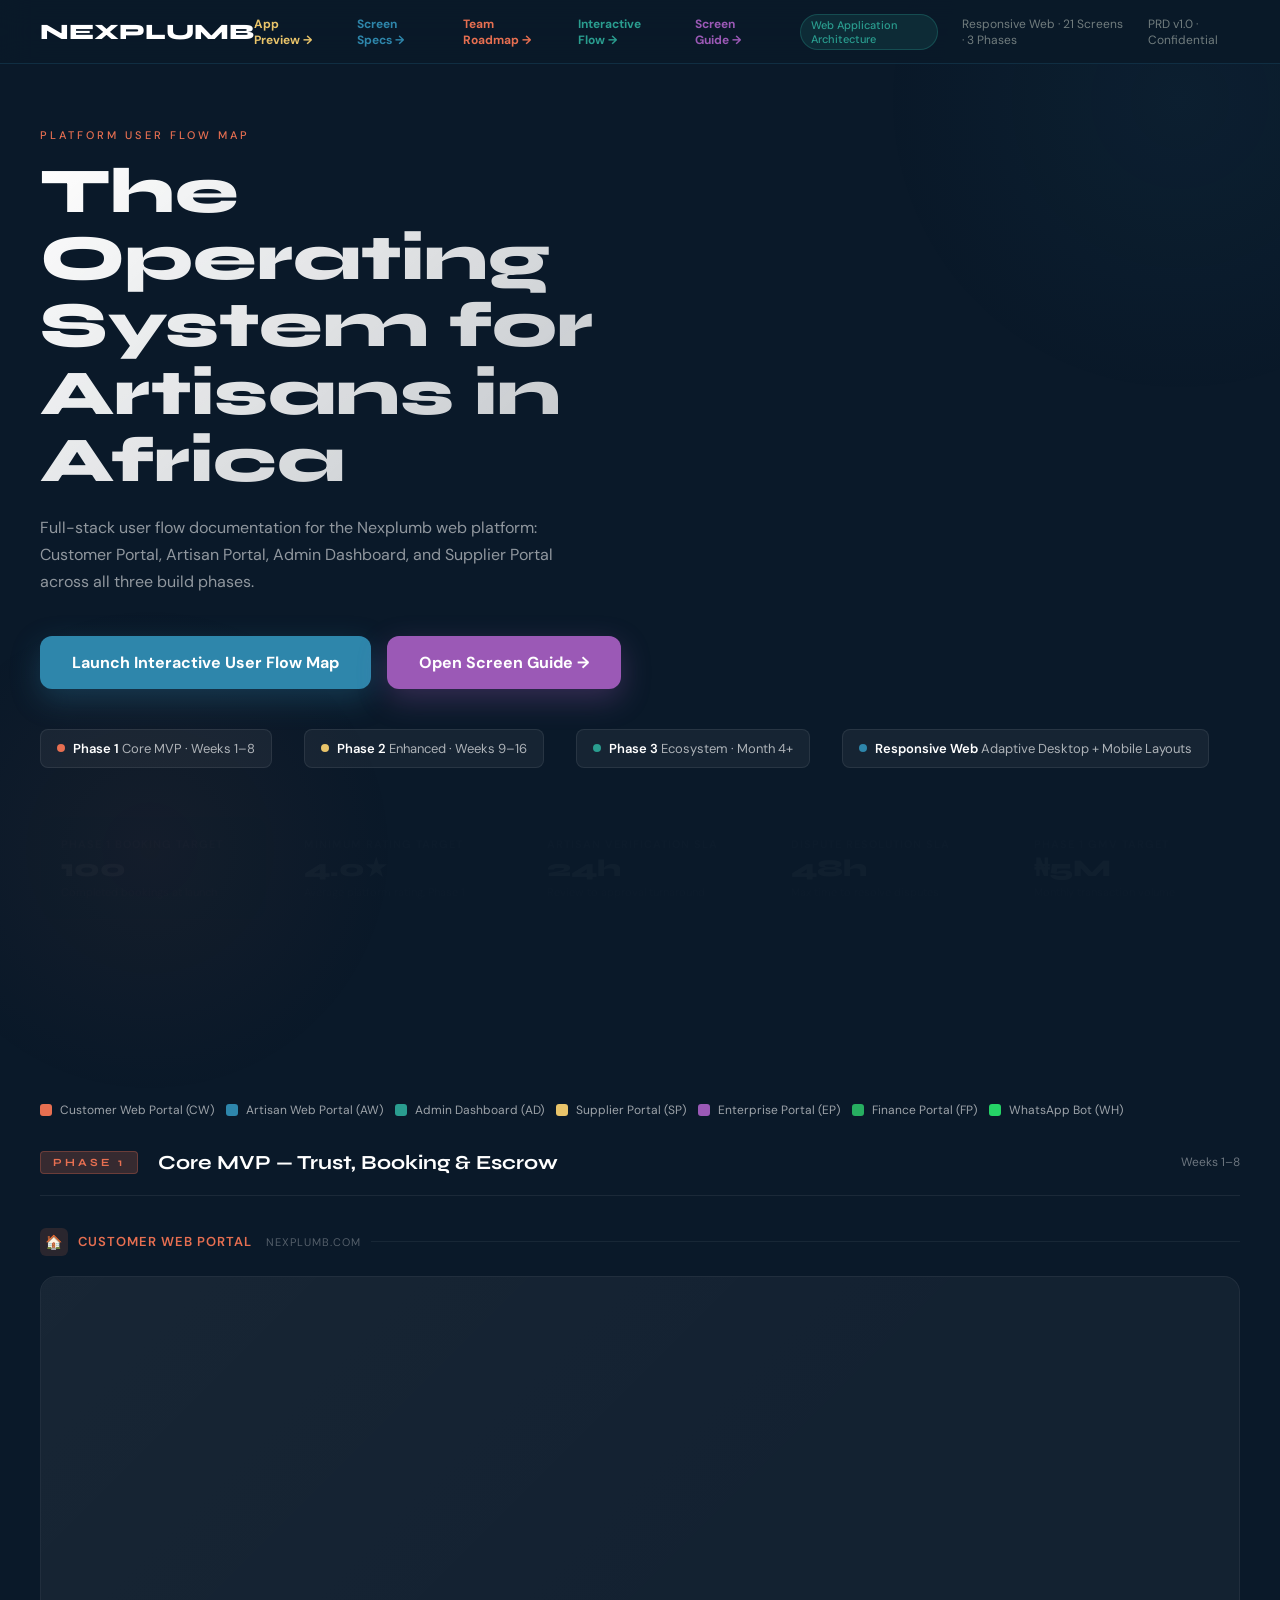
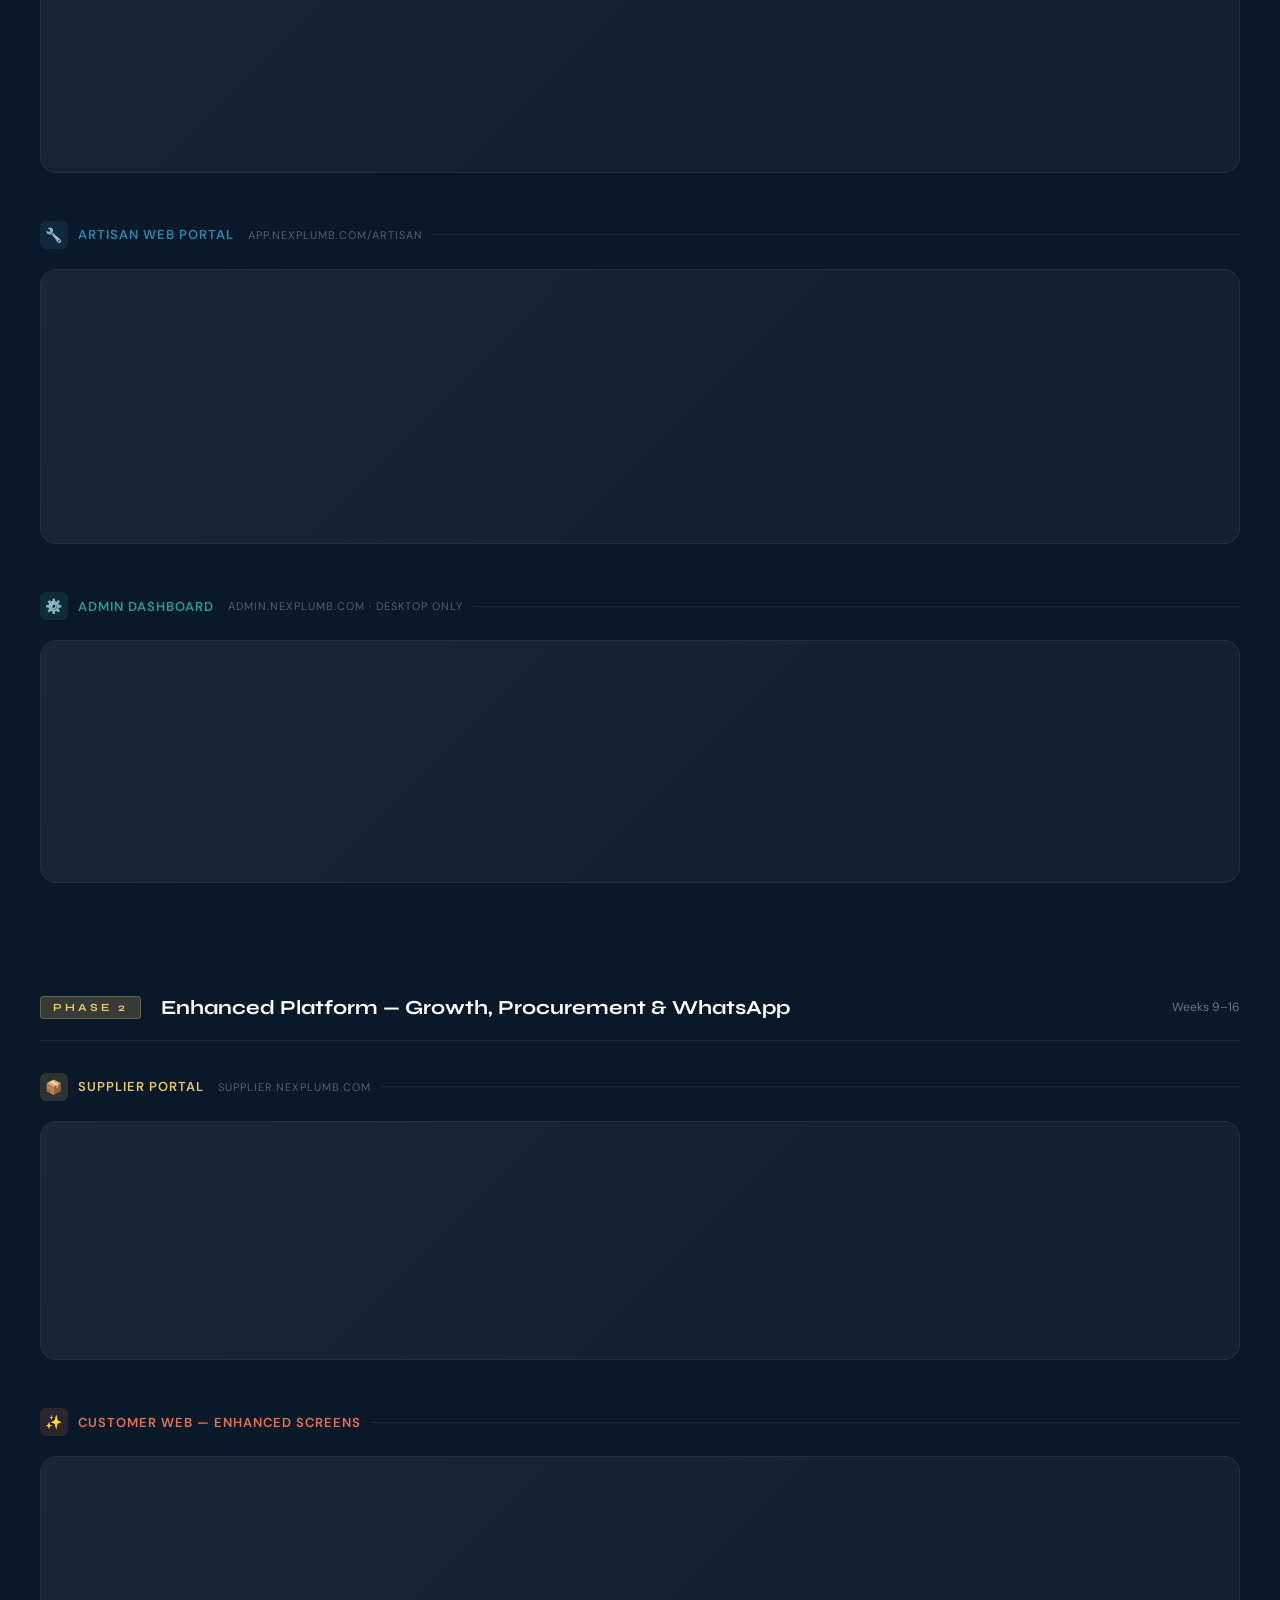
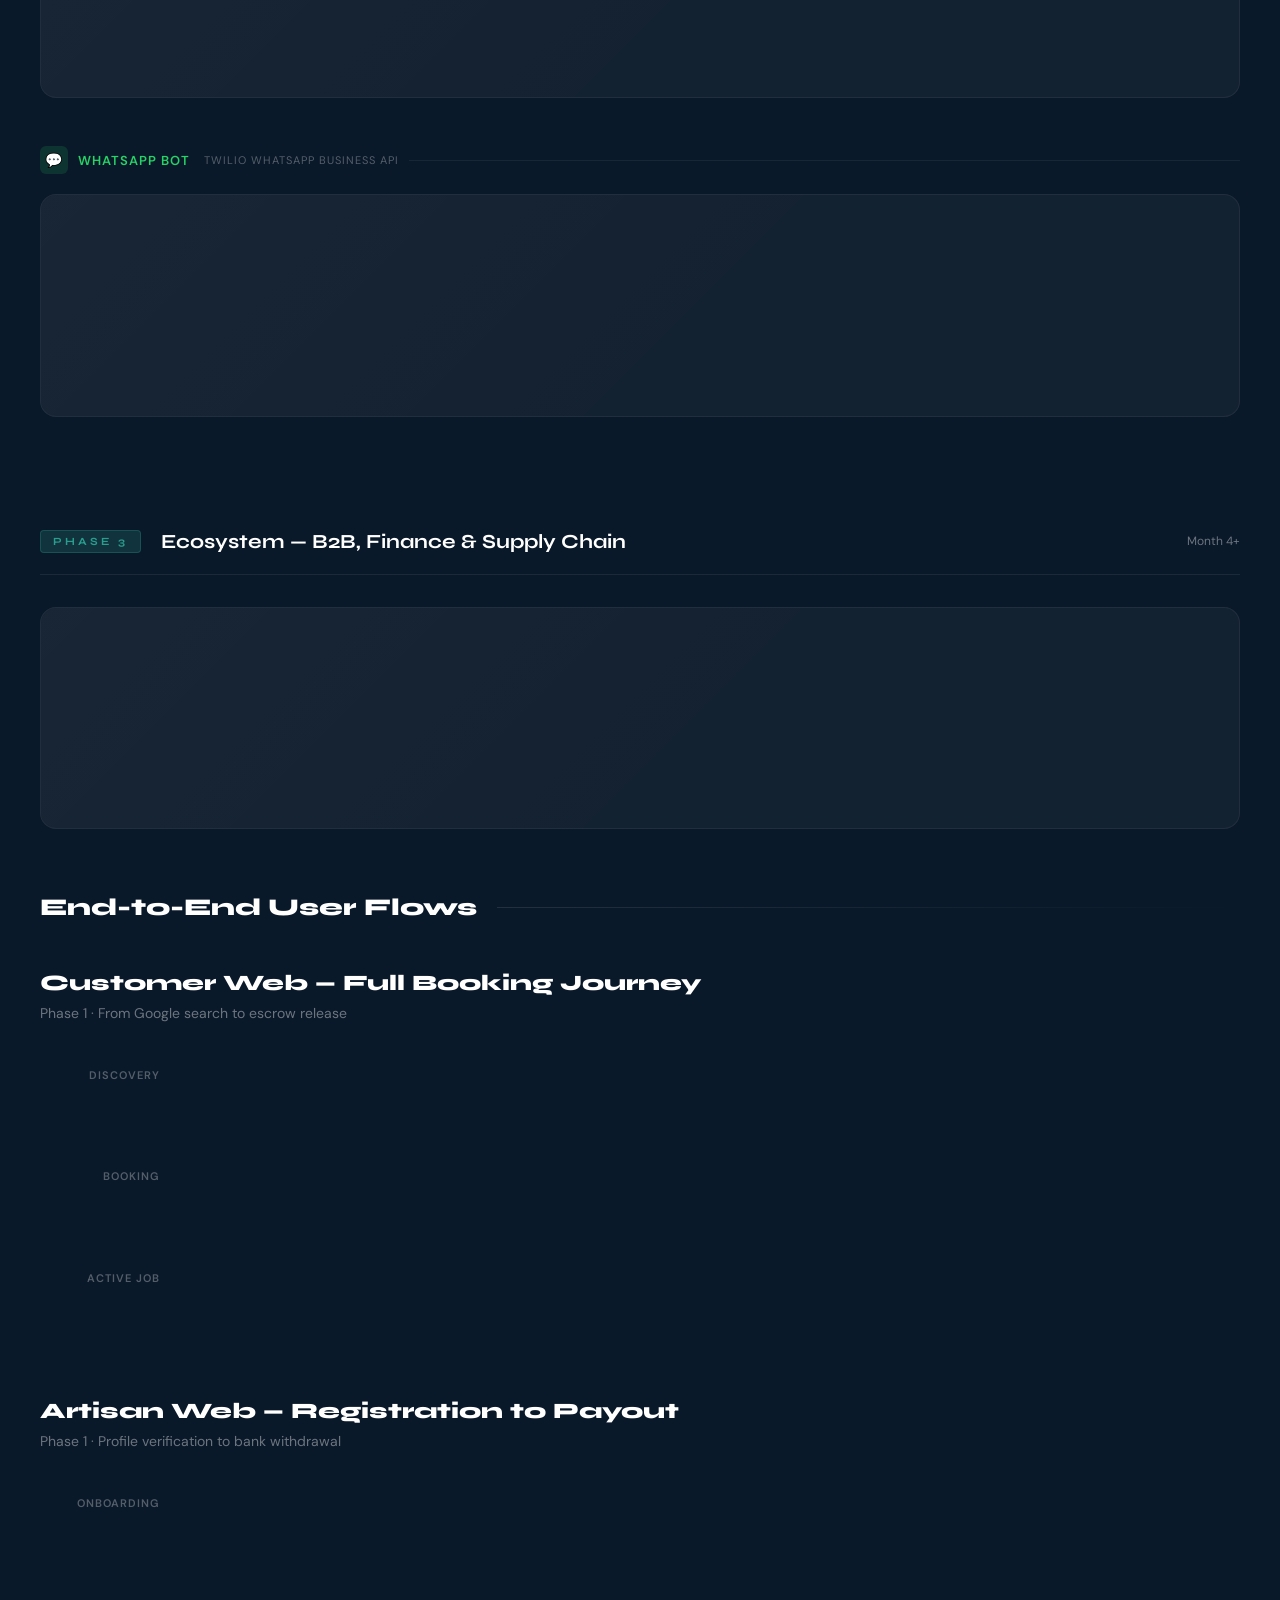
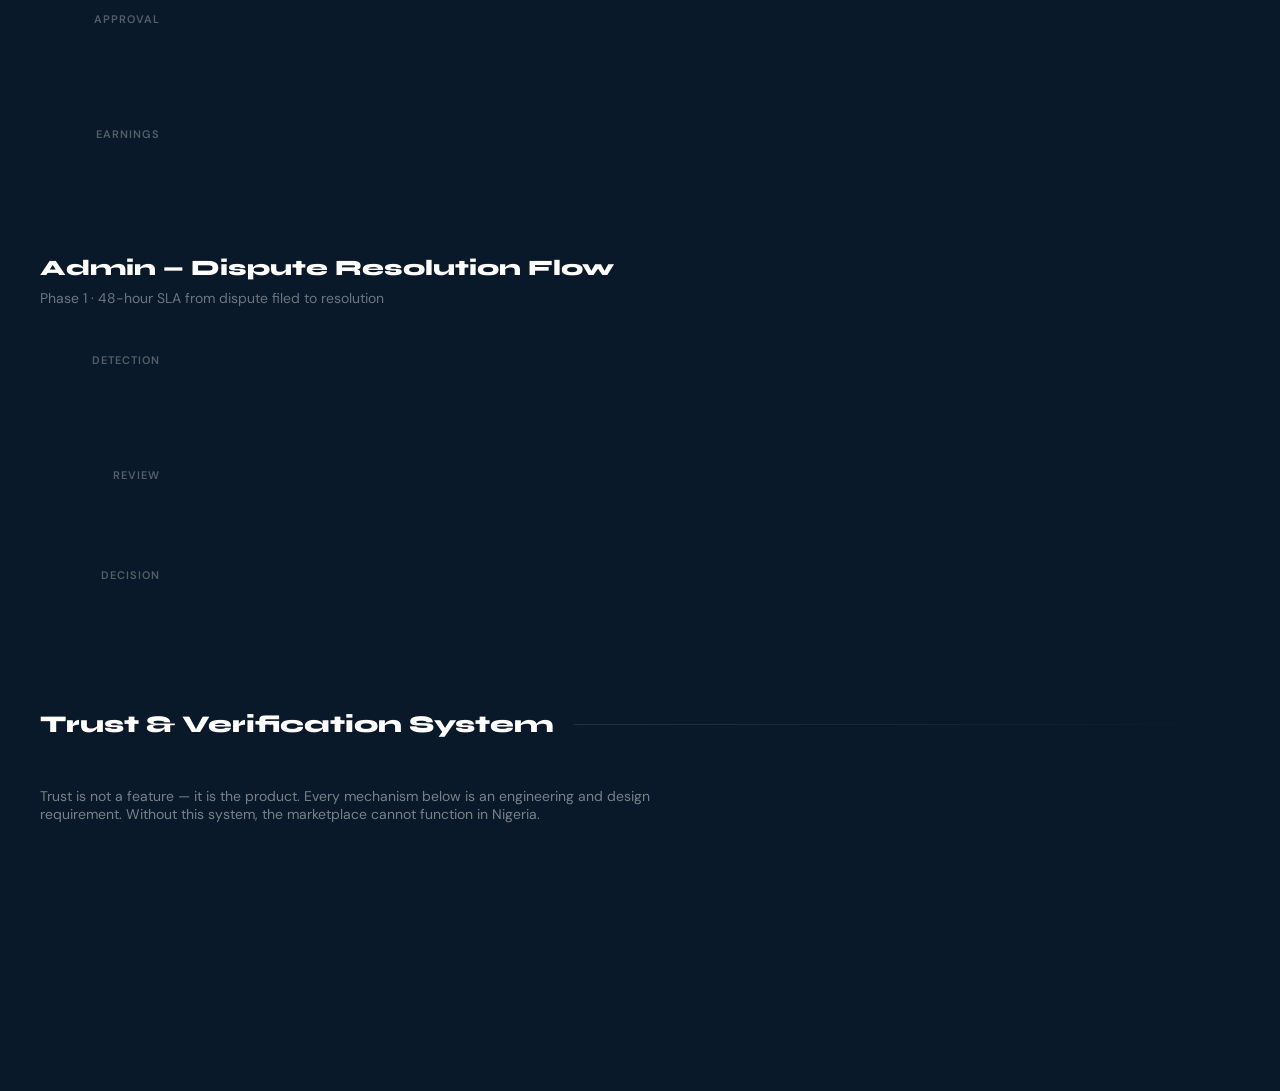
<file: index.html>
<!DOCTYPE html>
<html lang="en">
<head>
    <meta charset="UTF-8">
    <meta name="viewport" content="width=device-width, initial-scale=1.0">
    <title>Nexplumb | Professional Artisans at Your Doorstep</title>
    <meta http-equiv="refresh" content="0; url=nexplumb_userflow.html">
    <link rel="stylesheet" href="styles.css">
    <link rel="preconnect" href="https://fonts.googleapis.com">
    <link rel="preconnect" href="https://fonts.gstatic.com" crossorigin>
    <link href="https://fonts.googleapis.com/css2?family=Inter:wght@400;500;600;700;800&family=Syne:wght@700;800&display=swap" rel="stylesheet">
    <link rel="stylesheet" href="https://cdnjs.cloudflare.com/ajax/libs/font-awesome/6.4.0/css/all.min.css">
</head>
<body>

    <!-- Header / Nav -->
    <nav class="web-container" style="display: flex; justify-content: space-between; align-items: center; padding: 25px 40px;">
        <div style="font-family: 'Syne', sans-serif; font-weight: 800; font-size: 1.5rem; color: var(--navy);">
            NEX<span style="color: var(--blue);">PLUMB</span>
        </div>
        <div class="hide-on-mobile" style="display: flex; gap: 30px; align-items: center;">
            <a href="#" style="text-decoration: none; color: var(--text-primary); font-weight: 600;">Find Artisans</a>
            <a href="#" style="text-decoration: none; color: var(--text-primary); font-weight: 600;">How it Works</a>
            <a href="artisan_registration.html" style="text-decoration: none; color: var(--blue); font-weight: 700;">Join as Artisan</a>
            <a href="#" class="btn btn-outline">Login</a>
            <a href="#" class="btn btn-primary">Get Started</a>
        </div>
    </nav>

    <!-- Hero Section -->
    <section style="padding: 60px 0; background: radial-gradient(circle at top right, rgba(46, 134, 171, 0.05), transparent);">
        <div class="web-container">
            <div class="stack-on-mobile" style="display: grid; grid-template-columns: 1.2fr 1fr; gap: 60px; align-items: center;">
                <div class="animate-up">
                    <span class="badge badge-verified" style="margin-bottom: 1.5rem; display: inline-block;">Trust-Driven Marketplace</span>
                    <h1 style="font-size: 4.5rem; line-height: 1.1; margin-bottom: 2rem; color: var(--navy);">
                        Verified Artisans for Your <span style="color: var(--blue);">Modern Home.</span>
                    </h1>
                    <p style="font-size: 1.25rem; color: var(--text-secondary); margin-bottom: 3rem; max-width: 540px;">
                        The web operating system for finding, hiring, and paying professional artisans in Nigeria. Secure escrow, NIN-verified profiles.
                    </p>
                    
                    <!-- Search Bar Web -->
                    <div class="card stack-on-mobile" style="padding: 10px; border-radius: 20px; display: flex; gap: 10px; max-width: 600px; box-shadow: 0 20px 50px rgba(0,0,0,0.1);">
                        <div style="flex: 1; display: flex; align-items: center; gap: 15px; padding: 10px 20px;">
                            <i class="fas fa-search" style="color: var(--text-secondary);"></i>
                            <input type="text" placeholder="What do you need help with?" style="border: none; outline: none; width: 100%; font-size: 1rem; font-weight: 500;">
                        </div>
                        <div class="hide-on-mobile" style="width: 1px; background: var(--border);"></div>
                        <div style="flex: 0.6; display: flex; align-items: center; gap: 15px; padding: 10px 20px;">
                            <i class="fas fa-location-dot" style="color: var(--text-secondary);"></i>
                            <input type="text" placeholder="Lekki, Lagos" style="border: none; outline: none; width: 100%; font-size: 1rem; font-weight: 500;">
                        </div>
                        <a href="search.html" class="btn btn-primary" style="padding: 15px 30px;">Search</a>
                    </div>
                </div>

                <div class="animate-up" style="animation-delay: 0.2s; position: relative;">
                    <img src="https://images.unsplash.com/photo-1581094794329-c8112a89af12?q=80&w=2070&auto=format&fit=crop" 
                         alt="Professional Artisan" 
                         style="width: 100%; border-radius: 40px; box-shadow: 0 30px 60px rgba(13, 33, 55, 0.2);">
                    
                    <!-- Floating Trust Badge -->
                    <div class="card" style="position: absolute; bottom: -30px; left: -30px; padding: 20px; border-radius: 20px; display: flex; align-items: center; gap: 15px;">
                        <div style="width: 50px; height: 50px; background: var(--teal); border-radius: 50%; display: flex; align-items: center; justify-content: center; color: white; font-size: 1.5rem;">
                            <i class="fas fa-shield-check"></i>
                        </div>
                        <div>
                            <div style="font-weight: 800; color: var(--navy);">NIN Verified</div>
                            <div style="font-size: 0.8rem; color: var(--text-secondary);">100% Secure Profiles</div>
                        </div>
                    </div>
                </div>
            </div>
        </div>
    </section>

    <!-- Services Grid -->
    <section class="web-container" style="padding: 80px 0;">
        <div style="display: flex; justify-content: space-between; align-items: flex-end; margin-bottom: 3rem;">
            <div>
                <h2 style="font-size: 2.5rem; color: var(--navy);">Browse Services</h2>
                <p style="color: var(--text-secondary);">Find the right expert for your specific needs.</p>
            </div>
            <a href="#" style="color: var(--blue); font-weight: 700; text-decoration: none;">View All <i class="fas fa-arrow-right"></i></a>
        </div>

        <div class="stack-on-mobile" style="display: grid; grid-template-columns: repeat(4, 1fr); gap: 24px;">
            <!-- Service Card -->
            <div class="card animate-up" style="cursor: pointer; text-align: center; padding: 40px 20px;">
                <div style="font-size: 3rem; color: var(--blue); margin-bottom: 1.5rem;">
                    <i class="fas fa-faucet"></i>
                </div>
                <h3>Plumbing</h3>
                <p style="font-size: 0.9rem; color: var(--text-secondary); margin-top: 0.5rem;">Leakages, installations, & repairs.</p>
            </div>
            <div class="card animate-up" style="cursor: pointer; text-align: center; padding: 40px 20px; animation-delay: 0.1s;">
                <div style="font-size: 3rem; color: var(--orange); margin-bottom: 1.5rem;">
                    <i class="fas fa-bolt"></i>
                </div>
                <h3>Electrical</h3>
                <p style="font-size: 0.9rem; color: var(--text-secondary); margin-top: 0.5rem;">Wiring, lighting, & power issues.</p>
            </div>
            <div class="card animate-up" style="cursor: pointer; text-align: center; padding: 40px 20px; animation-delay: 0.2s;">
                <div style="font-size: 3rem; color: var(--teal); margin-bottom: 1.5rem;">
                    <i class="fas fa-snowflake"></i>
                </div>
                <h3>HVAC / AC</h3>
                <p style="font-size: 0.9rem; color: var(--text-secondary); margin-top: 0.5rem;">Cooling systems & ventilation.</p>
            </div>
            <div class="card animate-up" style="cursor: pointer; text-align: center; padding: 40px 20px; animation-delay: 0.3s;">
                <div style="font-size: 3rem; color: var(--amber); margin-bottom: 1.5rem;">
                    <i class="fas fa-hammer"></i>
                </div>
                <h3>Carpentry</h3>
                <p style="font-size: 0.9rem; color: var(--text-secondary); margin-top: 0.5rem;">Furniture, doors, & woodwork.</p>
            </div>
        </div>
    </section>

</body>
</html>
</file>
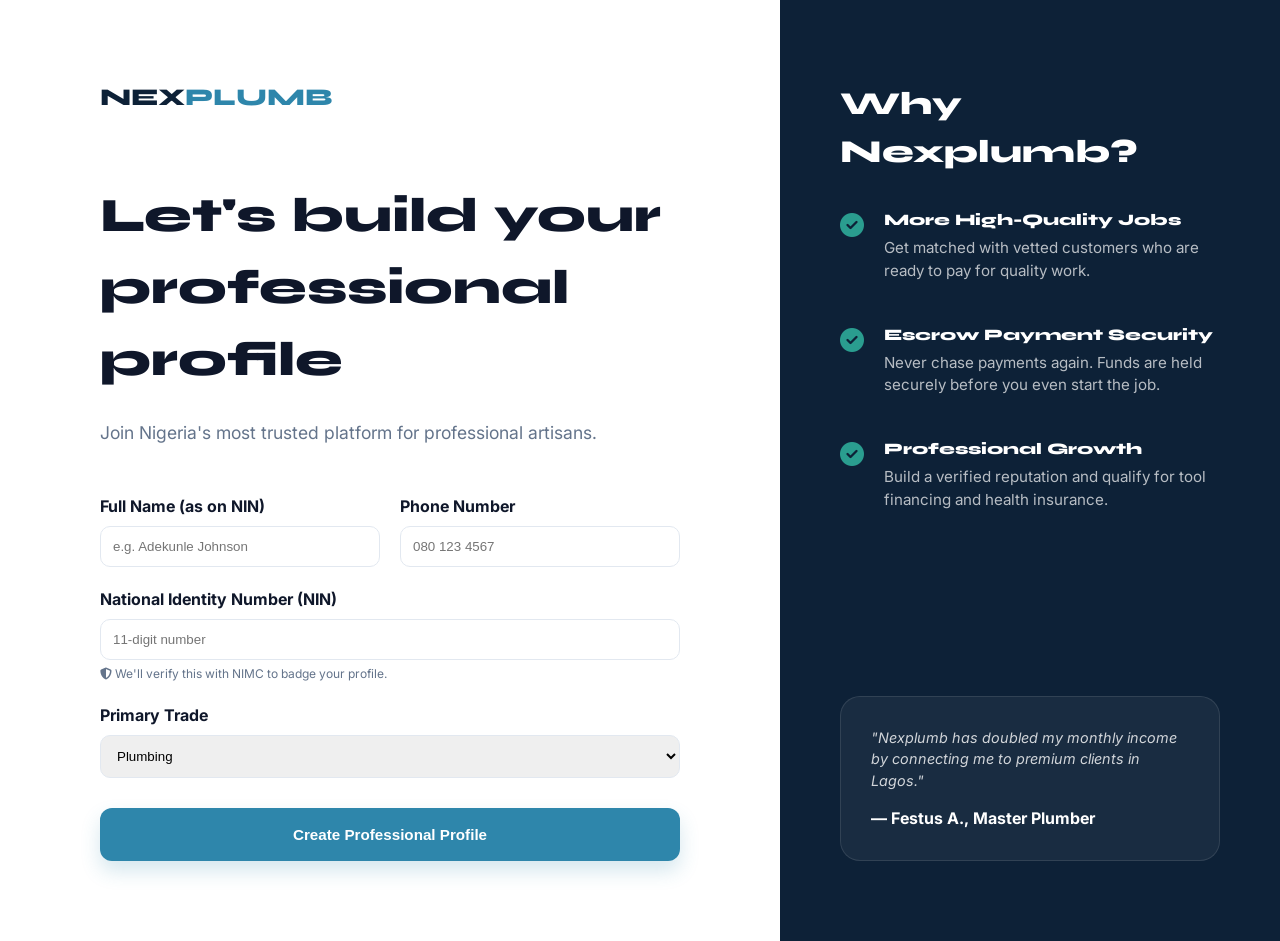
<file: artisan_registration.html>
<!DOCTYPE html>
<html lang="en">
<head>
    <meta charset="UTF-8">
    <meta name="viewport" content="width=device-width, initial-scale=1.0">
    <title>Join as an Artisan | Nexplumb Web Portal</title>
    <link rel="stylesheet" href="styles.css">
    <link rel="preconnect" href="https://fonts.googleapis.com">
    <link rel="preconnect" href="https://fonts.gstatic.com" crossorigin>
    <link href="https://fonts.googleapis.com/css2?family=Inter:wght@400;500;600;700;800&family=Syne:wght@700;800&display=swap" rel="stylesheet">
    <link rel="stylesheet" href="https://cdnjs.cloudflare.com/ajax/libs/font-awesome/6.4.0/css/all.min.css">
    <style>
        .split-layout {
            display: grid;
            grid-template-columns: 1fr 500px;
            min-height: 100vh;
        }
        .content-area {
            padding: 80px 100px;
        }
        .info-sidebar {
            background: var(--navy);
            color: white;
            padding: 80px 60px;
            display: flex;
            flex-direction: column;
            justify-content: center;
        }
    </style>
</head>
<body style="background: white;">

    <div class="split-layout">
        <main class="content-area">
            <div style="font-family: 'Syne', sans-serif; font-weight: 800; font-size: 1.5rem; color: var(--navy); margin-bottom: 4rem;">
                NEX<span style="color: var(--blue);">PLUMB</span>
            </div>

            <div class="animate-up">
                <h1 style="font-size: 3rem; margin-bottom: 1.5rem;">Let's build your professional profile</h1>
                <p style="color: var(--text-secondary); font-size: 1.1rem; margin-bottom: 3rem;">Join Nigeria's most trusted platform for professional artisans.</p>

                <form>
                    <div style="display: grid; grid-template-columns: 1fr 1fr; gap: 20px; margin-bottom: 20px;">
                        <div class="form-group">
                            <label style="display: block; font-weight: 700; margin-bottom: 8px;">Full Name (as on NIN)</label>
                            <input type="text" placeholder="e.g. Adekunle Johnson" style="width: 100%; padding: 12px; border-radius: 10px; border: 1px solid var(--border); outline: none;">
                        </div>
                        <div class="form-group">
                            <label style="display: block; font-weight: 700; margin-bottom: 8px;">Phone Number</label>
                            <input type="tel" placeholder="080 123 4567" style="width: 100%; padding: 12px; border-radius: 10px; border: 1px solid var(--border); outline: none;">
                        </div>
                    </div>

                    <div style="margin-bottom: 20px;">
                        <label style="display: block; font-weight: 700; margin-bottom: 8px;">National Identity Number (NIN)</label>
                        <input type="text" placeholder="11-digit number" style="width: 100%; padding: 12px; border-radius: 10px; border: 1px solid var(--border); outline: none;">
                        <p style="font-size: 0.75rem; color: var(--text-secondary); margin-top: 5px;"><i class="fas fa-shield-alt"></i> We'll verify this with NIMC to badge your profile.</p>
                    </div>

                    <div style="margin-bottom: 30px;">
                        <label style="display: block; font-weight: 700; margin-bottom: 8px;">Primary Trade</label>
                        <select style="width: 100%; padding: 12px; border-radius: 10px; border: 1px solid var(--border); appearance: auto;">
                            <option>Plumbing</option>
                            <option>Electrical</option>
                            <option>HVAC</option>
                            <option>Carpentry</option>
                        </select>
                    </div>

                    <button type="button" class="btn btn-primary" style="width: 100%; justify-content: center; padding: 18px;" onclick="window.location.href='artisan_dashboard.html'">Create Professional Profile</button>
                </form>
            </div>
        </main>

        <aside class="info-sidebar">
            <h2 style="font-size: 2rem; margin-bottom: 2rem;">Why Nexplumb?</h2>
            
            <div style="display: flex; flex-direction: column; gap: 40px;">
                <div style="display: flex; gap: 20px;">
                    <i class="fas fa-check-circle" style="color: var(--teal); font-size: 1.5rem; margin-top: 5px;"></i>
                    <div>
                        <h4 style="margin-bottom: 5px;">More High-Quality Jobs</h4>
                        <p style="opacity: 0.7; font-size: 0.95rem;">Get matched with vetted customers who are ready to pay for quality work.</p>
                    </div>
                </div>
                <div style="display: flex; gap: 20px;">
                    <i class="fas fa-check-circle" style="color: var(--teal); font-size: 1.5rem; margin-top: 5px;"></i>
                    <div>
                        <h4 style="margin-bottom: 5px;">Escrow Payment Security</h4>
                        <p style="opacity: 0.7; font-size: 0.95rem;">Never chase payments again. Funds are held securely before you even start the job.</p>
                    </div>
                </div>
                <div style="display: flex; gap: 20px;">
                    <i class="fas fa-check-circle" style="color: var(--teal); font-size: 1.5rem; margin-top: 5px;"></i>
                    <div>
                        <h4 style="margin-bottom: 5px;">Professional Growth</h4>
                        <p style="opacity: 0.7; font-size: 0.95rem;">Build a verified reputation and qualify for tool financing and health insurance.</p>
                    </div>
                </div>
            </div>

            <div style="margin-top: auto; padding: 30px; background: rgba(255,255,255,0.05); border-radius: 20px; border: 1px solid rgba(255,255,255,0.1);">
                <p style="font-size: 0.9rem; opacity: 0.8; font-style: italic;">"Nexplumb has doubled my monthly income by connecting me to premium clients in Lagos."</p>
                <div style="margin-top: 15px; font-weight: 700;">— Festus A., Master Plumber</div>
            </div>
        </aside>
    </div>

</body>
</html>
</file>
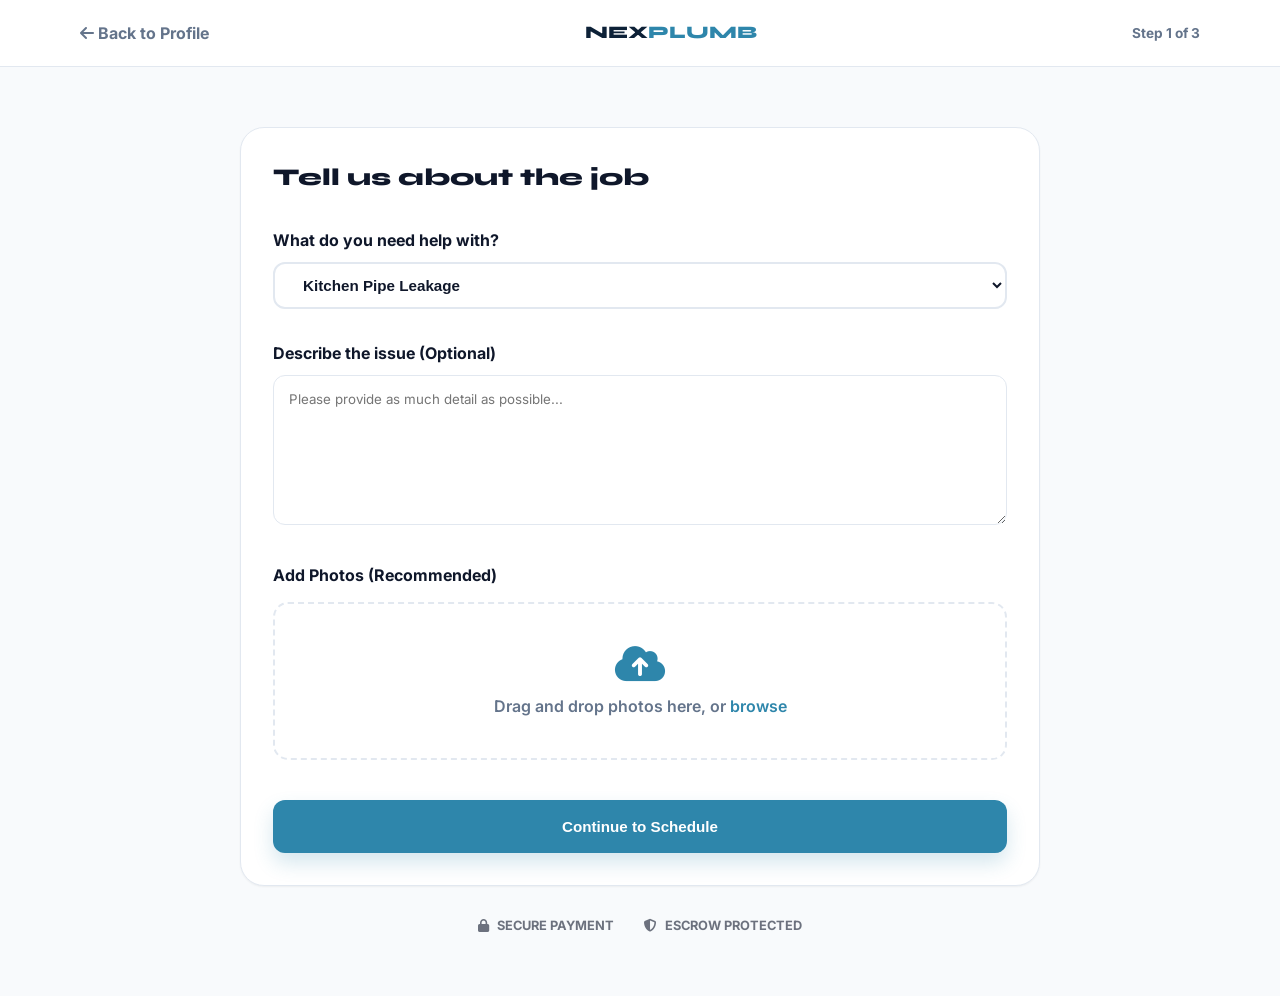
<file: booking.html>
<!DOCTYPE html>
<html lang="en">
<head>
    <meta charset="UTF-8">
    <meta name="viewport" content="width=device-width, initial-scale=1.0">
    <title>Book Artisan | Nexplumb</title>
    <link rel="stylesheet" href="styles.css">
    <link rel="preconnect" href="https://fonts.googleapis.com">
    <link rel="preconnect" href="https://fonts.gstatic.com" crossorigin>
    <link href="https://fonts.googleapis.com/css2?family=Inter:wght@400;500;600;700;800&family=Syne:wght@700;800&display=swap" rel="stylesheet">
    <link rel="stylesheet" href="https://cdnjs.cloudflare.com/ajax/libs/font-awesome/6.4.0/css/all.min.css">
</head>
<body style="background: var(--light-gray);">

    <header style="padding: 20px 40px; background: white; border-bottom: 1px solid var(--border);">
        <div class="web-container" style="display: flex; align-items: center; justify-content: space-between;">
            <a href="profile.html" style="text-decoration: none; color: var(--text-secondary); font-weight: 700;"><i class="fas fa-arrow-left"></i> Back to Profile</a>
            <div style="font-family: 'Syne', sans-serif; font-weight: 800; font-size: 1.1rem; color: var(--navy);">
                NEX<span style="color: var(--blue);">PLUMB</span>
            </div>
            <div style="font-size: 0.85rem; font-weight: 700; color: var(--text-secondary);">Step 1 of 3</div>
        </div>
    </header>

    <main class="web-container" style="padding: 60px 0; max-width: 800px;">
        <div class="card animate-up">
            <h2 style="margin-bottom: 2rem;">Tell us about the job</h2>
            
            <form>
                <div style="margin-bottom: 2rem;">
                    <label style="display: block; font-weight: 700; margin-bottom: 10px;">What do you need help with?</label>
                    <select class="btn btn-outline" style="width: 100%; text-align: left; appearance: auto;">
                        <option>Kitchen Pipe Leakage</option>
                        <option>Bathroom Installation</option>
                        <option>Septic Tank Issue</option>
                        <option>General Maintenance</option>
                        <option>Other</option>
                    </select>
                </div>

                <div style="margin-bottom: 2rem;">
                    <label style="display: block; font-weight: 700; margin-bottom: 10px;">Describe the issue (Optional)</label>
                    <textarea style="width: 100%; height: 150px; border-radius: 12px; border: 1px solid var(--border); padding: 15px; outline: none; font-family: inherit;" placeholder="Please provide as much detail as possible..."></textarea>
                </div>

                <div style="margin-bottom: 2.5rem;">
                    <label style="display: block; font-weight: 700; margin-bottom: 15px;">Add Photos (Recommended)</label>
                    <div style="border: 2px dashed var(--border); border-radius: 15px; padding: 40px; text-align: center; color: var(--text-secondary);">
                        <i class="fas fa-cloud-upload-alt" style="font-size: 2.5rem; color: var(--blue); margin-bottom: 10px;"></i>
                        <p style="font-weight: 600;">Drag and drop photos here, or <span style="color: var(--blue); cursor: pointer;">browse</span></p>
                    </div>
                </div>

                <div style="display: flex; gap: 20px;">
                    <button type="button" class="btn btn-primary" style="flex: 1; justify-content: center; padding: 18px;" onclick="window.location.href='#'">Continue to Schedule</button>
                </div>
            </form>
        </div>
        
        <div style="margin-top: 30px; display: flex; align-items: center; justify-content: center; gap: 30px; opacity: 0.6;">
            <div style="display: flex; align-items: center; gap: 8px; font-size: 0.8rem; font-weight: 700;"><i class="fas fa-lock"></i> SECURE PAYMENT</div>
            <div style="display: flex; align-items: center; gap: 8px; font-size: 0.8rem; font-weight: 700;"><i class="fas fa-shield-alt"></i> ESCROW PROTECTED</div>
        </div>
    </main>

</body>
</html>
</file>
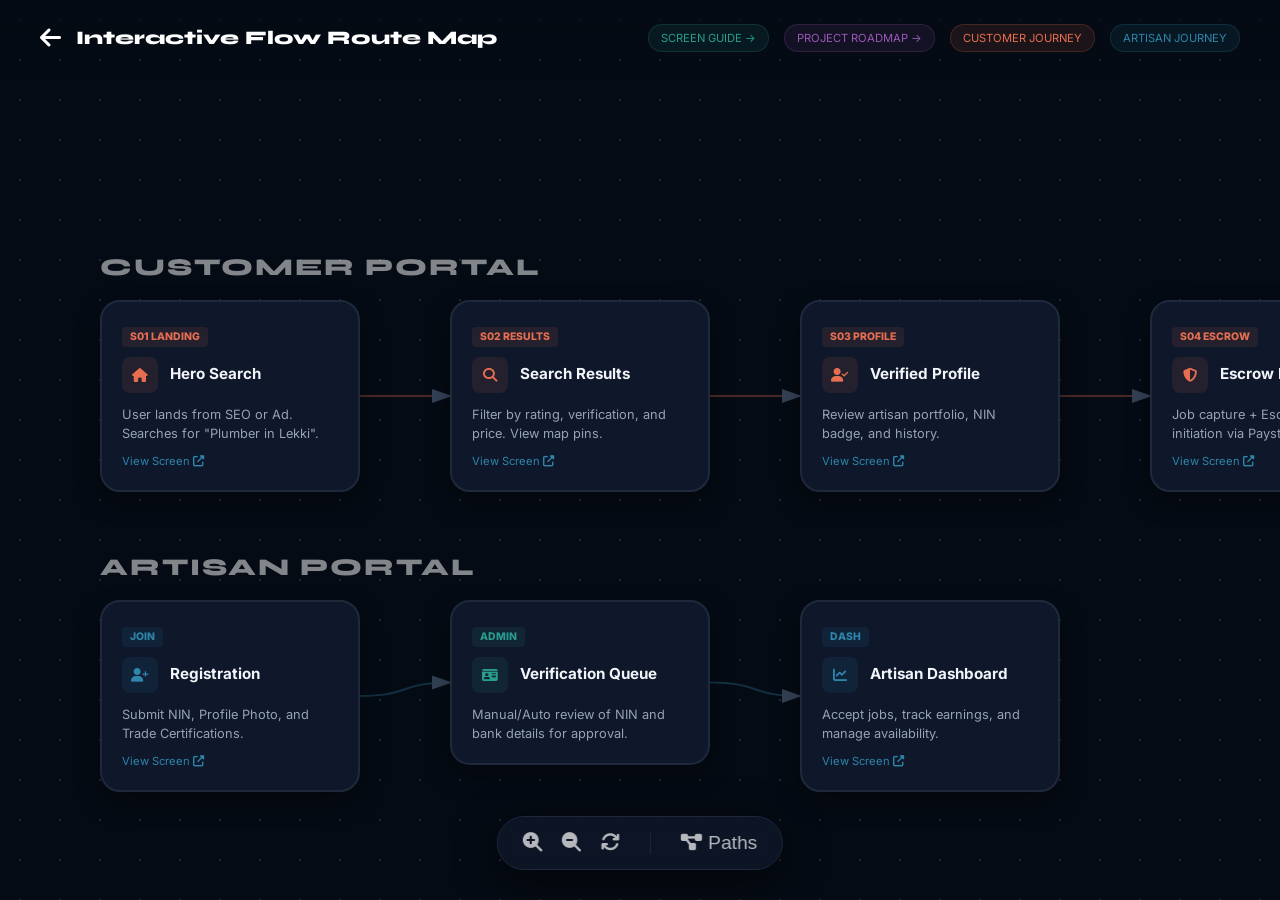
<file: flow.html>
<!DOCTYPE html>
<html lang="en">
<head>
    <meta charset="UTF-8">
    <meta name="viewport" content="width=device-width, initial-scale=1.0">
    <title>Nexplumb | Web Application Flow Map</title>
    <link rel="stylesheet" href="styles.css">
    <link rel="preconnect" href="https://fonts.googleapis.com">
    <link rel="preconnect" href="https://fonts.gstatic.com" crossorigin>
    <link href="https://fonts.googleapis.com/css2?family=Inter:wght@400;500;600;700;800&family=Syne:wght@700;800&display=swap" rel="stylesheet">
    <link rel="stylesheet" href="https://cdnjs.cloudflare.com/ajax/libs/font-awesome/6.4.0/css/all.min.css">
    <style>
        :root {
            --flow-bg: #050b14;
            --node-bg: #0f172a;
            --node-border: #1e293b;
            --line-color: #334155;
            --customer-accent: #e76f51;
            --artisan-accent: #2e86ab;
            --admin-accent: #2a9d8f;
        }

        body {
            background: var(--flow-bg);
            color: white;
            font-family: 'Inter', sans-serif;
            overflow: hidden; /* Canvas style */
            height: 100vh;
            width: 100vw;
        }

        .flow-canvas {
            width: 3000px;
            height: 2000px;
            position: relative;
            padding: 100px;
            background-image: 
                radial-gradient(var(--node-border) 1px, transparent 1px);
            background-size: 40px 40px;
            transform-origin: 0 0;
            transition: transform 0.1s ease-out;
            cursor: grab;
        }

        .flow-canvas:active { cursor: grabbing; }

        /* UI Controls */
        .controls {
            position: fixed;
            bottom: 30px;
            left: 50%;
            transform: translateX(-50%);
            background: rgba(15, 23, 42, 0.8);
            backdrop-filter: blur(12px);
            padding: 15px 25px;
            border-radius: 99px;
            border: 1px solid var(--node-border);
            display: flex;
            gap: 20px;
            z-index: 1000;
            box-shadow: 0 10px 40px rgba(0,0,0,0.5);
        }

        .control-btn {
            background: none;
            border: none;
            color: white;
            cursor: pointer;
            font-size: 1.2rem;
            opacity: 0.7;
            transition: 0.3s;
        }

        .control-btn:hover { opacity: 1; color: var(--blue); }

        /* Nodes */
        .node {
            position: absolute;
            width: 260px;
            background: var(--node-bg);
            border: 2px solid var(--node-border);
            border-radius: 20px;
            padding: 20px;
            box-shadow: 0 10px 25px rgba(0,0,0,0.3);
            transition: 0.3s;
            z-index: 10;
        }

        .node:hover {
            border-color: var(--blue);
            transform: scale(1.02);
            box-shadow: 0 15px 40px rgba(46, 134, 171, 0.2);
        }

        .node-header {
            display: flex;
            align-items: center;
            gap: 12px;
            margin-bottom: 12px;
        }

        .node-icon {
            width: 36px;
            height: 36px;
            border-radius: 8px;
            display: flex;
            align-items: center;
            justify-content: center;
            font-size: 14px;
        }

        .node-title {
            font-weight: 700;
            font-size: 0.95rem;
            color: #f1f5f9;
        }

        .node-desc {
            font-size: 0.8rem;
            color: #94a3b8;
            line-height: 1.5;
        }

        .node-tag {
            display: inline-block;
            font-size: 0.65rem;
            font-weight: 800;
            text-transform: uppercase;
            padding: 2px 8px;
            border-radius: 4px;
            margin-bottom: 10px;
        }

        /* Group Labels */
        .group-label {
            position: absolute;
            font-family: 'Syne', sans-serif;
            font-size: 1.5rem;
            font-weight: 800;
            opacity: 0.5;
            letter-spacing: 2px;
        }

        /* Connections (Simplified as SVG) */
        .connection-layer {
            position: absolute;
            top: 0; left: 0;
            width: 100%; height: 100%;
            pointer-events: none;
            z-index: 1;
        }

        /* Colors */
        .customer .node-icon { background: rgba(231, 111, 81, 0.1); color: var(--customer-accent); }
        .customer .node-tag { background: rgba(231, 111, 81, 0.1); color: var(--customer-accent); }
        
        .artisan .node-icon { background: rgba(46, 134, 171, 0.1); color: var(--artisan-accent); }
        .artisan .node-tag { background: rgba(46, 134, 171, 0.1); color: var(--artisan-accent); }

        .admin .node-icon { background: rgba(42, 157, 143, 0.1); color: var(--admin-accent); }
        .admin .node-tag { background: rgba(42, 157, 143, 0.1); color: var(--admin-accent); }

        /* Layout Positions */
        #node-cw1 { left: 100px; top: 300px; }
        #node-cw2 { left: 450px; top: 300px; }
        #node-cw3 { left: 800px; top: 300px; }
        #node-cw4 { left: 1150px; top: 300px; }
        #node-cw5 { left: 1500px; top: 300px; }
        #node-cw6 { left: 1850px; top: 300px; }

        #node-aw1 { left: 100px; top: 600px; }
        #node-ad3 { left: 450px; top: 600px; }
        #node-aw2 { left: 800px; top: 600px; }

        #node-ad1 { left: 450px; top: 850px; }

    </style>
</head>
<body>

    <!-- Header UI -->
    <div style="position: fixed; top: 0; left: 0; right: 0; padding: 20px 40px; display: flex; justify-content: space-between; align-items: center; z-index: 1000; background: linear-gradient(to bottom, rgba(5,11,20,0.9), transparent);">
        <div style="display: flex; align-items: center; gap: 15px;">
            <a href="nexplumb_userflow.html" style="color: white; text-decoration: none; font-size: 1.5rem;"><i class="fas fa-arrow-left"></i></a>
            <h1 style="font-family: 'Syne', sans-serif; font-size: 1.2rem; margin: 0;">Interactive Flow Route Map</h1>
        </div>
        <div style="display: flex; gap: 15px;">
            <a href="nexplumb-screen-guide.html" style="text-decoration: none;"><div class="stat-chip" style="background: rgba(42, 157, 143, 0.1); border: 1px solid rgba(42, 157, 143, 0.2); color: var(--admin-accent); font-size: 0.7rem; padding: 5px 12px; border-radius: 20px;">SCREEN GUIDE →</div></a>
            <a href="team_roadmap.html" style="text-decoration: none;"><div class="stat-chip" style="background: rgba(155, 89, 182, 0.1); border: 1px solid rgba(155, 89, 182, 0.2); color: #9B59B6; font-size: 0.7rem; padding: 5px 12px; border-radius: 20px;">PROJECT ROADMAP →</div></a>
            <div class="stat-chip" style="background: rgba(231,111,81,0.1); border: 1px solid rgba(231,111,81,0.2); color: var(--customer-accent); font-size: 0.7rem; padding: 5px 12px; border-radius: 20px;">CUSTOMER JOURNEY</div>
            <div class="stat-chip" style="background: rgba(46,134,171,0.1); border: 1px solid rgba(46,134,171,0.2); color: var(--artisan-accent); font-size: 0.7rem; padding: 5px 12px; border-radius: 20px;">ARTISAN JOURNEY</div>
        </div>
    </div>

    <!-- The Canvas -->
    <div id="canvas-container" style="width: 100vw; height: 100vh; overflow: auto;">
        <div class="flow-canvas" id="canvas">
            
            <svg class="connection-layer" id="svg-layer">
                <!-- Connections will be rendered here by JS -->
            </svg>

            <div class="group-label" style="left: 100px; top: 250px;">CUSTOMER PORTAL</div>
            
            <!-- Customer Nodes -->
            <div class="node customer" id="node-cw1">
                <span class="node-tag">S01 Landing</span>
                <div class="node-header">
                    <div class="node-icon"><i class="fas fa-home"></i></div>
                    <div class="node-title">Hero Search</div>
                </div>
                <p class="node-desc">User lands from SEO or Ad. Searches for "Plumber in Lekki".</p>
                <a href="index.html" style="font-size: 0.7rem; color: var(--blue); margin-top: 10px; display: block; text-decoration: none;">View Screen <i class="fas fa-external-link-alt"></i></a>
            </div>

            <div class="node customer" id="node-cw2">
                <span class="node-tag">S02 Results</span>
                <div class="node-header">
                    <div class="node-icon"><i class="fas fa-search"></i></div>
                    <div class="node-title">Search Results</div>
                </div>
                <p class="node-desc">Filter by rating, verification, and price. View map pins.</p>
                <a href="search.html" style="font-size: 0.7rem; color: var(--blue); margin-top: 10px; display: block; text-decoration: none;">View Screen <i class="fas fa-external-link-alt"></i></a>
            </div>

            <div class="node customer" id="node-cw3">
                <span class="node-tag">S03 Profile</span>
                <div class="node-header">
                    <div class="node-icon"><i class="fas fa-user-check"></i></div>
                    <div class="node-title">Verified Profile</div>
                </div>
                <p class="node-desc">Review artisan portfolio, NIN badge, and history.</p>
                <a href="profile.html" style="font-size: 0.7rem; color: var(--blue); margin-top: 10px; display: block; text-decoration: none;">View Screen <i class="fas fa-external-link-alt"></i></a>
            </div>

            <div class="node customer" id="node-cw4">
                <span class="node-tag">S04 Escrow</span>
                <div class="node-header">
                    <div class="node-icon"><i class="fas fa-shield-alt"></i></div>
                    <div class="node-title">Escrow Booking</div>
                </div>
                <p class="node-desc">Job capture + Escrow payment initiation via Paystack.</p>
                <a href="booking.html" style="font-size: 0.7rem; color: var(--blue); margin-top: 10px; display: block; text-decoration: none;">View Screen <i class="fas fa-external-link-alt"></i></a>
            </div>

            <div class="node customer" id="node-cw5">
                <span class="node-tag">S05 Tracking</span>
                <div class="node-header">
                    <div class="node-icon"><i class="fas fa-map-marker-alt"></i></div>
                    <div class="node-title">Live Tracking</div>
                </div>
                <p class="node-desc">Monitor artisan ETA and real-time GPS coordinates.</p>
                <a href="tracking.html" style="font-size: 0.7rem; color: var(--blue); margin-top: 10px; display: block; text-decoration: none;">View Screen <i class="fas fa-external-link-alt"></i></a>
            </div>

            <div class="node customer" id="node-cw6">
                <span class="node-tag">S06 Dashboard</span>
                <div class="node-header">
                    <div class="node-icon"><i class="fas fa-th"></i></div>
                    <div class="node-title">Job History</div>
                </div>
                <p class="node-desc">Manage past bookings, receipts, and re-hire artisans.</p>
                <a href="dashboard.html" style="font-size: 0.7rem; color: var(--blue); margin-top: 10px; display: block; text-decoration: none;">View Screen <i class="fas fa-external-link-alt"></i></a>
            </div>

            <div class="group-label" style="left: 100px; top: 550px;">ARTISAN PORTAL</div>

            <!-- Artisan Nodes -->
            <div class="node artisan" id="node-aw1">
                <span class="node-tag">Join</span>
                <div class="node-header">
                    <div class="node-icon"><i class="fas fa-user-plus"></i></div>
                    <div class="node-title">Registration</div>
                </div>
                <p class="node-desc">Submit NIN, Profile Photo, and Trade Certifications.</p>
                <a href="artisan_registration.html" style="font-size: 0.7rem; color: var(--blue); margin-top: 10px; display: block; text-decoration: none;">View Screen <i class="fas fa-external-link-alt"></i></a>
            </div>

            <div class="node admin" id="node-ad3">
                <span class="node-tag">Admin</span>
                <div class="node-header">
                    <div class="node-icon"><i class="fas fa-id-card"></i></div>
                    <div class="node-title">Verification Queue</div>
                </div>
                <p class="node-desc">Manual/Auto review of NIN and bank details for approval.</p>
            </div>

            <div class="node artisan" id="node-aw2">
                <span class="node-tag">Dash</span>
                <div class="node-header">
                    <div class="node-icon"><i class="fas fa-chart-line"></i></div>
                    <div class="node-title">Artisan Dashboard</div>
                </div>
                <p class="node-desc">Accept jobs, track earnings, and manage availability.</p>
                <a href="artisan_dashboard.html" style="font-size: 0.7rem; color: var(--blue); margin-top: 10px; display: block; text-decoration: none;">View Screen <i class="fas fa-external-link-alt"></i></a>
            </div>

        </div>
    </div>

    <!-- UI Controls -->
    <div class="controls">
        <button class="control-btn" onclick="zoom(0.1)"><i class="fas fa-search-plus"></i></button>
        <button class="control-btn" onclick="zoom(-0.1)"><i class="fas fa-search-minus"></i></button>
        <button class="control-btn" onclick="resetZoom()"><i class="fas fa-sync"></i></button>
        <div style="width: 1px; background: var(--node-border); margin: 0 10px;"></div>
        <button class="control-btn" onclick="togglePaths()"><i class="fas fa-project-diagram"></i> Paths</button>
    </div>

    <script>
        let scale = 0.8;
        const canvas = document.getElementById('canvas');
        const svgLayer = document.getElementById('svg-layer');

        function zoom(delta) {
            scale += delta;
            canvas.style.transform = `scale(${scale})`;
        }

        function resetZoom() {
            scale = 0.8;
            canvas.style.transform = `scale(${scale})`;
        }

        function drawLine(startElId, endElId, color) {
            const start = document.getElementById(startElId);
            const end = document.getElementById(endElId);
            
            const x1 = start.offsetLeft + start.offsetWidth;
            const y1 = start.offsetTop + (start.offsetHeight / 2);
            
            const x2 = end.offsetLeft;
            const y2 = end.offsetTop + (end.offsetHeight / 2);

            const path = document.createElementNS("http://www.w3.org/2000/svg", "path");
            const d = `M ${x1} ${y1} C ${x1 + 50} ${y1}, ${x2 - 50} ${y2}, ${x2} ${y2}`;
            
            path.setAttribute("d", d);
            path.setAttribute("stroke", color);
            path.setAttribute("stroke-width", "2");
            path.setAttribute("fill", "none");
            path.setAttribute("marker-end", "url(#arrowhead)");
            
            svgLayer.appendChild(path);
        }

        // Initialize connections
        window.onload = () => {
            // Add Arrowhead marker
            const defs = document.createElementNS("http://www.w3.org/2000/svg", "defs");
            const marker = document.createElementNS("http://www.w3.org/2000/svg", "marker");
            marker.setAttribute("id", "arrowhead");
            marker.setAttribute("markerWidth", "10");
            marker.setAttribute("markerHeight", "7");
            marker.setAttribute("refX", "9");
            marker.setAttribute("refY", "3.5");
            marker.setAttribute("orient", "auto");
            const polygon = document.createElementNS("http://www.w3.org/2000/svg", "polygon");
            polygon.setAttribute("points", "0 0, 10 3.5, 0 7");
            polygon.setAttribute("fill", "#334155");
            marker.appendChild(polygon);
            defs.appendChild(marker);
            svgLayer.appendChild(defs);

            // Draw Paths
            drawLine('node-cw1', 'node-cw2', 'rgba(231,111,81,0.3)');
            drawLine('node-cw2', 'node-cw3', 'rgba(231,111,81,0.3)');
            drawLine('node-cw3', 'node-cw4', 'rgba(231,111,81,0.3)');
            drawLine('node-cw4', 'node-cw5', 'rgba(231,111,81,0.3)');
            drawLine('node-cw5', 'node-cw6', 'rgba(231,111,81,0.3)');

            drawLine('node-aw1', 'node-ad3', 'rgba(46,134,171,0.3)');
            drawLine('node-ad3', 'node-aw2', 'rgba(46,134,171,0.3)');
        };

        // Pan capability
        let isPanning = false;
        let startX, startY, scrollLeft, scrollTop;
        const container = document.getElementById('canvas-container');

        container.addEventListener('mousedown', (e) => {
            isPanning = true;
            startX = e.pageX - container.offsetLeft;
            startY = e.pageY - container.offsetTop;
            scrollLeft = container.scrollLeft;
            scrollTop = container.scrollTop;
        });

        container.addEventListener('mouseleave', () => isPanning = false);
        container.addEventListener('mouseup', () => isPanning = false);

        container.addEventListener('mousemove', (e) => {
            if (!isPanning) return;
            e.preventDefault();
            const x = e.pageX - container.offsetLeft;
            const y = e.pageY - container.offsetTop;
            const walkX = (x - startX) * 2;
            const walkY = (y - startY) * 2;
            container.scrollLeft = scrollLeft - walkX;
            container.scrollTop = scrollTop - walkY;
        });
    </script>
</body>
</html>
</file>
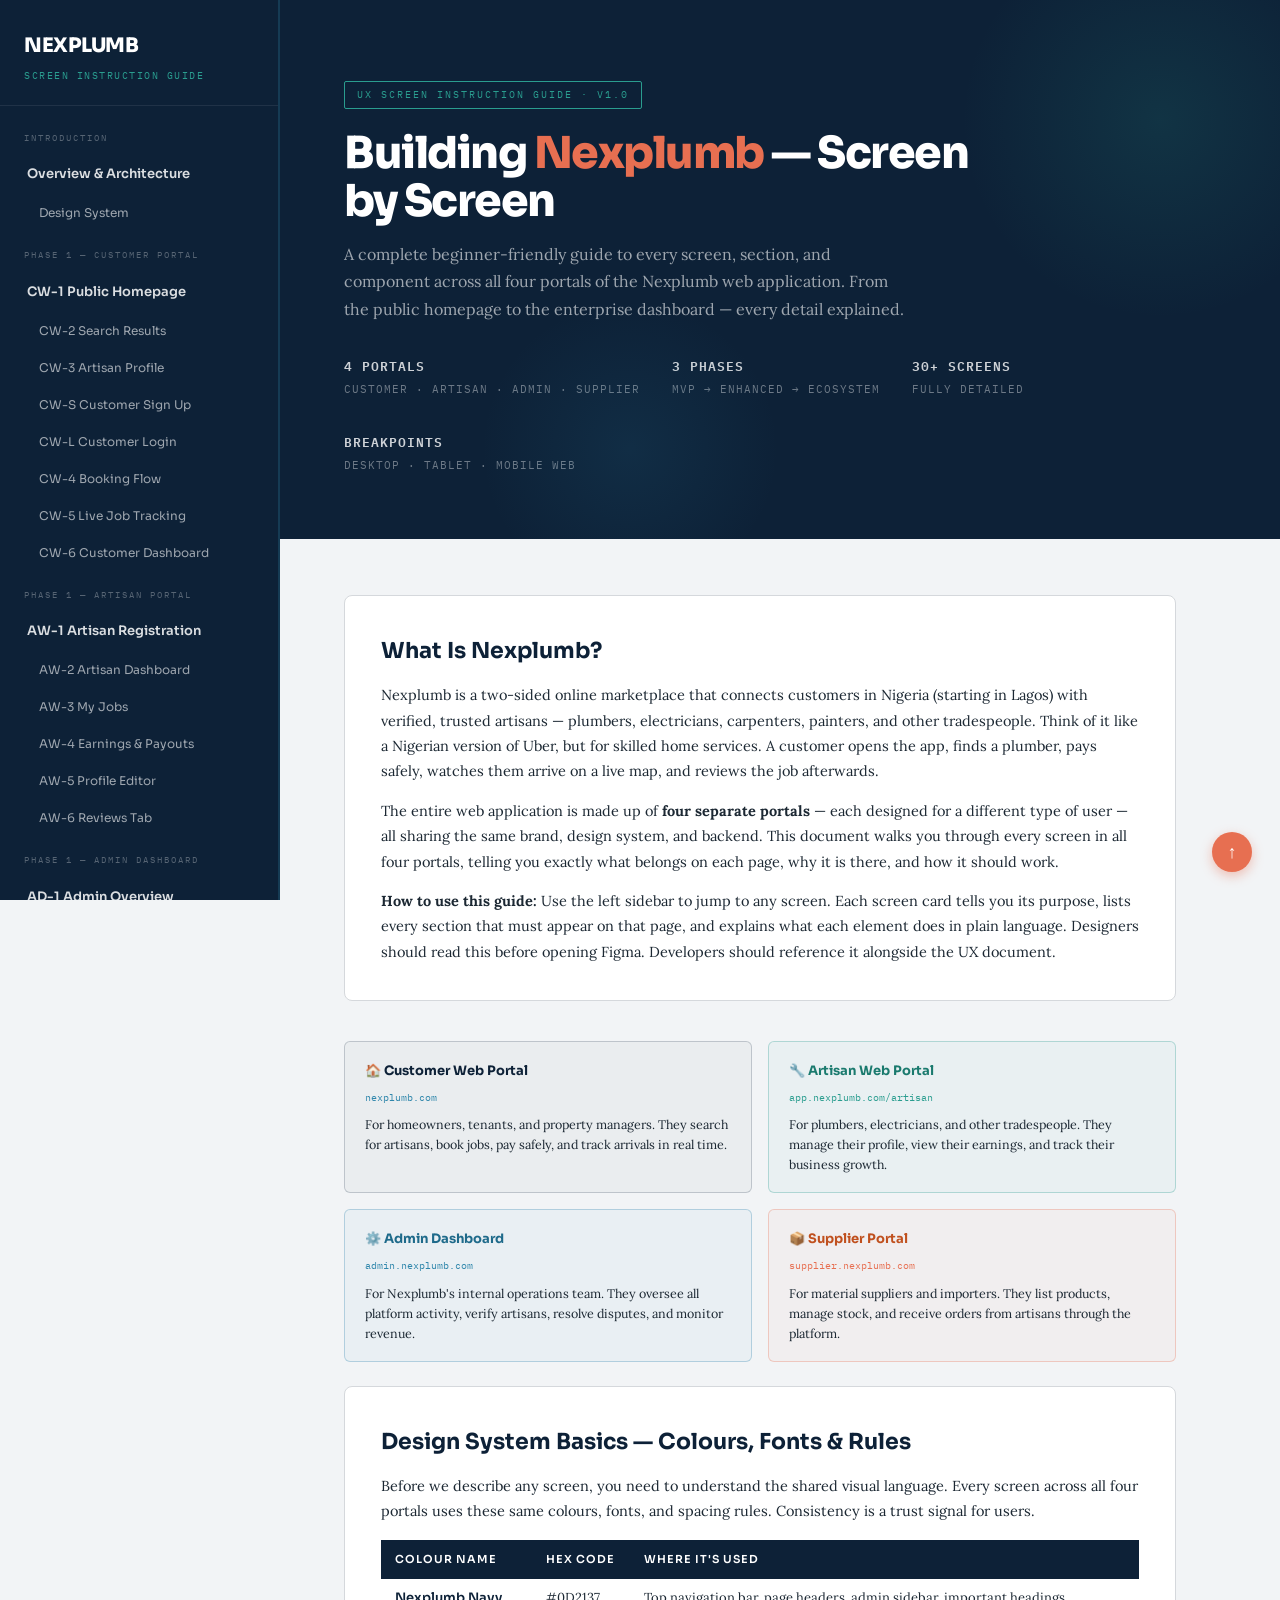
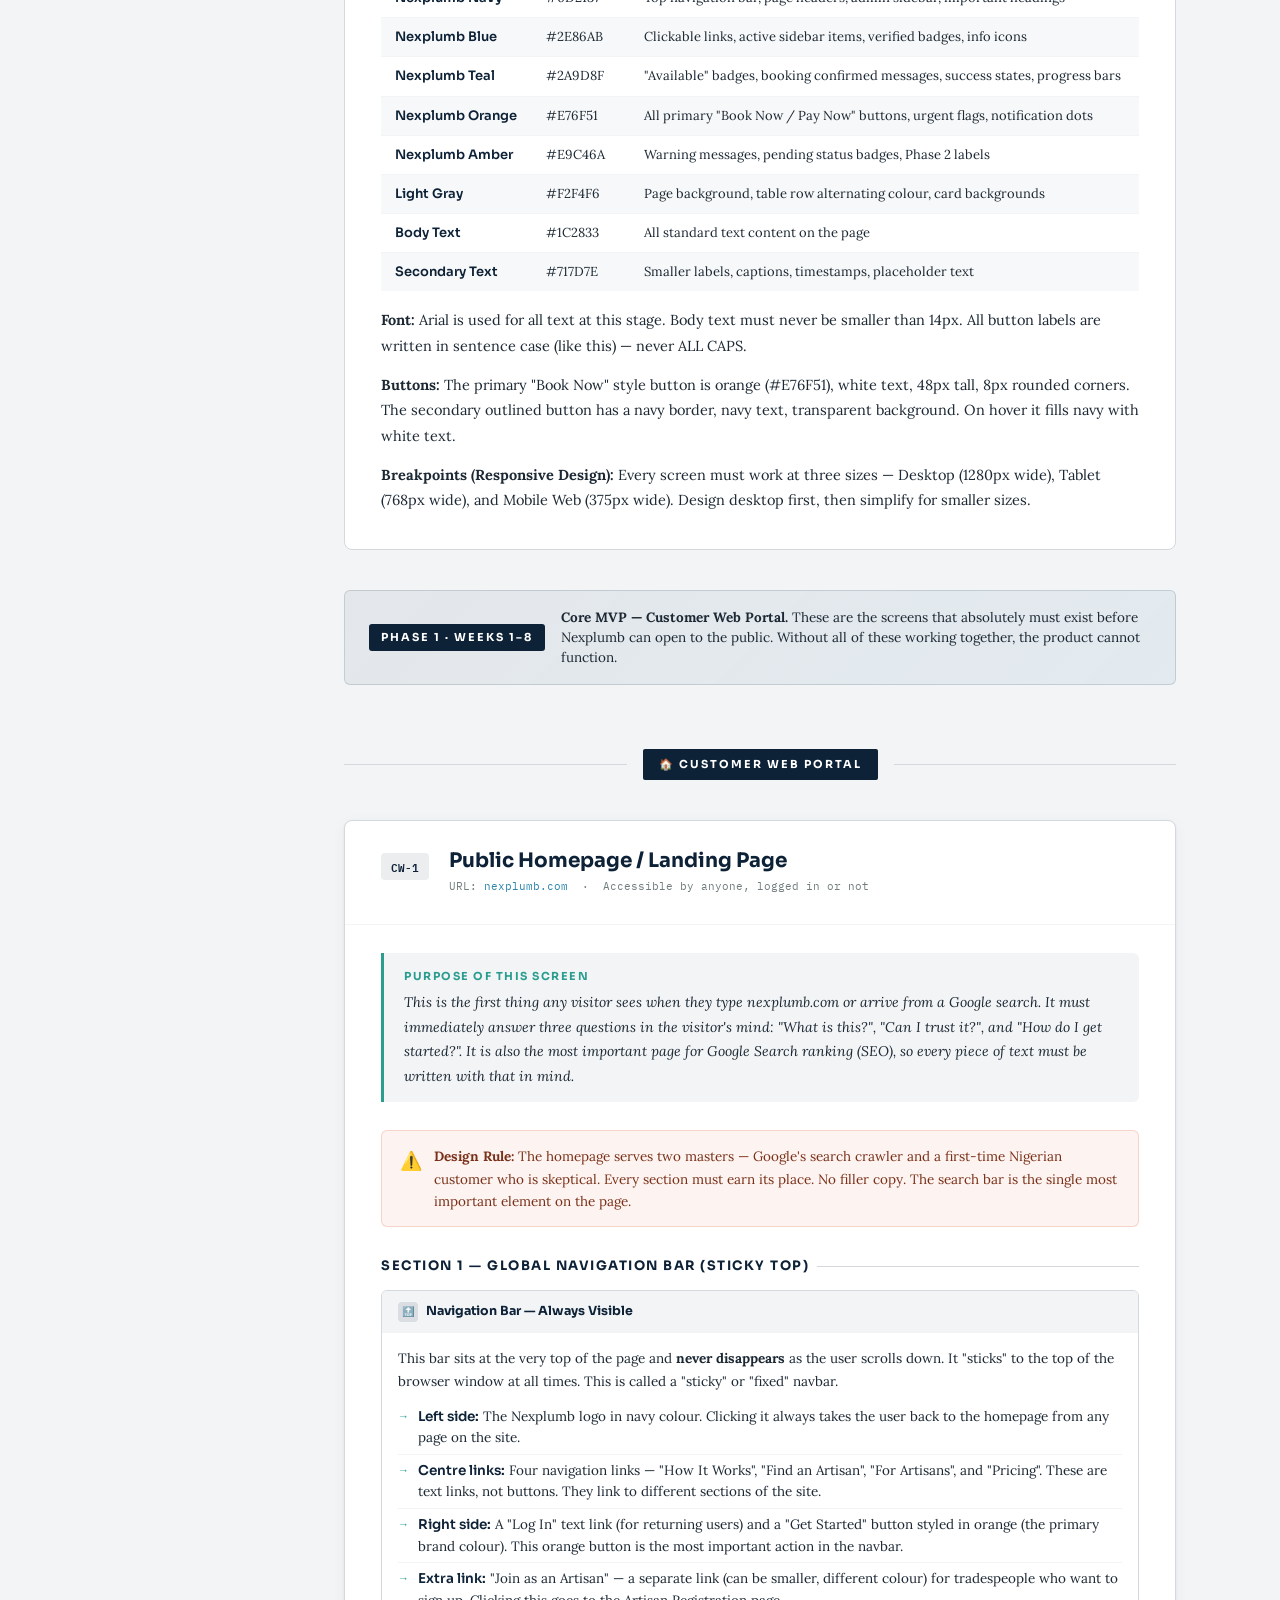
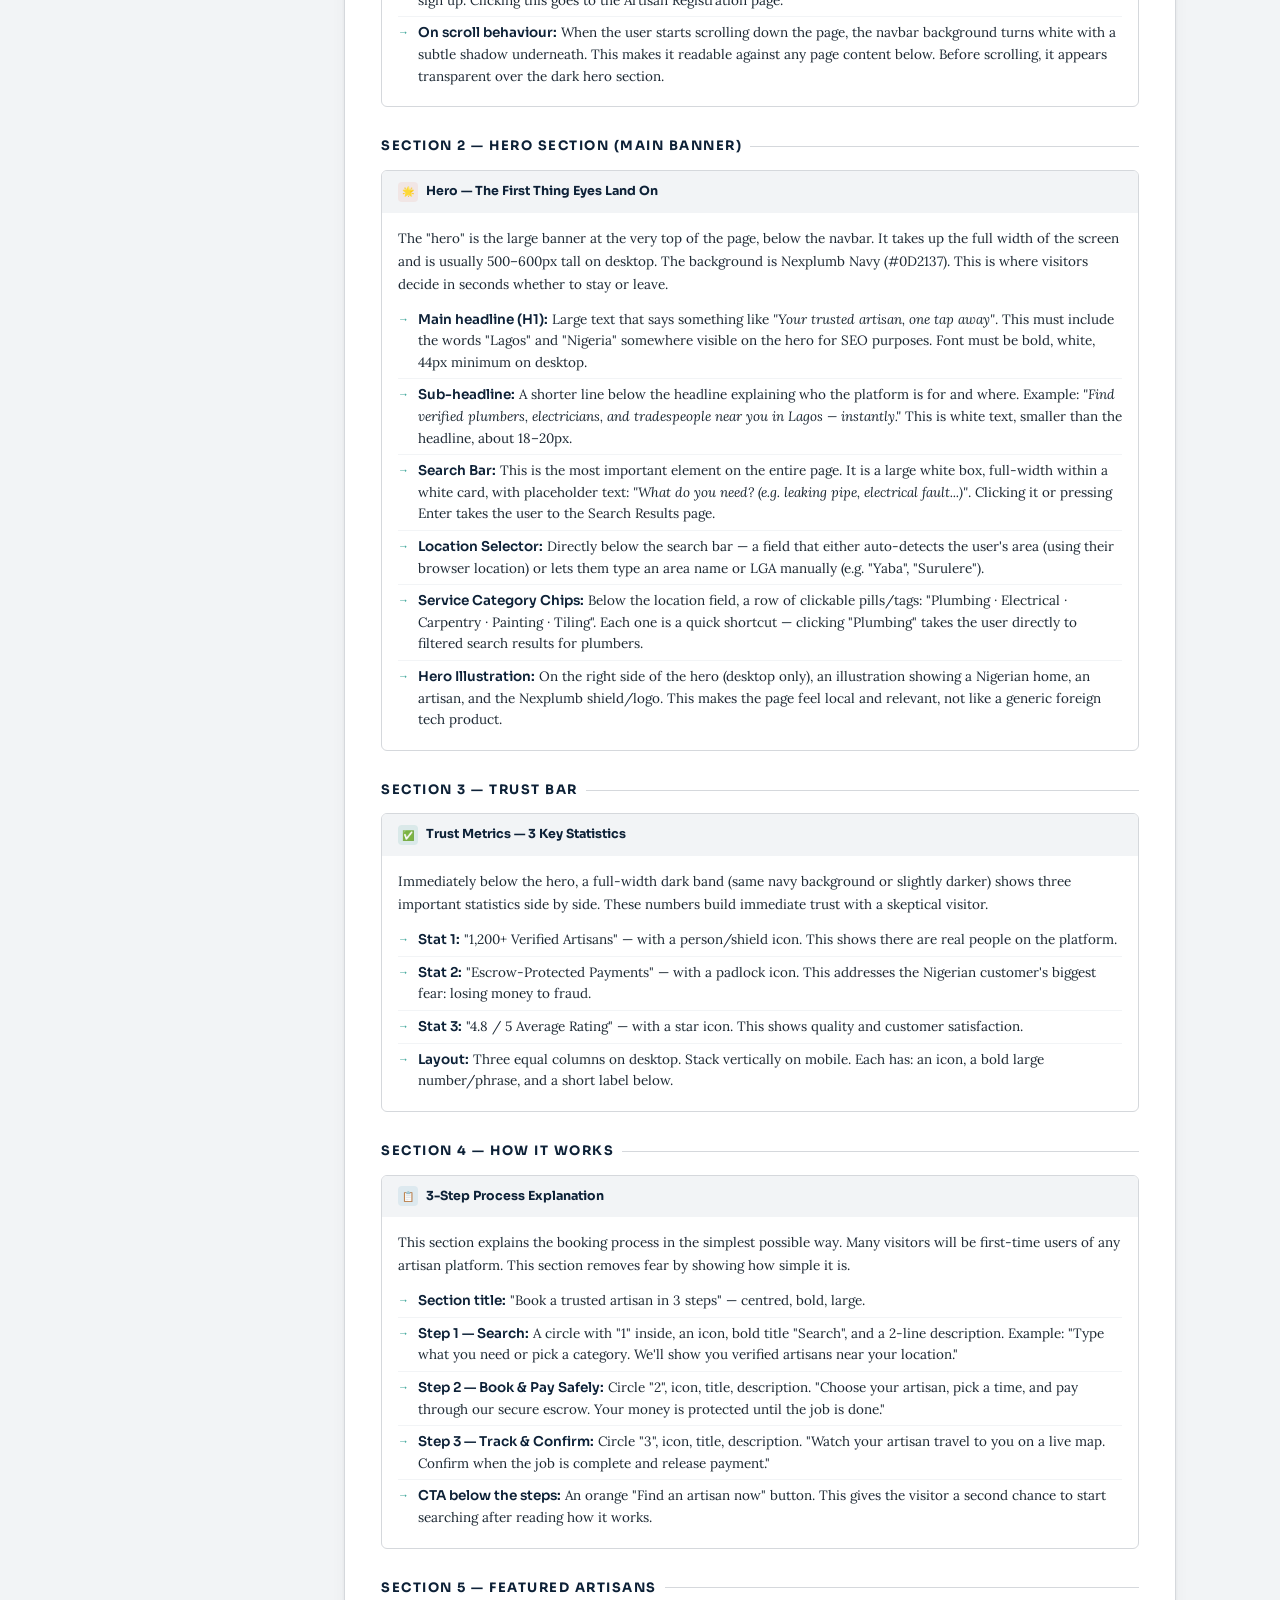
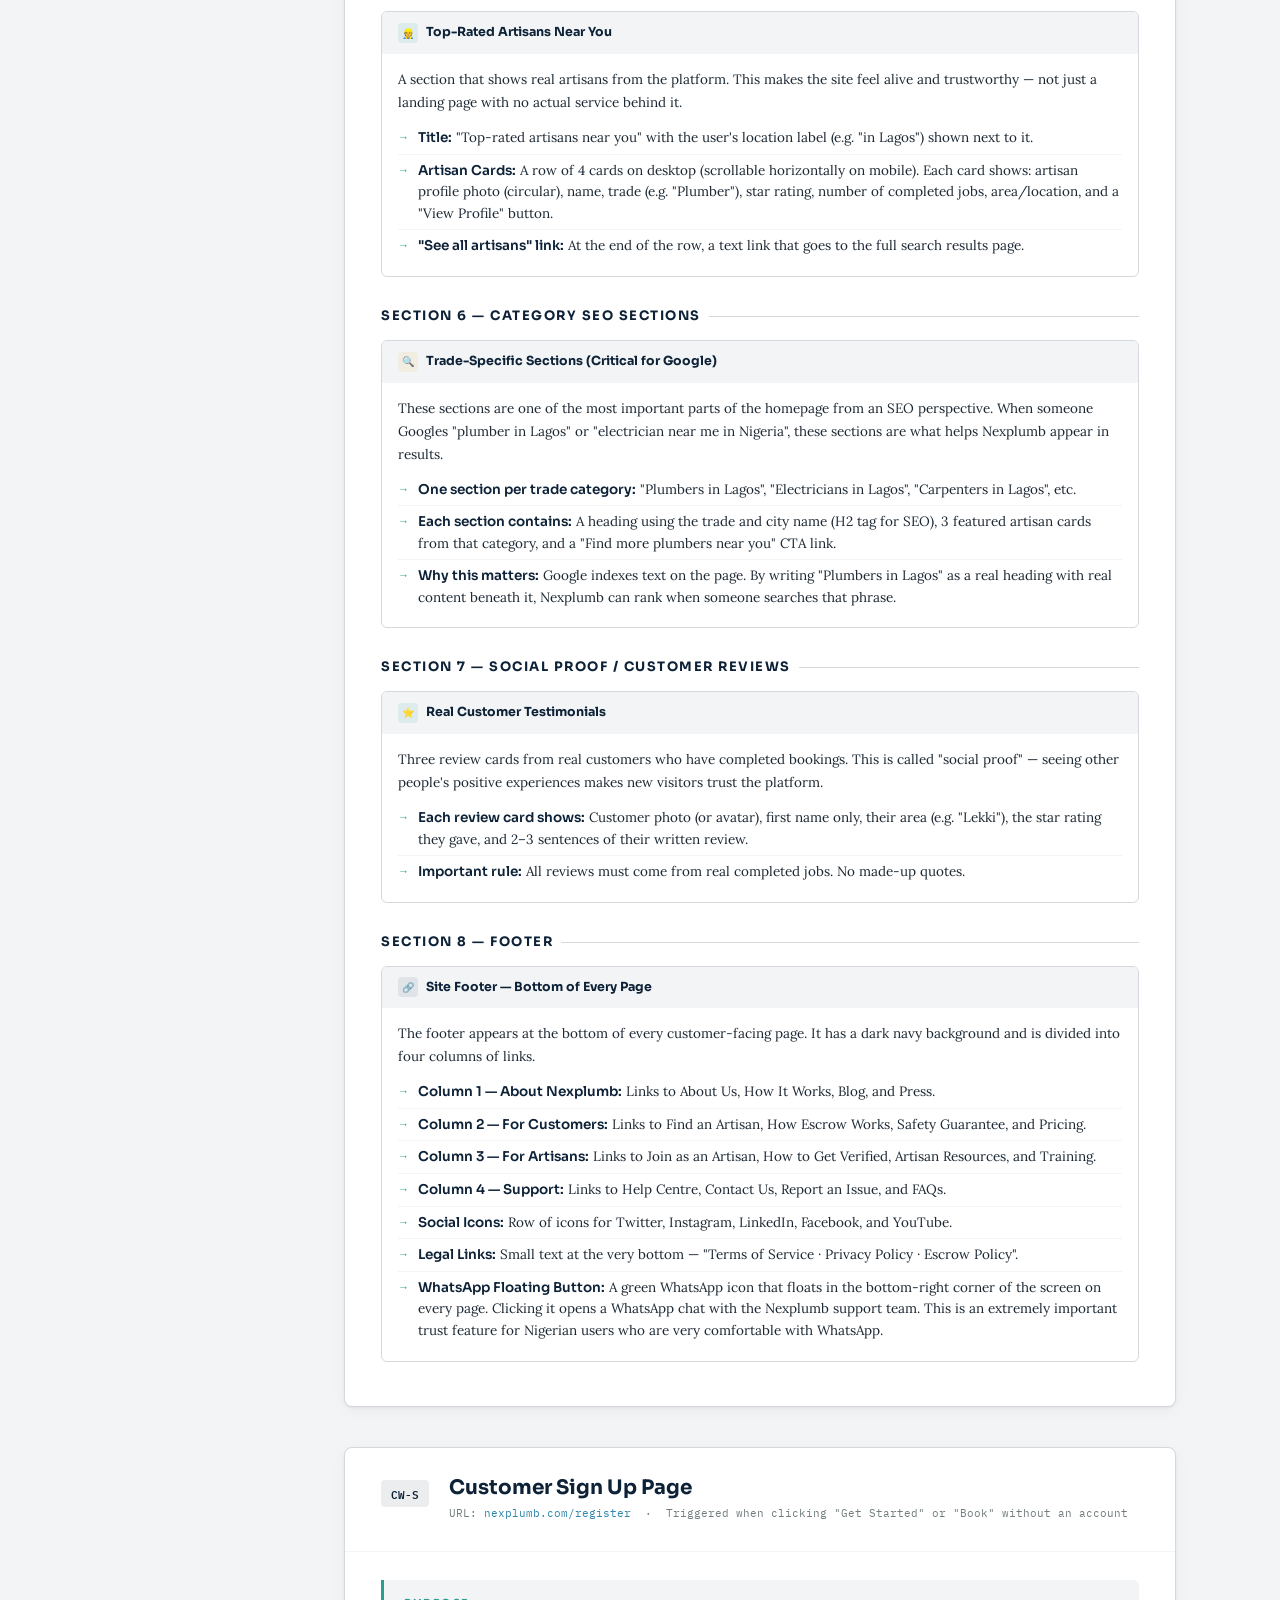
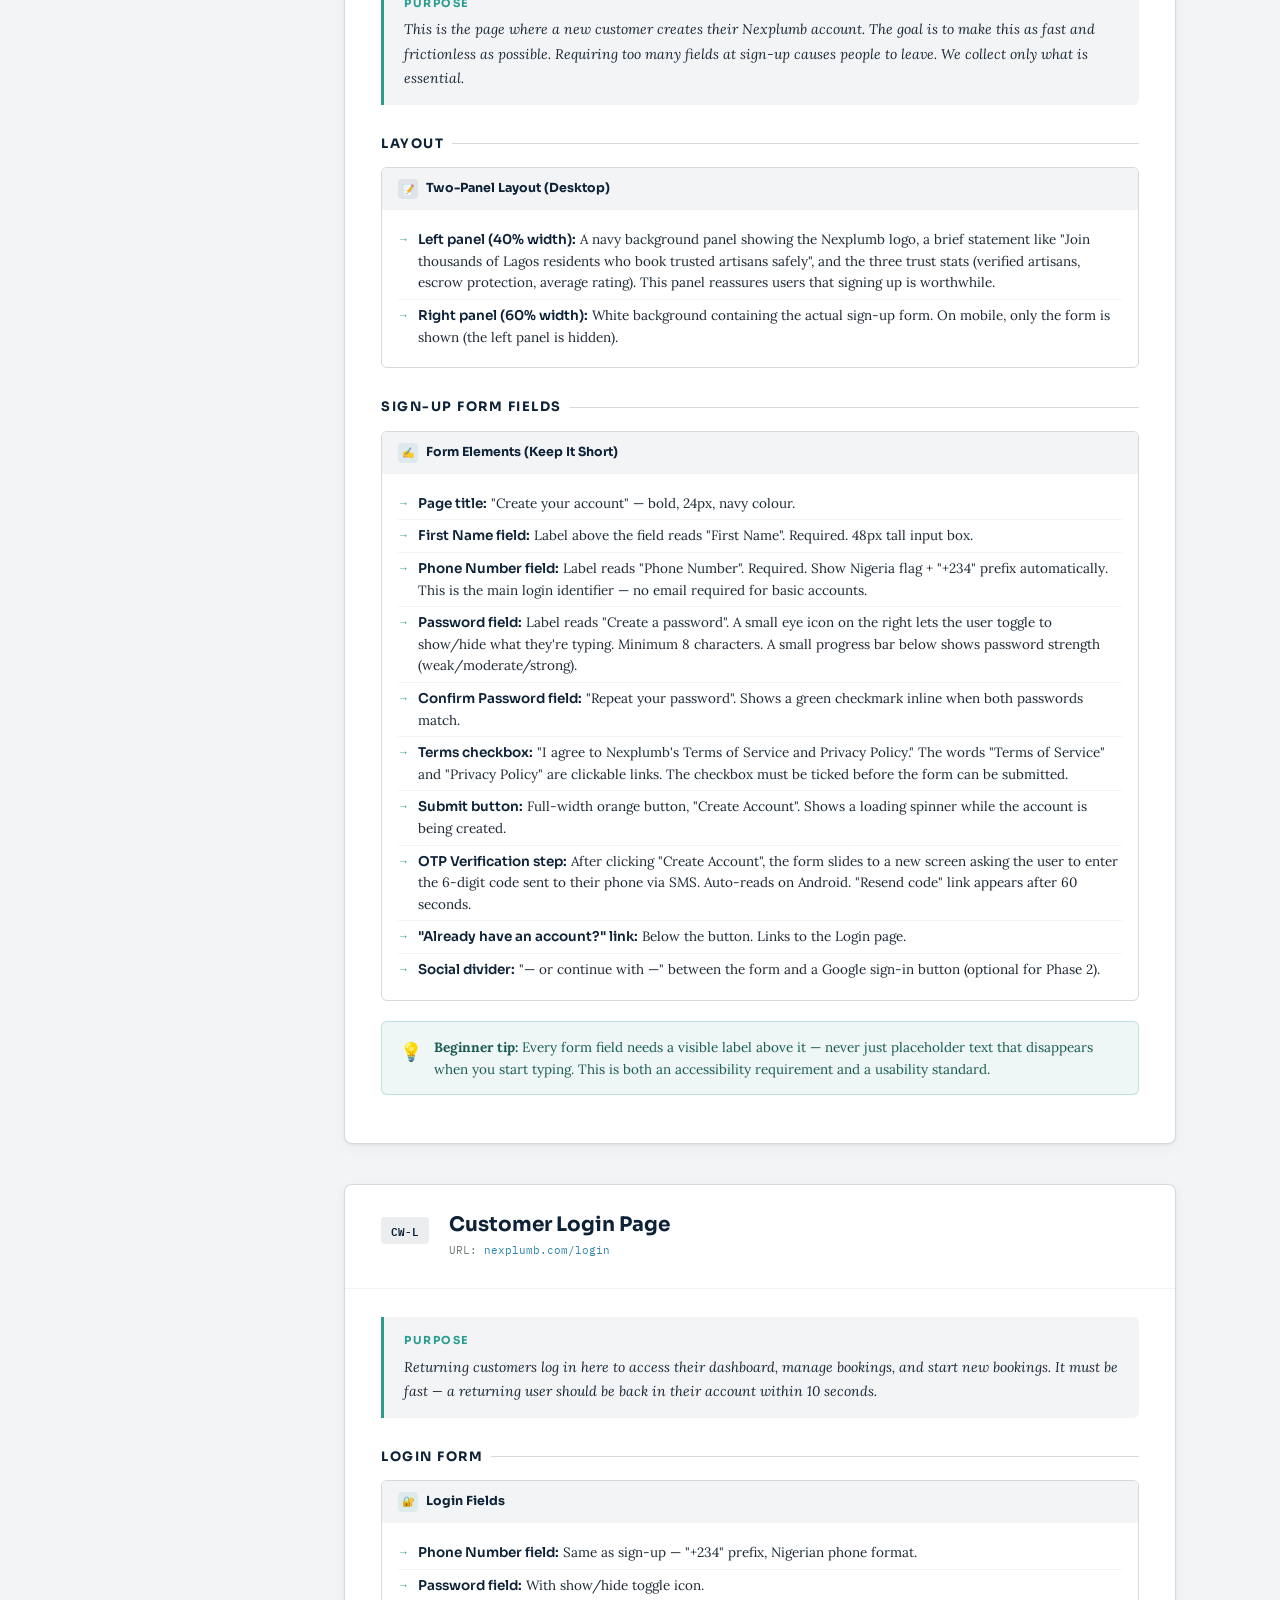
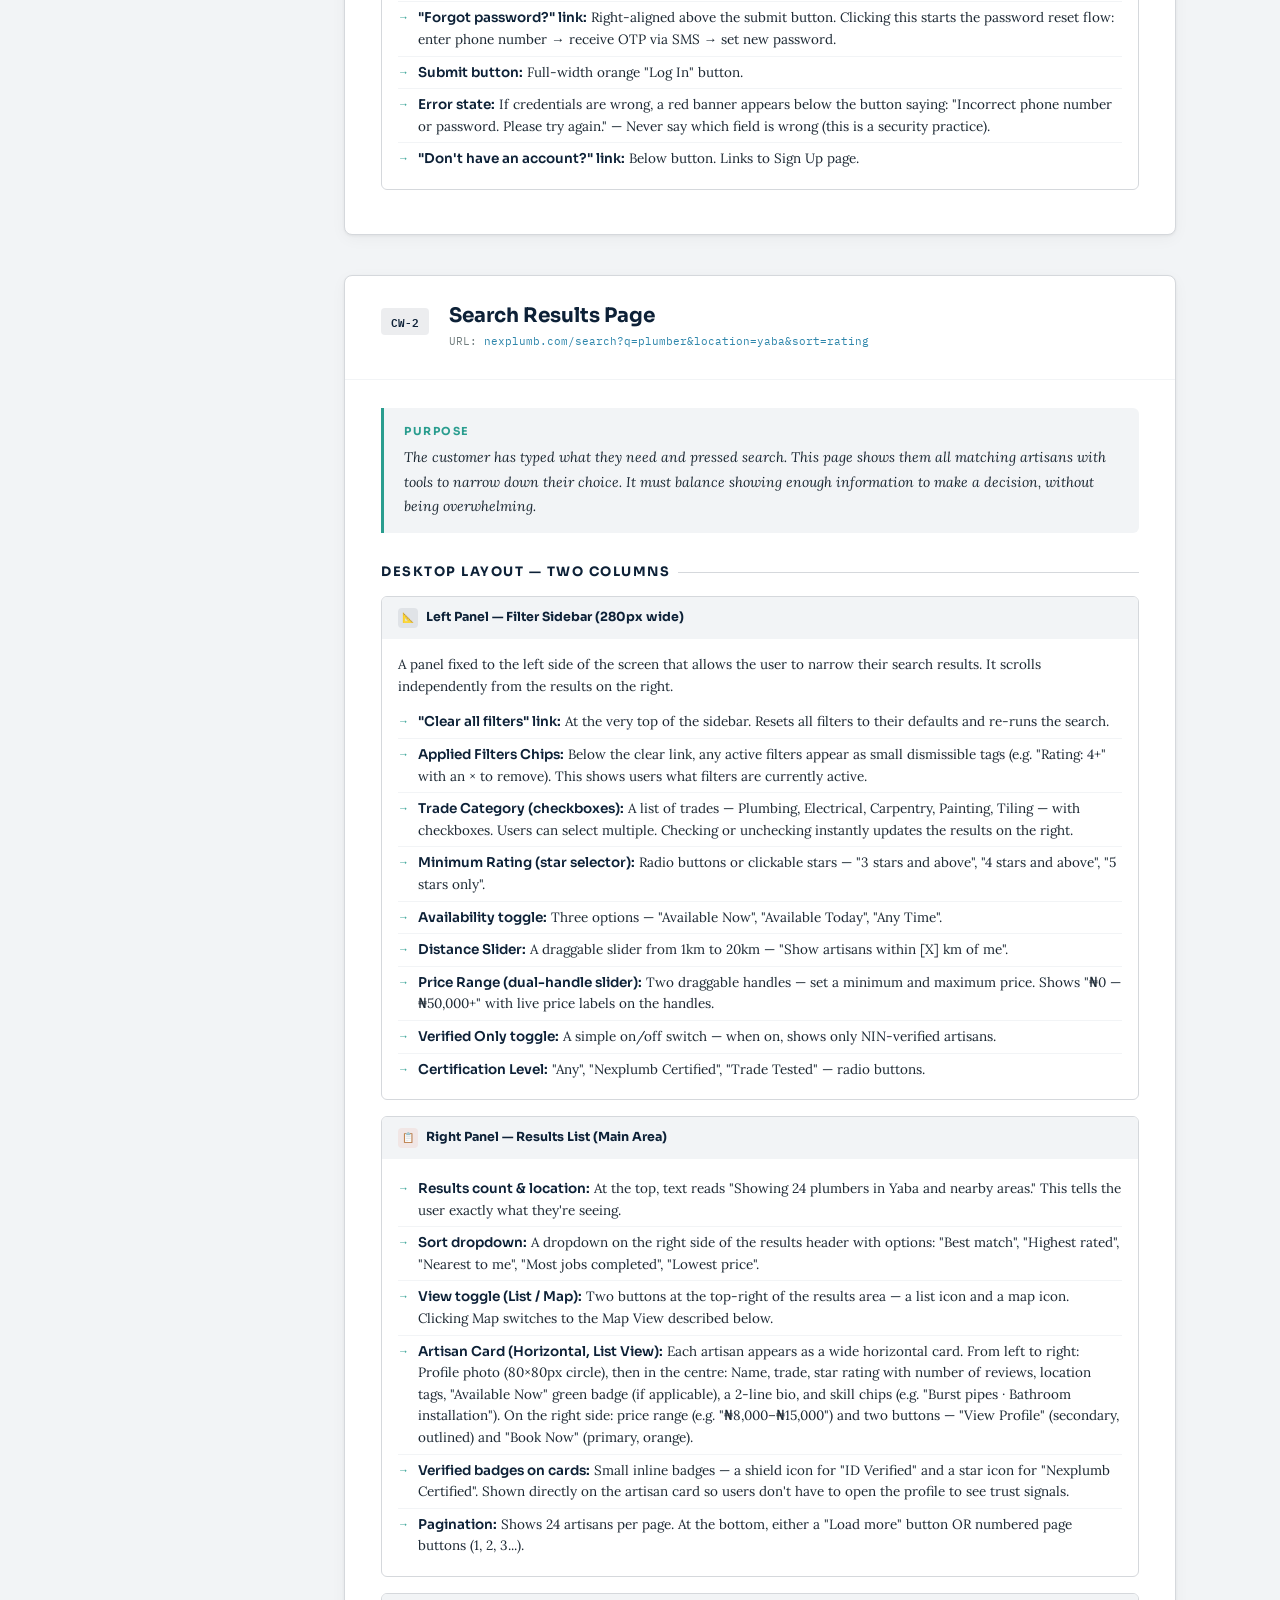
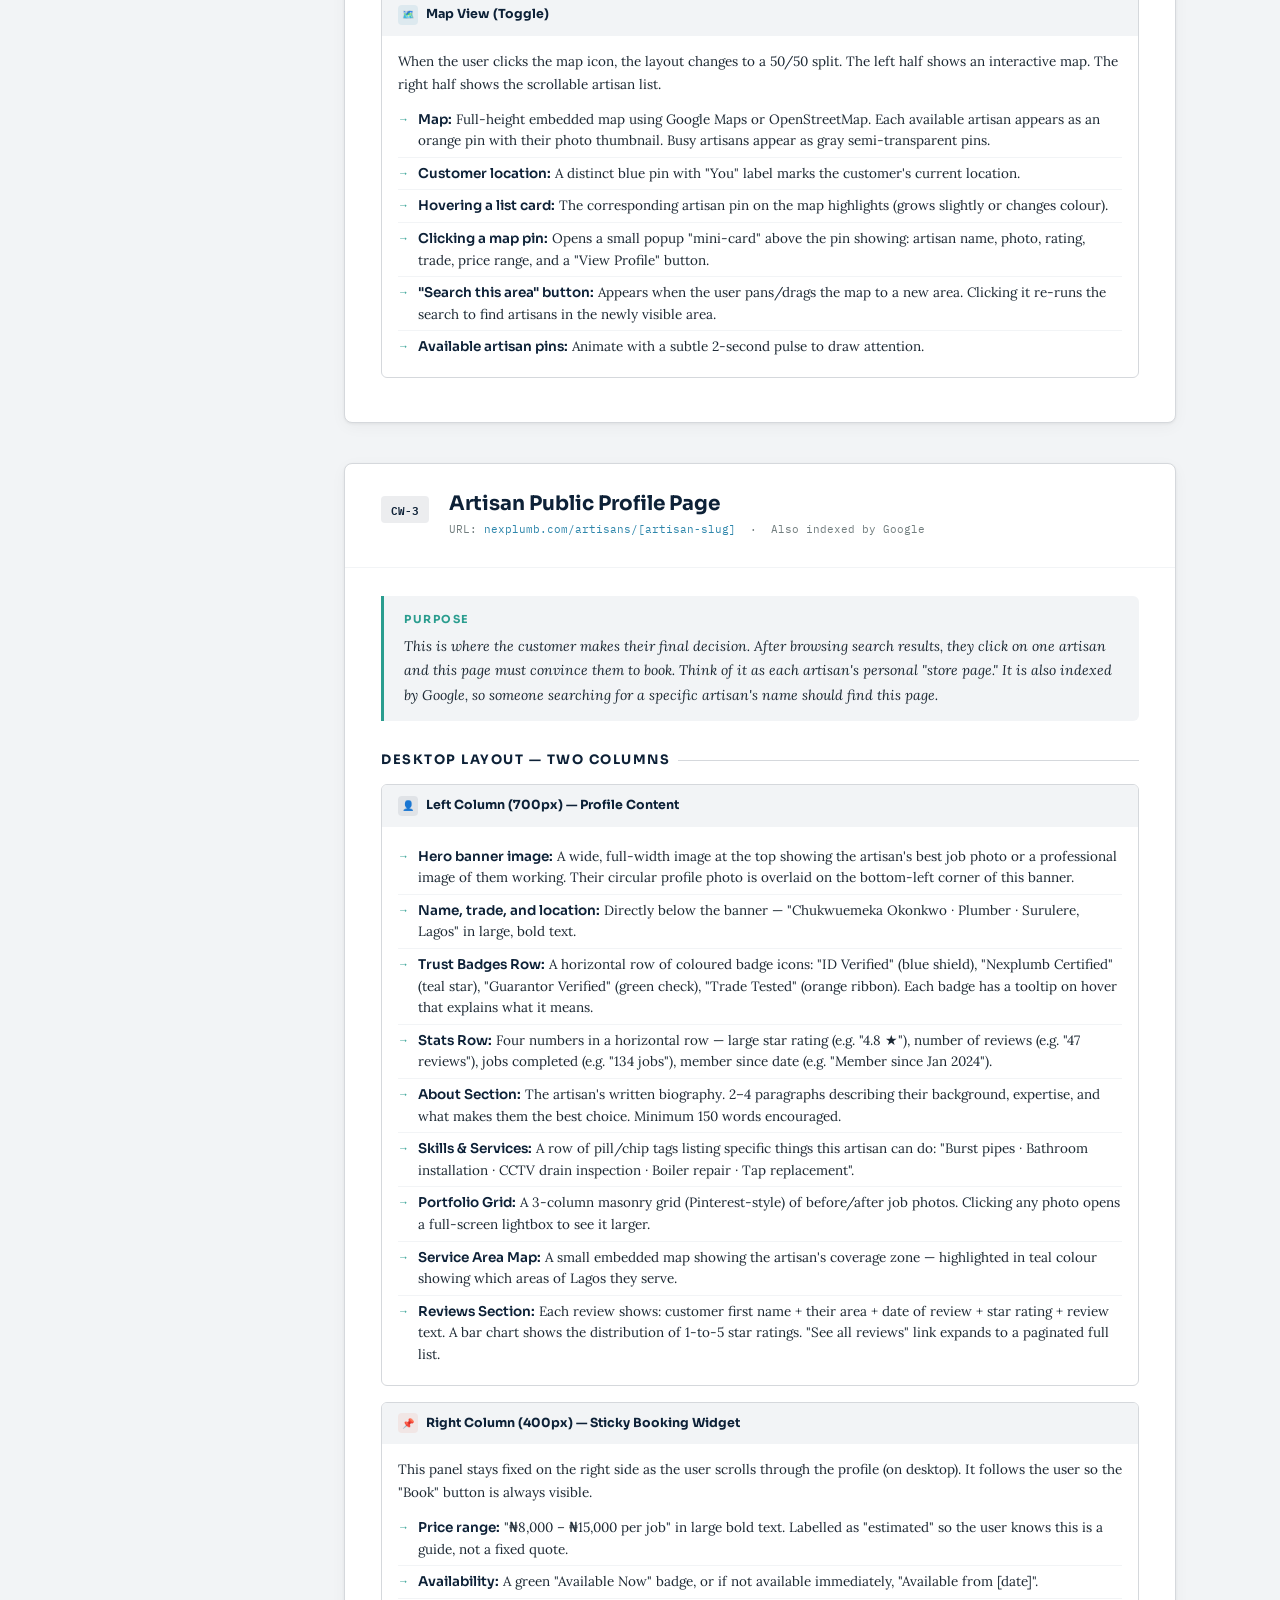
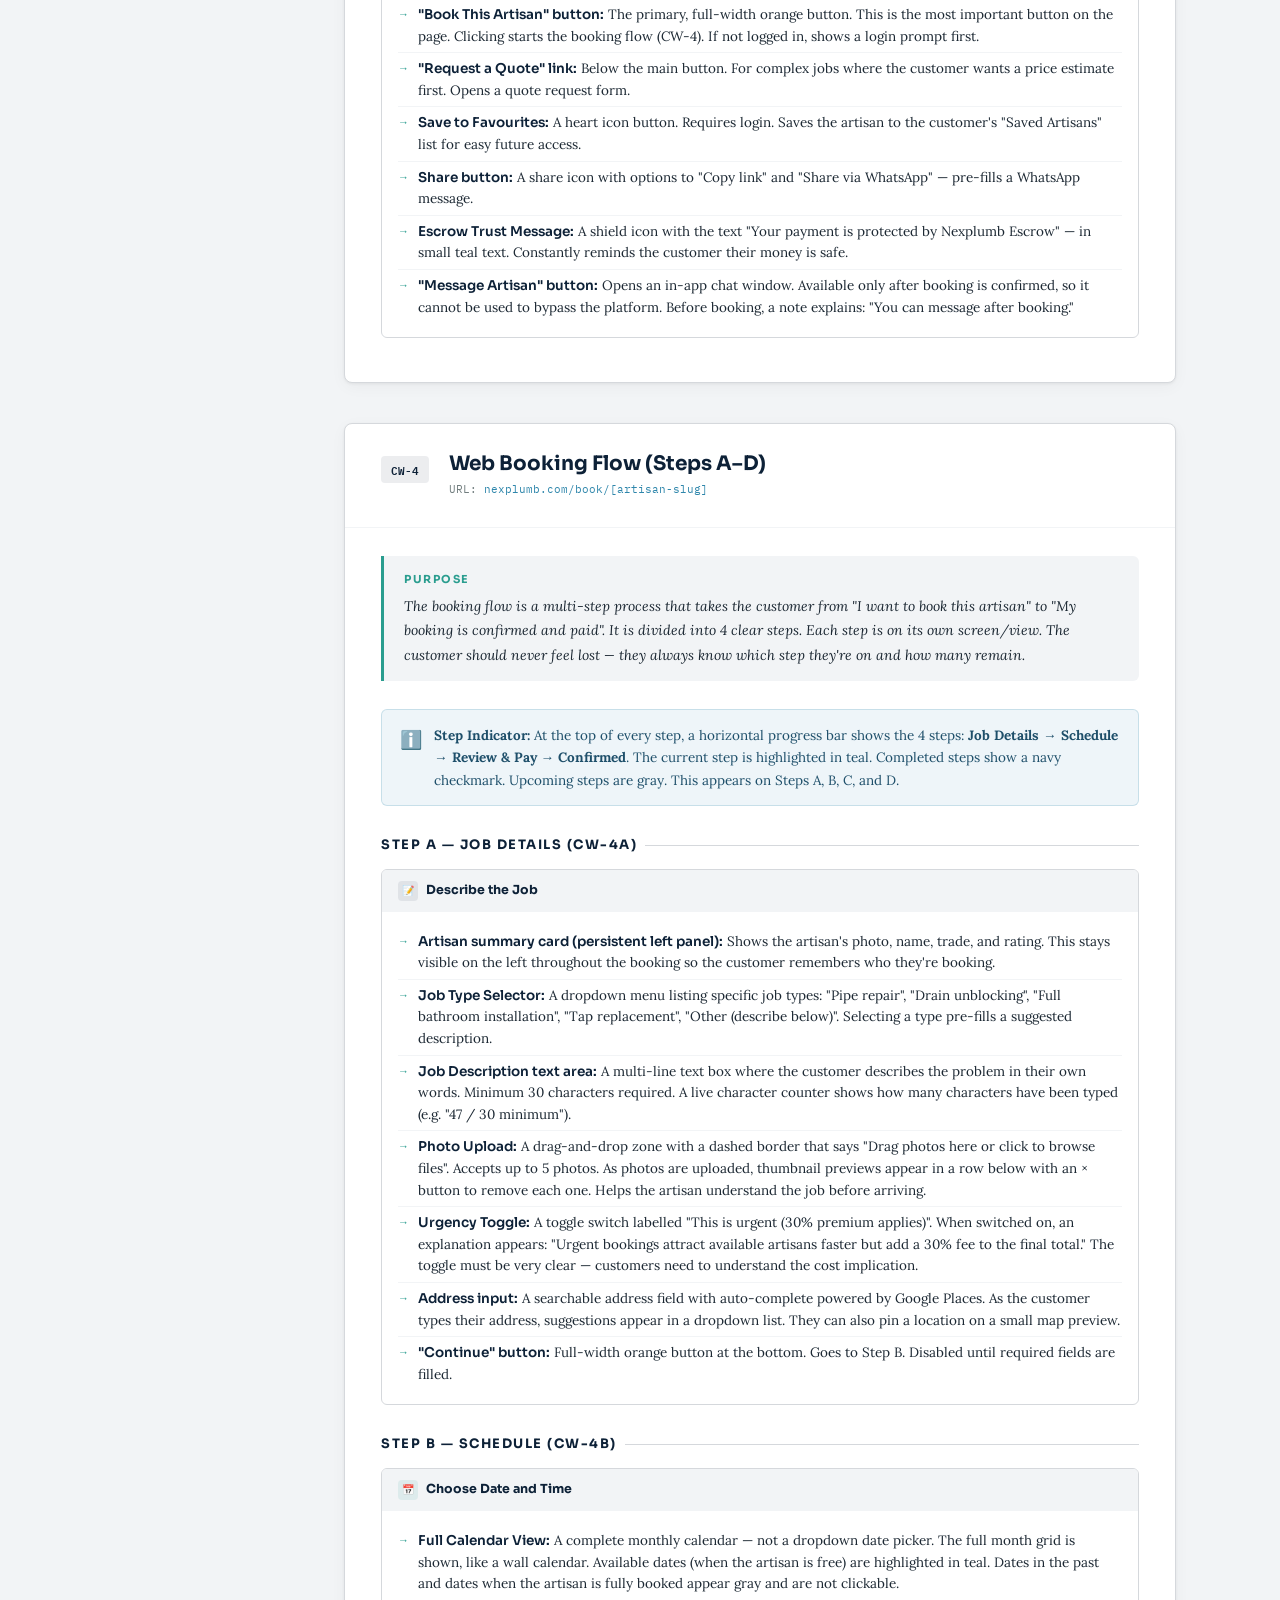
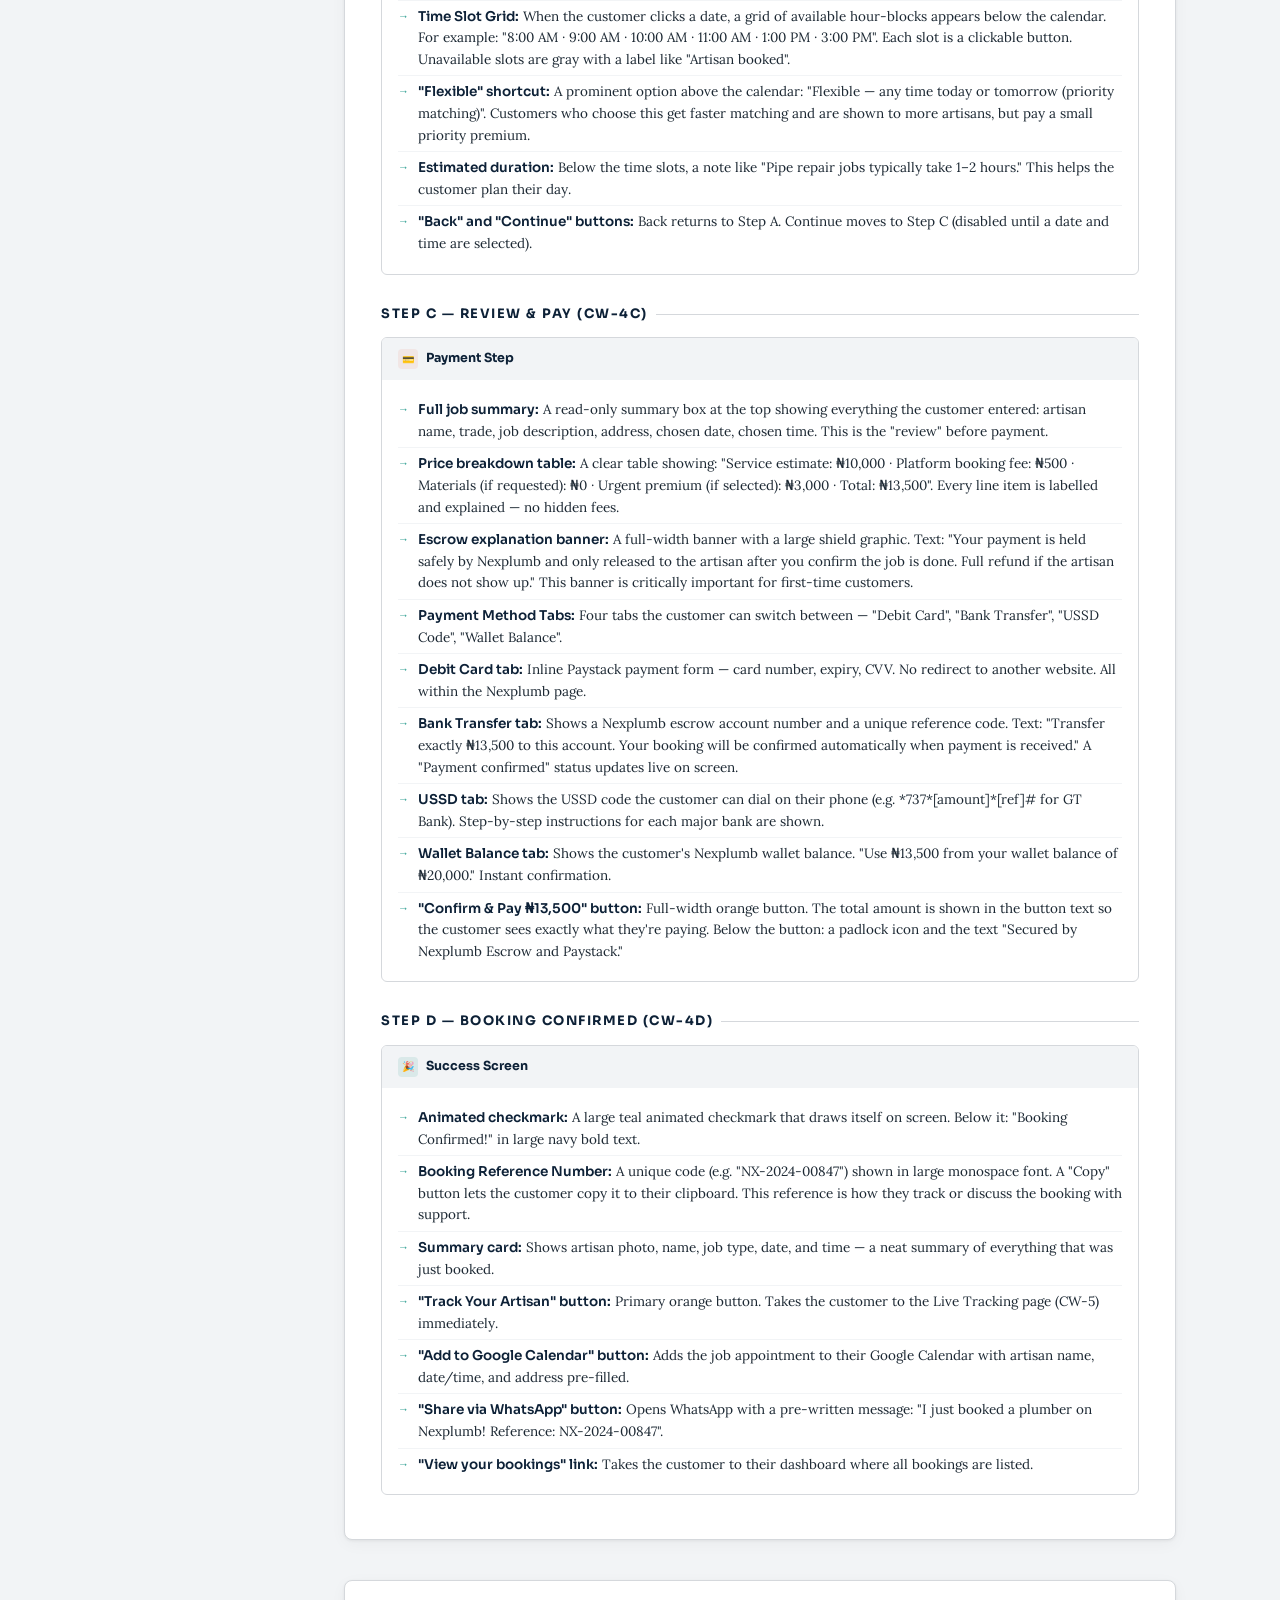
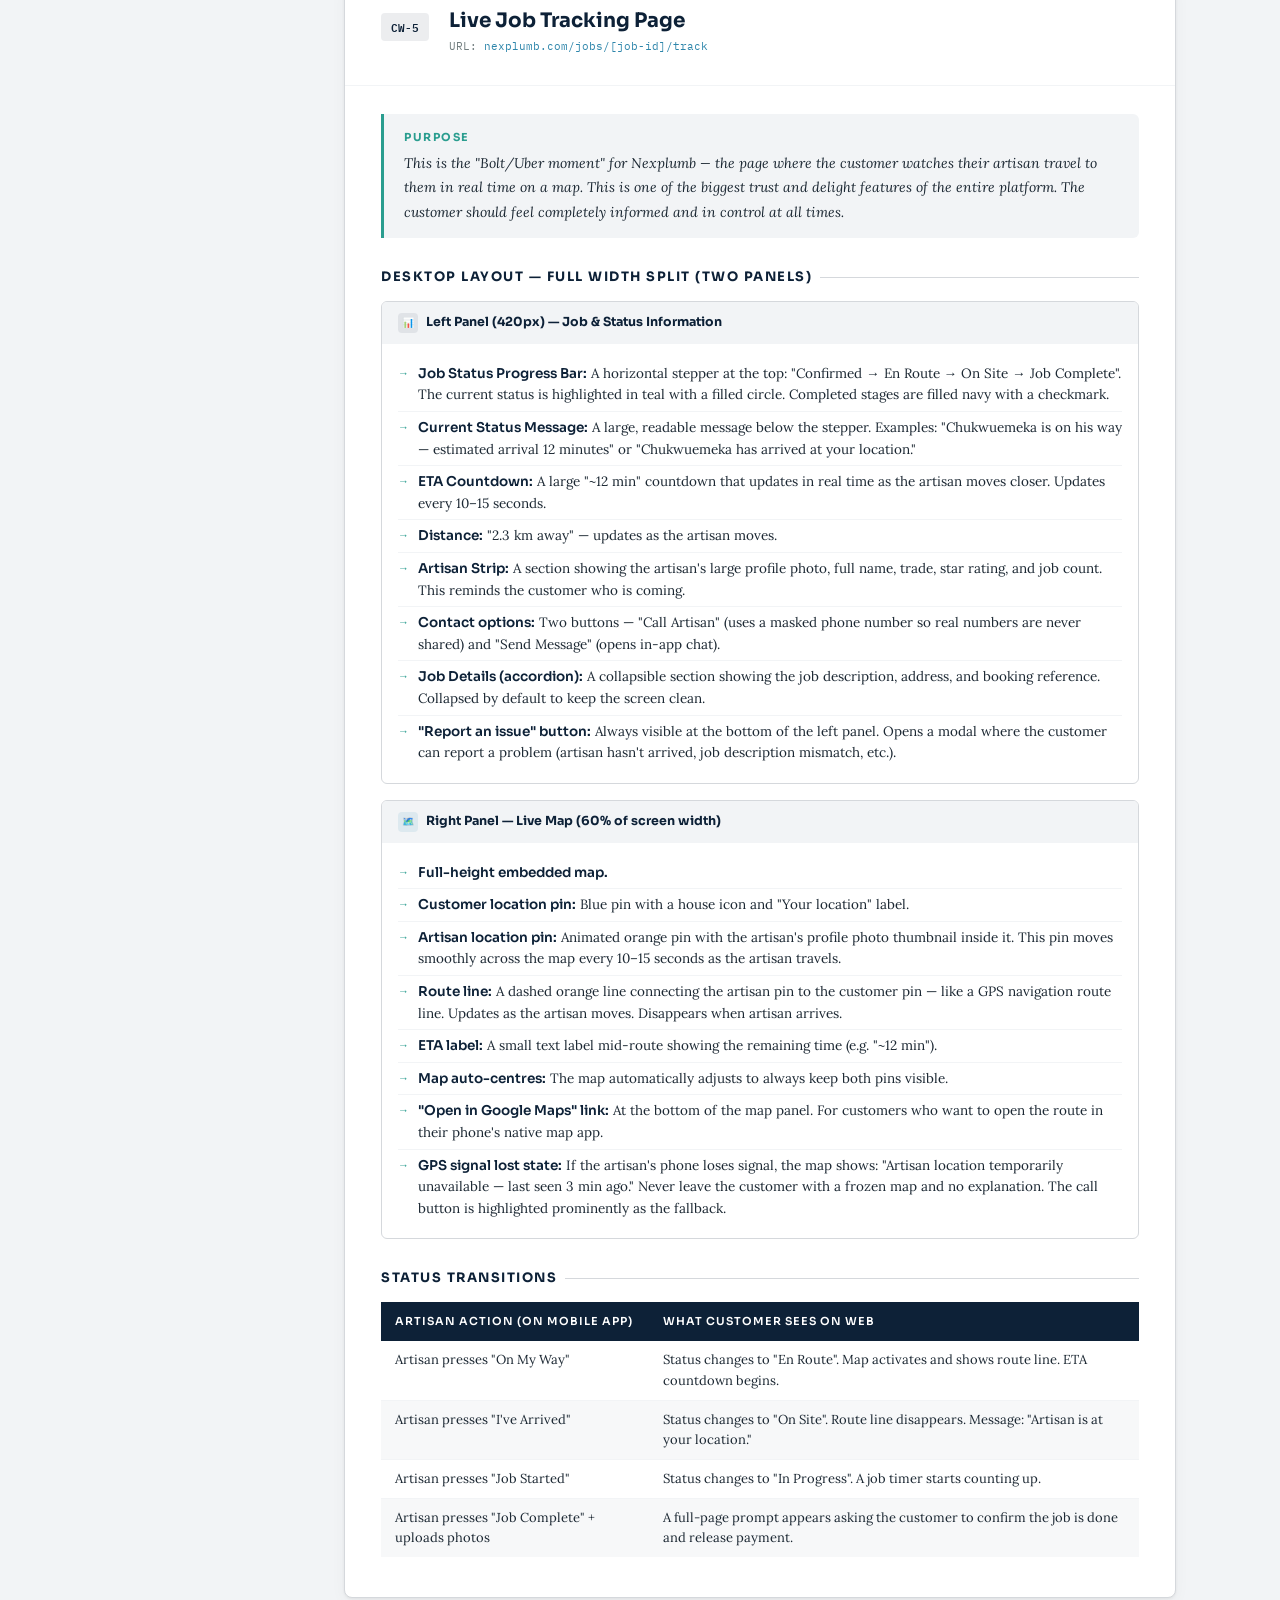
<file: nexplumb-screen-guide.html>
<!doctype html>
<html lang="en">
  <head>
    <meta charset="UTF-8" />
    <meta name="viewport" content="width=device-width, initial-scale=1.0" />
    <title>Nexplumb — Complete Screen Instruction Guide</title>
    <link
      href="https://fonts.googleapis.com/css2?family=Sora:wght@300;400;600;700;800&family=IBM+Plex+Mono:wght@400;600&family=Lora:ital,wght@0,400;0,600;1,400&display=swap"
      rel="stylesheet"
    />
    <style>
      :root {
        --navy: #0d2137;
        --blue: #2e86ab;
        --teal: #2a9d8f;
        --orange: #e76f51;
        --amber: #e9c46a;
        --white: #ffffff;
        --lightgray: #f2f4f6;
        --midgray: #d5d8dc;
        --bodytext: #1c2833;
        --secondary: #717d7e;
        --font-head: "Sora", sans-serif;
        --font-body: "Lora", serif;
        --font-mono: "IBM Plex Mono", monospace;
      }

      *,
      *::before,
      *::after {
        box-sizing: border-box;
        margin: 0;
        padding: 0;
      }

      html {
        scroll-behavior: smooth;
      }

      body {
        font-family: var(--font-body);
        background: var(--lightgray);
        color: var(--bodytext);
        line-height: 1.75;
        font-size: 15px;
      }

      /* ── SIDEBAR ── */
      .sidebar {
        position: fixed;
        top: 0;
        left: 0;
        width: 280px;
        height: 100vh;
        background: var(--navy);
        overflow-y: auto;
        z-index: 100;
        padding: 0 0 40px;
        border-right: 2px solid rgba(46, 134, 171, 0.25);
      }
      .sidebar::-webkit-scrollbar {
        width: 4px;
      }
      .sidebar::-webkit-scrollbar-thumb {
        background: var(--blue);
        border-radius: 4px;
      }

      .sidebar-brand {
        padding: 28px 24px 20px;
        border-bottom: 1px solid rgba(255, 255, 255, 0.08);
        margin-bottom: 8px;
      }
      .sidebar-brand h1 {
        font-family: var(--font-head);
        font-size: 20px;
        font-weight: 800;
        color: var(--white);
        letter-spacing: -0.5px;
      }
      .sidebar-brand span {
        display: block;
        font-family: var(--font-mono);
        font-size: 10px;
        color: var(--teal);
        text-transform: uppercase;
        letter-spacing: 1.5px;
        margin-top: 4px;
      }

      .nav-group-label {
        font-family: var(--font-mono);
        font-size: 9px;
        text-transform: uppercase;
        letter-spacing: 2px;
        color: rgba(255, 255, 255, 0.3);
        padding: 16px 24px 6px;
      }
      .sidebar nav a {
        display: block;
        padding: 8px 24px;
        font-family: var(--font-head);
        font-size: 12.5px;
        font-weight: 400;
        color: rgba(255, 255, 255, 0.6);
        text-decoration: none;
        transition: all 0.2s;
        border-left: 3px solid transparent;
      }
      .sidebar nav a:hover {
        color: var(--white);
        background: rgba(255, 255, 255, 0.04);
        border-left-color: var(--teal);
      }
      .sidebar nav a.portal-link {
        font-weight: 600;
        color: rgba(255, 255, 255, 0.85);
        font-size: 13px;
        margin-top: 4px;
      }
      .sidebar nav a.sub-link {
        padding-left: 36px;
        font-size: 12px;
      }

      /* ── MAIN CONTENT ── */
      .main {
        margin-left: 280px;
        min-height: 100vh;
      }

      /* ── HERO HEADER ── */
      .doc-hero {
        background: var(--navy);
        padding: 80px 64px 64px;
        position: relative;
        overflow: hidden;
      }
      .doc-hero::before {
        content: "";
        position: absolute;
        top: -80px;
        right: -80px;
        width: 400px;
        height: 400px;
        border-radius: 50%;
        background: radial-gradient(
          circle,
          rgba(42, 157, 143, 0.15) 0%,
          transparent 70%
        );
        pointer-events: none;
      }
      .doc-hero::after {
        content: "";
        position: absolute;
        bottom: -60px;
        left: 200px;
        width: 300px;
        height: 300px;
        border-radius: 50%;
        background: radial-gradient(
          circle,
          rgba(46, 134, 171, 0.12) 0%,
          transparent 70%
        );
        pointer-events: none;
      }
      .doc-hero-badge {
        display: inline-block;
        font-family: var(--font-mono);
        font-size: 10px;
        text-transform: uppercase;
        letter-spacing: 2px;
        color: var(--teal);
        border: 1px solid var(--teal);
        padding: 4px 12px;
        border-radius: 2px;
        margin-bottom: 20px;
      }
      .doc-hero h1 {
        font-family: var(--font-head);
        font-size: 44px;
        font-weight: 800;
        color: var(--white);
        line-height: 1.1;
        letter-spacing: -1.5px;
        max-width: 640px;
        margin-bottom: 16px;
      }
      .doc-hero h1 span {
        color: var(--orange);
      }
      .doc-hero p {
        font-size: 16px;
        color: rgba(255, 255, 255, 0.6);
        max-width: 560px;
        line-height: 1.7;
        margin-bottom: 32px;
      }
      .hero-meta {
        display: flex;
        gap: 32px;
        flex-wrap: wrap;
      }
      .hero-meta-item {
        font-family: var(--font-mono);
        font-size: 11px;
        color: rgba(255, 255, 255, 0.4);
        text-transform: uppercase;
        letter-spacing: 1px;
      }
      .hero-meta-item strong {
        display: block;
        font-size: 13px;
        color: rgba(255, 255, 255, 0.8);
        font-weight: 600;
        margin-bottom: 2px;
      }

      /* ── CONTENT WRAPPER ── */
      .content-wrap {
        padding: 56px 64px;
        max-width: 960px;
      }

      /* ── PORTAL DIVIDER ── */
      .portal-divider {
        display: flex;
        align-items: center;
        gap: 16px;
        margin: 64px 0 40px;
      }
      .portal-divider-line {
        flex: 1;
        height: 1px;
        background: var(--midgray);
      }
      .portal-divider-badge {
        font-family: var(--font-head);
        font-size: 11px;
        font-weight: 700;
        text-transform: uppercase;
        letter-spacing: 2px;
        padding: 6px 16px;
        border-radius: 2px;
        white-space: nowrap;
      }
      .badge-customer {
        background: var(--navy);
        color: var(--white);
      }
      .badge-artisan {
        background: var(--teal);
        color: var(--white);
      }
      .badge-admin {
        background: var(--blue);
        color: var(--white);
      }
      .badge-supplier {
        background: var(--orange);
        color: var(--white);
      }
      .badge-phase {
        background: var(--amber);
        color: var(--navy);
      }
      .badge-b2b {
        background: var(--navy);
        color: var(--amber);
        border: 1px solid var(--amber);
      }

      /* ── SCREEN CARD ── */
      .screen-card {
        background: var(--white);
        border-radius: 8px;
        margin-bottom: 40px;
        overflow: hidden;
        box-shadow:
          0 1px 3px rgba(0, 0, 0, 0.06),
          0 4px 16px rgba(0, 0, 0, 0.04);
        border: 1px solid var(--midgray);
      }
      .screen-card-header {
        padding: 28px 36px;
        border-bottom: 1px solid var(--lightgray);
        display: flex;
        align-items: flex-start;
        gap: 20px;
      }
      .screen-id-badge {
        font-family: var(--font-mono);
        font-size: 11px;
        font-weight: 600;
        padding: 4px 10px;
        border-radius: 4px;
        white-space: nowrap;
        margin-top: 4px;
        flex-shrink: 0;
      }
      .id-cw {
        background: rgba(13, 33, 55, 0.08);
        color: var(--navy);
      }
      .id-aw {
        background: rgba(42, 157, 143, 0.12);
        color: #1a7a6e;
      }
      .id-ad {
        background: rgba(46, 134, 171, 0.12);
        color: #1e6a8a;
      }
      .id-sp {
        background: rgba(231, 111, 81, 0.12);
        color: #c0501e;
      }
      .id-ep {
        background: rgba(233, 196, 106, 0.15);
        color: #8a6a00;
      }
      .id-fp {
        background: rgba(42, 157, 143, 0.12);
        color: #1a7a6e;
      }

      .screen-card-header-text h2 {
        font-family: var(--font-head);
        font-size: 20px;
        font-weight: 700;
        color: var(--navy);
        margin-bottom: 4px;
        line-height: 1.2;
      }
      .screen-card-header-text .url-line {
        font-family: var(--font-mono);
        font-size: 11px;
        color: var(--secondary);
      }
      .screen-card-header-text .url-line span {
        color: var(--blue);
      }

      .screen-card-body {
        padding: 28px 36px;
      }

      /* ── PURPOSE BLOCK ── */
      .purpose-block {
        background: var(--lightgray);
        border-left: 3px solid var(--teal);
        padding: 14px 20px;
        border-radius: 0 6px 6px 0;
        margin-bottom: 28px;
        font-size: 14px;
        color: var(--bodytext);
        font-style: italic;
      }
      .purpose-block strong {
        display: block;
        font-family: var(--font-head);
        font-size: 11px;
        text-transform: uppercase;
        letter-spacing: 1.5px;
        color: var(--teal);
        font-style: normal;
        margin-bottom: 4px;
      }

      /* ── SECTION HEADING ── */
      .section-title {
        font-family: var(--font-head);
        font-size: 13px;
        font-weight: 700;
        text-transform: uppercase;
        letter-spacing: 1.5px;
        color: var(--navy);
        margin: 28px 0 12px;
        display: flex;
        align-items: center;
        gap: 8px;
      }
      .section-title::after {
        content: "";
        flex: 1;
        height: 1px;
        background: var(--midgray);
      }

      /* ── COMPONENT BLOCK ── */
      .component-block {
        border: 1px solid var(--midgray);
        border-radius: 6px;
        margin-bottom: 16px;
        overflow: hidden;
      }
      .component-block-header {
        background: var(--lightgray);
        padding: 10px 16px;
        font-family: var(--font-head);
        font-size: 12.5px;
        font-weight: 700;
        color: var(--navy);
        display: flex;
        align-items: center;
        gap: 8px;
      }
      .component-block-header .component-icon {
        width: 20px;
        height: 20px;
        border-radius: 4px;
        display: flex;
        align-items: center;
        justify-content: center;
        font-size: 10px;
        flex-shrink: 0;
      }
      .component-block-body {
        padding: 14px 16px;
      }
      .component-block-body p {
        font-size: 13.5px;
        line-height: 1.7;
        color: var(--bodytext);
        margin-bottom: 8px;
      }
      .component-block-body p:last-child {
        margin-bottom: 0;
      }

      /* ── ELEMENT LIST ── */
      .element-list {
        list-style: none;
        margin: 0;
        padding: 0;
      }
      .element-list li {
        font-size: 13.5px;
        color: var(--bodytext);
        padding: 5px 0 5px 20px;
        position: relative;
        border-bottom: 1px solid var(--lightgray);
        line-height: 1.6;
      }
      .element-list li:last-child {
        border-bottom: none;
      }
      .element-list li::before {
        content: "→";
        position: absolute;
        left: 0;
        color: var(--teal);
        font-size: 11px;
        top: 7px;
      }
      .element-list li strong {
        font-family: var(--font-head);
        font-weight: 600;
        color: var(--navy);
      }

      /* ── STEP LIST ── */
      .step-list {
        counter-reset: step;
        list-style: none;
        padding: 0;
        margin: 0;
      }
      .step-list li {
        counter-increment: step;
        padding: 12px 12px 12px 48px;
        position: relative;
        border-bottom: 1px solid var(--lightgray);
        font-size: 13.5px;
        line-height: 1.65;
      }
      .step-list li:last-child {
        border-bottom: none;
      }
      .step-list li::before {
        content: counter(step);
        position: absolute;
        left: 12px;
        top: 12px;
        width: 24px;
        height: 24px;
        background: var(--navy);
        color: var(--white);
        border-radius: 50%;
        font-family: var(--font-head);
        font-size: 11px;
        font-weight: 700;
        display: flex;
        align-items: center;
        justify-content: center;
        text-align: center;
        line-height: 24px;
      }
      .step-list li strong {
        font-family: var(--font-head);
        font-weight: 600;
        display: block;
        margin-bottom: 3px;
        color: var(--navy);
      }

      /* ── CALLOUT ── */
      .callout {
        border-radius: 6px;
        padding: 14px 18px;
        margin: 20px 0;
        font-size: 13.5px;
        line-height: 1.65;
        display: flex;
        gap: 12px;
      }
      .callout-icon {
        font-size: 18px;
        flex-shrink: 0;
        margin-top: 1px;
      }
      .callout-info {
        background: rgba(46, 134, 171, 0.08);
        border: 1px solid rgba(46, 134, 171, 0.2);
        color: #1e4f6a;
      }
      .callout-warn {
        background: rgba(233, 196, 106, 0.12);
        border: 1px solid rgba(233, 196, 106, 0.4);
        color: #6b5200;
      }
      .callout-rule {
        background: rgba(231, 111, 81, 0.08);
        border: 1px solid rgba(231, 111, 81, 0.25);
        color: #7a3018;
      }
      .callout-tip {
        background: rgba(42, 157, 143, 0.08);
        border: 1px solid rgba(42, 157, 143, 0.25);
        color: #1a5a52;
      }

      /* ── DATA TABLE ── */
      .data-table {
        width: 100%;
        border-collapse: collapse;
        font-size: 13px;
        margin: 12px 0;
      }
      .data-table th {
        background: var(--navy);
        color: var(--white);
        font-family: var(--font-head);
        font-size: 11px;
        text-transform: uppercase;
        letter-spacing: 1px;
        padding: 10px 14px;
        text-align: left;
        font-weight: 600;
      }
      .data-table td {
        padding: 9px 14px;
        border-bottom: 1px solid var(--lightgray);
        vertical-align: top;
        line-height: 1.55;
      }
      .data-table tr:nth-child(even) td {
        background: rgba(242, 244, 246, 0.6);
      }
      .data-table tr:last-child td {
        border-bottom: none;
      }
      .data-table td strong {
        font-family: var(--font-head);
        font-weight: 600;
        color: var(--navy);
      }

      /* ── STATUS CHIPS ── */
      .chip {
        display: inline-block;
        font-family: var(--font-mono);
        font-size: 10px;
        font-weight: 600;
        padding: 2px 8px;
        border-radius: 3px;
        text-transform: uppercase;
        letter-spacing: 0.5px;
        margin: 1px;
      }
      .chip-p0 {
        background: rgba(231, 111, 81, 0.15);
        color: #c0401a;
      }
      .chip-p1 {
        background: rgba(46, 134, 171, 0.15);
        color: #1e6a8a;
      }
      .chip-teal {
        background: rgba(42, 157, 143, 0.15);
        color: #1a7a6e;
      }
      .chip-amber {
        background: rgba(233, 196, 106, 0.2);
        color: #7a5c00;
      }

      /* ── INTRO / OVERVIEW ── */
      .intro-section {
        background: var(--white);
        border-radius: 8px;
        padding: 36px;
        margin-bottom: 40px;
        border: 1px solid var(--midgray);
      }
      .intro-section h2 {
        font-family: var(--font-head);
        font-size: 22px;
        font-weight: 700;
        color: var(--navy);
        margin-bottom: 12px;
      }
      .intro-section p {
        font-size: 14.5px;
        color: var(--bodytext);
        line-height: 1.75;
        margin-bottom: 14px;
      }
      .intro-section p:last-child {
        margin-bottom: 0;
      }

      /* ── PORTAL OVERVIEW TABLE ── */
      .portals-grid {
        display: grid;
        grid-template-columns: 1fr 1fr;
        gap: 16px;
        margin: 24px 0;
      }
      .portal-card {
        border-radius: 6px;
        padding: 18px 20px;
        border: 1px solid;
      }
      .portal-card h3 {
        font-family: var(--font-head);
        font-size: 13px;
        font-weight: 700;
        margin-bottom: 6px;
      }
      .portal-card p {
        font-size: 12.5px;
        line-height: 1.6;
        margin: 0;
      }
      .portal-card .portal-url {
        font-family: var(--font-mono);
        font-size: 10px;
        margin-bottom: 8px;
        display: block;
      }
      .pc-customer {
        border-color: rgba(13, 33, 55, 0.2);
        background: rgba(13, 33, 55, 0.03);
      }
      .pc-customer h3 {
        color: var(--navy);
      }
      .pc-customer .portal-url {
        color: var(--blue);
      }
      .pc-artisan {
        border-color: rgba(42, 157, 143, 0.3);
        background: rgba(42, 157, 143, 0.04);
      }
      .pc-artisan h3 {
        color: #1a7a6e;
      }
      .pc-artisan .portal-url {
        color: var(--teal);
      }
      .pc-admin {
        border-color: rgba(46, 134, 171, 0.3);
        background: rgba(46, 134, 171, 0.04);
      }
      .pc-admin h3 {
        color: #1e6a8a;
      }
      .pc-admin .portal-url {
        color: var(--blue);
      }
      .pc-supplier {
        border-color: rgba(231, 111, 81, 0.3);
        background: rgba(231, 111, 81, 0.04);
      }
      .pc-supplier h3 {
        color: #c0501e;
      }
      .pc-supplier .portal-url {
        color: var(--orange);
      }

      /* ── SUB-SECTION WITHIN SCREEN ── */
      .sub-section {
        margin-top: 8px;
      }
      .sub-section + .sub-section {
        margin-top: 4px;
      }

      /* ── FOOTER ── */
      .doc-footer {
        background: var(--navy);
        padding: 40px 64px;
        margin-left: 0;
      }
      .doc-footer p {
        font-family: var(--font-mono);
        font-size: 11px;
        color: rgba(255, 255, 255, 0.35);
        text-align: center;
        letter-spacing: 0.5px;
      }
      .doc-footer span {
        color: var(--teal);
      }

      /* ── SCROLL TO TOP ── */
      .scroll-top {
        position: fixed;
        bottom: 28px;
        right: 28px;
        width: 40px;
        height: 40px;
        background: var(--orange);
        color: var(--white);
        border-radius: 50%;
        display: flex;
        align-items: center;
        justify-content: center;
        cursor: pointer;
        font-size: 18px;
        box-shadow: 0 4px 12px rgba(231, 111, 81, 0.4);
        text-decoration: none;
        z-index: 200;
        transition: transform 0.2s;
      }
      .scroll-top:hover {
        transform: translateY(-2px);
      }

      /* ── PHASE BANNER ── */
      .phase-banner {
        border-radius: 6px;
        padding: 16px 24px;
        margin-bottom: 32px;
        display: flex;
        align-items: center;
        gap: 16px;
      }
      .phase-1-banner {
        background: linear-gradient(
          135deg,
          rgba(13, 33, 55, 0.06),
          rgba(46, 134, 171, 0.08)
        );
        border: 1px solid rgba(13, 33, 55, 0.15);
      }
      .phase-2-banner {
        background: linear-gradient(
          135deg,
          rgba(42, 157, 143, 0.06),
          rgba(42, 157, 143, 0.1)
        );
        border: 1px solid rgba(42, 157, 143, 0.2);
      }
      .phase-3-banner {
        background: linear-gradient(
          135deg,
          rgba(233, 196, 106, 0.08),
          rgba(231, 111, 81, 0.06)
        );
        border: 1px solid rgba(233, 196, 106, 0.3);
      }
      .phase-banner-label {
        font-family: var(--font-head);
        font-size: 11px;
        font-weight: 700;
        text-transform: uppercase;
        letter-spacing: 2px;
        padding: 4px 12px;
        border-radius: 3px;
        white-space: nowrap;
        flex-shrink: 0;
      }
      .phase-1-label {
        background: var(--navy);
        color: var(--white);
      }
      .phase-2-label {
        background: var(--teal);
        color: var(--white);
      }
      .phase-3-label {
        background: var(--amber);
        color: var(--navy);
      }
      .phase-banner-text {
        font-size: 13.5px;
        color: var(--bodytext);
        line-height: 1.5;
      }

      /* ── BREADCRUMB ── */
      .breadcrumb {
        font-family: var(--font-mono);
        font-size: 10px;
        color: var(--secondary);
        text-transform: uppercase;
        letter-spacing: 1px;
        margin-bottom: 24px;
        display: flex;
        align-items: center;
        gap: 6px;
      }
      .breadcrumb span {
        color: var(--teal);
      }

      @media print {
        .sidebar {
          display: none;
        }
        .main {
          margin-left: 0;
        }
        .content-wrap {
          padding: 32px;
        }
      }
    </style>
  </head>
  <body>
    <!-- ══════════════════════════════════════════
     SIDEBAR
═══════════════════════════════════════════ -->
    <aside class="sidebar">
      <div class="sidebar-brand">
        <h1>NEXPLUMB</h1>
        <span>Screen Instruction Guide</span>
      </div>
      <nav>
        <div class="nav-group-label">Introduction</div>
        <a href="#intro" class="portal-link">Overview & Architecture</a>
        <a href="#design-system" class="sub-link">Design System</a>

        <div class="nav-group-label">Phase 1 — Customer Portal</div>
        <a href="#cw1" class="portal-link">CW-1 Public Homepage</a>
        <a href="#cw2" class="sub-link">CW-2 Search Results</a>
        <a href="#cw3" class="sub-link">CW-3 Artisan Profile</a>
        <a href="#cw-signup" class="sub-link">CW-S Customer Sign Up</a>
        <a href="#cw-login" class="sub-link">CW-L Customer Login</a>
        <a href="#cw4" class="sub-link">CW-4 Booking Flow</a>
        <a href="#cw5" class="sub-link">CW-5 Live Job Tracking</a>
        <a href="#cw6" class="sub-link">CW-6 Customer Dashboard</a>

        <div class="nav-group-label">Phase 1 — Artisan Portal</div>
        <a href="#aw1" class="portal-link">AW-1 Artisan Registration</a>
        <a href="#aw2" class="sub-link">AW-2 Artisan Dashboard</a>
        <a href="#aw-jobs" class="sub-link">AW-3 My Jobs</a>
        <a href="#aw-earnings" class="sub-link">AW-4 Earnings & Payouts</a>
        <a href="#aw-profile" class="sub-link">AW-5 Profile Editor</a>
        <a href="#aw-reviews" class="sub-link">AW-6 Reviews Tab</a>

        <div class="nav-group-label">Phase 1 — Admin Dashboard</div>
        <a href="#ad1" class="portal-link">AD-1 Admin Overview</a>
        <a href="#ad2" class="sub-link">AD-2 Jobs Management</a>
        <a href="#ad3" class="sub-link">AD-3 Dispute Resolution</a>
        <a href="#ad4" class="sub-link">AD-4 Verification Queue</a>
        <a href="#ad5" class="sub-link">AD-5 Analytics</a>
        <a href="#ad6" class="sub-link">AD-6 User Management</a>

        <div class="nav-group-label">Phase 2 — Supplier Portal</div>
        <a href="#sp1" class="portal-link">SP-1 Supplier Registration</a>
        <a href="#sp2" class="sub-link">SP-2 Supplier Dashboard</a>
        <a href="#sp-products" class="sub-link">SP-3 Products Catalogue</a>
        <a href="#sp-orders" class="sub-link">SP-4 Orders Management</a>

        <div class="nav-group-label">Phase 2 — Enhanced Features</div>
        <a href="#cw-e1" class="portal-link">CW-E1 Price Estimator</a>
        <a href="#cw-e2" class="sub-link">CW-E2 Emergency Booking</a>
        <a href="#whatsapp" class="sub-link">WhatsApp Bot Flow</a>

        <div class="nav-group-label">Phase 3 — Ecosystem</div>
        <a href="#ep1" class="portal-link">EP-1 Enterprise Portal</a>
        <a href="#fp1" class="sub-link">FP-1 Artisan Finance Portal</a>

        <div class="nav-group-label">Standards</div>
        <a href="#screen-states" class="portal-link">Screen States</a>
        <a href="#accessibility" class="sub-link">Accessibility</a>
        <a href="#seo" class="sub-link">SEO Standards</a>
        <a href="#handoff" class="sub-link">Handoff Standards</a>
      </nav>
    </aside>

    <!-- ══════════════════════════════════════════
     MAIN CONTENT
═══════════════════════════════════════════ -->
    <div class="main">
      <!-- HERO -->
      <div class="doc-hero">
        <div class="doc-hero-badge">UX Screen Instruction Guide · v1.0</div>
        <h1>Building <span>Nexplumb</span> — Screen by Screen</h1>
        <p>
          A complete beginner-friendly guide to every screen, section, and
          component across all four portals of the Nexplumb web application.
          From the public homepage to the enterprise dashboard — every detail
          explained.
        </p>
        <div class="hero-meta">
          <div class="hero-meta-item">
            <strong>4 Portals</strong>Customer · Artisan · Admin · Supplier
          </div>
          <div class="hero-meta-item">
            <strong>3 Phases</strong>MVP → Enhanced → Ecosystem
          </div>
          <div class="hero-meta-item">
            <strong>30+ Screens</strong>Fully detailed
          </div>
          <div class="hero-meta-item">
            <strong>Breakpoints</strong>Desktop · Tablet · Mobile Web
          </div>
        </div>
      </div>

      <!-- CONTENT -->
      <div class="content-wrap">
        <!-- ════════════════════════════════════════
         INTRODUCTION
    ═════════════════════════════════════════ -->
        <div id="intro" class="intro-section">
          <h2>What Is Nexplumb?</h2>
          <p>
            Nexplumb is a two-sided online marketplace that connects customers
            in Nigeria (starting in Lagos) with verified, trusted artisans —
            plumbers, electricians, carpenters, painters, and other
            tradespeople. Think of it like a Nigerian version of Uber, but for
            skilled home services. A customer opens the app, finds a plumber,
            pays safely, watches them arrive on a live map, and reviews the job
            afterwards.
          </p>
          <p>
            The entire web application is made up of
            <strong>four separate portals</strong> — each designed for a
            different type of user — all sharing the same brand, design system,
            and backend. This document walks you through every screen in all
            four portals, telling you exactly what belongs on each page, why it
            is there, and how it should work.
          </p>
          <p>
            <strong>How to use this guide:</strong> Use the left sidebar to jump
            to any screen. Each screen card tells you its purpose, lists every
            section that must appear on that page, and explains what each
            element does in plain language. Designers should read this before
            opening Figma. Developers should reference it alongside the UX
            document.
          </p>
        </div>

        <!-- PORTALS GRID -->
        <div class="portals-grid">
          <div class="portal-card pc-customer">
            <h3>🏠 Customer Web Portal</h3>
            <span class="portal-url">nexplumb.com</span>
            <p>
              For homeowners, tenants, and property managers. They search for
              artisans, book jobs, pay safely, and track arrivals in real time.
            </p>
          </div>
          <div class="portal-card pc-artisan">
            <h3>🔧 Artisan Web Portal</h3>
            <span class="portal-url">app.nexplumb.com/artisan</span>
            <p>
              For plumbers, electricians, and other tradespeople. They manage
              their profile, view their earnings, and track their business
              growth.
            </p>
          </div>
          <div class="portal-card pc-admin">
            <h3>⚙️ Admin Dashboard</h3>
            <span class="portal-url">admin.nexplumb.com</span>
            <p>
              For Nexplumb's internal operations team. They oversee all platform
              activity, verify artisans, resolve disputes, and monitor revenue.
            </p>
          </div>
          <div class="portal-card pc-supplier">
            <h3>📦 Supplier Portal</h3>
            <span class="portal-url">supplier.nexplumb.com</span>
            <p>
              For material suppliers and importers. They list products, manage
              stock, and receive orders from artisans through the platform.
            </p>
          </div>
        </div>

        <!-- DESIGN SYSTEM -->
        <div id="design-system" class="intro-section">
          <h2>Design System Basics — Colours, Fonts & Rules</h2>
          <p>
            Before we describe any screen, you need to understand the shared
            visual language. Every screen across all four portals uses these
            same colours, fonts, and spacing rules. Consistency is a trust
            signal for users.
          </p>
          <table class="data-table" style="margin-top: 16px">
            <thead>
              <tr>
                <th>Colour Name</th>
                <th>Hex Code</th>
                <th>Where It's Used</th>
              </tr>
            </thead>
            <tbody>
              <tr>
                <td><strong>Nexplumb Navy</strong></td>
                <td>#0D2137</td>
                <td>
                  Top navigation bar, page headers, admin sidebar, important
                  headings
                </td>
              </tr>
              <tr>
                <td><strong>Nexplumb Blue</strong></td>
                <td>#2E86AB</td>
                <td>
                  Clickable links, active sidebar items, verified badges, info
                  icons
                </td>
              </tr>
              <tr>
                <td><strong>Nexplumb Teal</strong></td>
                <td>#2A9D8F</td>
                <td>
                  "Available" badges, booking confirmed messages, success
                  states, progress bars
                </td>
              </tr>
              <tr>
                <td><strong>Nexplumb Orange</strong></td>
                <td>#E76F51</td>
                <td>
                  All primary "Book Now / Pay Now" buttons, urgent flags,
                  notification dots
                </td>
              </tr>
              <tr>
                <td><strong>Nexplumb Amber</strong></td>
                <td>#E9C46A</td>
                <td>Warning messages, pending status badges, Phase 2 labels</td>
              </tr>
              <tr>
                <td><strong>Light Gray</strong></td>
                <td>#F2F4F6</td>
                <td>
                  Page background, table row alternating colour, card
                  backgrounds
                </td>
              </tr>
              <tr>
                <td><strong>Body Text</strong></td>
                <td>#1C2833</td>
                <td>All standard text content on the page</td>
              </tr>
              <tr>
                <td><strong>Secondary Text</strong></td>
                <td>#717D7E</td>
                <td>Smaller labels, captions, timestamps, placeholder text</td>
              </tr>
            </tbody>
          </table>
          <p style="margin-top: 16px">
            <strong>Font:</strong> Arial is used for all text at this stage.
            Body text must never be smaller than 14px. All button labels are
            written in sentence case (like this) — never ALL CAPS.
          </p>
          <p>
            <strong>Buttons:</strong> The primary "Book Now" style button is
            orange (#E76F51), white text, 48px tall, 8px rounded corners. The
            secondary outlined button has a navy border, navy text, transparent
            background. On hover it fills navy with white text.
          </p>
          <p>
            <strong>Breakpoints (Responsive Design):</strong> Every screen must
            work at three sizes — Desktop (1280px wide), Tablet (768px wide),
            and Mobile Web (375px wide). Design desktop first, then simplify for
            smaller sizes.
          </p>
        </div>

        <!-- ════════════════════════════════════════
         PHASE 1 BANNER
    ═════════════════════════════════════════ -->
        <div class="phase-banner phase-1-banner">
          <div class="phase-banner-label phase-1-label">
            Phase 1 · Weeks 1–8
          </div>
          <div class="phase-banner-text">
            <strong>Core MVP — Customer Web Portal.</strong> These are the
            screens that absolutely must exist before Nexplumb can open to the
            public. Without all of these working together, the product cannot
            function.
          </div>
        </div>

        <div class="portal-divider">
          <div class="portal-divider-line"></div>
          <div class="portal-divider-badge badge-customer">
            🏠 Customer Web Portal
          </div>
          <div class="portal-divider-line"></div>
        </div>

        <!-- ════════════════════════════════════════
         CW-1: PUBLIC HOMEPAGE
    ═════════════════════════════════════════ -->
        <div id="cw1" class="screen-card">
          <div class="screen-card-header">
            <div class="screen-id-badge id-cw">CW-1</div>
            <div class="screen-card-header-text">
              <h2>Public Homepage / Landing Page</h2>
              <div class="url-line">
                URL: <span>nexplumb.com</span> &nbsp;·&nbsp; Accessible by
                anyone, logged in or not
              </div>
            </div>
          </div>
          <div class="screen-card-body">
            <div class="purpose-block">
              <strong>Purpose of This Screen</strong>
              This is the first thing any visitor sees when they type
              nexplumb.com or arrive from a Google search. It must immediately
              answer three questions in the visitor's mind: "What is this?",
              "Can I trust it?", and "How do I get started?". It is also the
              most important page for Google Search ranking (SEO), so every
              piece of text must be written with that in mind.
            </div>

            <div class="callout callout-rule">
              <div class="callout-icon">⚠️</div>
              <div>
                <strong>Design Rule:</strong> The homepage serves two masters —
                Google's search crawler and a first-time Nigerian customer who
                is skeptical. Every section must earn its place. No filler copy.
                The search bar is the single most important element on the page.
              </div>
            </div>

            <div class="section-title">
              Section 1 — Global Navigation Bar (Sticky Top)
            </div>
            <div class="component-block">
              <div class="component-block-header">
                <div
                  class="component-icon"
                  style="background: rgba(13, 33, 55, 0.1)"
                >
                  🔝
                </div>
                Navigation Bar — Always Visible
              </div>
              <div class="component-block-body">
                <p>
                  This bar sits at the very top of the page and
                  <strong>never disappears</strong> as the user scrolls down. It
                  "sticks" to the top of the browser window at all times. This
                  is called a "sticky" or "fixed" navbar.
                </p>
                <ul class="element-list">
                  <li>
                    <strong>Left side:</strong> The Nexplumb logo in navy
                    colour. Clicking it always takes the user back to the
                    homepage from any page on the site.
                  </li>
                  <li>
                    <strong>Centre links:</strong> Four navigation links — "How
                    It Works", "Find an Artisan", "For Artisans", and "Pricing".
                    These are text links, not buttons. They link to different
                    sections of the site.
                  </li>
                  <li>
                    <strong>Right side:</strong> A "Log In" text link (for
                    returning users) and a "Get Started" button styled in orange
                    (the primary brand colour). This orange button is the most
                    important action in the navbar.
                  </li>
                  <li>
                    <strong>Extra link:</strong> "Join as an Artisan" — a
                    separate link (can be smaller, different colour) for
                    tradespeople who want to sign up. Clicking this goes to the
                    Artisan Registration page.
                  </li>
                  <li>
                    <strong>On scroll behaviour:</strong> When the user starts
                    scrolling down the page, the navbar background turns white
                    with a subtle shadow underneath. This makes it readable
                    against any page content below. Before scrolling, it appears
                    transparent over the dark hero section.
                  </li>
                </ul>
              </div>
            </div>

            <div class="section-title">
              Section 2 — Hero Section (Main Banner)
            </div>
            <div class="component-block">
              <div class="component-block-header">
                <div
                  class="component-icon"
                  style="background: rgba(231, 111, 81, 0.1)"
                >
                  🌟
                </div>
                Hero — The First Thing Eyes Land On
              </div>
              <div class="component-block-body">
                <p>
                  The "hero" is the large banner at the very top of the page,
                  below the navbar. It takes up the full width of the screen and
                  is usually 500–600px tall on desktop. The background is
                  Nexplumb Navy (#0D2137). This is where visitors decide in
                  seconds whether to stay or leave.
                </p>
                <ul class="element-list">
                  <li>
                    <strong>Main headline (H1):</strong> Large text that says
                    something like
                    <em>"Your trusted artisan, one tap away"</em>. This must
                    include the words "Lagos" and "Nigeria" somewhere visible on
                    the hero for SEO purposes. Font must be bold, white, 44px
                    minimum on desktop.
                  </li>
                  <li>
                    <strong>Sub-headline:</strong> A shorter line below the
                    headline explaining who the platform is for and where.
                    Example:
                    <em
                      >"Find verified plumbers, electricians, and tradespeople
                      near you in Lagos — instantly."</em
                    >
                    This is white text, smaller than the headline, about
                    18–20px.
                  </li>
                  <li>
                    <strong>Search Bar:</strong> This is the most important
                    element on the entire page. It is a large white box,
                    full-width within a white card, with placeholder text:
                    <em
                      >"What do you need? (e.g. leaking pipe, electrical
                      fault...)"</em
                    >. Clicking it or pressing Enter takes the user to the
                    Search Results page.
                  </li>
                  <li>
                    <strong>Location Selector:</strong> Directly below the
                    search bar — a field that either auto-detects the user's
                    area (using their browser location) or lets them type an
                    area name or LGA manually (e.g. "Yaba", "Surulere").
                  </li>
                  <li>
                    <strong>Service Category Chips:</strong> Below the location
                    field, a row of clickable pills/tags: "Plumbing · Electrical
                    · Carpentry · Painting · Tiling". Each one is a quick
                    shortcut — clicking "Plumbing" takes the user directly to
                    filtered search results for plumbers.
                  </li>
                  <li>
                    <strong>Hero Illustration:</strong> On the right side of the
                    hero (desktop only), an illustration showing a Nigerian
                    home, an artisan, and the Nexplumb shield/logo. This makes
                    the page feel local and relevant, not like a generic foreign
                    tech product.
                  </li>
                </ul>
              </div>
            </div>

            <div class="section-title">Section 3 — Trust Bar</div>
            <div class="component-block">
              <div class="component-block-header">
                <div
                  class="component-icon"
                  style="background: rgba(42, 157, 143, 0.12)"
                >
                  ✅
                </div>
                Trust Metrics — 3 Key Statistics
              </div>
              <div class="component-block-body">
                <p>
                  Immediately below the hero, a full-width dark band (same navy
                  background or slightly darker) shows three important
                  statistics side by side. These numbers build immediate trust
                  with a skeptical visitor.
                </p>
                <ul class="element-list">
                  <li>
                    <strong>Stat 1:</strong> "1,200+ Verified Artisans" — with a
                    person/shield icon. This shows there are real people on the
                    platform.
                  </li>
                  <li>
                    <strong>Stat 2:</strong> "Escrow-Protected Payments" — with
                    a padlock icon. This addresses the Nigerian customer's
                    biggest fear: losing money to fraud.
                  </li>
                  <li>
                    <strong>Stat 3:</strong> "4.8 / 5 Average Rating" — with a
                    star icon. This shows quality and customer satisfaction.
                  </li>
                  <li>
                    <strong>Layout:</strong> Three equal columns on desktop.
                    Stack vertically on mobile. Each has: an icon, a bold large
                    number/phrase, and a short label below.
                  </li>
                </ul>
              </div>
            </div>

            <div class="section-title">Section 4 — How It Works</div>
            <div class="component-block">
              <div class="component-block-header">
                <div
                  class="component-icon"
                  style="background: rgba(46, 134, 171, 0.1)"
                >
                  📋
                </div>
                3-Step Process Explanation
              </div>
              <div class="component-block-body">
                <p>
                  This section explains the booking process in the simplest
                  possible way. Many visitors will be first-time users of any
                  artisan platform. This section removes fear by showing how
                  simple it is.
                </p>
                <ul class="element-list">
                  <li>
                    <strong>Section title:</strong> "Book a trusted artisan in 3
                    steps" — centred, bold, large.
                  </li>
                  <li>
                    <strong>Step 1 — Search:</strong> A circle with "1" inside,
                    an icon, bold title "Search", and a 2-line description.
                    Example: "Type what you need or pick a category. We'll show
                    you verified artisans near your location."
                  </li>
                  <li>
                    <strong>Step 2 — Book & Pay Safely:</strong> Circle "2",
                    icon, title, description. "Choose your artisan, pick a time,
                    and pay through our secure escrow. Your money is protected
                    until the job is done."
                  </li>
                  <li>
                    <strong>Step 3 — Track & Confirm:</strong> Circle "3", icon,
                    title, description. "Watch your artisan travel to you on a
                    live map. Confirm when the job is complete and release
                    payment."
                  </li>
                  <li>
                    <strong>CTA below the steps:</strong> An orange "Find an
                    artisan now" button. This gives the visitor a second chance
                    to start searching after reading how it works.
                  </li>
                </ul>
              </div>
            </div>

            <div class="section-title">Section 5 — Featured Artisans</div>
            <div class="component-block">
              <div class="component-block-header">
                <div
                  class="component-icon"
                  style="background: rgba(42, 157, 143, 0.1)"
                >
                  👷
                </div>
                Top-Rated Artisans Near You
              </div>
              <div class="component-block-body">
                <p>
                  A section that shows real artisans from the platform. This
                  makes the site feel alive and trustworthy — not just a landing
                  page with no actual service behind it.
                </p>
                <ul class="element-list">
                  <li>
                    <strong>Title:</strong> "Top-rated artisans near you" with
                    the user's location label (e.g. "in Lagos") shown next to
                    it.
                  </li>
                  <li>
                    <strong>Artisan Cards:</strong> A row of 4 cards on desktop
                    (scrollable horizontally on mobile). Each card shows:
                    artisan profile photo (circular), name, trade (e.g.
                    "Plumber"), star rating, number of completed jobs,
                    area/location, and a "View Profile" button.
                  </li>
                  <li>
                    <strong>"See all artisans" link:</strong> At the end of the
                    row, a text link that goes to the full search results page.
                  </li>
                </ul>
              </div>
            </div>

            <div class="section-title">Section 6 — Category SEO Sections</div>
            <div class="component-block">
              <div class="component-block-header">
                <div
                  class="component-icon"
                  style="background: rgba(233, 196, 106, 0.15)"
                >
                  🔍
                </div>
                Trade-Specific Sections (Critical for Google)
              </div>
              <div class="component-block-body">
                <p>
                  These sections are one of the most important parts of the
                  homepage from an SEO perspective. When someone Googles
                  "plumber in Lagos" or "electrician near me in Nigeria", these
                  sections are what helps Nexplumb appear in results.
                </p>
                <ul class="element-list">
                  <li>
                    <strong>One section per trade category:</strong> "Plumbers
                    in Lagos", "Electricians in Lagos", "Carpenters in Lagos",
                    etc.
                  </li>
                  <li>
                    <strong>Each section contains:</strong> A heading using the
                    trade and city name (H2 tag for SEO), 3 featured artisan
                    cards from that category, and a "Find more plumbers near
                    you" CTA link.
                  </li>
                  <li>
                    <strong>Why this matters:</strong> Google indexes text on
                    the page. By writing "Plumbers in Lagos" as a real heading
                    with real content beneath it, Nexplumb can rank when someone
                    searches that phrase.
                  </li>
                </ul>
              </div>
            </div>

            <div class="section-title">
              Section 7 — Social Proof / Customer Reviews
            </div>
            <div class="component-block">
              <div class="component-block-header">
                <div
                  class="component-icon"
                  style="background: rgba(42, 157, 143, 0.1)"
                >
                  ⭐
                </div>
                Real Customer Testimonials
              </div>
              <div class="component-block-body">
                <p>
                  Three review cards from real customers who have completed
                  bookings. This is called "social proof" — seeing other
                  people's positive experiences makes new visitors trust the
                  platform.
                </p>
                <ul class="element-list">
                  <li>
                    <strong>Each review card shows:</strong> Customer photo (or
                    avatar), first name only, their area (e.g. "Lekki"), the
                    star rating they gave, and 2–3 sentences of their written
                    review.
                  </li>
                  <li>
                    <strong>Important rule:</strong> All reviews must come from
                    real completed jobs. No made-up quotes.
                  </li>
                </ul>
              </div>
            </div>

            <div class="section-title">Section 8 — Footer</div>
            <div class="component-block">
              <div class="component-block-header">
                <div
                  class="component-icon"
                  style="background: rgba(13, 33, 55, 0.08)"
                >
                  🔗
                </div>
                Site Footer — Bottom of Every Page
              </div>
              <div class="component-block-body">
                <p>
                  The footer appears at the bottom of every customer-facing
                  page. It has a dark navy background and is divided into four
                  columns of links.
                </p>
                <ul class="element-list">
                  <li>
                    <strong>Column 1 — About Nexplumb:</strong> Links to About
                    Us, How It Works, Blog, and Press.
                  </li>
                  <li>
                    <strong>Column 2 — For Customers:</strong> Links to Find an
                    Artisan, How Escrow Works, Safety Guarantee, and Pricing.
                  </li>
                  <li>
                    <strong>Column 3 — For Artisans:</strong> Links to Join as
                    an Artisan, How to Get Verified, Artisan Resources, and
                    Training.
                  </li>
                  <li>
                    <strong>Column 4 — Support:</strong> Links to Help Centre,
                    Contact Us, Report an Issue, and FAQs.
                  </li>
                  <li>
                    <strong>Social Icons:</strong> Row of icons for Twitter,
                    Instagram, LinkedIn, Facebook, and YouTube.
                  </li>
                  <li>
                    <strong>Legal Links:</strong> Small text at the very bottom
                    — "Terms of Service · Privacy Policy · Escrow Policy".
                  </li>
                  <li>
                    <strong>WhatsApp Floating Button:</strong> A green WhatsApp
                    icon that floats in the bottom-right corner of the screen on
                    every page. Clicking it opens a WhatsApp chat with the
                    Nexplumb support team. This is an extremely important trust
                    feature for Nigerian users who are very comfortable with
                    WhatsApp.
                  </li>
                </ul>
              </div>
            </div>
          </div>
        </div>

        <!-- ════════════════════════════════════════
         CW-SIGNUP / CW-LOGIN
    ═════════════════════════════════════════ -->
        <div id="cw-signup" class="screen-card">
          <div class="screen-card-header">
            <div class="screen-id-badge id-cw">CW-S</div>
            <div class="screen-card-header-text">
              <h2>Customer Sign Up Page</h2>
              <div class="url-line">
                URL: <span>nexplumb.com/register</span> &nbsp;·&nbsp; Triggered
                when clicking "Get Started" or "Book" without an account
              </div>
            </div>
          </div>
          <div class="screen-card-body">
            <div class="purpose-block">
              <strong>Purpose</strong>
              This is the page where a new customer creates their Nexplumb
              account. The goal is to make this as fast and frictionless as
              possible. Requiring too many fields at sign-up causes people to
              leave. We collect only what is essential.
            </div>

            <div class="section-title">Layout</div>
            <div class="component-block">
              <div class="component-block-header">
                <div
                  class="component-icon"
                  style="background: rgba(13, 33, 55, 0.08)"
                >
                  📝
                </div>
                Two-Panel Layout (Desktop)
              </div>
              <div class="component-block-body">
                <ul class="element-list">
                  <li>
                    <strong>Left panel (40% width):</strong> A navy background
                    panel showing the Nexplumb logo, a brief statement like
                    "Join thousands of Lagos residents who book trusted artisans
                    safely", and the three trust stats (verified artisans,
                    escrow protection, average rating). This panel reassures
                    users that signing up is worthwhile.
                  </li>
                  <li>
                    <strong>Right panel (60% width):</strong> White background
                    containing the actual sign-up form. On mobile, only the form
                    is shown (the left panel is hidden).
                  </li>
                </ul>
              </div>
            </div>

            <div class="section-title">Sign-Up Form Fields</div>
            <div class="component-block">
              <div class="component-block-header">
                <div
                  class="component-icon"
                  style="background: rgba(46, 134, 171, 0.1)"
                >
                  ✍️
                </div>
                Form Elements (Keep It Short)
              </div>
              <div class="component-block-body">
                <ul class="element-list">
                  <li>
                    <strong>Page title:</strong> "Create your account" — bold,
                    24px, navy colour.
                  </li>
                  <li>
                    <strong>First Name field:</strong> Label above the field
                    reads "First Name". Required. 48px tall input box.
                  </li>
                  <li>
                    <strong>Phone Number field:</strong> Label reads "Phone
                    Number". Required. Show Nigeria flag + "+234" prefix
                    automatically. This is the main login identifier — no email
                    required for basic accounts.
                  </li>
                  <li>
                    <strong>Password field:</strong> Label reads "Create a
                    password". A small eye icon on the right lets the user
                    toggle to show/hide what they're typing. Minimum 8
                    characters. A small progress bar below shows password
                    strength (weak/moderate/strong).
                  </li>
                  <li>
                    <strong>Confirm Password field:</strong> "Repeat your
                    password". Shows a green checkmark inline when both
                    passwords match.
                  </li>
                  <li>
                    <strong>Terms checkbox:</strong> "I agree to Nexplumb's
                    Terms of Service and Privacy Policy." The words "Terms of
                    Service" and "Privacy Policy" are clickable links. The
                    checkbox must be ticked before the form can be submitted.
                  </li>
                  <li>
                    <strong>Submit button:</strong> Full-width orange button,
                    "Create Account". Shows a loading spinner while the account
                    is being created.
                  </li>
                  <li>
                    <strong>OTP Verification step:</strong> After clicking
                    "Create Account", the form slides to a new screen asking the
                    user to enter the 6-digit code sent to their phone via SMS.
                    Auto-reads on Android. "Resend code" link appears after 60
                    seconds.
                  </li>
                  <li>
                    <strong>"Already have an account?" link:</strong> Below the
                    button. Links to the Login page.
                  </li>
                  <li>
                    <strong>Social divider:</strong> "— or continue with —"
                    between the form and a Google sign-in button (optional for
                    Phase 2).
                  </li>
                </ul>
              </div>
            </div>

            <div class="callout callout-tip">
              <div class="callout-icon">💡</div>
              <div>
                <strong>Beginner tip:</strong> Every form field needs a visible
                label above it — never just placeholder text that disappears
                when you start typing. This is both an accessibility requirement
                and a usability standard.
              </div>
            </div>
          </div>
        </div>

        <div id="cw-login" class="screen-card">
          <div class="screen-card-header">
            <div class="screen-id-badge id-cw">CW-L</div>
            <div class="screen-card-header-text">
              <h2>Customer Login Page</h2>
              <div class="url-line">URL: <span>nexplumb.com/login</span></div>
            </div>
          </div>
          <div class="screen-card-body">
            <div class="purpose-block">
              <strong>Purpose</strong>
              Returning customers log in here to access their dashboard, manage
              bookings, and start new bookings. It must be fast — a returning
              user should be back in their account within 10 seconds.
            </div>
            <div class="section-title">Login Form</div>
            <div class="component-block">
              <div class="component-block-header">
                <div
                  class="component-icon"
                  style="background: rgba(42, 157, 143, 0.1)"
                >
                  🔐
                </div>
                Login Fields
              </div>
              <div class="component-block-body">
                <ul class="element-list">
                  <li>
                    <strong>Phone Number field:</strong> Same as sign-up —
                    "+234" prefix, Nigerian phone format.
                  </li>
                  <li>
                    <strong>Password field:</strong> With show/hide toggle icon.
                  </li>
                  <li>
                    <strong>"Forgot password?" link:</strong> Right-aligned
                    above the submit button. Clicking this starts the password
                    reset flow: enter phone number → receive OTP via SMS → set
                    new password.
                  </li>
                  <li>
                    <strong>Submit button:</strong> Full-width orange "Log In"
                    button.
                  </li>
                  <li>
                    <strong>Error state:</strong> If credentials are wrong, a
                    red banner appears below the button saying: "Incorrect phone
                    number or password. Please try again." — Never say which
                    field is wrong (this is a security practice).
                  </li>
                  <li>
                    <strong>"Don't have an account?" link:</strong> Below
                    button. Links to Sign Up page.
                  </li>
                </ul>
              </div>
            </div>
          </div>
        </div>

        <!-- ════════════════════════════════════════
         CW-2: SEARCH RESULTS
    ═════════════════════════════════════════ -->
        <div id="cw2" class="screen-card">
          <div class="screen-card-header">
            <div class="screen-id-badge id-cw">CW-2</div>
            <div class="screen-card-header-text">
              <h2>Search Results Page</h2>
              <div class="url-line">
                URL:
                <span
                  >nexplumb.com/search?q=plumber&location=yaba&sort=rating</span
                >
              </div>
            </div>
          </div>
          <div class="screen-card-body">
            <div class="purpose-block">
              <strong>Purpose</strong>
              The customer has typed what they need and pressed search. This
              page shows them all matching artisans with tools to narrow down
              their choice. It must balance showing enough information to make a
              decision, without being overwhelming.
            </div>

            <div class="section-title">Desktop Layout — Two Columns</div>
            <div class="component-block">
              <div class="component-block-header">
                <div
                  class="component-icon"
                  style="background: rgba(13, 33, 55, 0.08)"
                >
                  📐
                </div>
                Left Panel — Filter Sidebar (280px wide)
              </div>
              <div class="component-block-body">
                <p>
                  A panel fixed to the left side of the screen that allows the
                  user to narrow their search results. It scrolls independently
                  from the results on the right.
                </p>
                <ul class="element-list">
                  <li>
                    <strong>"Clear all filters" link:</strong> At the very top
                    of the sidebar. Resets all filters to their defaults and
                    re-runs the search.
                  </li>
                  <li>
                    <strong>Applied Filters Chips:</strong> Below the clear
                    link, any active filters appear as small dismissible tags
                    (e.g. "Rating: 4+" with an × to remove). This shows users
                    what filters are currently active.
                  </li>
                  <li>
                    <strong>Trade Category (checkboxes):</strong> A list of
                    trades — Plumbing, Electrical, Carpentry, Painting, Tiling —
                    with checkboxes. Users can select multiple. Checking or
                    unchecking instantly updates the results on the right.
                  </li>
                  <li>
                    <strong>Minimum Rating (star selector):</strong> Radio
                    buttons or clickable stars — "3 stars and above", "4 stars
                    and above", "5 stars only".
                  </li>
                  <li>
                    <strong>Availability toggle:</strong> Three options —
                    "Available Now", "Available Today", "Any Time".
                  </li>
                  <li>
                    <strong>Distance Slider:</strong> A draggable slider from
                    1km to 20km — "Show artisans within [X] km of me".
                  </li>
                  <li>
                    <strong>Price Range (dual-handle slider):</strong> Two
                    draggable handles — set a minimum and maximum price. Shows
                    "₦0 — ₦50,000+" with live price labels on the handles.
                  </li>
                  <li>
                    <strong>Verified Only toggle:</strong> A simple on/off
                    switch — when on, shows only NIN-verified artisans.
                  </li>
                  <li>
                    <strong>Certification Level:</strong> "Any", "Nexplumb
                    Certified", "Trade Tested" — radio buttons.
                  </li>
                </ul>
              </div>
            </div>

            <div class="component-block">
              <div class="component-block-header">
                <div
                  class="component-icon"
                  style="background: rgba(231, 111, 81, 0.1)"
                >
                  📋
                </div>
                Right Panel — Results List (Main Area)
              </div>
              <div class="component-block-body">
                <ul class="element-list">
                  <li>
                    <strong>Results count & location:</strong> At the top, text
                    reads "Showing 24 plumbers in Yaba and nearby areas." This
                    tells the user exactly what they're seeing.
                  </li>
                  <li>
                    <strong>Sort dropdown:</strong> A dropdown on the right side
                    of the results header with options: "Best match", "Highest
                    rated", "Nearest to me", "Most jobs completed", "Lowest
                    price".
                  </li>
                  <li>
                    <strong>View toggle (List / Map):</strong> Two buttons at
                    the top-right of the results area — a list icon and a map
                    icon. Clicking Map switches to the Map View described below.
                  </li>
                  <li>
                    <strong>Artisan Card (Horizontal, List View):</strong> Each
                    artisan appears as a wide horizontal card. From left to
                    right: Profile photo (80×80px circle), then in the centre:
                    Name, trade, star rating with number of reviews, location
                    tags, "Available Now" green badge (if applicable), a 2-line
                    bio, and skill chips (e.g. "Burst pipes · Bathroom
                    installation"). On the right side: price range (e.g.
                    "₦8,000–₦15,000") and two buttons — "View Profile"
                    (secondary, outlined) and "Book Now" (primary, orange).
                  </li>
                  <li>
                    <strong>Verified badges on cards:</strong> Small inline
                    badges — a shield icon for "ID Verified" and a star icon for
                    "Nexplumb Certified". Shown directly on the artisan card so
                    users don't have to open the profile to see trust signals.
                  </li>
                  <li>
                    <strong>Pagination:</strong> Shows 24 artisans per page. At
                    the bottom, either a "Load more" button OR numbered page
                    buttons (1, 2, 3...).
                  </li>
                </ul>
              </div>
            </div>

            <div class="component-block">
              <div class="component-block-header">
                <div
                  class="component-icon"
                  style="background: rgba(46, 134, 171, 0.1)"
                >
                  🗺️
                </div>
                Map View (Toggle)
              </div>
              <div class="component-block-body">
                <p>
                  When the user clicks the map icon, the layout changes to a
                  50/50 split. The left half shows an interactive map. The right
                  half shows the scrollable artisan list.
                </p>
                <ul class="element-list">
                  <li>
                    <strong>Map:</strong> Full-height embedded map using Google
                    Maps or OpenStreetMap. Each available artisan appears as an
                    orange pin with their photo thumbnail. Busy artisans appear
                    as gray semi-transparent pins.
                  </li>
                  <li>
                    <strong>Customer location:</strong> A distinct blue pin with
                    "You" label marks the customer's current location.
                  </li>
                  <li>
                    <strong>Hovering a list card:</strong> The corresponding
                    artisan pin on the map highlights (grows slightly or changes
                    colour).
                  </li>
                  <li>
                    <strong>Clicking a map pin:</strong> Opens a small popup
                    "mini-card" above the pin showing: artisan name, photo,
                    rating, trade, price range, and a "View Profile" button.
                  </li>
                  <li>
                    <strong>"Search this area" button:</strong> Appears when the
                    user pans/drags the map to a new area. Clicking it re-runs
                    the search to find artisans in the newly visible area.
                  </li>
                  <li>
                    <strong>Available artisan pins:</strong> Animate with a
                    subtle 2-second pulse to draw attention.
                  </li>
                </ul>
              </div>
            </div>
          </div>
        </div>

        <!-- ════════════════════════════════════════
         CW-3: ARTISAN PUBLIC PROFILE
    ═════════════════════════════════════════ -->
        <div id="cw3" class="screen-card">
          <div class="screen-card-header">
            <div class="screen-id-badge id-cw">CW-3</div>
            <div class="screen-card-header-text">
              <h2>Artisan Public Profile Page</h2>
              <div class="url-line">
                URL:
                <span>nexplumb.com/artisans/[artisan-slug]</span> &nbsp;·&nbsp;
                Also indexed by Google
              </div>
            </div>
          </div>
          <div class="screen-card-body">
            <div class="purpose-block">
              <strong>Purpose</strong>
              This is where the customer makes their final decision. After
              browsing search results, they click on one artisan and this page
              must convince them to book. Think of it as each artisan's personal
              "store page." It is also indexed by Google, so someone searching
              for a specific artisan's name should find this page.
            </div>

            <div class="section-title">Desktop Layout — Two Columns</div>
            <div class="component-block">
              <div class="component-block-header">
                <div
                  class="component-icon"
                  style="background: rgba(13, 33, 55, 0.08)"
                >
                  👤
                </div>
                Left Column (700px) — Profile Content
              </div>
              <div class="component-block-body">
                <ul class="element-list">
                  <li>
                    <strong>Hero banner image:</strong> A wide, full-width image
                    at the top showing the artisan's best job photo or a
                    professional image of them working. Their circular profile
                    photo is overlaid on the bottom-left corner of this banner.
                  </li>
                  <li>
                    <strong>Name, trade, and location:</strong> Directly below
                    the banner — "Chukwuemeka Okonkwo · Plumber · Surulere,
                    Lagos" in large, bold text.
                  </li>
                  <li>
                    <strong>Trust Badges Row:</strong> A horizontal row of
                    coloured badge icons: "ID Verified" (blue shield), "Nexplumb
                    Certified" (teal star), "Guarantor Verified" (green check),
                    "Trade Tested" (orange ribbon). Each badge has a tooltip on
                    hover that explains what it means.
                  </li>
                  <li>
                    <strong>Stats Row:</strong> Four numbers in a horizontal row
                    — large star rating (e.g. "4.8 ★"), number of reviews (e.g.
                    "47 reviews"), jobs completed (e.g. "134 jobs"), member
                    since date (e.g. "Member since Jan 2024").
                  </li>
                  <li>
                    <strong>About Section:</strong> The artisan's written
                    biography. 2–4 paragraphs describing their background,
                    expertise, and what makes them the best choice. Minimum 150
                    words encouraged.
                  </li>
                  <li>
                    <strong>Skills & Services:</strong> A row of pill/chip tags
                    listing specific things this artisan can do: "Burst pipes ·
                    Bathroom installation · CCTV drain inspection · Boiler
                    repair · Tap replacement".
                  </li>
                  <li>
                    <strong>Portfolio Grid:</strong> A 3-column masonry grid
                    (Pinterest-style) of before/after job photos. Clicking any
                    photo opens a full-screen lightbox to see it larger.
                  </li>
                  <li>
                    <strong>Service Area Map:</strong> A small embedded map
                    showing the artisan's coverage zone — highlighted in teal
                    colour showing which areas of Lagos they serve.
                  </li>
                  <li>
                    <strong>Reviews Section:</strong> Each review shows:
                    customer first name + their area + date of review + star
                    rating + review text. A bar chart shows the distribution of
                    1-to-5 star ratings. "See all reviews" link expands to a
                    paginated full list.
                  </li>
                </ul>
              </div>
            </div>

            <div class="component-block">
              <div class="component-block-header">
                <div
                  class="component-icon"
                  style="background: rgba(231, 111, 81, 0.1)"
                >
                  📌
                </div>
                Right Column (400px) — Sticky Booking Widget
              </div>
              <div class="component-block-body">
                <p>
                  This panel stays fixed on the right side as the user scrolls
                  through the profile (on desktop). It follows the user so the
                  "Book" button is always visible.
                </p>
                <ul class="element-list">
                  <li>
                    <strong>Price range:</strong> "₦8,000 – ₦15,000 per job" in
                    large bold text. Labelled as "estimated" so the user knows
                    this is a guide, not a fixed quote.
                  </li>
                  <li>
                    <strong>Availability:</strong> A green "Available Now"
                    badge, or if not available immediately, "Available from
                    [date]".
                  </li>
                  <li>
                    <strong>"Book This Artisan" button:</strong> The primary,
                    full-width orange button. This is the most important button
                    on the page. Clicking starts the booking flow (CW-4). If not
                    logged in, shows a login prompt first.
                  </li>
                  <li>
                    <strong>"Request a Quote" link:</strong> Below the main
                    button. For complex jobs where the customer wants a price
                    estimate first. Opens a quote request form.
                  </li>
                  <li>
                    <strong>Save to Favourites:</strong> A heart icon button.
                    Requires login. Saves the artisan to the customer's "Saved
                    Artisans" list for easy future access.
                  </li>
                  <li>
                    <strong>Share button:</strong> A share icon with options to
                    "Copy link" and "Share via WhatsApp" — pre-fills a WhatsApp
                    message.
                  </li>
                  <li>
                    <strong>Escrow Trust Message:</strong> A shield icon with
                    the text "Your payment is protected by Nexplumb Escrow" — in
                    small teal text. Constantly reminds the customer their money
                    is safe.
                  </li>
                  <li>
                    <strong>"Message Artisan" button:</strong> Opens an in-app
                    chat window. Available only after booking is confirmed, so
                    it cannot be used to bypass the platform. Before booking, a
                    note explains: "You can message after booking."
                  </li>
                </ul>
              </div>
            </div>
          </div>
        </div>

        <!-- ════════════════════════════════════════
         CW-4: BOOKING FLOW
    ═════════════════════════════════════════ -->
        <div id="cw4" class="screen-card">
          <div class="screen-card-header">
            <div class="screen-id-badge id-cw">CW-4</div>
            <div class="screen-card-header-text">
              <h2>Web Booking Flow (Steps A–D)</h2>
              <div class="url-line">
                URL: <span>nexplumb.com/book/[artisan-slug]</span>
              </div>
            </div>
          </div>
          <div class="screen-card-body">
            <div class="purpose-block">
              <strong>Purpose</strong>
              The booking flow is a multi-step process that takes the customer
              from "I want to book this artisan" to "My booking is confirmed and
              paid". It is divided into 4 clear steps. Each step is on its own
              screen/view. The customer should never feel lost — they always
              know which step they're on and how many remain.
            </div>

            <div class="callout callout-info">
              <div class="callout-icon">ℹ️</div>
              <div>
                <strong>Step Indicator:</strong> At the top of every step, a
                horizontal progress bar shows the 4 steps:
                <strong
                  >Job Details → Schedule → Review & Pay → Confirmed</strong
                >. The current step is highlighted in teal. Completed steps show
                a navy checkmark. Upcoming steps are gray. This appears on Steps
                A, B, C, and D.
              </div>
            </div>

            <div class="section-title">Step A — Job Details (CW-4A)</div>
            <div class="component-block">
              <div class="component-block-header">
                <div
                  class="component-icon"
                  style="background: rgba(13, 33, 55, 0.08)"
                >
                  📝
                </div>
                Describe the Job
              </div>
              <div class="component-block-body">
                <ul class="element-list">
                  <li>
                    <strong
                      >Artisan summary card (persistent left panel):</strong
                    >
                    Shows the artisan's photo, name, trade, and rating. This
                    stays visible on the left throughout the booking so the
                    customer remembers who they're booking.
                  </li>
                  <li>
                    <strong>Job Type Selector:</strong> A dropdown menu listing
                    specific job types: "Pipe repair", "Drain unblocking", "Full
                    bathroom installation", "Tap replacement", "Other (describe
                    below)". Selecting a type pre-fills a suggested description.
                  </li>
                  <li>
                    <strong>Job Description text area:</strong> A multi-line
                    text box where the customer describes the problem in their
                    own words. Minimum 30 characters required. A live character
                    counter shows how many characters have been typed (e.g. "47
                    / 30 minimum").
                  </li>
                  <li>
                    <strong>Photo Upload:</strong> A drag-and-drop zone with a
                    dashed border that says "Drag photos here or click to browse
                    files". Accepts up to 5 photos. As photos are uploaded,
                    thumbnail previews appear in a row below with an × button to
                    remove each one. Helps the artisan understand the job before
                    arriving.
                  </li>
                  <li>
                    <strong>Urgency Toggle:</strong> A toggle switch labelled
                    "This is urgent (30% premium applies)". When switched on, an
                    explanation appears: "Urgent bookings attract available
                    artisans faster but add a 30% fee to the final total." The
                    toggle must be very clear — customers need to understand the
                    cost implication.
                  </li>
                  <li>
                    <strong>Address input:</strong> A searchable address field
                    with auto-complete powered by Google Places. As the customer
                    types their address, suggestions appear in a dropdown list.
                    They can also pin a location on a small map preview.
                  </li>
                  <li>
                    <strong>"Continue" button:</strong> Full-width orange button
                    at the bottom. Goes to Step B. Disabled until required
                    fields are filled.
                  </li>
                </ul>
              </div>
            </div>

            <div class="section-title">Step B — Schedule (CW-4B)</div>
            <div class="component-block">
              <div class="component-block-header">
                <div
                  class="component-icon"
                  style="background: rgba(42, 157, 143, 0.1)"
                >
                  📅
                </div>
                Choose Date and Time
              </div>
              <div class="component-block-body">
                <ul class="element-list">
                  <li>
                    <strong>Full Calendar View:</strong> A complete monthly
                    calendar — not a dropdown date picker. The full month grid
                    is shown, like a wall calendar. Available dates (when the
                    artisan is free) are highlighted in teal. Dates in the past
                    and dates when the artisan is fully booked appear gray and
                    are not clickable.
                  </li>
                  <li>
                    <strong>Time Slot Grid:</strong> When the customer clicks a
                    date, a grid of available hour-blocks appears below the
                    calendar. For example: "8:00 AM · 9:00 AM · 10:00 AM · 11:00
                    AM · 1:00 PM · 3:00 PM". Each slot is a clickable button.
                    Unavailable slots are gray with a label like "Artisan
                    booked".
                  </li>
                  <li>
                    <strong>"Flexible" shortcut:</strong> A prominent option
                    above the calendar: "Flexible — any time today or tomorrow
                    (priority matching)". Customers who choose this get faster
                    matching and are shown to more artisans, but pay a small
                    priority premium.
                  </li>
                  <li>
                    <strong>Estimated duration:</strong> Below the time slots, a
                    note like "Pipe repair jobs typically take 1–2 hours." This
                    helps the customer plan their day.
                  </li>
                  <li>
                    <strong>"Back" and "Continue" buttons:</strong> Back returns
                    to Step A. Continue moves to Step C (disabled until a date
                    and time are selected).
                  </li>
                </ul>
              </div>
            </div>

            <div class="section-title">Step C — Review & Pay (CW-4C)</div>
            <div class="component-block">
              <div class="component-block-header">
                <div
                  class="component-icon"
                  style="background: rgba(231, 111, 81, 0.1)"
                >
                  💳
                </div>
                Payment Step
              </div>
              <div class="component-block-body">
                <ul class="element-list">
                  <li>
                    <strong>Full job summary:</strong> A read-only summary box
                    at the top showing everything the customer entered: artisan
                    name, trade, job description, address, chosen date, chosen
                    time. This is the "review" before payment.
                  </li>
                  <li>
                    <strong>Price breakdown table:</strong> A clear table
                    showing: "Service estimate: ₦10,000 · Platform booking fee:
                    ₦500 · Materials (if requested): ₦0 · Urgent premium (if
                    selected): ₦3,000 · Total: ₦13,500". Every line item is
                    labelled and explained — no hidden fees.
                  </li>
                  <li>
                    <strong>Escrow explanation banner:</strong> A full-width
                    banner with a large shield graphic. Text: "Your payment is
                    held safely by Nexplumb and only released to the artisan
                    after you confirm the job is done. Full refund if the
                    artisan does not show up." This banner is critically
                    important for first-time customers.
                  </li>
                  <li>
                    <strong>Payment Method Tabs:</strong> Four tabs the customer
                    can switch between — "Debit Card", "Bank Transfer", "USSD
                    Code", "Wallet Balance".
                  </li>
                  <li>
                    <strong>Debit Card tab:</strong> Inline Paystack payment
                    form — card number, expiry, CVV. No redirect to another
                    website. All within the Nexplumb page.
                  </li>
                  <li>
                    <strong>Bank Transfer tab:</strong> Shows a Nexplumb escrow
                    account number and a unique reference code. Text: "Transfer
                    exactly ₦13,500 to this account. Your booking will be
                    confirmed automatically when payment is received." A
                    "Payment confirmed" status updates live on screen.
                  </li>
                  <li>
                    <strong>USSD tab:</strong> Shows the USSD code the customer
                    can dial on their phone (e.g. *737*[amount]*[ref]# for GT
                    Bank). Step-by-step instructions for each major bank are
                    shown.
                  </li>
                  <li>
                    <strong>Wallet Balance tab:</strong> Shows the customer's
                    Nexplumb wallet balance. "Use ₦13,500 from your wallet
                    balance of ₦20,000." Instant confirmation.
                  </li>
                  <li>
                    <strong>"Confirm & Pay ₦13,500" button:</strong> Full-width
                    orange button. The total amount is shown in the button text
                    so the customer sees exactly what they're paying. Below the
                    button: a padlock icon and the text "Secured by Nexplumb
                    Escrow and Paystack."
                  </li>
                </ul>
              </div>
            </div>

            <div class="section-title">Step D — Booking Confirmed (CW-4D)</div>
            <div class="component-block">
              <div class="component-block-header">
                <div
                  class="component-icon"
                  style="background: rgba(42, 157, 143, 0.12)"
                >
                  🎉
                </div>
                Success Screen
              </div>
              <div class="component-block-body">
                <ul class="element-list">
                  <li>
                    <strong>Animated checkmark:</strong> A large teal animated
                    checkmark that draws itself on screen. Below it: "Booking
                    Confirmed!" in large navy bold text.
                  </li>
                  <li>
                    <strong>Booking Reference Number:</strong> A unique code
                    (e.g. "NX-2024-00847") shown in large monospace font. A
                    "Copy" button lets the customer copy it to their clipboard.
                    This reference is how they track or discuss the booking with
                    support.
                  </li>
                  <li>
                    <strong>Summary card:</strong> Shows artisan photo, name,
                    job type, date, and time — a neat summary of everything that
                    was just booked.
                  </li>
                  <li>
                    <strong>"Track Your Artisan" button:</strong> Primary orange
                    button. Takes the customer to the Live Tracking page (CW-5)
                    immediately.
                  </li>
                  <li>
                    <strong>"Add to Google Calendar" button:</strong> Adds the
                    job appointment to their Google Calendar with artisan name,
                    date/time, and address pre-filled.
                  </li>
                  <li>
                    <strong>"Share via WhatsApp" button:</strong> Opens WhatsApp
                    with a pre-written message: "I just booked a plumber on
                    Nexplumb! Reference: NX-2024-00847".
                  </li>
                  <li>
                    <strong>"View your bookings" link:</strong> Takes the
                    customer to their dashboard where all bookings are listed.
                  </li>
                </ul>
              </div>
            </div>
          </div>
        </div>

        <!-- ════════════════════════════════════════
         CW-5: LIVE TRACKING
    ═════════════════════════════════════════ -->
        <div id="cw5" class="screen-card">
          <div class="screen-card-header">
            <div class="screen-id-badge id-cw">CW-5</div>
            <div class="screen-card-header-text">
              <h2>Live Job Tracking Page</h2>
              <div class="url-line">
                URL: <span>nexplumb.com/jobs/[job-id]/track</span>
              </div>
            </div>
          </div>
          <div class="screen-card-body">
            <div class="purpose-block">
              <strong>Purpose</strong>
              This is the "Bolt/Uber moment" for Nexplumb — the page where the
              customer watches their artisan travel to them in real time on a
              map. This is one of the biggest trust and delight features of the
              entire platform. The customer should feel completely informed and
              in control at all times.
            </div>

            <div class="section-title">
              Desktop Layout — Full Width Split (Two Panels)
            </div>
            <div class="component-block">
              <div class="component-block-header">
                <div
                  class="component-icon"
                  style="background: rgba(13, 33, 55, 0.08)"
                >
                  📊
                </div>
                Left Panel (420px) — Job & Status Information
              </div>
              <div class="component-block-body">
                <ul class="element-list">
                  <li>
                    <strong>Job Status Progress Bar:</strong> A horizontal
                    stepper at the top: "Confirmed → En Route → On Site → Job
                    Complete". The current status is highlighted in teal with a
                    filled circle. Completed stages are filled navy with a
                    checkmark.
                  </li>
                  <li>
                    <strong>Current Status Message:</strong> A large, readable
                    message below the stepper. Examples: "Chukwuemeka is on his
                    way — estimated arrival 12 minutes" or "Chukwuemeka has
                    arrived at your location."
                  </li>
                  <li>
                    <strong>ETA Countdown:</strong> A large "~12 min" countdown
                    that updates in real time as the artisan moves closer.
                    Updates every 10–15 seconds.
                  </li>
                  <li>
                    <strong>Distance:</strong> "2.3 km away" — updates as the
                    artisan moves.
                  </li>
                  <li>
                    <strong>Artisan Strip:</strong> A section showing the
                    artisan's large profile photo, full name, trade, star
                    rating, and job count. This reminds the customer who is
                    coming.
                  </li>
                  <li>
                    <strong>Contact options:</strong> Two buttons — "Call
                    Artisan" (uses a masked phone number so real numbers are
                    never shared) and "Send Message" (opens in-app chat).
                  </li>
                  <li>
                    <strong>Job Details (accordion):</strong> A collapsible
                    section showing the job description, address, and booking
                    reference. Collapsed by default to keep the screen clean.
                  </li>
                  <li>
                    <strong>"Report an issue" button:</strong> Always visible at
                    the bottom of the left panel. Opens a modal where the
                    customer can report a problem (artisan hasn't arrived, job
                    description mismatch, etc.).
                  </li>
                </ul>
              </div>
            </div>

            <div class="component-block">
              <div class="component-block-header">
                <div
                  class="component-icon"
                  style="background: rgba(46, 134, 171, 0.1)"
                >
                  🗺️
                </div>
                Right Panel — Live Map (60% of screen width)
              </div>
              <div class="component-block-body">
                <ul class="element-list">
                  <li><strong>Full-height embedded map.</strong></li>
                  <li>
                    <strong>Customer location pin:</strong> Blue pin with a
                    house icon and "Your location" label.
                  </li>
                  <li>
                    <strong>Artisan location pin:</strong> Animated orange pin
                    with the artisan's profile photo thumbnail inside it. This
                    pin moves smoothly across the map every 10–15 seconds as the
                    artisan travels.
                  </li>
                  <li>
                    <strong>Route line:</strong> A dashed orange line connecting
                    the artisan pin to the customer pin — like a GPS navigation
                    route line. Updates as the artisan moves. Disappears when
                    artisan arrives.
                  </li>
                  <li>
                    <strong>ETA label:</strong> A small text label mid-route
                    showing the remaining time (e.g. "~12 min").
                  </li>
                  <li>
                    <strong>Map auto-centres:</strong> The map automatically
                    adjusts to always keep both pins visible.
                  </li>
                  <li>
                    <strong>"Open in Google Maps" link:</strong> At the bottom
                    of the map panel. For customers who want to open the route
                    in their phone's native map app.
                  </li>
                  <li>
                    <strong>GPS signal lost state:</strong> If the artisan's
                    phone loses signal, the map shows: "Artisan location
                    temporarily unavailable — last seen 3 min ago." Never leave
                    the customer with a frozen map and no explanation. The call
                    button is highlighted prominently as the fallback.
                  </li>
                </ul>
              </div>
            </div>

            <div class="section-title">Status Transitions</div>
            <table class="data-table">
              <thead>
                <tr>
                  <th>Artisan Action (on mobile app)</th>
                  <th>What Customer Sees on Web</th>
                </tr>
              </thead>
              <tbody>
                <tr>
                  <td>Artisan presses "On My Way"</td>
                  <td>
                    Status changes to "En Route". Map activates and shows route
                    line. ETA countdown begins.
                  </td>
                </tr>
                <tr>
                  <td>Artisan presses "I've Arrived"</td>
                  <td>
                    Status changes to "On Site". Route line disappears. Message:
                    "Artisan is at your location."
                  </td>
                </tr>
                <tr>
                  <td>Artisan presses "Job Started"</td>
                  <td>
                    Status changes to "In Progress". A job timer starts counting
                    up.
                  </td>
                </tr>
                <tr>
                  <td>Artisan presses "Job Complete" + uploads photos</td>
                  <td>
                    A full-page prompt appears asking the customer to confirm
                    the job is done and release payment.
                  </td>
                </tr>
              </tbody>
            </table>
          </div>
        </div>

        <!-- ════════════════════════════════════════
         CW-6: CUSTOMER DASHBOARD
    ═════════════════════════════════════════ -->
        <div id="cw6" class="screen-card">
          <div class="screen-card-header">
            <div class="screen-id-badge id-cw">CW-6</div>
            <div class="screen-card-header-text">
              <h2>Customer Dashboard</h2>
              <div class="url-line">
                URL: <span>app.nexplumb.com/dashboard</span>
              </div>
            </div>
          </div>
          <div class="screen-card-body">
            <div class="purpose-block">
              <strong>Purpose</strong>
              The logged-in customer's personal hub. Everything about their
              account is accessible from here — active bookings, history, saved
              artisans, payments, messages, and settings.
            </div>

            <div class="section-title">
              Sidebar Navigation (Left, Persistent)
            </div>
            <ul class="element-list">
              <li>
                <strong>Overview</strong> — Summary of current bookings and
                recent activity
              </li>
              <li>
                <strong>My Bookings</strong> — Full history of all bookings
                (active, upcoming, completed, cancelled, disputed)
              </li>
              <li>
                <strong>Saved Artisans</strong> — Favourited artisans the
                customer has hearted
              </li>
              <li>
                <strong>Payments</strong> — Transaction history, receipts, and
                refund status
              </li>
              <li>
                <strong>Messages</strong> — All conversations with artisans
              </li>
              <li>
                <strong>Settings</strong> — Profile details, notifications,
                address book, language preference
              </li>
              <li>
                <strong>Get Help</strong> — Support chat, FAQs, and report an
                issue
              </li>
            </ul>

            <div class="section-title">Overview Tab (Default Landing Tab)</div>
            <div class="component-block">
              <div class="component-block-header">
                <div
                  class="component-icon"
                  style="background: rgba(42, 157, 143, 0.1)"
                >
                  📊
                </div>
                Dashboard Overview Content
              </div>
              <div class="component-block-body">
                <ul class="element-list">
                  <li>
                    <strong>Active Booking Card (if one exists):</strong> At the
                    very top of the page — the most prominent element. Shows
                    artisan photo, job type, current status badge, and a large
                    "Track Now" button in orange. This ensures a customer with
                    an active booking never has to hunt for it.
                  </li>
                  <li>
                    <strong>Upcoming Bookings Timeline:</strong> A timeline view
                    of the next 3 confirmed future bookings. Each shows artisan
                    name, trade, date, and time. A "View details" link for each.
                  </li>
                  <li>
                    <strong>Recent Activity Feed:</strong> The last 5 platform
                    events — "Payment of ₦12,000 received", "Emeka replied to
                    your review", "Booking NX-847 confirmed". Each item has an
                    icon, a description, and a timestamp.
                  </li>
                  <li>
                    <strong>Quick Stats Row:</strong> Four metrics in card boxes
                    — "Total Jobs: 7", "Average Rating Given: 4.3 ★", "Total
                    Spent: ₦84,500", "Loyalty Points: 350 NexPoints".
                  </li>
                </ul>
              </div>
            </div>

            <div class="section-title">My Bookings Tab</div>
            <div class="component-block">
              <div class="component-block-header">
                <div
                  class="component-icon"
                  style="background: rgba(46, 134, 171, 0.1)"
                >
                  📋
                </div>
                Booking History
              </div>
              <div class="component-block-body">
                <ul class="element-list">
                  <li>
                    <strong>Filter tabs:</strong> "All · Active · Upcoming ·
                    Completed · Cancelled · Disputed" — clicking each tab
                    filters the list below instantly.
                  </li>
                  <li>
                    <strong>Booking card:</strong> Each booking shows job type,
                    artisan name + photo, date, status badge (colour-coded
                    pill), amount paid, and action buttons.
                  </li>
                  <li>
                    <strong>Action buttons per booking:</strong> "View details"
                    (opens full booking detail), "Download receipt" (PDF),
                    "Leave review" (if completed, not yet reviewed), "Book
                    again" (pre-fills the booking form with same artisan and
                    similar job details — major retention feature), "Report
                    issue" (opens dispute form).
                  </li>
                </ul>
              </div>
            </div>
          </div>
        </div>

        <!-- ════════════════════════════════════════
         ARTISAN PORTAL DIVIDER
    ═════════════════════════════════════════ -->
        <div class="portal-divider">
          <div class="portal-divider-line"></div>
          <div class="portal-divider-badge badge-artisan">
            🔧 Artisan Web Portal
          </div>
          <div class="portal-divider-line"></div>
        </div>

        <!-- ════════════════════════════════════════
         AW-1: ARTISAN REGISTRATION
    ═════════════════════════════════════════ -->
        <div id="aw1" class="screen-card">
          <div class="screen-card-header">
            <div class="screen-id-badge id-aw">AW-1</div>
            <div class="screen-card-header-text">
              <h2>Artisan Registration — Web</h2>
              <div class="url-line">
                URL: <span>nexplumb.com/join-as-artisan</span>
              </div>
            </div>
          </div>
          <div class="screen-card-body">
            <div class="purpose-block">
              <strong>Purpose</strong>
              This is where a plumber, electrician, carpenter, or other
              tradesperson signs up to offer their services on Nexplumb. The web
              version is more complete than the mobile app version — it has
              drag-and-drop photo upload, larger text areas, and makes it easier
              to enter sensitive information like bank and BVN details from a
              trusted desktop environment.
            </div>

            <div class="callout callout-tip">
              <div class="callout-icon">💡</div>
              <div>
                <strong>Why web is better for artisan registration:</strong>
                Uploading portfolio photos by drag-and-drop from a laptop is far
                easier than taking photos on a phone. Bank account and BVN entry
                feels safer on a desktop browser. Rich bio text areas encourage
                more complete profiles, which lead to more bookings.
              </div>
            </div>

            <div class="section-title">4-Step Registration Wizard</div>

            <ol class="step-list">
              <li>
                <strong>Step 1 — Personal Information</strong>
                Fields: Full legal name · Phone number (primary login) · Email
                address (optional) · NIN (National Identification Number) — the
                most important verification field · Current area/LGA in Lagos ·
                Trade category (dropdown: Plumbing, Electrical, Carpentry,
                Painting, Tiling, Other) · Years of experience (dropdown: Less
                than 1 year / 1–3 years / 3–5 years / 5–10 years / 10+ years).
                All fields have labels above them. NIN field has an info tooltip
                explaining why it's needed: "Your NIN is used to verify your
                identity. It is encrypted and never shared publicly."
              </li>
              <li>
                <strong>Step 2 — Profile Photo</strong>
                A large drag-and-drop zone with a camera icon in the centre.
                Text: "Drag your photo here or click to upload." Alternatively,
                a "Use webcam" button opens the computer's webcam with a
                circular guide overlay so the artisan can take a
                professional-looking headshot right on screen. The photo is
                previewed instantly after upload. A crop tool lets the artisan
                adjust the framing.
              </li>
              <li>
                <strong>Step 3 — Portfolio Photos</strong>
                A grid where the artisan can upload photos of their past work.
                Drag-and-drop multiple images at once. Each uploaded photo has a
                caption field below it (e.g. "Bathroom pipe installation —
                Ikeja, Lagos 2023"). A "Before / After" toggle label can be set
                per photo, which will display them as a comparison on the public
                profile. Minimum 3 photos encouraged. More photos = higher
                profile completeness score.
              </li>
              <li>
                <strong>Step 4 — Account & Verification Details</strong>
                Bank name (dropdown of Nigerian banks) · Bank account number ·
                BVN (Bank Verification Number) — required for payouts ·
                Guarantor 1: Full name + phone number + relationship to artisan
                · Guarantor 2: Full name + phone number + relationship.
                Explanation text: "Your guarantors are people who can vouch for
                you. They will not be contacted unless there is a dispute. Their
                details are kept private."
              </li>
            </ol>

            <div class="section-title">Review Screen (Before Submission)</div>
            <div class="component-block">
              <div class="component-block-header">
                <div
                  class="component-icon"
                  style="background: rgba(42, 157, 143, 0.1)"
                >
                  👁️
                </div>
                Profile Preview
              </div>
              <div class="component-block-body">
                <p>
                  Before the artisan clicks "Submit", a full preview of their
                  public profile is shown — exactly as customers will see it.
                  This encourages artisans to fill out more details if their
                  profile looks thin. A note at the top: "This is what your
                  public profile will look like to customers."
                </p>
                <p>
                  Below the preview: a "Go back and edit" link and a large
                  orange "Submit Profile" button. On submission: "We'll verify
                  your details within 24 hours. You will receive an SMS when
                  your profile is approved and goes live."
                </p>
              </div>
            </div>
          </div>
        </div>

        <!-- ════════════════════════════════════════
         AW-2: ARTISAN DASHBOARD
    ═════════════════════════════════════════ -->
        <div id="aw2" class="screen-card">
          <div class="screen-card-header">
            <div class="screen-id-badge id-aw">AW-2</div>
            <div class="screen-card-header-text">
              <h2>Artisan Dashboard (Web)</h2>
              <div class="url-line">
                URL: <span>app.nexplumb.com/artisan/dashboard</span>
              </div>
            </div>
          </div>
          <div class="screen-card-body">
            <div class="purpose-block">
              <strong>Purpose</strong>
              This is the artisan's "business command centre". When a plumber
              sits down at a computer with time to spare, this is where they
              review their performance, manage their profile, check their
              earnings in detail, and plan their growth on the platform.
            </div>

            <div class="section-title">
              Left Sidebar Navigation (Fixed, Always Visible)
            </div>
            <ul class="element-list">
              <li>
                <strong>Dashboard Overview</strong> — performance metrics and
                summary
              </li>
              <li>
                <strong>My Jobs</strong> — all active, upcoming, and historical
                jobs
              </li>
              <li>
                <strong>Earnings &amp; Payouts</strong> — income tracking and
                withdrawals
              </li>
              <li>
                <strong>My Profile</strong> — profile editor with live preview
              </li>
              <li>
                <strong>Training &amp; Certification</strong> — trade test and
                courses
              </li>
              <li>
                <strong>Materials</strong> — link to materials marketplace
                (Phase 2)
              </li>
              <li>
                <strong>Reviews</strong> — read and respond to customer reviews
              </li>
              <li>
                <strong>Settings</strong> — account, notifications, bank details
              </li>
            </ul>

            <div class="section-title">Dashboard Overview — Metric Cards</div>
            <div class="component-block">
              <div class="component-block-header">
                <div
                  class="component-icon"
                  style="background: rgba(231, 111, 81, 0.1)"
                >
                  📈
                </div>
                5 Key Performance Metric Cards
              </div>
              <div class="component-block-body">
                <p>
                  A horizontal row of 5 cards at the top of the dashboard page.
                  Each gives a snapshot of one key number.
                </p>
                <table class="data-table">
                  <thead>
                    <tr>
                      <th>Card</th>
                      <th>What It Shows</th>
                      <th>Additional Detail</th>
                    </tr>
                  </thead>
                  <tbody>
                    <tr>
                      <td><strong>Today's Earnings</strong></td>
                      <td>₦X earned today</td>
                      <td>
                        Mini spark-line graph showing the last 7 days of
                        earnings for trend context
                      </td>
                    </tr>
                    <tr>
                      <td><strong>Active Jobs</strong></td>
                      <td>Number of currently active jobs</td>
                      <td>
                        "View" link that jumps to the Jobs tab filtered to
                        active
                      </td>
                    </tr>
                    <tr>
                      <td><strong>Profile Views</strong></td>
                      <td>
                        How many customers viewed the artisan's profile this
                        week
                      </td>
                      <td>
                        A trend arrow (up = more views than last week, down =
                        fewer)
                      </td>
                    </tr>
                    <tr>
                      <td><strong>Rating</strong></td>
                      <td>Current average star rating</td>
                      <td>Number of total reviews. "Read reviews" link</td>
                    </tr>
                    <tr>
                      <td><strong>Completion Rate</strong></td>
                      <td>% of accepted jobs that were completed</td>
                      <td>
                        Benchmark comparison: "Platform average: 92%" shown in
                        smaller text
                      </td>
                    </tr>
                  </tbody>
                </table>
              </div>
            </div>
          </div>
        </div>

        <!-- AW JOBS / EARNINGS / PROFILE / REVIEWS -->
        <div id="aw-jobs" class="screen-card">
          <div class="screen-card-header">
            <div class="screen-id-badge id-aw">AW-3</div>
            <div class="screen-card-header-text">
              <h2>My Jobs Tab</h2>
              <div class="url-line">
                URL: <span>app.nexplumb.com/artisan/jobs</span>
              </div>
            </div>
          </div>
          <div class="screen-card-body">
            <div class="purpose-block">
              <strong>Purpose</strong>The artisan can see all their jobs across
              different statuses — what is active right now, what is coming up,
              and the full history of past work.
            </div>
            <div class="section-title">Filter Tabs and Job Cards</div>
            <ul class="element-list">
              <li>
                <strong>Filter tabs across the top:</strong> "Active · Upcoming
                · Completed · Cancelled · All". Clicking switches the list
                below.
              </li>
              <li>
                <strong>Job card layout:</strong> Each job row shows: job type
                icon + customer area + date + escrow amount + current status
                badge + duration (how long the job took).
              </li>
              <li>
                <strong>Click a job card:</strong> Opens a detailed view of that
                specific job — full description, customer area, job timeline
                (when each status changed), artisan notes, before/after photos
                uploaded, and the receipt/invoice for download.
              </li>
              <li>
                <strong>Search bar:</strong> Artisans with many jobs can search
                by job type, date range, or reference number.
              </li>
              <li>
                <strong>Export:</strong> "Download CSV" button exports job
                history for the artisan's own records or accounting purposes.
              </li>
            </ul>
          </div>
        </div>

        <div id="aw-earnings" class="screen-card">
          <div class="screen-card-header">
            <div class="screen-id-badge id-aw">AW-4</div>
            <div class="screen-card-header-text">
              <h2>Earnings &amp; Payouts Tab</h2>
              <div class="url-line">
                URL: <span>app.nexplumb.com/artisan/earnings</span>
              </div>
            </div>
          </div>
          <div class="screen-card-body">
            <div class="purpose-block">
              <strong>Purpose</strong>Artisans can see a clear picture of how
              much money they have earned, what is pending release from escrow,
              and how to withdraw their available balance to their bank account.
            </div>
            <div class="section-title">Earnings Screen Components</div>
            <ul class="element-list">
              <li>
                <strong>Balance Widget (top of page):</strong> Three large
                numbers in a prominent card — "Available: ₦24,500" (money that
                can be withdrawn now) · "Pending: ₦8,000" (in escrow, awaiting
                job confirmation) · "Total Earned: ₦312,000" (all-time lifetime
                earnings). Each number is in a clearly labelled column.
              </li>
              <li>
                <strong>"Withdraw to Bank" button:</strong> Large orange primary
                button. Opens a modal where the artisan enters the amount to
                withdraw. Their verified bank account details are shown (account
                number, bank name). A "Confirm withdrawal" button initiates the
                transfer. An SMS confirmation is sent when the transfer is
                successful.
              </li>
              <li>
                <strong>Earnings Bar Chart:</strong> A vertical bar chart
                showing daily earnings over the last 30 days. Each bar
                represents one day. Hovering a bar shows a tooltip: "Wednesday,
                14 Feb: ₦5,200". The artisan can clearly see which days were
                most profitable.
              </li>
              <li>
                <strong>Date filter:</strong> Dropdown to change the chart
                period — "This week / This month / Last 3 months / Custom date
                range".
              </li>
              <li>
                <strong>Transaction Table:</strong> Below the chart, a table
                listing every individual transaction. Columns: Date · Job ID ·
                Customer area · Trade category · Amount · Commission deducted ·
                Net amount received · Status (Completed/Pending).
              </li>
              <li>
                <strong>"Download CSV" button:</strong> Exports the transaction
                table for external accounting. This is critical for artisans who
                want to build a formal financial history.
              </li>
            </ul>
          </div>
        </div>

        <div id="aw-profile" class="screen-card">
          <div class="screen-card-header">
            <div class="screen-id-badge id-aw">AW-5</div>
            <div class="screen-card-header-text">
              <h2>Profile Editor Tab</h2>
              <div class="url-line">
                URL: <span>app.nexplumb.com/artisan/profile</span>
              </div>
            </div>
          </div>
          <div class="screen-card-body">
            <div class="purpose-block">
              <strong>Purpose</strong>Artisans manage and improve their
              public-facing profile. Changes made here instantly update what
              customers see when they visit the artisan's public profile page.
            </div>
            <div class="section-title">Profile Editor Components</div>
            <ul class="element-list">
              <li>
                <strong>Two-panel layout:</strong> Left panel is the editor
                (form fields). Right panel shows a live preview of how the
                public profile will look as the artisan edits. Changes update
                the preview in real time.
              </li>
              <li>
                <strong>"Preview as customer" toggle:</strong> Switches the
                right panel to an exact replica of the public profile, exactly
                as a customer would see it. Useful for quality-checking before
                publishing.
              </li>
              <li>
                <strong>Profile Completeness Bar:</strong> At the top of the
                editor — a progress bar showing a percentage (e.g. "75%
                complete"). Below it, a list of what is missing: "Add a
                portfolio photo to reach 90%." This gamification encourages
                artisans to fill out more details, which leads to more bookings.
              </li>
              <li>
                <strong>Editable sections:</strong> Bio (multi-line text area) ·
                Skills tags (add/remove chip tags) · Service area (a map where
                the artisan draws or sets their coverage zone — the areas they
                are willing to travel to) · Availability schedule (a weekly
                timetable: Mon–Sun, set which hours they are available each
                day).
              </li>
              <li>
                <strong>Portfolio Manager:</strong> A drag-and-drop grid for
                uploading, removing, reordering, and captioning portfolio
                photos. Before/after label toggle per photo.
              </li>
              <li>
                <strong>"Save changes" button:</strong> At the bottom of the
                form. Shows a loading state, then a green "Profile updated"
                success toast notification.
              </li>
            </ul>
          </div>
        </div>

        <div id="aw-reviews" class="screen-card">
          <div class="screen-card-header">
            <div class="screen-id-badge id-aw">AW-6</div>
            <div class="screen-card-header-text">
              <h2>Reviews Tab</h2>
              <div class="url-line">
                URL: <span>app.nexplumb.com/artisan/reviews</span>
              </div>
            </div>
          </div>
          <div class="screen-card-body">
            <div class="purpose-block">
              <strong>Purpose</strong>Artisans read all customer reviews left
              for them and can publicly reply to each review. Responding to
              reviews — especially negative ones — shows professionalism and
              builds trust with future customers.
            </div>
            <div class="section-title">Reviews Screen Components</div>
            <ul class="element-list">
              <li>
                <strong>Rating summary at top:</strong> The artisan's overall
                average score in large text (e.g. "4.8 ★"), total review count,
                and a distribution bar chart showing how many 5-star, 4-star,
                3-star, 2-star, and 1-star reviews they have received.
              </li>
              <li>
                <strong>Review list:</strong> Each review card shows customer
                name + area + date + star rating + review text. Below each
                review, an "Add a reply" button — clicking opens a text area
                where the artisan types a public response.
              </li>
              <li>
                <strong>Published reply:</strong> Once the artisan submits a
                reply, it appears indented below the customer review on the
                public profile page, attributed as "Artisan's response".
              </li>
              <li>
                <strong>"Flag for review" button (not "Delete"):</strong>
                Artisans cannot delete reviews. But if a review is unfair,
                abusive, or factually incorrect, they can flag it for admin
                review. The flag button opens a form asking for the reason.
              </li>
            </ul>
          </div>
        </div>

        <!-- ════════════════════════════════════════
         ADMIN DASHBOARD DIVIDER
    ═════════════════════════════════════════ -->
        <div class="portal-divider">
          <div class="portal-divider-line"></div>
          <div class="portal-divider-badge badge-admin">⚙️ Admin Dashboard</div>
          <div class="portal-divider-line"></div>
        </div>

        <div class="callout callout-info">
          <div class="callout-icon">ℹ️</div>
          <div>
            <strong>Admin Dashboard is desktop-first only.</strong> This portal
            is used exclusively by the Nexplumb internal operations team on
            desktop computers. It does not need to be optimised for mobile. It
            prioritises information density, speed, and clarity over beauty.
            Every screen must help the ops team act faster.
          </div>
        </div>

        <!-- AD-1 -->
        <div id="ad1" class="screen-card">
          <div class="screen-card-header">
            <div class="screen-id-badge id-ad">AD-1</div>
            <div class="screen-card-header-text">
              <h2>Admin Overview Page</h2>
              <div class="url-line">
                URL: <span>admin.nexplumb.com/overview</span>
              </div>
            </div>
          </div>
          <div class="screen-card-body">
            <div class="purpose-block">
              <strong>Purpose</strong>This is the admin team's daily starting
              point. It shows the current health of the entire platform at a
              glance — what is happening right now, what needs urgent attention,
              and what the numbers look like today.
            </div>
            <div class="section-title">
              Top Metric Strip — Real-Time Numbers
            </div>
            <ul class="element-list">
              <li>
                <strong>5 metric cards in a horizontal row:</strong> "Jobs
                active right now · Jobs completed today · New users today
                (customers + artisans combined) · Revenue today (₦) · Open
                disputes".
              </li>
              <li>
                <strong>Each metric card shows:</strong> The current number in
                large bold text + a trend indicator vs. yesterday (green arrow
                up if higher, red arrow down if lower).
              </li>
              <li>
                <strong>Disputes card urgency:</strong> The disputes card turns
                amber/orange if more than 5 disputes are open, and red if more
                than 10 are open. This visual urgency signal means the team
                never misses a dispute backlog building up.
              </li>
            </ul>
            <div class="section-title">Main Content — Two Columns</div>
            <ul class="element-list">
              <li>
                <strong>Left column (60%) — Live Jobs Map:</strong> A full
                embedded map showing ALL active jobs across Lagos as orange
                pins. Each pin is colour-coded by status (pending = amber, en
                route = blue, on site = teal). Clicking any pin opens a popup
                with: Job ID, customer area, artisan name, trade, elapsed time.
              </li>
              <li>
                <strong>Left column below map — Active Jobs Table:</strong> A
                real-time table of all active jobs. Columns: Job ID · Customer
                name (masked phone) · Artisan name · Trade · Area/LGA · Current
                Status · Time Since Booking.
              </li>
              <li>
                <strong>Right column (40%) — Dispute Queue:</strong> A list of
                open disputes sorted by urgency (oldest and highest-value
                first). The top item is always shown fully expanded. Each item
                shows: dispute ID, customer vs artisan names, amount, reason,
                and how long it has been open (with a colour-coded SLA timer).
              </li>
              <li>
                <strong>Right column — Verification Queue:</strong> New artisan
                applications awaiting review. Shows count of pending
                applications with a "Review now" link.
              </li>
              <li>
                <strong>Right column — Flagged Users:</strong> Accounts that
                have been flagged by the algorithm or reported by users. A count
                badge and "Review" link.
              </li>
            </ul>
          </div>
        </div>

        <!-- AD-2 -->
        <div id="ad2" class="screen-card">
          <div class="screen-card-header">
            <div class="screen-id-badge id-ad">AD-2</div>
            <div class="screen-card-header-text">
              <h2>Jobs Management Table</h2>
              <div class="url-line">
                URL: <span>admin.nexplumb.com/jobs</span>
              </div>
            </div>
          </div>
          <div class="screen-card-body">
            <div class="purpose-block">
              <strong>Purpose</strong>The admin team can see every single job in
              the system — past and present — and take action on any of them.
              This is the full pipeline view.
            </div>
            <div class="section-title">Main Jobs Table</div>
            <table class="data-table">
              <thead>
                <tr>
                  <th>Column</th>
                  <th>Content</th>
                  <th>Sortable?</th>
                </tr>
              </thead>
              <tbody>
                <tr>
                  <td>Job ID</td>
                  <td>
                    Unique reference number. Clickable — opens the full job
                    detail page.
                  </td>
                  <td>No</td>
                </tr>
                <tr>
                  <td>Customer</td>
                  <td>
                    First name + masked phone. Clicking goes to customer
                    profile.
                  </td>
                  <td>Yes</td>
                </tr>
                <tr>
                  <td>Artisan</td>
                  <td>
                    Name + trade + rating. Clicking goes to artisan profile.
                  </td>
                  <td>Yes</td>
                </tr>
                <tr>
                  <td>Service</td>
                  <td>Trade category (Plumbing, Electrical, etc.)</td>
                  <td>Yes</td>
                </tr>
                <tr>
                  <td>Location</td>
                  <td>Area / LGA of the job</td>
                  <td>Yes</td>
                </tr>
                <tr>
                  <td>Status</td>
                  <td>
                    Colour-coded pill badge: Pending (amber) / Active (blue) /
                    Complete (teal) / Disputed (red)
                  </td>
                  <td>Yes</td>
                </tr>
                <tr>
                  <td>Amount</td>
                  <td>Escrow amount held in ₦</td>
                  <td>Yes</td>
                </tr>
                <tr>
                  <td>Booked At</td>
                  <td>Date and time of booking creation</td>
                  <td>Yes</td>
                </tr>
                <tr>
                  <td>Last Update</td>
                  <td>Timestamp of the most recent status change</td>
                  <td>Yes</td>
                </tr>
                <tr>
                  <td>Actions</td>
                  <td>
                    Buttons: View · Flag · Resolve · Force Refund · Message both
                    parties
                  </td>
                  <td>No</td>
                </tr>
              </tbody>
            </table>
            <div class="section-title">
              Filter Panel (Collapsible Left Sidebar)
            </div>
            <ul class="element-list">
              <li>
                <strong>Filters:</strong> Date range picker · Status
                (multi-select checkboxes) · Trade category · Area/LGA · Specific
                artisan name · Specific customer name · Amount range · "Flagged
                jobs only" toggle.
              </li>
              <li>
                <strong>"Export CSV" button:</strong> Always available at the
                top of the results. Exports filtered or unfiltered results as a
                spreadsheet.
              </li>
              <li>
                <strong>Saved filter presets:</strong> Admin users can save
                frequently used filter combinations. Pre-built presets: "Today's
                disputes", "Unreviewed artisans", "High-value jobs (>₦50,000)".
              </li>
            </ul>
          </div>
        </div>

        <!-- AD-3 -->
        <div id="ad3" class="screen-card">
          <div class="screen-card-header">
            <div class="screen-id-badge id-ad">AD-3</div>
            <div class="screen-card-header-text">
              <h2>Dispute Resolution Centre</h2>
              <div class="url-line">
                URL: <span>admin.nexplumb.com/disputes</span>
              </div>
            </div>
          </div>
          <div class="screen-card-body">
            <div class="purpose-block">
              <strong>Purpose</strong>When a customer and artisan disagree about
              whether a job was done correctly or whether money should be
              released, the admin team uses this screen to investigate and make
              a fair decision. Target: resolve every dispute within 48 hours.
            </div>
            <div class="section-title">Dispute List View</div>
            <ul class="element-list">
              <li>
                <strong>Sorted by time open (oldest first by default):</strong>
                This ensures the team never forgets about a dispute that has
                been open for a long time.
              </li>
              <li>
                <strong>SLA Timer:</strong> Each dispute shows a timer. Green if
                open less than 24 hours, amber if 24–48 hours, red if more than
                48 hours open. This creates visual urgency for the team.
              </li>
              <li>
                <strong>High-priority flag:</strong> Disputes involving more
                than ₦20,000 are automatically flagged with a "High Value"
                indicator.
              </li>
              <li>
                <strong>Dispute list columns:</strong> Dispute ID · Customer
                name · Artisan name · Job amount · Dispute reason (category) ·
                Time open · Status (Open/Under Review/Resolved).
              </li>
            </ul>
            <div class="section-title">Dispute Detail View (Click Any Row)</div>
            <ul class="element-list">
              <li>
                <strong>Left panel — Full Timeline:</strong> A chronological
                feed of every event related to this job from booking to the
                dispute filing. "Job booked — Feb 14, 2:30pm" → "Artisan arrived
                — Feb 14, 4:15pm" → "Customer filed dispute — Feb 14, 7:00pm."
              </li>
              <li>
                <strong>Centre panel — Evidence Side-by-Side:</strong> Left
                side: Customer's written statement + any photos they uploaded as
                evidence. Right side: Artisan's written statement + any photos
                they uploaded. Both statements visible simultaneously for easy
                comparison.
              </li>
              <li>
                <strong>Right panel — Transaction Record:</strong> Total escrow
                amount held, payment method used, job photos (before/after from
                artisan), and the full chat history between customer and
                artisan.
              </li>
              <li>
                <strong
                  >Decision Panel at Bottom — 3 Resolution Buttons:</strong
                >
                <ul class="element-list" style="margin-top: 8px">
                  <li>
                    <strong>"Release to Artisan" (green button):</strong> Escrow
                    is released to the artisan. A mandatory note field must be
                    filled before confirming. Both parties are automatically
                    notified by SMS and in-app.
                  </li>
                  <li>
                    <strong>"Refund to Customer" (orange button):</strong>
                    Escrow is returned to the customer. Mandatory note required.
                    Both parties notified.
                  </li>
                  <li>
                    <strong>"Partial Resolution" (gray button):</strong> The
                    admin splits the amount — input fields for how much goes to
                    each party. Both notified.
                  </li>
                </ul>
              </li>
              <li>
                <strong>Audit trail:</strong> Every decision is permanently
                logged — who made the decision, when, and what the mandatory
                note said. Cannot be reversed without a manager override.
              </li>
            </ul>
          </div>
        </div>

        <!-- AD-4 -->
        <div id="ad4" class="screen-card">
          <div class="screen-card-header">
            <div class="screen-id-badge id-ad">AD-4</div>
            <div class="screen-card-header-text">
              <h2>Artisan Verification Queue</h2>
              <div class="url-line">
                URL: <span>admin.nexplumb.com/verification</span>
              </div>
            </div>
          </div>
          <div class="screen-card-body">
            <div class="purpose-block">
              <strong>Purpose</strong>Every artisan who registers must be
              manually reviewed before their profile goes live and they can
              start receiving jobs. Target: review every application within 24
              hours of submission.
            </div>
            <div class="section-title">Queue List</div>
            <ul class="element-list">
              <li>
                <strong>Sorted by submission time (oldest first):</strong>
                Ensures no application is ignored.
              </li>
              <li>
                <strong>Queue columns:</strong> Artisan name · Trade category ·
                Location · NIN Status (auto-verified green checkmark, or amber
                "manual review needed") · BVN Status · Profile photo quality
                indicator · Time waiting · Action buttons.
              </li>
            </ul>
            <div class="section-title">
              Application Detail View (Click Any Row)
            </div>
            <ul class="element-list">
              <li>
                <strong>Profile preview panel:</strong> Shows how the artisan's
                profile will look to customers if approved. The reviewer sees
                exactly what customers will see.
              </li>
              <li>
                <strong>Document panel:</strong> Shows NIN card photo, the
                artisan's profile headshot, portfolio photos they uploaded, and
                guarantor details.
              </li>
              <li>
                <strong>NIMC Verification result:</strong> The result of the
                automatic NIN check via the government NIMC API is shown inline
                — "Identity verified: Chukwuemeka John Okonkwo, Male, DOB:
                1989-05-14" or "Verification failed — check NIN number."
              </li>
              <li>
                <strong>Three action buttons:</strong>
                <ul class="element-list" style="margin-top: 8px">
                  <li>
                    <strong>"Approve" (green):</strong> Artisan is approved.
                    Their profile goes live immediately. An SMS is sent:
                    "Congratulations! Your Nexplumb profile is live."
                  </li>
                  <li>
                    <strong>"Request More Info" (amber):</strong> Opens a
                    message template the admin can customise and send to the
                    artisan asking for a clearer NIN photo, a better profile
                    photo, etc.
                  </li>
                  <li>
                    <strong>"Reject" (red):</strong> A mandatory rejection
                    reason must be typed before confirming. The artisan is
                    notified with the specific reason.
                  </li>
                </ul>
              </li>
            </ul>
          </div>
        </div>

        <!-- AD-5 -->
        <div id="ad5" class="screen-card">
          <div class="screen-card-header">
            <div class="screen-id-badge id-ad">AD-5</div>
            <div class="screen-card-header-text">
              <h2>Analytics &amp; Reporting</h2>
              <div class="url-line">
                URL: <span>admin.nexplumb.com/analytics</span>
              </div>
            </div>
          </div>
          <div class="screen-card-body">
            <div class="purpose-block">
              <strong>Purpose</strong>Business intelligence for the Nexplumb
              team — track growth, quality, revenue, and geographic coverage
              across all of Lagos. Used for weekly/monthly review meetings and
              investor reporting.
            </div>
            <div class="section-title">Key Report Sections</div>
            <ul class="element-list">
              <li>
                <strong>Platform Overview:</strong> Line charts for Total jobs,
                Revenue, New users, and Active artisans — filterable by
                day/week/month.
              </li>
              <li>
                <strong>Geographic Heat Map:</strong> A map of Lagos where each
                LGA is colour-coded by job density — dark teal = many jobs,
                light = few. Shows where Nexplumb is strong and where it needs
                more artisan supply.
              </li>
              <li>
                <strong>Artisan Quality:</strong> Rating distribution chart ·
                Completion rate by trade · No-show rate by trade and area.
              </li>
              <li>
                <strong>Customer Behaviour:</strong> Repeat booking rate (% of
                customers who book more than once) · Review submission rate ·
                Average job value trend.
              </li>
              <li>
                <strong>Revenue Breakdown:</strong> Stacked bar chart —
                Commission income · Platform fees · Subscription revenue ·
                Materials GMV.
              </li>
              <li>
                <strong>Conversion Funnel:</strong> A funnel chart showing:
                Search → Profile view → Booking initiated → Payment completed.
                Each step shows the drop-off rate, helping the team identify
                where users are leaving the booking process.
              </li>
              <li>
                <strong>Export:</strong> Any report section can be downloaded as
                a CSV spreadsheet or formatted PDF report.
              </li>
            </ul>
          </div>
        </div>

        <!-- AD-6 -->
        <div id="ad6" class="screen-card">
          <div class="screen-card-header">
            <div class="screen-id-badge id-ad">AD-6</div>
            <div class="screen-card-header-text">
              <h2>User Management</h2>
              <div class="url-line">
                URL: <span>admin.nexplumb.com/users</span>
              </div>
            </div>
          </div>
          <div class="screen-card-body">
            <div class="purpose-block">
              <strong>Purpose</strong>The admin team can look up any customer or
              artisan account, view their history, and take account actions
              where necessary.
            </div>
            <div class="section-title">User List and Actions</div>
            <ul class="element-list">
              <li>
                <strong>Search:</strong> Search by name, phone number, or user
                ID across all customer and artisan accounts.
              </li>
              <li>
                <strong>User type filter:</strong> Toggle between "Customers"
                and "Artisans" tabs.
              </li>
              <li>
                <strong>User profile view:</strong> Clicking a user opens their
                full account page — all their jobs, payment history, reviews
                given/received, and account status.
              </li>
              <li>
                <strong
                  >Account actions (all require a mandatory reason
                  note):</strong
                >
                "Flag account" (adds a warning flag for monitoring), "Suspend
                account" (user loses access temporarily), "Ban account"
                (permanent removal), "Send message" (platform message to the
                user), "Download data" (NDPA compliance — exports all data held
                on that user).
              </li>
              <li>
                <strong>All actions logged:</strong> Every action an admin takes
                on a user account is permanently recorded in an audit log with
                the admin's name and timestamp.
              </li>
            </ul>
          </div>
        </div>

        <!-- ════════════════════════════════════════
         PHASE 2 BANNER
    ═════════════════════════════════════════ -->
        <div class="phase-banner phase-2-banner">
          <div class="phase-banner-label phase-2-label">
            Phase 2 · Weeks 9–16
          </div>
          <div class="phase-banner-text">
            <strong>Enhanced Platform.</strong> Supplier Portal, WhatsApp Bot,
            Price Estimator, Emergency Booking, and advanced artisan tools.
            These features deepen trust and grow the platform beyond the core
            MVP.
          </div>
        </div>

        <!-- ════════════════════════════════════════
         SUPPLIER PORTAL DIVIDER
    ═════════════════════════════════════════ -->
        <div class="portal-divider">
          <div class="portal-divider-line"></div>
          <div class="portal-divider-badge badge-supplier">
            📦 Supplier Portal
          </div>
          <div class="portal-divider-line"></div>
        </div>

        <!-- SP-1 -->
        <div id="sp1" class="screen-card">
          <div class="screen-card-header">
            <div class="screen-id-badge id-sp">SP-1</div>
            <div class="screen-card-header-text">
              <h2>Supplier Registration &amp; Verification</h2>
              <div class="url-line">
                URL: <span>supplier.nexplumb.com/register</span>
              </div>
            </div>
          </div>
          <div class="screen-card-body">
            <div class="purpose-block">
              <strong>Purpose</strong>Material suppliers and importers (e.g. a
              company selling pipes and fittings, bathroom fixtures, or
              electrical supplies) register here to sell their products to
              artisans through the Nexplumb platform. The verification bar is
              higher than for individual artisans — a CAC (Corporate Affairs
              Commission) business registration number is required.
            </div>
            <div class="section-title">Registration Fields</div>
            <ul class="element-list">
              <li>
                <strong>Business Name:</strong> The official registered company
                name.
              </li>
              <li>
                <strong>CAC Registration Number:</strong> The unique number from
                Nigeria's Corporate Affairs Commission. This verifies the
                business is legitimate.
              </li>
              <li>
                <strong>Business Address:</strong> The company's office address
                in Nigeria.
              </li>
              <li>
                <strong>Warehouse Address:</strong> Where goods are stored and
                dispatched from (may be different from the office).
              </li>
              <li>
                <strong>Primary Contact:</strong> Full name + phone number +
                business email of the person managing the account.
              </li>
              <li>
                <strong>Product Categories:</strong> Multi-select checkboxes —
                "Pipes &amp; Fittings · Electrical Cables &amp; Components ·
                Bathroom Fittings · Power Tools · Building Materials · Other".
              </li>
              <li>
                <strong>Business Bank Account:</strong> Bank name, account
                number, account name — for receiving payments.
              </li>
              <li>
                <strong>CAC Certificate Upload:</strong> File upload field
                accepting PDF or image. Shows a preview after upload.
              </li>
              <li>
                <strong>3 Product Photos:</strong> Initial product photos to
                help Nexplumb verify what the supplier actually sells.
                Drag-and-drop, up to 3 images.
              </li>
              <li>
                <strong>Submit button:</strong> "Submit for review". An admin
                will review the application within 48 hours. The supplier
                receives an email + phone notification when approved.
              </li>
            </ul>
          </div>
        </div>

        <!-- SP-2 -->
        <div id="sp2" class="screen-card">
          <div class="screen-card-header">
            <div class="screen-id-badge id-sp">SP-2</div>
            <div class="screen-card-header-text">
              <h2>Supplier Dashboard</h2>
              <div class="url-line">
                URL: <span>supplier.nexplumb.com/dashboard</span>
              </div>
            </div>
          </div>
          <div class="screen-card-body">
            <div class="purpose-block">
              <strong>Purpose</strong>The approved supplier's business
              management centre — manage their product catalogue, fulfil artisan
              orders, track revenue, and build relationships with the Nexplumb
              artisan network.
            </div>
            <div class="section-title">Sidebar Navigation</div>
            <ul class="element-list">
              <li><strong>Dashboard</strong> — overview metrics</li>
              <li><strong>Products</strong> — catalogue management</li>
              <li><strong>Orders</strong> — incoming artisan orders</li>
              <li>
                <strong>Artisan Requests</strong> — quote requests from artisans
              </li>
              <li><strong>Earnings</strong> — revenue and payout history</li>
              <li><strong>Reviews</strong> — artisan feedback on products</li>
              <li>
                <strong>Settings</strong> — business profile, bank details,
                notifications
              </li>
            </ul>
            <div class="section-title">Dashboard Overview Metrics</div>
            <ul class="element-list">
              <li>
                <strong>Orders received today</strong> — with trend vs yesterday
              </li>
              <li>
                <strong>Pending orders to fulfil</strong> — with urgency signal
                if backlog building
              </li>
              <li>
                <strong>Revenue this month (₦)</strong> — gross and net (after
                Nexplumb commission)
              </li>
              <li>
                <strong>Active product listings</strong> — count with "Manage"
                link
              </li>
              <li>
                <strong>Average product rating</strong> — from artisan reviews
              </li>
            </ul>
          </div>
        </div>

        <!-- SP-3 -->
        <div id="sp-products" class="screen-card">
          <div class="screen-card-header">
            <div class="screen-id-badge id-sp">SP-3</div>
            <div class="screen-card-header-text">
              <h2>Products Catalogue Management</h2>
              <div class="url-line">
                URL: <span>supplier.nexplumb.com/products</span>
              </div>
            </div>
          </div>
          <div class="screen-card-body">
            <div class="purpose-block">
              <strong>Purpose</strong>Suppliers manage every product they sell.
              They can add new products, update prices, adjust stock levels, and
              request the special "Nexplumb Verified" quality badge for their
              best products.
            </div>
            <div class="section-title">Products Table</div>
            <ul class="element-list">
              <li>
                <strong>Columns:</strong> Product thumbnail image · Name ·
                Category · Price (₦) · Stock count · Status (Active/Inactive) ·
                Views this week · Orders this week.
              </li>
              <li>
                <strong>Toggle Active/Inactive:</strong> A simple on/off switch
                per row. Deactivated products are hidden from artisans
                instantly.
              </li>
              <li>
                <strong>"Add Product" button:</strong> Opens a multi-field form:
                Product name · Category · Brand · Detailed description · Price
                in ₦ · Stock count · Estimated delivery time · Multiple photo
                upload (up to 8 images, drag-and-drop).
              </li>
              <li>
                <strong>Bulk CSV Import:</strong> For suppliers with large
                catalogues, a "Import from CSV" button allows uploading a
                spreadsheet with all product details at once.
              </li>
              <li>
                <strong>"Request Nexplumb Verified badge":</strong> Per product
                — supplier submits the product for quality review by Nexplumb.
                If approved, an "NX Verified" badge appears on the product
                listing, indicating Nexplumb has quality-checked it.
              </li>
            </ul>
          </div>
        </div>

        <!-- SP-4 -->
        <div id="sp-orders" class="screen-card">
          <div class="screen-card-header">
            <div class="screen-id-badge id-sp">SP-4</div>
            <div class="screen-card-header-text">
              <h2>Orders Management</h2>
              <div class="url-line">
                URL: <span>supplier.nexplumb.com/orders</span>
              </div>
            </div>
          </div>
          <div class="screen-card-body">
            <div class="purpose-block">
              <strong>Purpose</strong>When artisans order materials through
              Nexplumb for their jobs, those orders arrive here. The supplier
              fulfils them from this screen.
            </div>
            <div class="section-title">Orders Table and Actions</div>
            <ul class="element-list">
              <li>
                <strong>Order table columns:</strong> Order ID · Artisan name ·
                Product(s) ordered · Quantity · Total amount · Delivery address
                · Order placed time · Status.
              </li>
              <li>
                <strong>Status lifecycle:</strong> New → Confirmed → Packing →
                Shipped → Delivered.
              </li>
              <li>
                <strong>Action buttons per order:</strong> "Confirm order" ·
                "Mark as shipped" (prompts to enter tracking number) · "View
                artisan details" (area only — not personal contact info).
              </li>
              <li>
                <strong>Bulk status update:</strong> Supplier can select
                multiple orders with checkboxes and update all their statuses at
                once (e.g. mark 10 orders as "Shipped" simultaneously).
              </li>
              <li>
                <strong>Delivery tracking number field:</strong> When marking as
                shipped, the supplier enters a tracking number from their
                courier. This is displayed to the artisan in their materials
                order view.
              </li>
            </ul>
          </div>
        </div>

        <!-- ════════════════════════════════════════
         PHASE 2 ENHANCED FEATURES
    ═════════════════════════════════════════ -->
        <div class="portal-divider">
          <div class="portal-divider-line"></div>
          <div class="portal-divider-badge badge-phase">
            ⚡ Phase 2 Enhanced Features
          </div>
          <div class="portal-divider-line"></div>
        </div>

        <!-- CW-E1 -->
        <div id="cw-e1" class="screen-card">
          <div class="screen-card-header">
            <div class="screen-id-badge id-cw">CW-E1</div>
            <div class="screen-card-header-text">
              <h2>Price Estimator Tool</h2>
              <div class="url-line">
                URL: <span>nexplumb.com/price-estimator</span>
              </div>
            </div>
          </div>
          <div class="screen-card-body">
            <div class="purpose-block">
              <strong>Purpose</strong>A free tool that helps customers
              understand how much a job should cost before they commit to
              booking. Reduces price shock and negotiation friction. Also one of
              the highest-traffic potential SEO pages — "how much does a plumber
              cost in Lagos" is a common search query.
            </div>
            <div class="section-title">Tool Components</div>
            <ul class="element-list">
              <li>
                <strong>Job Type Selector:</strong> Dropdown — "Burst pipe ·
                Drain unblocking · Full bathroom fit · Tap replacement ·
                Electrical wiring · ..." All major service types are listed.
              </li>
              <li>
                <strong>Location Selector:</strong> Choose an area within Lagos
                (dropdown or search). Prices vary by area.
              </li>
              <li>
                <strong>Complexity Selector:</strong> Three radio buttons —
                "Simple", "Standard", "Complex" — with examples shown for each:
                "Simple = single tap replacement. Complex = full bathroom
                renovation."
              </li>
              <li>
                <strong>Result Display:</strong> After selections are made, a
                price range bar appears: three labelled markers — "Budget:
                ₦5,000 · Typical: ₦12,000 · Premium: ₦22,000". The range is
                shown on a horizontal gradient bar.
              </li>
              <li>
                <strong>"Find artisans in this price range" CTA:</strong> Below
                the result — an orange button that takes the user to filtered
                search results showing artisans whose prices fall within the
                estimated range.
              </li>
              <li>
                <strong>SEO content below the tool:</strong> A section of
                editorial text: "How much does a plumber cost in Lagos?" — a
                400-word article explaining the price ranges and what factors
                affect cost. This text is why Google will send traffic to this
                page.
              </li>
            </ul>
          </div>
        </div>

        <!-- CW-E2 -->
        <div id="cw-e2" class="screen-card">
          <div class="screen-card-header">
            <div class="screen-id-badge id-cw">CW-E2</div>
            <div class="screen-card-header-text">
              <h2>Emergency Booking Page</h2>
              <div class="url-line">
                URL: <span>nexplumb.com/emergency</span>
              </div>
            </div>
          </div>
          <div class="screen-card-body">
            <div class="purpose-block">
              <strong>Purpose</strong>The fastest possible path to a confirmed
              booking for customers facing an urgent situation — burst pipe,
              power fault, flooding. Every second counts. This page strips out
              everything non-essential and gets the customer to a confirmed
              booking in the fewest possible clicks.
            </div>
            <div class="section-title">Emergency Page Components</div>
            <ul class="element-list">
              <li>
                <strong>Urgency banner:</strong> Full-width red/orange banner at
                the very top: "EMERGENCY BOOKING — Available 24 hours a day, 7
                days a week." No navbar clutter — streamlined page.
              </li>
              <li>
                <strong>Simplified form (just 2 fields):</strong> "What is the
                emergency?" (dropdown with common emergencies: "Burst pipe · No
                power · Flooding · Gas leak · Locked out") + "Your area in
                Lagos" (auto-detect or type).
              </li>
              <li>
                <strong>"Find Emergency Artisans NOW" button:</strong> One large
                full-width orange button. Triggers priority matching — the
                system searches for available artisans within 5km, sorted by
                nearest first.
              </li>
              <li>
                <strong>Results shown immediately below:</strong> Only artisans
                who are currently available AND within 5km are shown. Sorted by
                nearest. Results auto-refresh every 60 seconds.
              </li>
              <li>
                <strong>For logged-in users:</strong> If the customer is already
                logged in, they can confirm an emergency booking in just 2
                clicks — artisan is pre-selected, address is pre-filled from
                their account.
              </li>
              <li>
                <strong>Emergency phone number:</strong> Prominently displayed
                at the top: "Rather call? 0800-NEXPLUMB". For customers who
                prefer speaking to a human.
              </li>
              <li>
                <strong>30% premium label:</strong> Clearly shown on the artisan
                cards — "Emergency rate applies (+30%). Your money is still
                protected by escrow."
              </li>
            </ul>
          </div>
        </div>

        <!-- WHATSAPP BOT -->
        <div id="whatsapp" class="screen-card">
          <div class="screen-card-header">
            <div class="screen-id-badge id-cw">P2-06</div>
            <div class="screen-card-header-text">
              <h2>WhatsApp Bot Flow</h2>
              <div class="url-line">
                URL:
                <span
                  >WhatsApp Business API — wa.me/[Nexplumb Business
                  Number]</span
                >
              </div>
            </div>
          </div>
          <div class="screen-card-body">
            <div class="purpose-block">
              <strong>Purpose</strong>A conversational booking experience
              entirely within WhatsApp. For customers who cannot or prefer not
              to download the app, and for artisans with limited smartphone
              data. WhatsApp is used by 95%+ of Nigerian internet users daily —
              meeting customers where they already are is a massive advantage.
            </div>
            <div class="section-title">Customer Booking Flow via WhatsApp</div>
            <ol class="step-list">
              <li>
                <strong>Customer sends any message</strong> to Nexplumb's
                WhatsApp number. The bot responds with a greeting: "Welcome to
                Nexplumb! I can help you book a verified artisan. Reply with
                what you need — e.g. 'plumber' or 'electrician'."
              </li>
              <li>
                <strong>Customer replies with their trade need</strong> (e.g.
                "plumber"). Bot asks: "Great! Which area of Lagos are you in?"
              </li>
              <li>
                <strong>Customer replies with area</strong> (e.g. "Yaba"). Bot
                shows top 3 available artisans in that area with name, rating,
                price range, and a numbered choice. "Reply '1', '2', or '3' to
                see more."
              </li>
              <li>
                <strong>Customer picks an artisan</strong> (e.g. "1"). Bot sends
                the artisan's mini-profile and asks: "When do you need them?
                Reply with a time or say 'Now'."
              </li>
              <li>
                <strong>Customer selects a time.</strong> Bot sends a booking
                summary and a Paystack payment link. "Tap this link to pay
                securely via card, transfer, or USSD. Your money is protected
                until the job is done."
              </li>
              <li>
                <strong>Payment confirmed.</strong> Bot sends: "Booking
                confirmed! Reference NX-2024-00847. Your artisan Chukwuemeka
                will arrive at the time you selected. I'll send you updates
                here."
              </li>
              <li>
                <strong>Status updates via WhatsApp:</strong> "Chukwuemeka is on
                his way (ETA ~15 min)." → "Chukwuemeka has arrived." → "Job
                marked complete. Tap to confirm and release payment." → "Payment
                released. Thank you for using Nexplumb! Please rate your
                experience (reply 1–5)."
              </li>
            </ol>
            <div class="section-title">Artisan Alerts via WhatsApp</div>
            <ul class="element-list">
              <li>
                <strong>New job alert:</strong> Artisan receives a WhatsApp
                message: "New job near you! Plumbing in Yaba · ₦8,000–₦12,000.
                Reply YES to accept or NO to pass."
              </li>
              <li>
                <strong>If YES:</strong> Bot sends the customer's area and time.
                "Job confirmed. Customer is at [area]. Show up by [time]. Safe
                travels!"
              </li>
            </ul>
          </div>
        </div>

        <!-- ════════════════════════════════════════
         PHASE 3 BANNER
    ═════════════════════════════════════════ -->
        <div class="phase-banner phase-3-banner">
          <div class="phase-banner-label phase-3-label">Phase 3 · Month 4+</div>
          <div class="phase-banner-text">
            <strong>Ecosystem Expansion.</strong> Enterprise B2B portal, artisan
            financial identity and credit products, manufacturer network.
            Nexplumb becomes infrastructure for Nigeria's entire artisan
            economy.
          </div>
        </div>

        <div class="portal-divider">
          <div class="portal-divider-line"></div>
          <div class="portal-divider-badge badge-b2b">
            🏢 Enterprise &amp; Finance Portals
          </div>
          <div class="portal-divider-line"></div>
        </div>

        <!-- EP-1 -->
        <div id="ep1" class="screen-card">
          <div class="screen-card-header">
            <div class="screen-id-badge id-ep">EP-1</div>
            <div class="screen-card-header-text">
              <h2>Enterprise B2B Portal</h2>
              <div class="url-line">
                URL: <span>enterprise.nexplumb.com</span>
              </div>
            </div>
          </div>
          <div class="screen-card-body">
            <div class="purpose-block">
              <strong>Purpose</strong>For property managers, estate developers,
              hotel facilities teams, and large organisations that need artisan
              services regularly and at scale. Instead of individual one-off
              bookings, they get SLA contracts, dedicated artisan pools, bulk
              job scheduling, and monthly invoicing — a fully professional B2B
              product.
            </div>
            <div class="section-title">Enterprise Dashboard Components</div>
            <ul class="element-list">
              <li>
                <strong>Contract Overview:</strong> Active SLA contracts · Total
                jobs this month · Spend vs monthly budget (a budget tracker) ·
                Issue rate (% of jobs that resulted in a dispute or problem).
              </li>
              <li>
                <strong>Multi-Property Management:</strong> Enterprise clients
                can create and name multiple properties in their account (e.g.
                "Victoria Gardens Estate, Block A", "Lekki Phase 2 Hotel,
                Lagos"). Each property is managed separately — with its own job
                history, preferred artisan pool, and monthly spend tracker.
              </li>
              <li>
                <strong>Bulk Job Request:</strong> Submit service needs for
                multiple units simultaneously. "Building A requires: 12
                electrical inspections, 3 plumbing checks, 2 carpentry repairs —
                scheduled for next Tuesday." One form generates multiple job
                requests.
              </li>
              <li>
                <strong>Dedicated Artisan Pool:</strong> Enterprise clients
                curate a list of preferred artisans for each property. Jobs are
                assigned to this pool first before any general matching.
                Artisans in the pool know they have guaranteed work.
              </li>
              <li>
                <strong>Monthly Invoice:</strong> Auto-generated PDF invoice at
                the end of each billing period covering all jobs completed.
                Includes: job list, dates, artisan names, individual amounts,
                and total. Sent by email + downloadable from the dashboard.
              </li>
              <li>
                <strong>SLA Dashboard:</strong> Performance metrics per artisan
                and per property — average response time, completion rate,
                average rating, and number of issues — shown as a table with
                trend indicators. Used for quarterly artisan performance
                reviews.
              </li>
            </ul>
          </div>
        </div>

        <!-- FP-1 -->
        <div id="fp1" class="screen-card">
          <div class="screen-card-header">
            <div class="screen-id-badge id-fp">FP-1</div>
            <div class="screen-card-header-text">
              <h2>Artisan Finance Portal</h2>
              <div class="url-line">
                URL: <span>app.nexplumb.com/artisan/finance</span>
              </div>
            </div>
          </div>
          <div class="screen-card-body">
            <div class="purpose-block">
              <strong>Purpose</strong>One of the most ambitious and important
              features of the entire platform. An artisan who has completed many
              jobs on Nexplumb has built a verified income record. This portal
              converts that record into access to credit — loans,
              buy-now-pay-later for materials, and financial identity. It is the
              "bank account" moment for artisans who have never had one.
            </div>
            <div class="section-title">Finance Portal Components</div>
            <ul class="element-list">
              <li>
                <strong>"Your Nexplumb Financial Identity" panel:</strong> A
                visual summary card showing: jobs completed (e.g. 47 jobs),
                total earnings (e.g. ₦312,000), completion rate (e.g. 96%),
                average rating (e.g. 4.7), and Nexplumb member duration. This is
                presented beautifully — it is something the artisan can feel
                proud of.
              </li>
              <li>
                <strong>Nexplumb Credit Score:</strong> A score from 0 to 850
                (like a credit score) generated by Nexplumb based on platform
                activity. Displayed as a circular dial or score card. A short
                explanation: "Your score is based on your completed jobs,
                earnings, ratings, and consistency on Nexplumb." Higher scores
                unlock more credit.
              </li>
              <li>
                <strong>"Apply for Material Credit" section:</strong> Powered by
                a fintech partner (e.g. Migo, Carbon, or FairMoney). Shows the
                artisan's pre-calculated credit limit: "Based on your 47
                completed jobs and ₦312,000 in earnings, you qualify for up to
                ₦50,000 in material credit." A single "Apply now" button starts
                the application — most details are pre-filled from Nexplumb's
                records.
              </li>
              <li>
                <strong>BNPL (Buy Now Pay Later) Toggle:</strong> On material
                orders from the supplier portal, artisans with sufficient credit
                score see a "Pay in 3 installments from earnings" option. This
                means repayments are automatically deducted from their Nexplumb
                wallet over the next 3 payouts.
              </li>
              <li>
                <strong>Loan History:</strong> A table showing any active or
                past loans — amount drawn, repayment schedule, amount
                outstanding, and next repayment date. All tied to the artisan's
                job completion — no jobs = repayment paused.
              </li>
            </ul>
          </div>
        </div>

        <!-- ════════════════════════════════════════
         SCREEN STATES
    ═════════════════════════════════════════ -->
        <div class="portal-divider">
          <div class="portal-divider-line"></div>
          <div class="portal-divider-badge badge-customer">
            📋 Design Standards
          </div>
          <div class="portal-divider-line"></div>
        </div>

        <div id="screen-states" class="screen-card">
          <div class="screen-card-header">
            <div class="screen-id-badge id-cw">STD-1</div>
            <div class="screen-card-header-text">
              <h2>Five Required Screen States</h2>
              <div class="url-line">
                Every screen across all portals must be designed in all 5 states
              </div>
            </div>
          </div>
          <div class="screen-card-body">
            <div class="purpose-block">
              <strong>Why This Matters</strong>Real users encounter every
              possible situation — slow internet, empty accounts, error
              messages, successful completions. If a screen is only designed for
              the "perfect" state, it will look broken or confusing in every
              other situation. Every screen must handle all 5 states.
            </div>
            <table class="data-table">
              <thead>
                <tr>
                  <th>State</th>
                  <th>When It Occurs</th>
                  <th>What It Must Show</th>
                </tr>
              </thead>
              <tbody>
                <tr>
                  <td><strong>Default</strong></td>
                  <td>Normal loaded state with real data</td>
                  <td>
                    The primary design — always the first to complete. Shows
                    real representative content, not placeholder "Lorem ipsum"
                    text.
                  </td>
                </tr>
                <tr>
                  <td><strong>Loading</strong></td>
                  <td>While data is being fetched from the server</td>
                  <td>
                    Skeleton loaders — gray animated placeholder shapes that
                    match the shape of the real content. Never a blank white
                    page. Never just a spinning circle by itself.
                  </td>
                </tr>
                <tr>
                  <td><strong>Empty</strong></td>
                  <td>
                    No data to display (new user with no bookings, search with
                    no results, cleared filters)
                  </td>
                  <td>
                    An illustration relevant to the context + a descriptive
                    headline + a primary CTA button. Example: empty bookings tab
                    shows an illustration of a calendar + "No bookings yet" +
                    "Find an artisan" button. Never just "No data found."
                  </td>
                </tr>
                <tr>
                  <td><strong>Error</strong></td>
                  <td>Server error, network lost, or invalid data returned</td>
                  <td>
                    A red banner at the top of the relevant section OR an inline
                    red border on the problematic field. The error message must
                    describe specifically what went wrong. A "Try again" button
                    is always included. Never just "Something went wrong."
                  </td>
                </tr>
                <tr>
                  <td><strong>Success</strong></td>
                  <td>
                    After an action completes — booking confirmed, payment sent,
                    review submitted, profile updated
                  </td>
                  <td>
                    A teal animated checkmark, a summary of what just happened,
                    and a clear next step offered to the user. The user should
                    never have to guess whether their action worked.
                  </td>
                </tr>
              </tbody>
            </table>
          </div>
        </div>

        <!-- ACCESSIBILITY -->
        <div id="accessibility" class="screen-card">
          <div class="screen-card-header">
            <div class="screen-id-badge id-ad">STD-2</div>
            <div class="screen-card-header-text">
              <h2>Accessibility Requirements</h2>
              <div class="url-line">
                Non-negotiable standards for all screens
              </div>
            </div>
          </div>
          <div class="screen-card-body">
            <div class="purpose-block">
              <strong>Why This Matters</strong>Accessibility is not optional. It
              ensures Nexplumb can be used by people with visual impairments,
              colour blindness, motor limitations, or those who navigate by
              keyboard. It is also a legal standard (WCAG AA compliance).
            </div>
            <ul class="element-list">
              <li>
                <strong>Colour contrast:</strong> All body text must have a
                minimum 4.5:1 contrast ratio against its background. Large
                headings: minimum 3:1. Use a contrast checker tool to verify
                every colour combination.
              </li>
              <li>
                <strong>Keyboard navigation:</strong> Every interactive element
                (buttons, links, form fields, dropdown menus) must be reachable
                and operable using only the keyboard (Tab key to move, Enter to
                click, Space for checkboxes).
              </li>
              <li>
                <strong>Focus ring:</strong> Every interactive element must show
                a visible focus indicator when selected via keyboard — a 2px
                solid teal (#2A9D8F) outline with 2px offset. Never remove the
                default focus ring without replacing it with a custom one.
              </li>
              <li>
                <strong>Alt text:</strong> Every image must have a descriptive
                alt text attribute. Decorative images (purely visual, no
                information) should have an empty alt="" attribute so screen
                readers skip them.
              </li>
              <li>
                <strong>Form labels:</strong> Every input field must have a
                visible &lt;label&gt; element associated with it — not just
                placeholder text. Placeholder text disappears when typing begins
                and is never a substitute for a label.
              </li>
              <li>
                <strong>Error messages:</strong> Must describe the problem in
                text — never use colour alone to indicate an error. "This field
                is required" in red text is correct. Just turning the field
                border red is not enough.
              </li>
              <li>
                <strong>Maps alternative:</strong> Every map view must have a
                "Switch to list view" button accessible to users without
                JavaScript or GPS access. Maps should never be the only way to
                access information.
              </li>
              <li>
                <strong>Minimum touch target size:</strong> All
                clickable/tappable elements must be at least 48×48px. Small icon
                buttons should have invisible padding to reach this minimum.
              </li>
              <li>
                <strong>Minimum text size:</strong> No body text smaller than
                14px on web. No captions smaller than 12px.
              </li>
              <li>
                <strong>Reduced motion:</strong> All animations must be turned
                off or reduced when the user has "reduce motion" enabled in
                their operating system accessibility settings.
              </li>
            </ul>
          </div>
        </div>

        <!-- SEO -->
        <div id="seo" class="screen-card">
          <div class="screen-card-header">
            <div class="screen-id-badge id-cw">STD-3</div>
            <div class="screen-card-header-text">
              <h2>SEO &amp; Performance Standards</h2>
              <div class="url-line">
                How Nexplumb wins on Google and loads fast in Lagos
              </div>
            </div>
          </div>
          <div class="screen-card-body">
            <div class="purpose-block">
              <strong>Why This Matters</strong>Nigeria has over 100 million
              internet users. When someone Googles "plumber near me Lagos",
              Nexplumb should appear at the top of the results. Good SEO is not
              just about keywords — it is about fast load times, structured
              content, and real information that users find valuable. A slow
              page loses both the Google ranking and the human visitor.
            </div>
            <table class="data-table">
              <thead>
                <tr>
                  <th>Target Search Query</th>
                  <th>Page Responsible</th>
                  <th>Design Requirement</th>
                </tr>
              </thead>
              <tbody>
                <tr>
                  <td>"plumber near me Lagos"</td>
                  <td>CW-1 Homepage + CW-2 Search Results</td>
                  <td>
                    The phrase "Plumbers in Lagos" must appear as a real H1 or
                    H2 heading with actual artisan data below it. The user's
                    location should be auto-detected and shown in search
                    results.
                  </td>
                </tr>
                <tr>
                  <td>"how much does a plumber cost in Nigeria"</td>
                  <td>CW-E1 Price Estimator</td>
                  <td>
                    Interactive price guide using real platform data. Results
                    must be shareable. A 400-word article on pricing must appear
                    below the tool.
                  </td>
                </tr>
                <tr>
                  <td>"[artisan name] plumber Lagos"</td>
                  <td>CW-3 Artisan Profile</td>
                  <td>
                    Artisan's name must appear in the page &lt;title&gt; tag and
                    in the main H1. Google rich snippet schema for reviews must
                    be implemented so star ratings appear in search results.
                  </td>
                </tr>
                <tr>
                  <td>"emergency plumber Lagos"</td>
                  <td>CW-E2 Emergency Page</td>
                  <td>
                    Page must load in under 2 seconds. Phone number must appear
                    above the fold. Trust signals must be immediately visible.
                  </td>
                </tr>
              </tbody>
            </table>
            <div class="section-title">Performance Budget</div>
            <ul class="element-list">
              <li>
                <strong>Homepage load time:</strong> Under 3 seconds on a 4G
                Nigerian connection. Google PageSpeed mobile score target: 75 or
                higher.
              </li>
              <li>
                <strong>Images:</strong> Artisan profile photos served at
                exactly the size they are displayed (80×80px thumbnails for
                cards). Lazy-loaded — only load when the image is about to
                scroll into view.
              </li>
              <li>
                <strong>Maps:</strong> Do not load the map on page load. Show a
                "Load map" button first. Only load the map JavaScript and tiles
                when the user clicks. This saves significant bandwidth.
              </li>
              <li>
                <strong>Fonts:</strong> Load the system font first, then load
                the custom font asynchronously (non-blocking). Users see text
                immediately instead of waiting for a font to download.
              </li>
              <li>
                <strong>All images:</strong> Must have explicit width and height
                attributes set in HTML. This prevents "layout shift" — the
                jarring jump that happens when images load and push content
                down.
              </li>
              <li>
                <strong>Animations:</strong> CSS-only animations only on
                critical pages. No heavy JavaScript animation libraries on the
                homepage or booking flow.
              </li>
            </ul>
          </div>
        </div>

        <!-- HANDOFF -->
        <div id="handoff" class="screen-card">
          <div class="screen-card-header">
            <div class="screen-id-badge id-ad">STD-4</div>
            <div class="screen-card-header-text">
              <h2>Design Handoff Standards</h2>
              <div class="url-line">
                How to hand designs from Figma to developers correctly
              </div>
            </div>
          </div>
          <div class="screen-card-body">
            <div class="purpose-block">
              <strong>Why This Matters</strong>A design that is not properly
              handed off is half-built. Developers need exact specifications for
              how things change at different screen sizes, what happens on
              hover, and how the page behaves when data is loading. This section
              defines what must be included for every screen before it is passed
              to engineering.
            </div>
            <div class="section-title">Figma File Organisation</div>
            <ul class="element-list">
              <li>
                <strong>Separate Figma file per portal:</strong>
                Nexplumb_Web_Customer · Nexplumb_Web_Artisan ·
                Nexplumb_Web_Admin · Nexplumb_Web_Supplier. Keeping them
                separate prevents files becoming unmanageably large.
              </li>
              <li>
                <strong>Three frames per screen:</strong> Every screen must
                exist as three separate frames side by side: "[Screen ID]
                Desktop 1280px", "[Screen ID] Tablet 768px", "[Screen ID] Mobile
                Web 375px". Engineers need all three to build responsively.
              </li>
              <li>
                <strong>Frame naming convention:</strong> Always use the Screen
                ID from this document. E.g.: "CW-2 Search Results / Desktop
                1280".
              </li>
              <li>
                <strong>Auto Layout throughout:</strong> All frames and
                component groups must use Figma Auto Layout (not
                fixed-position). This translates to CSS Flexbox/Grid in the
                codebase and ensures designs are actually buildable.
              </li>
            </ul>
            <div class="section-title">Mandatory Annotations Per Screen</div>
            <ul class="element-list">
              <li>
                <strong>Breakpoint behaviour notes:</strong> Written annotations
                on the frame: "At 768px: left filter sidebar collapses into a
                drawer opened by a filter button." Never assume the developer
                knows what to do at different sizes.
              </li>
              <li>
                <strong>Hover states:</strong> Every interactive element
                (buttons, cards, links, nav items) must have its hover state
                annotated or shown in an adjacent frame variant. "On hover: card
                shadow deepens, border changes to teal."
              </li>
              <li>
                <strong>Sticky behaviour:</strong> "This navbar is
                position:sticky top:0. Its z-index must be higher than the map
                layer below." Developers need explicit instructions for sticky
                elements.
              </li>
              <li>
                <strong>Animations:</strong> "Artisan map pin transition
                duration: 0.5 seconds ease. Position updates every 10 seconds."
                Be specific — "smooth" is not a specification.
              </li>
              <li>
                <strong>Grid specification:</strong> State which grid template
                applies at each breakpoint — e.g. "Desktop: CSS Grid 12 columns,
                24px gutters. Mobile: 4 columns, 16px gutters."
              </li>
              <li>
                <strong>API dependencies note:</strong> "This screen requires:
                /api/artisans/search (with filters), /api/user/location (GPS)."
                This helps engineers understand what backend work is needed
                before the screen can be built.
              </li>
              <li>
                <strong>Real-time requirements:</strong> "This screen updates
                live via WebSocket. Artisan pin position updates every 10–15
                seconds." Makes it clear to engineering that a persistent
                connection is needed.
              </li>
              <li>
                <strong>Third-party integrations:</strong> List any external
                services used: "Paystack (payments) · Google Maps API (map +
                pins) · NIMC API (NIN verification) · Twilio (WhatsApp messages)
                · Termii (SMS OTP)."
              </li>
            </ul>
            <div class="section-title">
              Notion Handoff Card — Required Fields for Every Screen
            </div>
            <table class="data-table">
              <thead>
                <tr>
                  <th>Field</th>
                  <th>Example</th>
                </tr>
              </thead>
              <tbody>
                <tr>
                  <td><strong>Screen ID + Portal</strong></td>
                  <td>CW-2 · Customer Web Portal</td>
                </tr>
                <tr>
                  <td><strong>User story</strong></td>
                  <td>
                    "As a customer, I can filter search results by rating and
                    distance so that I find the best artisan near me quickly."
                  </td>
                </tr>
                <tr>
                  <td><strong>Breakpoints designed</strong></td>
                  <td>
                    ✅ Desktop 1280px · ✅ Tablet 768px · ✅ Mobile Web 375px
                  </td>
                </tr>
                <tr>
                  <td><strong>States designed</strong></td>
                  <td>
                    ✅ Default · ✅ Loading · ✅ Empty · ✅ Error · ✅ Success
                  </td>
                </tr>
                <tr>
                  <td><strong>API dependencies</strong></td>
                  <td>
                    /api/artisans/search · /api/user/location ·
                    /api/filters/options
                  </td>
                </tr>
                <tr>
                  <td><strong>Real-time?</strong></td>
                  <td>
                    No (search results are static; only Map View needs live
                    updates)
                  </td>
                </tr>
                <tr>
                  <td><strong>Third-party integrations</strong></td>
                  <td>Google Maps API (for map view pins and route display)</td>
                </tr>
                <tr>
                  <td><strong>Accessibility notes</strong></td>
                  <td>
                    Map must have "Switch to list" button. All filter checkboxes
                    must be keyboard operable. Results count must be announced
                    to screen readers on filter change.
                  </td>
                </tr>
              </tbody>
            </table>
          </div>
        </div>
      </div>
      <!-- end .content-wrap -->

      <!-- FOOTER -->
      <div class="doc-footer">
        <p>
          NEXPLUMB · Screen Instruction Guide · Version 1.0 · Confidential<br />
          <span>For Design, Product, and Engineering Teams Only</span><br />
          Companion to: Mobile App UX Document v1.0 · Web App UX Document v1.0 ·
          PRD v1.0
        </p>
      </div>
    </div>
    <!-- end .main -->

    <!-- Scroll to top -->
    <a href="#" class="scroll-top" title="Back to top">↑</a>
  </body>
</html>
</file>
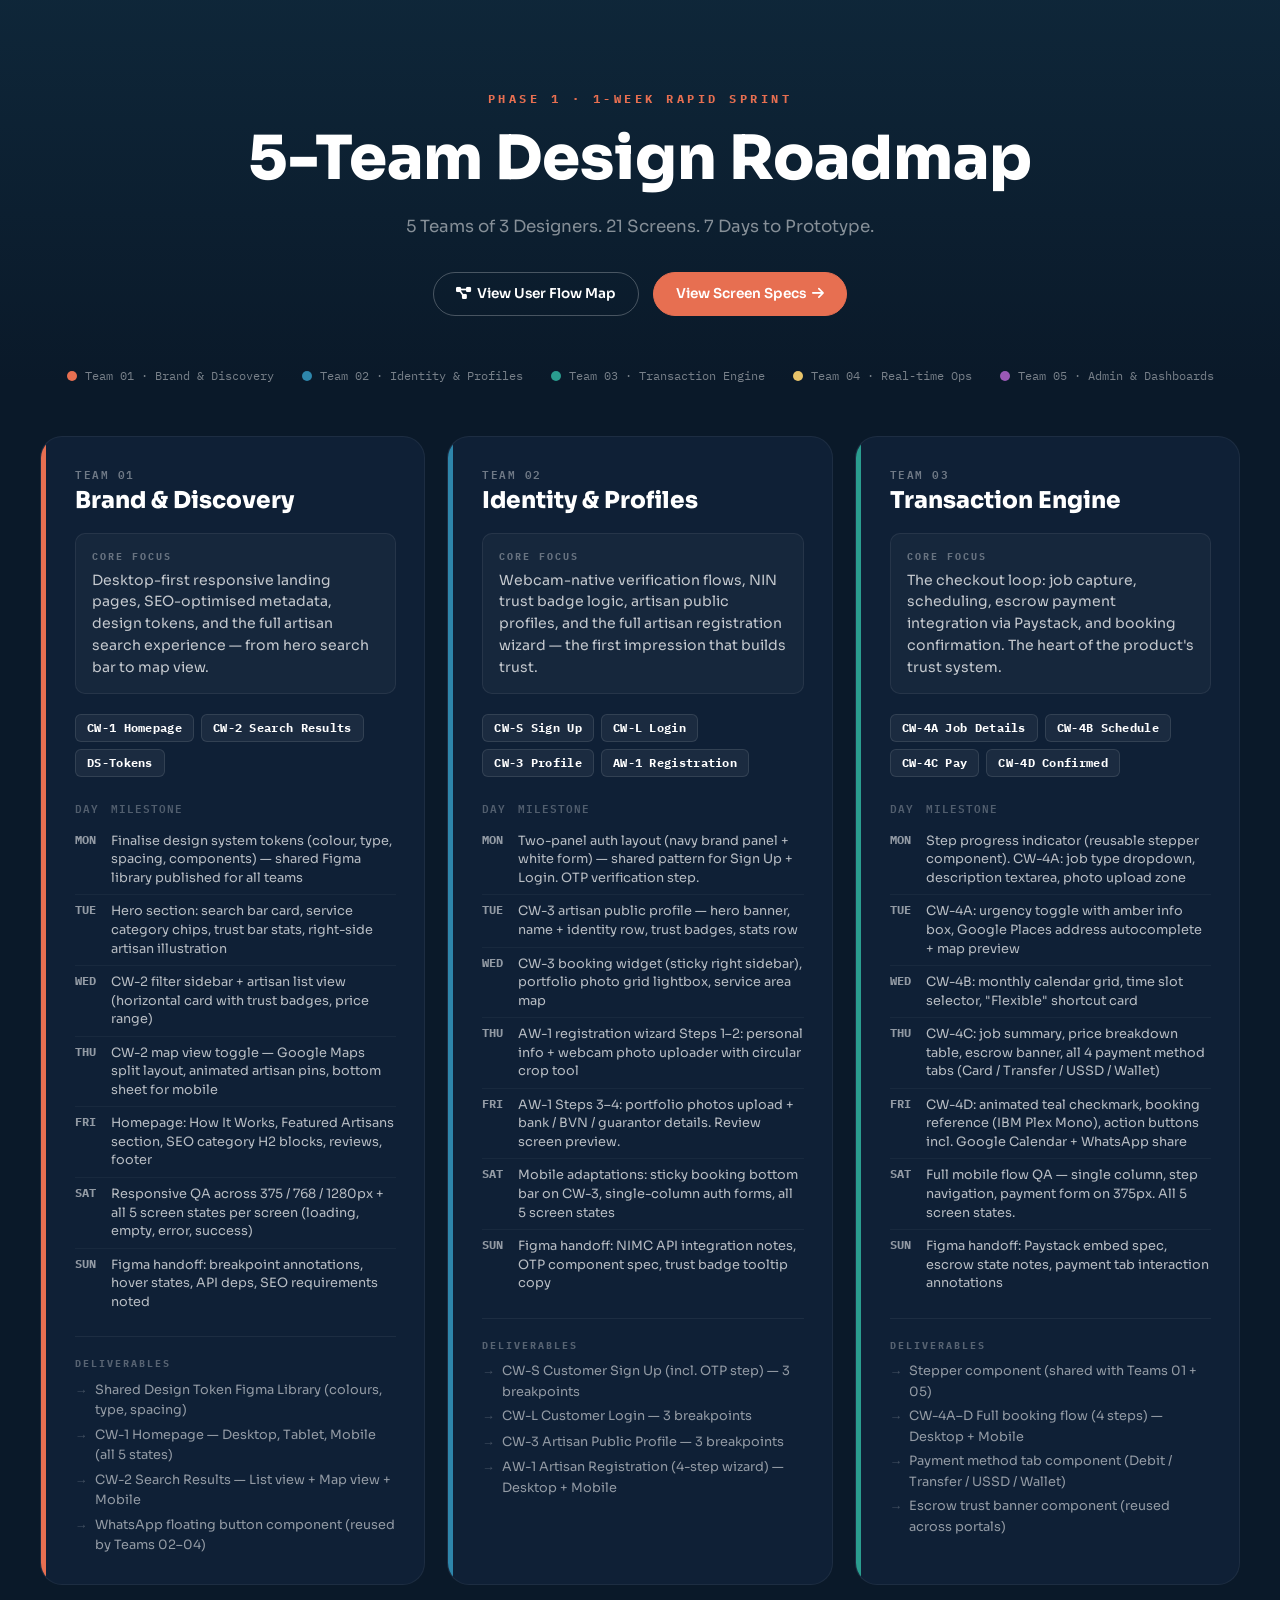
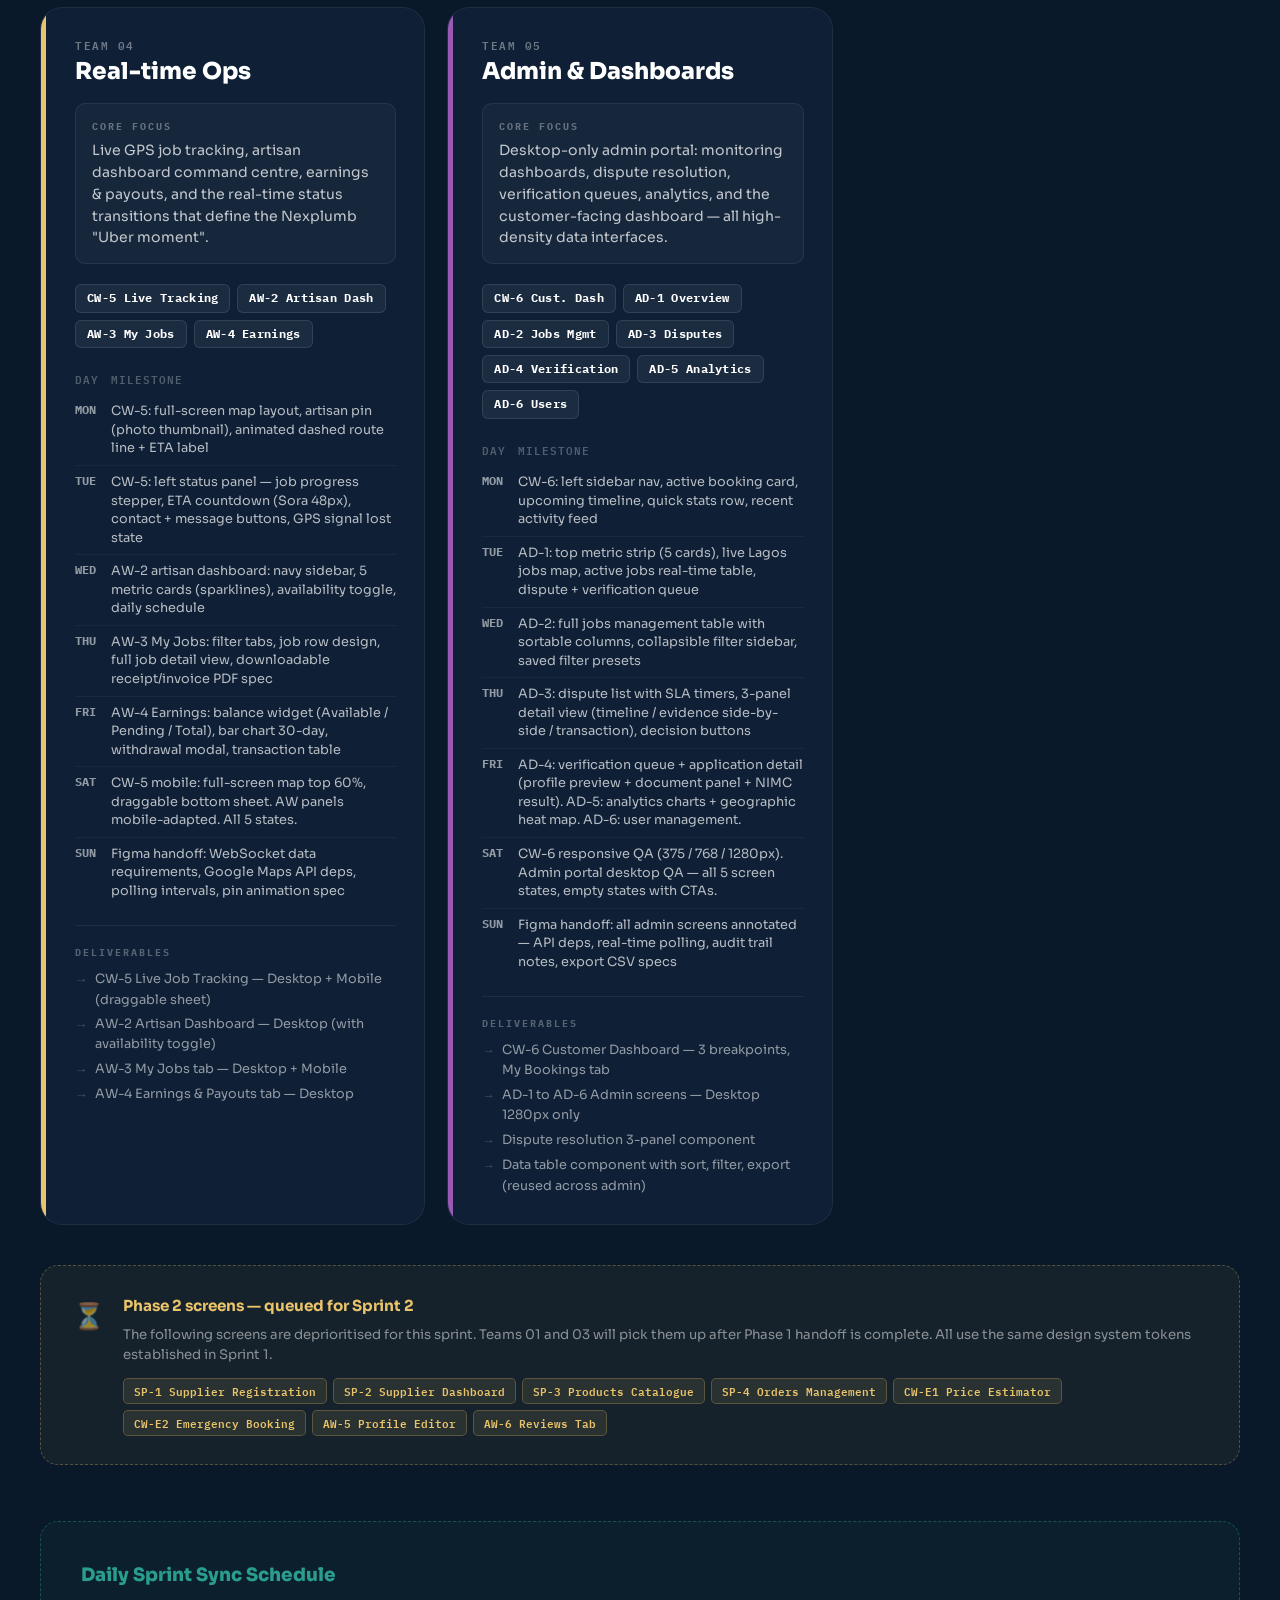
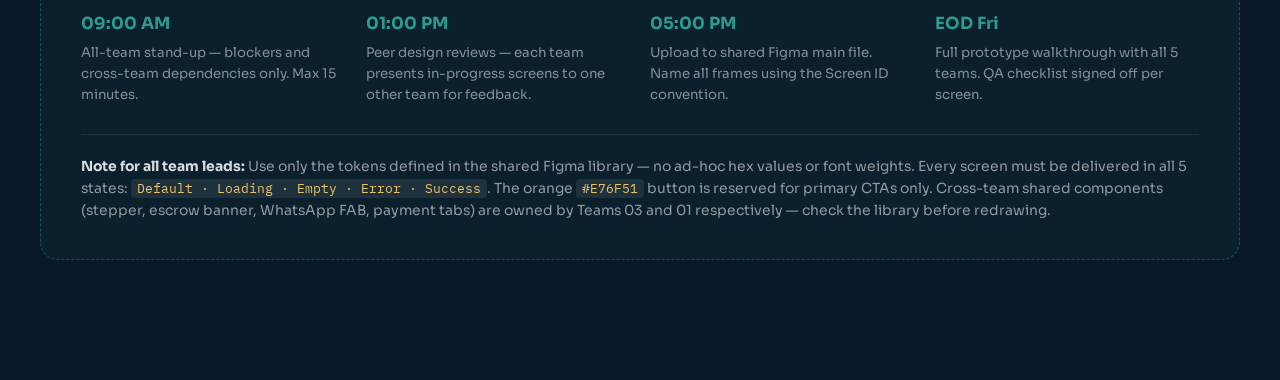
<file: nexplumb_roadmap.html>
<!DOCTYPE html>
<html lang="en">
<head>
    <meta charset="UTF-8">
    <meta name="viewport" content="width=device-width, initial-scale=1.0">
    <title>Nexplumb | 5-Team Sprint Roadmap</title>
    <link rel="preconnect" href="https://fonts.googleapis.com">
    <link rel="preconnect" href="https://fonts.gstatic.com" crossorigin>
    <link href="https://fonts.googleapis.com/css2?family=Sora:wght@400;600;700;800&family=IBM+Plex+Mono:wght@400;600&display=swap" rel="stylesheet">
    <link rel="stylesheet" href="https://cdnjs.cloudflare.com/ajax/libs/font-awesome/6.4.0/css/all.min.css">
    <style>
        :root {
            --navy:    #0D2137;
            --blue:    #2E86AB;
            --teal:    #2A9D8F;
            --orange:  #E76F51;
            --amber:   #E9C46A;
            --gray-bg: #F2F4F6;
            --gray-mid:#D5D8DC;
            --body:    #1C2833;
            --muted:   #717D7E;
            --white:   #FFFFFF;

            --t1: #E76F51;
            --t2: #2E86AB;
            --t3: #2A9D8F;
            --t4: #E9C46A;
            --t5: #9B59B6;

            --card-bg: #0F2036;
            --bg:      #0A1929;
        }

        *, *::before, *::after { box-sizing: border-box; margin: 0; padding: 0; }

        body {
            background: var(--bg);
            color: var(--white);
            font-family: 'Sora', sans-serif;
            padding-bottom: 120px;
            line-height: 1.6;
        }

        /* ── HEADER ─────────────────────────────────────── */
        .roadmap-header {
            padding: 90px 40px 70px;
            background: linear-gradient(to bottom, rgba(46,134,171,0.12), transparent);
            text-align: center;
            position: relative;
        }

        .header-label {
            font-size: 0.72rem;
            font-weight: 800;
            letter-spacing: 3.5px;
            color: var(--orange);
            text-transform: uppercase;
            margin-bottom: 1rem;
            display: block;
            font-family: 'IBM Plex Mono', monospace;
        }

        .roadmap-header h1 {
            font-size: clamp(2rem, 5vw, 3.8rem);
            font-weight: 800;
            margin-bottom: 1.2rem;
            line-height: 1.15;
        }

        .roadmap-header p {
            color: rgba(255,255,255,0.5);
            max-width: 560px;
            margin: 0 auto 2rem;
            font-size: 1.05rem;
            font-weight: 400;
        }

        .header-actions {
            display: flex;
            justify-content: center;
            gap: 14px;
            flex-wrap: wrap;
        }

        .btn {
            display: inline-flex;
            align-items: center;
            gap: 6px;
            font-family: 'Sora', sans-serif;
            font-size: 0.85rem;
            font-weight: 600;
            border-radius: 99px;
            padding: 10px 22px;
            cursor: pointer;
            text-decoration: none;
            transition: all 0.2s;
        }

        .btn-outline {
            background: transparent;
            border: 1.5px solid rgba(255,255,255,0.25);
            color: var(--white);
        }
        .btn-outline:hover {
            border-color: rgba(255,255,255,0.55);
            background: rgba(255,255,255,0.06);
        }

        .btn-primary {
            background: var(--orange);
            border: 1.5px solid var(--orange);
            color: var(--white);
        }
        .btn-primary:hover {
            background: #d4633f;
            transform: translateY(-1px);
        }

        /* ── CONTAINER ───────────────────────────────────── */
        .container {
            max-width: 1280px;
            margin: 0 auto;
            padding: 0 40px;
        }

        /* ── SPRINT LEGEND ───────────────────────────────── */
        .sprint-legend {
            display: flex;
            justify-content: center;
            gap: 28px;
            flex-wrap: wrap;
            margin: -20px 0 50px;
            padding: 0 40px;
        }

        .legend-item {
            display: flex;
            align-items: center;
            gap: 8px;
            font-size: 0.78rem;
            font-family: 'IBM Plex Mono', monospace;
            color: rgba(255,255,255,0.45);
        }

        .legend-dot {
            width: 10px;
            height: 10px;
            border-radius: 50%;
        }

        /* ── TEAM GRID ───────────────────────────────────── */
        .team-grid {
            display: grid;
            grid-template-columns: repeat(auto-fill, minmax(370px, 1fr));
            gap: 22px;
        }

        .team-card {
            background: var(--card-bg);
            border-radius: 22px;
            border: 1px solid rgba(255,255,255,0.06);
            overflow: hidden;
            transition: transform 0.25s ease, border-color 0.25s ease, box-shadow 0.25s ease;
            position: relative;
        }

        .team-card:hover {
            transform: translateY(-5px);
            border-color: rgba(255,255,255,0.14);
            box-shadow: 0 20px 60px rgba(0,0,0,0.35);
        }

        .team-card::before {
            content: '';
            position: absolute;
            top: 0; left: 0;
            width: 5px; height: 100%;
            border-radius: 22px 0 0 22px;
        }

        .t1::before { background: var(--t1); }
        .t2::before { background: var(--t2); }
        .t3::before { background: var(--t3); }
        .t4::before { background: var(--t4); }
        .t5::before { background: var(--t5); }

        .card-inner { padding: 28px 28px 28px 34px; }

        .team-num {
            font-family: 'IBM Plex Mono', monospace;
            font-size: 0.7rem;
            font-weight: 600;
            opacity: 0.4;
            letter-spacing: 1.5px;
            margin-bottom: 4px;
            display: block;
            text-transform: uppercase;
        }

        .team-name {
            font-size: 1.45rem;
            font-weight: 800;
            margin-bottom: 18px;
            line-height: 1.2;
        }

        /* Focus box */
        .focus-box {
            background: rgba(255,255,255,0.03);
            border: 1px solid rgba(255,255,255,0.07);
            border-radius: 10px;
            padding: 14px 16px;
            margin-bottom: 20px;
        }

        .focus-label {
            font-size: 0.65rem;
            font-weight: 800;
            color: rgba(255,255,255,0.35);
            text-transform: uppercase;
            letter-spacing: 2px;
            margin-bottom: 5px;
            display: block;
            font-family: 'IBM Plex Mono', monospace;
        }

        .focus-text {
            font-size: 0.88rem;
            line-height: 1.55;
            color: rgba(255,255,255,0.75);
            font-weight: 400;
        }

        /* Screen tags */
        .screen-list {
            list-style: none;
            display: flex;
            flex-wrap: wrap;
            gap: 7px;
            margin-bottom: 22px;
        }

        .screen-tag {
            background: rgba(255,255,255,0.05);
            border: 1px solid rgba(255,255,255,0.1);
            padding: 4px 11px;
            border-radius: 6px;
            font-size: 0.72rem;
            font-weight: 700;
            font-family: 'IBM Plex Mono', monospace;
            letter-spacing: 0.3px;
        }

        .screen-tag.phase2 {
            border-color: rgba(233,196,106,0.35);
            color: var(--amber);
            background: rgba(233,196,106,0.07);
        }

        /* Milestone table */
        .milestone-table {
            width: 100%;
            border-collapse: collapse;
            font-size: 0.8rem;
        }

        .milestone-table th {
            text-align: left;
            color: rgba(255,255,255,0.28);
            font-weight: 600;
            padding-bottom: 8px;
            font-size: 0.68rem;
            text-transform: uppercase;
            letter-spacing: 1px;
            font-family: 'IBM Plex Mono', monospace;
        }

        .milestone-table td {
            padding: 7px 0;
            border-bottom: 1px solid rgba(255,255,255,0.04);
            vertical-align: top;
            line-height: 1.45;
        }

        .milestone-table tr:last-child td {
            border-bottom: none;
        }

        .day-label {
            font-weight: 700;
            width: 36px;
            color: rgba(255,255,255,0.55);
            font-family: 'IBM Plex Mono', monospace;
            font-size: 0.72rem;
            padding-right: 12px;
        }

        .task-text {
            color: rgba(255,255,255,0.7);
        }

        /* Divider between milestones and outputs */
        .card-divider {
            height: 1px;
            background: rgba(255,255,255,0.06);
            margin: 18px 0;
        }

        .outputs-label {
            font-size: 0.65rem;
            font-weight: 800;
            color: rgba(255,255,255,0.3);
            text-transform: uppercase;
            letter-spacing: 2px;
            margin-bottom: 8px;
            display: block;
            font-family: 'IBM Plex Mono', monospace;
        }

        .output-list {
            list-style: none;
            display: flex;
            flex-direction: column;
            gap: 4px;
        }

        .output-list li {
            font-size: 0.8rem;
            color: rgba(255,255,255,0.55);
            display: flex;
            align-items: flex-start;
            gap: 7px;
        }

        .output-list li::before {
            content: '→';
            opacity: 0.4;
            flex-shrink: 0;
            margin-top: 1px;
        }

        /* ── SPRINT SUMMARY ──────────────────────────────── */
        .sprint-summary {
            background: rgba(42,157,143,0.05);
            border: 1px dashed rgba(42,157,143,0.4);
            border-radius: 18px;
            padding: 38px 40px;
            margin-top: 56px;
        }

        .sprint-summary h3 {
            font-size: 1.15rem;
            font-weight: 800;
            margin-bottom: 22px;
            color: var(--teal);
        }

        .sync-grid {
            display: grid;
            grid-template-columns: repeat(auto-fit, minmax(190px, 1fr));
            gap: 20px;
            margin-bottom: 28px;
        }

        .sync-item h4 {
            font-size: 1.05rem;
            font-weight: 700;
            color: var(--teal);
            margin-bottom: 4px;
        }

        .sync-item p {
            font-size: 0.83rem;
            color: rgba(255,255,255,0.5);
        }

        .summary-note {
            padding-top: 20px;
            border-top: 1px solid rgba(255,255,255,0.08);
            font-size: 0.87rem;
            color: rgba(255,255,255,0.55);
            line-height: 1.6;
        }

        .summary-note strong {
            color: rgba(255,255,255,0.85);
        }

        .summary-note code {
            background: rgba(255,255,255,0.08);
            border-radius: 4px;
            padding: 1px 6px;
            font-family: 'IBM Plex Mono', monospace;
            font-size: 0.82rem;
            color: var(--amber);
        }

        /* ── PHASE 2 TEASER ──────────────────────────────── */
        .phase-teaser {
            margin-top: 40px;
            background: rgba(233,196,106,0.05);
            border: 1px dashed rgba(233,196,106,0.3);
            border-radius: 18px;
            padding: 28px 32px;
            display: flex;
            align-items: flex-start;
            gap: 18px;
        }

        .phase-teaser-icon {
            font-size: 1.6rem;
            opacity: 0.6;
            flex-shrink: 0;
            margin-top: 2px;
        }

        .phase-teaser-content h4 {
            font-size: 0.95rem;
            font-weight: 700;
            color: var(--amber);
            margin-bottom: 6px;
        }

        .phase-teaser-content p {
            font-size: 0.83rem;
            color: rgba(255,255,255,0.5);
            line-height: 1.55;
        }

        .phase-tags {
            display: flex;
            flex-wrap: wrap;
            gap: 6px;
            margin-top: 12px;
        }

        .phase-tag {
            background: rgba(233,196,106,0.1);
            border: 1px solid rgba(233,196,106,0.25);
            color: var(--amber);
            border-radius: 5px;
            padding: 3px 10px;
            font-size: 0.7rem;
            font-family: 'IBM Plex Mono', monospace;
            font-weight: 600;
        }

        /* ── RESPONSIVE ──────────────────────────────────── */
        @media (max-width: 768px) {
            .team-grid { grid-template-columns: 1fr; }
            .container { padding: 0 20px; }
            .roadmap-header { padding: 60px 20px 50px; }
            .sprint-summary { padding: 28px 22px; }
        }
    </style>
</head>
<body>

    <!-- HEADER -->
    <header class="roadmap-header">
        <div class="container">
            <span class="header-label">Phase 1 · 1-Week Rapid Sprint</span>
            <h1>5-Team Design Roadmap</h1>
            <p>5 Teams of 3 Designers. 21 Screens. 7 Days to Prototype.</p>
            <div class="header-actions">
                <a href="#" class="btn btn-outline"><i class="fa-solid fa-diagram-project"></i> View User Flow Map</a>
                <a href="#" class="btn btn-primary">View Screen Specs <i class="fa-solid fa-arrow-right"></i></a>
            </div>
        </div>
    </header>

    <!-- LEGEND -->
    <div class="sprint-legend">
        <div class="legend-item"><span class="legend-dot" style="background:var(--t1)"></span> Team 01 · Brand &amp; Discovery</div>
        <div class="legend-item"><span class="legend-dot" style="background:var(--t2)"></span> Team 02 · Identity &amp; Profiles</div>
        <div class="legend-item"><span class="legend-dot" style="background:var(--t3)"></span> Team 03 · Transaction Engine</div>
        <div class="legend-item"><span class="legend-dot" style="background:var(--t4)"></span> Team 04 · Real-time Ops</div>
        <div class="legend-item"><span class="legend-dot" style="background:var(--t5)"></span> Team 05 · Admin &amp; Dashboards</div>
    </div>

    <!-- MAIN CONTENT -->
    <main class="container">
        <div class="team-grid">

            <!-- ─── TEAM 01 ─────────────────────────────── -->
            <div class="team-card t1">
                <div class="card-inner">
                    <span class="team-num">TEAM 01</span>
                    <h2 class="team-name">Brand &amp; Discovery</h2>

                    <div class="focus-box">
                        <span class="focus-label">Core Focus</span>
                        <p class="focus-text">Desktop-first responsive landing pages, SEO-optimised metadata, design tokens, and the full artisan search experience — from hero search bar to map view.</p>
                    </div>

                    <ul class="screen-list">
                        <span class="screen-tag">CW-1 Homepage</span>
                        <span class="screen-tag">CW-2 Search Results</span>
                        <span class="screen-tag">DS-Tokens</span>
                    </ul>

                    <table class="milestone-table">
                        <tr>
                            <th class="day-label">Day</th>
                            <th>Milestone</th>
                        </tr>
                        <tr>
                            <td class="day-label">MON</td>
                            <td class="task-text">Finalise design system tokens (colour, type, spacing, components) — shared Figma library published for all teams</td>
                        </tr>
                        <tr>
                            <td class="day-label">TUE</td>
                            <td class="task-text">Hero section: search bar card, service category chips, trust bar stats, right-side artisan illustration</td>
                        </tr>
                        <tr>
                            <td class="day-label">WED</td>
                            <td class="task-text">CW-2 filter sidebar + artisan list view (horizontal card with trust badges, price range)</td>
                        </tr>
                        <tr>
                            <td class="day-label">THU</td>
                            <td class="task-text">CW-2 map view toggle — Google Maps split layout, animated artisan pins, bottom sheet for mobile</td>
                        </tr>
                        <tr>
                            <td class="day-label">FRI</td>
                            <td class="task-text">Homepage: How It Works, Featured Artisans section, SEO category H2 blocks, reviews, footer</td>
                        </tr>
                        <tr>
                            <td class="day-label">SAT</td>
                            <td class="task-text">Responsive QA across 375 / 768 / 1280px + all 5 screen states per screen (loading, empty, error, success)</td>
                        </tr>
                        <tr>
                            <td class="day-label">SUN</td>
                            <td class="task-text">Figma handoff: breakpoint annotations, hover states, API deps, SEO requirements noted</td>
                        </tr>
                    </table>

                    <div class="card-divider"></div>
                    <span class="outputs-label">Deliverables</span>
                    <ul class="output-list">
                        <li>Shared Design Token Figma Library (colours, type, spacing)</li>
                        <li>CW-1 Homepage — Desktop, Tablet, Mobile (all 5 states)</li>
                        <li>CW-2 Search Results — List view + Map view + Mobile</li>
                        <li>WhatsApp floating button component (reused by Teams 02–04)</li>
                    </ul>
                </div>
            </div>

            <!-- ─── TEAM 02 ─────────────────────────────── -->
            <div class="team-card t2">
                <div class="card-inner">
                    <span class="team-num">TEAM 02</span>
                    <h2 class="team-name">Identity &amp; Profiles</h2>

                    <div class="focus-box">
                        <span class="focus-label">Core Focus</span>
                        <p class="focus-text">Webcam-native verification flows, NIN trust badge logic, artisan public profiles, and the full artisan registration wizard — the first impression that builds trust.</p>
                    </div>

                    <ul class="screen-list">
                        <span class="screen-tag">CW-S Sign Up</span>
                        <span class="screen-tag">CW-L Login</span>
                        <span class="screen-tag">CW-3 Profile</span>
                        <span class="screen-tag">AW-1 Registration</span>
                    </ul>

                    <table class="milestone-table">
                        <tr>
                            <th class="day-label">Day</th>
                            <th>Milestone</th>
                        </tr>
                        <tr>
                            <td class="day-label">MON</td>
                            <td class="task-text">Two-panel auth layout (navy brand panel + white form) — shared pattern for Sign Up + Login. OTP verification step.</td>
                        </tr>
                        <tr>
                            <td class="day-label">TUE</td>
                            <td class="task-text">CW-3 artisan public profile — hero banner, name + identity row, trust badges, stats row</td>
                        </tr>
                        <tr>
                            <td class="day-label">WED</td>
                            <td class="task-text">CW-3 booking widget (sticky right sidebar), portfolio photo grid lightbox, service area map</td>
                        </tr>
                        <tr>
                            <td class="day-label">THU</td>
                            <td class="task-text">AW-1 registration wizard Steps 1–2: personal info + webcam photo uploader with circular crop tool</td>
                        </tr>
                        <tr>
                            <td class="day-label">FRI</td>
                            <td class="task-text">AW-1 Steps 3–4: portfolio photos upload + bank / BVN / guarantor details. Review screen preview.</td>
                        </tr>
                        <tr>
                            <td class="day-label">SAT</td>
                            <td class="task-text">Mobile adaptations: sticky booking bottom bar on CW-3, single-column auth forms, all 5 screen states</td>
                        </tr>
                        <tr>
                            <td class="day-label">SUN</td>
                            <td class="task-text">Figma handoff: NIMC API integration notes, OTP component spec, trust badge tooltip copy</td>
                        </tr>
                    </table>

                    <div class="card-divider"></div>
                    <span class="outputs-label">Deliverables</span>
                    <ul class="output-list">
                        <li>CW-S Customer Sign Up (incl. OTP step) — 3 breakpoints</li>
                        <li>CW-L Customer Login — 3 breakpoints</li>
                        <li>CW-3 Artisan Public Profile — 3 breakpoints</li>
                        <li>AW-1 Artisan Registration (4-step wizard) — Desktop + Mobile</li>
                    </ul>
                </div>
            </div>

            <!-- ─── TEAM 03 ─────────────────────────────── -->
            <div class="team-card t3">
                <div class="card-inner">
                    <span class="team-num">TEAM 03</span>
                    <h2 class="team-name">Transaction Engine</h2>

                    <div class="focus-box">
                        <span class="focus-label">Core Focus</span>
                        <p class="focus-text">The checkout loop: job capture, scheduling, escrow payment integration via Paystack, and booking confirmation. The heart of the product's trust system.</p>
                    </div>

                    <ul class="screen-list">
                        <span class="screen-tag">CW-4A Job Details</span>
                        <span class="screen-tag">CW-4B Schedule</span>
                        <span class="screen-tag">CW-4C Pay</span>
                        <span class="screen-tag">CW-4D Confirmed</span>
                    </ul>

                    <table class="milestone-table">
                        <tr>
                            <th class="day-label">Day</th>
                            <th>Milestone</th>
                        </tr>
                        <tr>
                            <td class="day-label">MON</td>
                            <td class="task-text">Step progress indicator (reusable stepper component). CW-4A: job type dropdown, description textarea, photo upload zone</td>
                        </tr>
                        <tr>
                            <td class="day-label">TUE</td>
                            <td class="task-text">CW-4A: urgency toggle with amber info box, Google Places address autocomplete + map preview</td>
                        </tr>
                        <tr>
                            <td class="day-label">WED</td>
                            <td class="task-text">CW-4B: monthly calendar grid, time slot selector, "Flexible" shortcut card</td>
                        </tr>
                        <tr>
                            <td class="day-label">THU</td>
                            <td class="task-text">CW-4C: job summary, price breakdown table, escrow banner, all 4 payment method tabs (Card / Transfer / USSD / Wallet)</td>
                        </tr>
                        <tr>
                            <td class="day-label">FRI</td>
                            <td class="task-text">CW-4D: animated teal checkmark, booking reference (IBM Plex Mono), action buttons incl. Google Calendar + WhatsApp share</td>
                        </tr>
                        <tr>
                            <td class="day-label">SAT</td>
                            <td class="task-text">Full mobile flow QA — single column, step navigation, payment form on 375px. All 5 screen states.</td>
                        </tr>
                        <tr>
                            <td class="day-label">SUN</td>
                            <td class="task-text">Figma handoff: Paystack embed spec, escrow state notes, payment tab interaction annotations</td>
                        </tr>
                    </table>

                    <div class="card-divider"></div>
                    <span class="outputs-label">Deliverables</span>
                    <ul class="output-list">
                        <li>Stepper component (shared with Teams 01 + 05)</li>
                        <li>CW-4A–D Full booking flow (4 steps) — Desktop + Mobile</li>
                        <li>Payment method tab component (Debit / Transfer / USSD / Wallet)</li>
                        <li>Escrow trust banner component (reused across portals)</li>
                    </ul>
                </div>
            </div>

            <!-- ─── TEAM 04 ─────────────────────────────── -->
            <div class="team-card t4">
                <div class="card-inner">
                    <span class="team-num">TEAM 04</span>
                    <h2 class="team-name">Real-time Ops</h2>

                    <div class="focus-box">
                        <span class="focus-label">Core Focus</span>
                        <p class="focus-text">Live GPS job tracking, artisan dashboard command centre, earnings &amp; payouts, and the real-time status transitions that define the Nexplumb "Uber moment".</p>
                    </div>

                    <ul class="screen-list">
                        <span class="screen-tag">CW-5 Live Tracking</span>
                        <span class="screen-tag">AW-2 Artisan Dash</span>
                        <span class="screen-tag">AW-3 My Jobs</span>
                        <span class="screen-tag">AW-4 Earnings</span>
                    </ul>

                    <table class="milestone-table">
                        <tr>
                            <th class="day-label">Day</th>
                            <th>Milestone</th>
                        </tr>
                        <tr>
                            <td class="day-label">MON</td>
                            <td class="task-text">CW-5: full-screen map layout, artisan pin (photo thumbnail), animated dashed route line + ETA label</td>
                        </tr>
                        <tr>
                            <td class="day-label">TUE</td>
                            <td class="task-text">CW-5: left status panel — job progress stepper, ETA countdown (Sora 48px), contact + message buttons, GPS signal lost state</td>
                        </tr>
                        <tr>
                            <td class="day-label">WED</td>
                            <td class="task-text">AW-2 artisan dashboard: navy sidebar, 5 metric cards (sparklines), availability toggle, daily schedule</td>
                        </tr>
                        <tr>
                            <td class="day-label">THU</td>
                            <td class="task-text">AW-3 My Jobs: filter tabs, job row design, full job detail view, downloadable receipt/invoice PDF spec</td>
                        </tr>
                        <tr>
                            <td class="day-label">FRI</td>
                            <td class="task-text">AW-4 Earnings: balance widget (Available / Pending / Total), bar chart 30-day, withdrawal modal, transaction table</td>
                        </tr>
                        <tr>
                            <td class="day-label">SAT</td>
                            <td class="task-text">CW-5 mobile: full-screen map top 60%, draggable bottom sheet. AW panels mobile-adapted. All 5 states.</td>
                        </tr>
                        <tr>
                            <td class="day-label">SUN</td>
                            <td class="task-text">Figma handoff: WebSocket data requirements, Google Maps API deps, polling intervals, pin animation spec</td>
                        </tr>
                    </table>

                    <div class="card-divider"></div>
                    <span class="outputs-label">Deliverables</span>
                    <ul class="output-list">
                        <li>CW-5 Live Job Tracking — Desktop + Mobile (draggable sheet)</li>
                        <li>AW-2 Artisan Dashboard — Desktop (with availability toggle)</li>
                        <li>AW-3 My Jobs tab — Desktop + Mobile</li>
                        <li>AW-4 Earnings &amp; Payouts tab — Desktop</li>
                    </ul>
                </div>
            </div>

            <!-- ─── TEAM 05 ─────────────────────────────── -->
            <div class="team-card t5">
                <div class="card-inner">
                    <span class="team-num">TEAM 05</span>
                    <h2 class="team-name">Admin &amp; Dashboards</h2>

                    <div class="focus-box">
                        <span class="focus-label">Core Focus</span>
                        <p class="focus-text">Desktop-only admin portal: monitoring dashboards, dispute resolution, verification queues, analytics, and the customer-facing dashboard — all high-density data interfaces.</p>
                    </div>

                    <ul class="screen-list">
                        <span class="screen-tag">CW-6 Cust. Dash</span>
                        <span class="screen-tag">AD-1 Overview</span>
                        <span class="screen-tag">AD-2 Jobs Mgmt</span>
                        <span class="screen-tag">AD-3 Disputes</span>
                        <span class="screen-tag">AD-4 Verification</span>
                        <span class="screen-tag">AD-5 Analytics</span>
                        <span class="screen-tag">AD-6 Users</span>
                    </ul>

                    <table class="milestone-table">
                        <tr>
                            <th class="day-label">Day</th>
                            <th>Milestone</th>
                        </tr>
                        <tr>
                            <td class="day-label">MON</td>
                            <td class="task-text">CW-6: left sidebar nav, active booking card, upcoming timeline, quick stats row, recent activity feed</td>
                        </tr>
                        <tr>
                            <td class="day-label">TUE</td>
                            <td class="task-text">AD-1: top metric strip (5 cards), live Lagos jobs map, active jobs real-time table, dispute + verification queue</td>
                        </tr>
                        <tr>
                            <td class="day-label">WED</td>
                            <td class="task-text">AD-2: full jobs management table with sortable columns, collapsible filter sidebar, saved filter presets</td>
                        </tr>
                        <tr>
                            <td class="day-label">THU</td>
                            <td class="task-text">AD-3: dispute list with SLA timers, 3-panel detail view (timeline / evidence side-by-side / transaction), decision buttons</td>
                        </tr>
                        <tr>
                            <td class="day-label">FRI</td>
                            <td class="task-text">AD-4: verification queue + application detail (profile preview + document panel + NIMC result). AD-5: analytics charts + geographic heat map. AD-6: user management.</td>
                        </tr>
                        <tr>
                            <td class="day-label">SAT</td>
                            <td class="task-text">CW-6 responsive QA (375 / 768 / 1280px). Admin portal desktop QA — all 5 screen states, empty states with CTAs.</td>
                        </tr>
                        <tr>
                            <td class="day-label">SUN</td>
                            <td class="task-text">Figma handoff: all admin screens annotated — API deps, real-time polling, audit trail notes, export CSV specs</td>
                        </tr>
                    </table>

                    <div class="card-divider"></div>
                    <span class="outputs-label">Deliverables</span>
                    <ul class="output-list">
                        <li>CW-6 Customer Dashboard — 3 breakpoints, My Bookings tab</li>
                        <li>AD-1 to AD-6 Admin screens — Desktop 1280px only</li>
                        <li>Dispute resolution 3-panel component</li>
                        <li>Data table component with sort, filter, export (reused across admin)</li>
                    </ul>
                </div>
            </div>

        </div>

        <!-- ── PHASE 2 TEASER ────────────────────────────── -->
        <div class="phase-teaser">
            <div class="phase-teaser-icon">⏳</div>
            <div class="phase-teaser-content">
                <h4>Phase 2 screens — queued for Sprint 2</h4>
                <p>The following screens are deprioritised for this sprint. Teams 01 and 03 will pick them up after Phase 1 handoff is complete. All use the same design system tokens established in Sprint 1.</p>
                <div class="phase-tags">
                    <span class="phase-tag">SP-1 Supplier Registration</span>
                    <span class="phase-tag">SP-2 Supplier Dashboard</span>
                    <span class="phase-tag">SP-3 Products Catalogue</span>
                    <span class="phase-tag">SP-4 Orders Management</span>
                    <span class="phase-tag">CW-E1 Price Estimator</span>
                    <span class="phase-tag">CW-E2 Emergency Booking</span>
                    <span class="phase-tag">AW-5 Profile Editor</span>
                    <span class="phase-tag">AW-6 Reviews Tab</span>
                </div>
            </div>
        </div>

        <!-- ── DAILY SPRINT SYNC ─────────────────────────── -->
        <section class="sprint-summary">
            <h3>Daily Sprint Sync Schedule</h3>
            <div class="sync-grid">
                <div class="sync-item">
                    <h4>09:00 AM</h4>
                    <p>All-team stand-up — blockers and cross-team dependencies only. Max 15 minutes.</p>
                </div>
                <div class="sync-item">
                    <h4>01:00 PM</h4>
                    <p>Peer design reviews — each team presents in-progress screens to one other team for feedback.</p>
                </div>
                <div class="sync-item">
                    <h4>05:00 PM</h4>
                    <p>Upload to shared Figma main file. Name all frames using the Screen ID convention.</p>
                </div>
                <div class="sync-item">
                    <h4>EOD Fri</h4>
                    <p>Full prototype walkthrough with all 5 teams. QA checklist signed off per screen.</p>
                </div>
            </div>
            <div class="summary-note">
                <strong>Note for all team leads:</strong> Use only the tokens defined in the shared Figma library — no ad-hoc hex values or font weights. Every screen must be delivered in all 5 states: <code>Default · Loading · Empty · Error · Success</code>. The orange <code>#E76F51</code> button is reserved for primary CTAs only. Cross-team shared components (stepper, escrow banner, WhatsApp FAB, payment tabs) are owned by Teams 03 and 01 respectively — check the library before redrawing.
            </div>
        </section>

    </main>

</body>
</html>
</file>
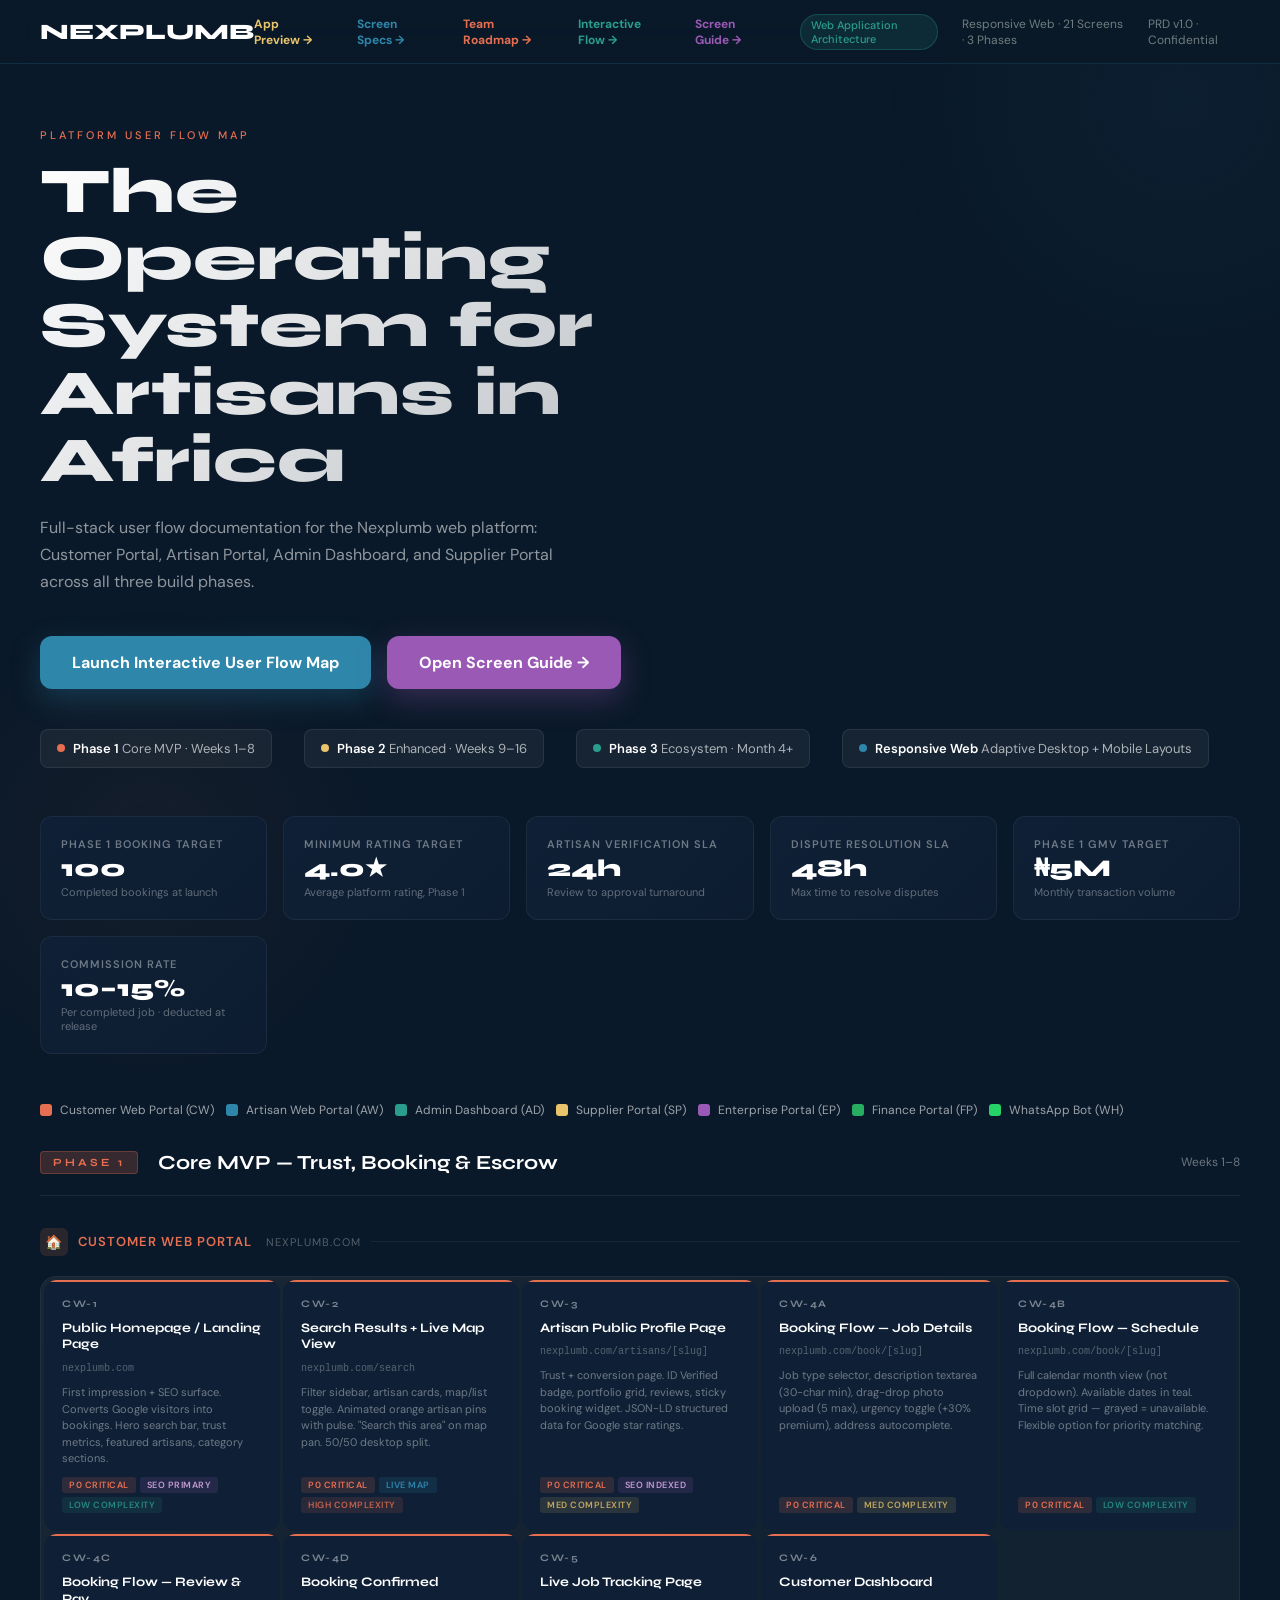
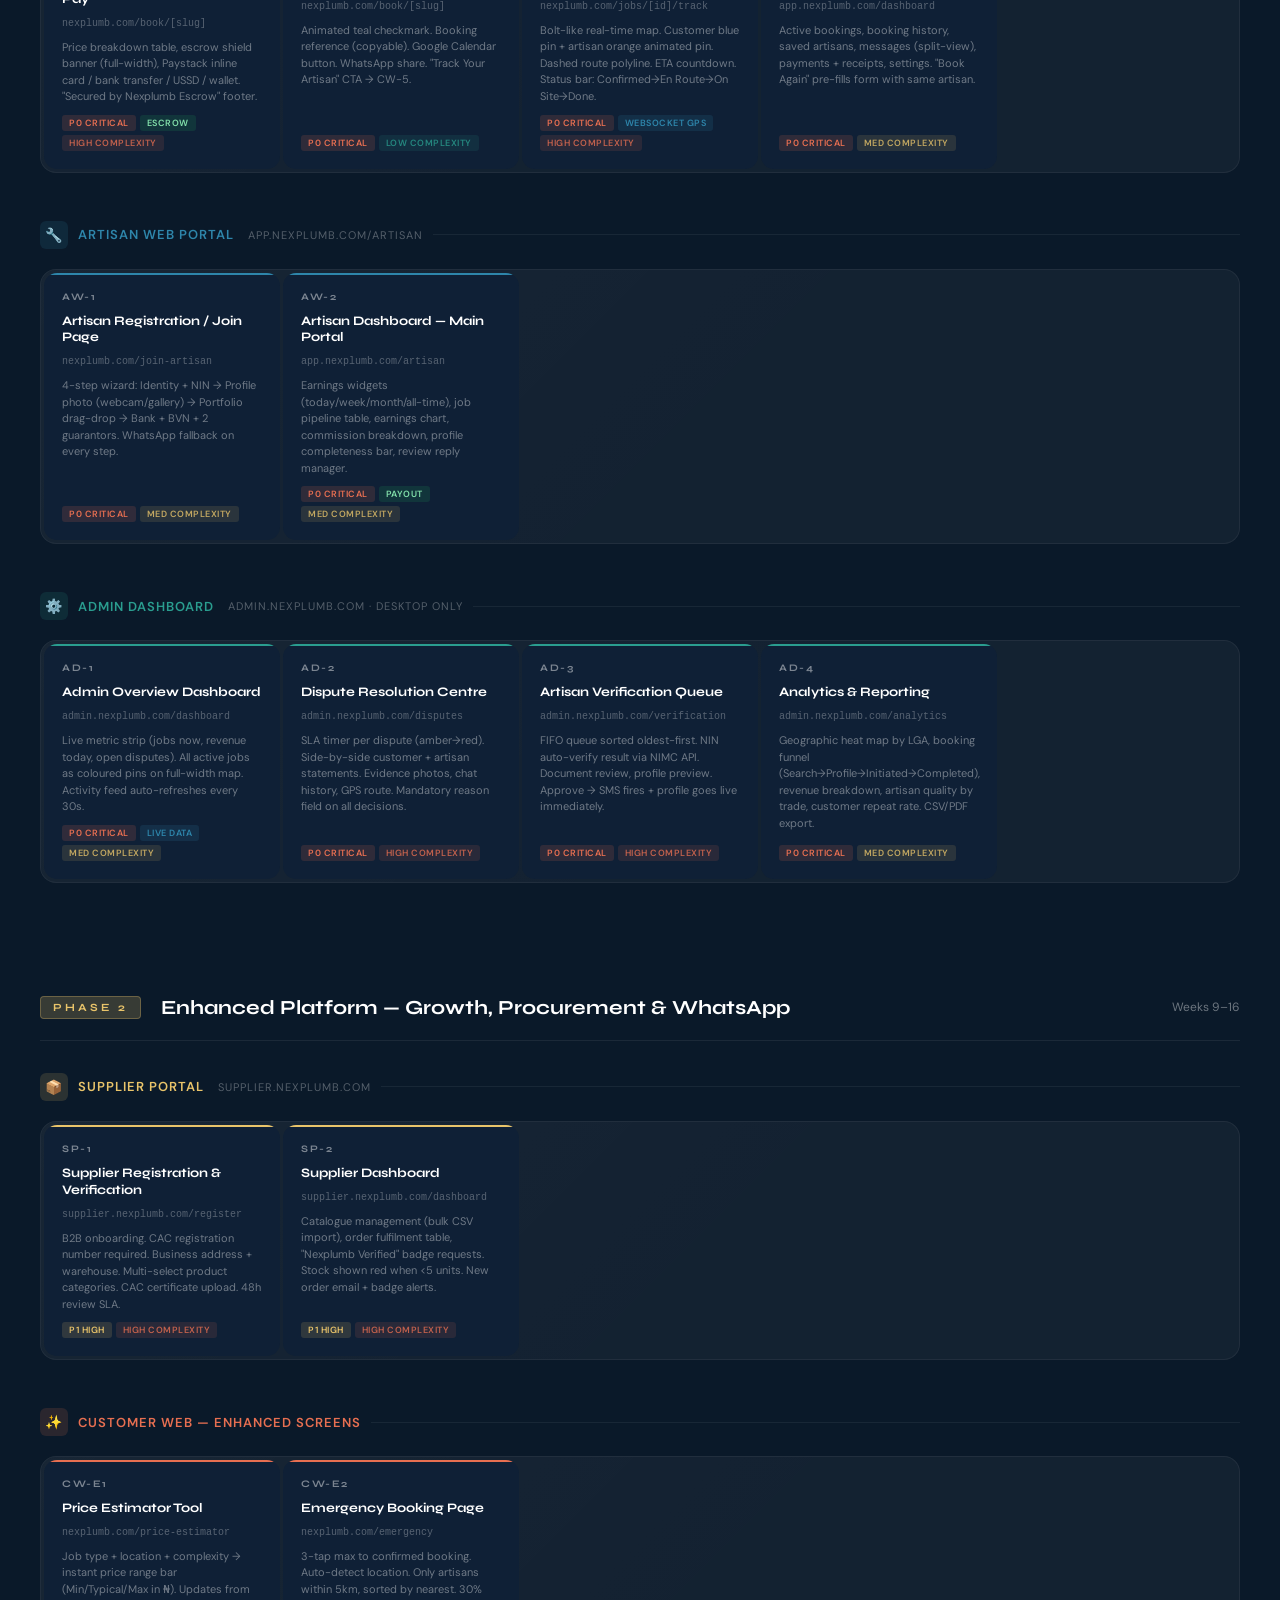
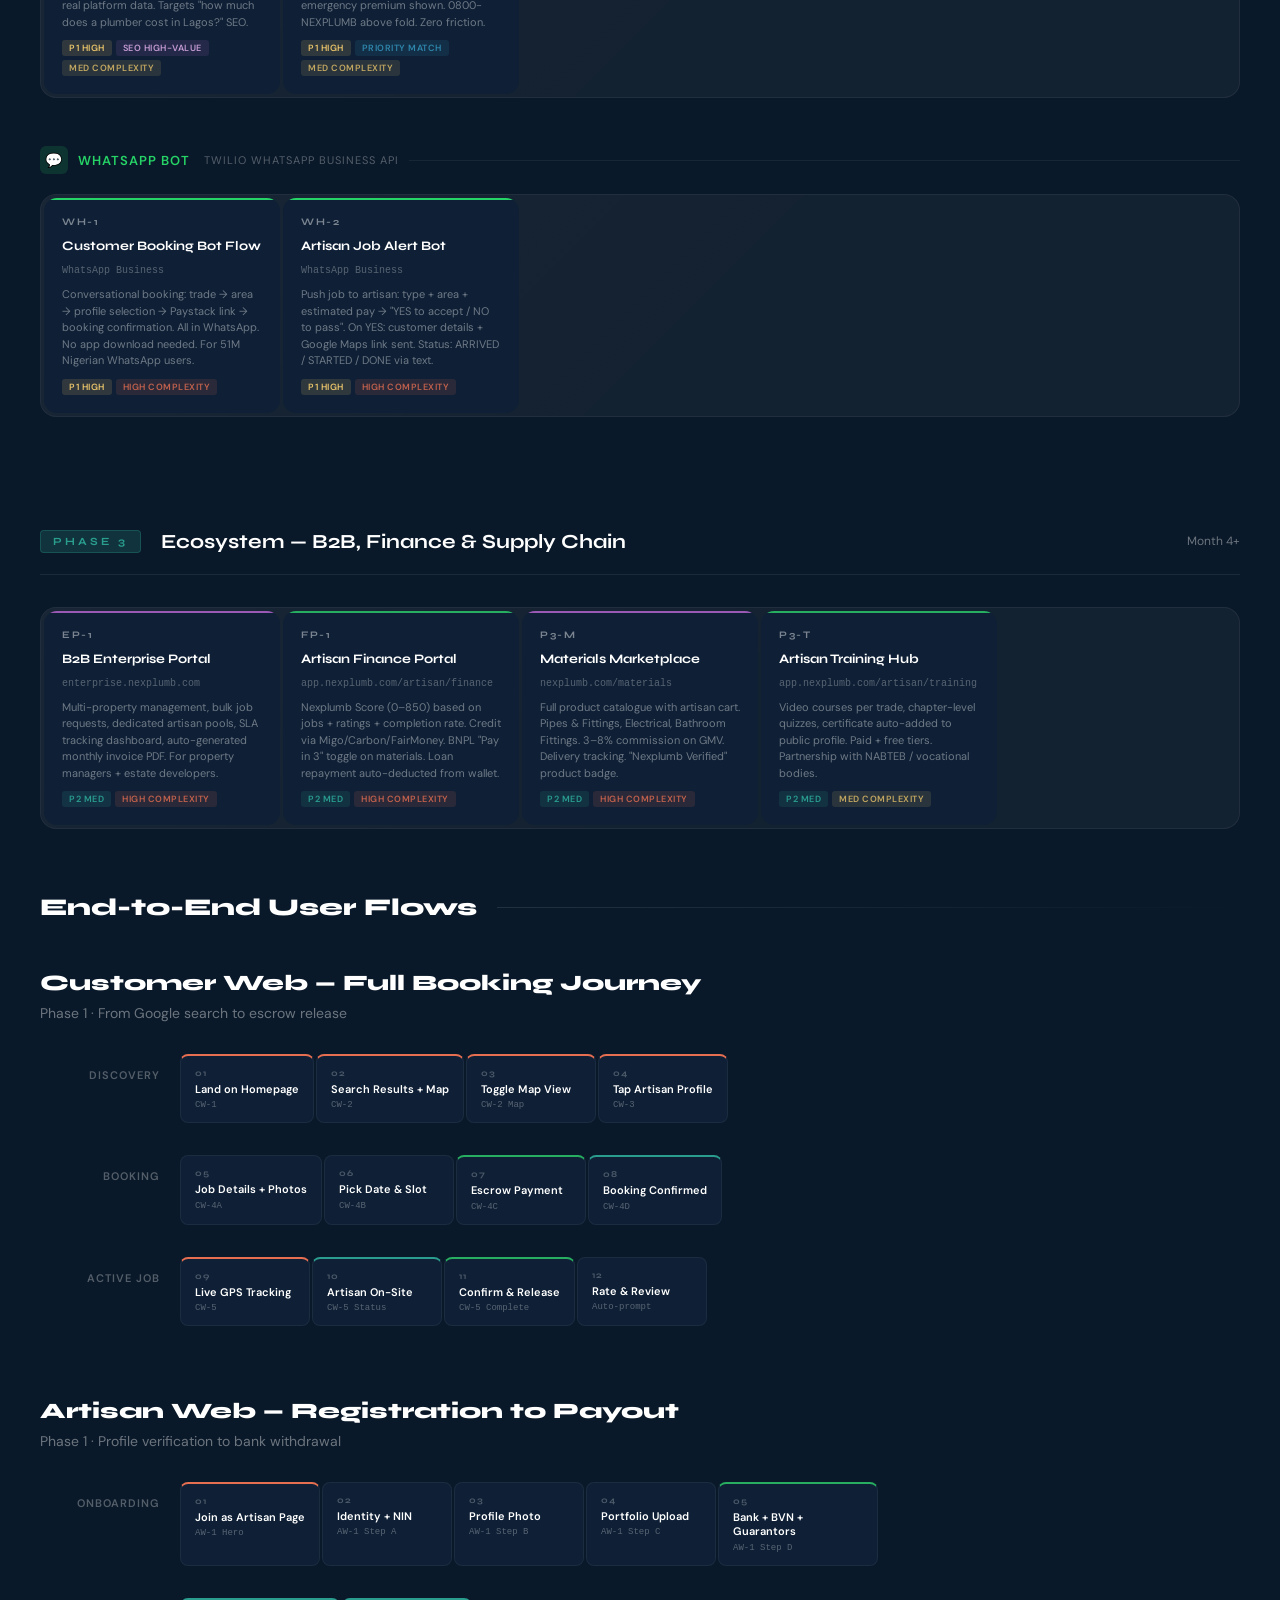
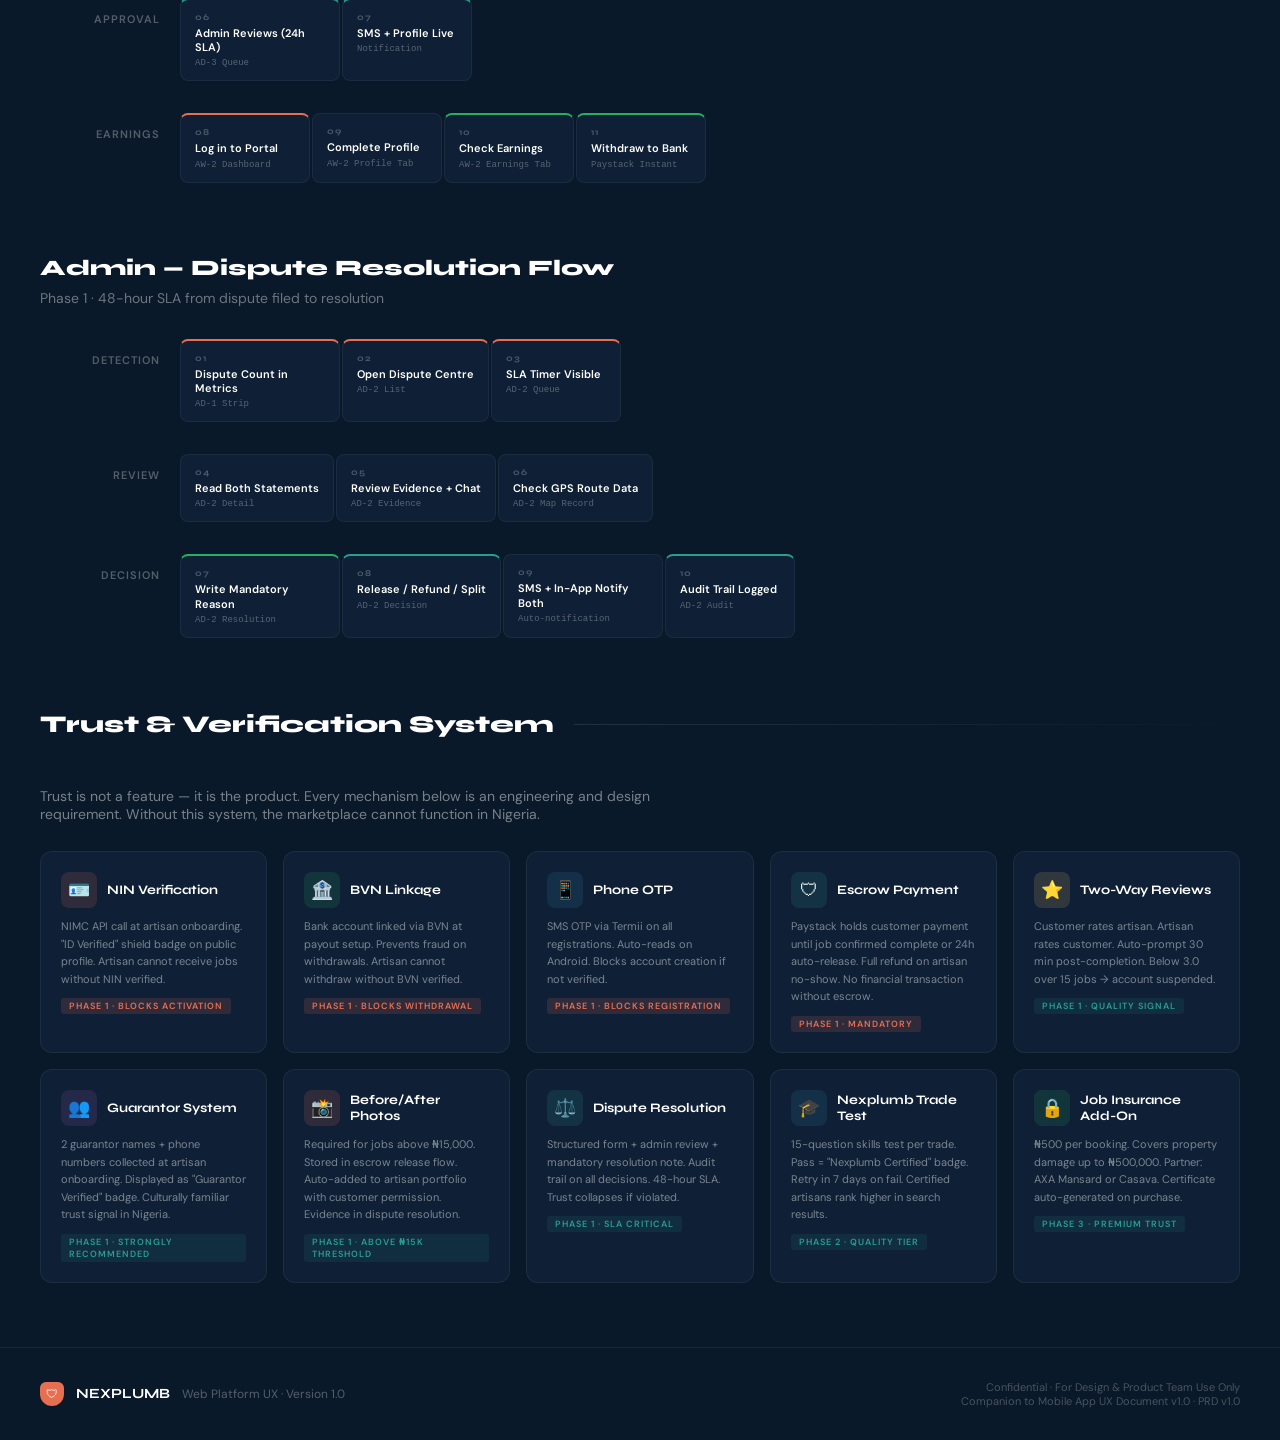
<file: nexplumb_userflow.html>
<!DOCTYPE html>
<html lang="en">
<head>
<meta charset="UTF-8">
<meta name="viewport" content="width=device-width, initial-scale=1.0">
<title>Nexplumb — Platform User Flow Map</title>
<link href="https://fonts.googleapis.com/css2?family=Syne:wght@400;600;700;800&family=DM+Sans:ital,wght@0,300;0,400;0,500;1,300&display=swap" rel="stylesheet">
<style>
  :root {
    --navy: #0D2137;
    --blue: #2E86AB;
    --teal: #2A9D8F;
    --orange: #E76F51;
    --amber: #E9C46A;
    --white: #FFFFFF;
    --light-gray: #F2F4F6;
    --body-text: #1C2833;
    --secondary-text: #717D7E;
    --border: #D5D8DC;
  }

  * { margin: 0; padding: 0; box-sizing: border-box; }

  body {
    font-family: 'DM Sans', sans-serif;
    background: #0A1929;
    color: var(--white);
    min-height: 100vh;
    overflow-x: hidden;
  }

  /* ─── HEADER ─────────────────────────────────────── */
  .site-header {
    position: sticky;
    top: 0;
    z-index: 100;
    background: rgba(10,25,41,0.92);
    backdrop-filter: blur(16px);
    border-bottom: 1px solid rgba(46,134,171,0.2);
    padding: 0 40px;
    height: 64px;
    display: flex;
    align-items: center;
    justify-content: space-between;
  }

  .logo {
    font-family: 'Syne', sans-serif;
    font-weight: 800;
    font-size: 22px;
    color: var(--white);
    display: flex;
    align-items: center;
    gap: 10px;
  }

  .logo-shield {
    width: 32px; height: 32px;
    background: var(--orange);
    border-radius: 6px 6px 50% 50%;
    display: flex;
    align-items: center;
    justify-content: center;
    font-size: 16px;
  }

  .header-meta {
    font-size: 12px;
    color: var(--secondary-text);
    display: flex;
    gap: 24px;
    align-items: center;
  }

  .header-badge {
    background: rgba(42,157,143,0.15);
    border: 1px solid rgba(42,157,143,0.3);
    color: var(--teal);
    padding: 3px 10px;
    border-radius: 20px;
    font-size: 11px;
    font-weight: 500;
  }

  /* ─── HERO SECTION ───────────────────────────────── */
  .hero {
    padding: 64px 40px 48px;
    max-width: 1280px;
    margin: 0 auto;
    position: relative;
  }

  .hero-eyebrow {
    font-size: 11px;
    font-weight: 500;
    letter-spacing: 3px;
    text-transform: uppercase;
    color: var(--orange);
    margin-bottom: 16px;
  }

  .hero h1 {
    font-family: 'Syne', sans-serif;
    font-size: clamp(24px, 9vw, 64px);
    font-weight: 800;
    line-height: 1.05;
    max-width: 720px;
    margin-bottom: 20px;
    background: linear-gradient(135deg, #fff 0%, rgba(255,255,255,0.7) 100%);
    -webkit-background-clip: text;
    -webkit-text-fill-color: transparent;
    background-clip: text;
  }

  .hero-desc {
    font-size: 16px;
    color: rgba(255,255,255,0.55);
    max-width: 520px;
    line-height: 1.7;
    margin-bottom: 40px;
  }

  .hero-stats {
    display: flex;
    gap: 32px;
    flex-wrap: wrap;
  }

  .stat-chip {
    display: flex;
    align-items: center;
    gap: 8px;
    background: rgba(255,255,255,0.05);
    border: 1px solid rgba(255,255,255,0.08);
    border-radius: 8px;
    padding: 10px 16px;
  }

  .stat-dot {
    width: 8px; height: 8px;
    border-radius: 50%;
  }

  .stat-chip span {
    font-size: 13px;
    color: rgba(255,255,255,0.65);
  }

  .stat-chip strong {
    color: var(--white);
    font-weight: 600;
  }

  /* ─── PORTAL LEGEND ──────────────────────────────── */
  .legend {
    display: flex;
    gap: 12px;
    padding: 0 40px 32px;
    max-width: 1280px;
    margin: 0 auto;
    flex-wrap: wrap;
  }

  .legend-item {
    display: flex;
    align-items: center;
    gap: 8px;
    font-size: 12px;
    color: rgba(255,255,255,0.6);
  }

  .legend-swatch {
    width: 12px; height: 12px;
    border-radius: 3px;
  }

  /* ─── PHASE CONTAINERS ───────────────────────────── */
  .phase-container {
    max-width: 1280px;
    margin: 0 auto;
    padding: 0 40px 64px;
  }

  .phase-header {
    display: flex;
    align-items: center;
    gap: 20px;
    margin-bottom: 32px;
    padding-bottom: 20px;
    border-bottom: 1px solid rgba(255,255,255,0.07);
  }

  .phase-label {
    font-family: 'Syne', sans-serif;
    font-size: 11px;
    font-weight: 700;
    letter-spacing: 3px;
    text-transform: uppercase;
    padding: 4px 12px;
    border-radius: 4px;
    white-space: nowrap;
  }

  .phase-1 .phase-label { background: rgba(231,111,81,0.2); color: var(--orange); border: 1px solid rgba(231,111,81,0.3); }
  .phase-2 .phase-label { background: rgba(233,196,106,0.2); color: var(--amber); border: 1px solid rgba(233,196,106,0.3); }
  .phase-3 .phase-label { background: rgba(42,157,143,0.2); color: var(--teal); border: 1px solid rgba(42,157,143,0.3); }

  .phase-title {
    font-family: 'Syne', sans-serif;
    font-size: 20px;
    font-weight: 700;
    color: var(--white);
  }

  .phase-weeks {
    font-size: 12px;
    color: rgba(255,255,255,0.4);
    margin-left: auto;
  }

  /* ─── PORTAL SECTIONS ────────────────────────────── */
  .portal-section {
    margin-bottom: 48px;
  }

  .portal-title {
    font-size: 13px;
    font-weight: 600;
    letter-spacing: 1px;
    text-transform: uppercase;
    margin-bottom: 20px;
    display: flex;
    align-items: center;
    gap: 10px;
  }

  .portal-title::after {
    content: '';
    flex: 1;
    height: 1px;
    background: rgba(255,255,255,0.06);
  }

  .portal-icon {
    width: 28px; height: 28px;
    border-radius: 6px;
    display: flex;
    align-items: center;
    justify-content: center;
    font-size: 14px;
  }

  /* ─── FLOW GRID ───────────────────────────────────── */
  .flow-grid {
    display: grid;
    grid-template-columns: repeat(auto-fill, minmax(200px, 1fr));
    gap: 3px;
    background: rgba(255,255,255,0.04);
    border-radius: 16px;
    padding: 3px;
    border: 1px solid rgba(255,255,255,0.06);
    position: relative;
  }

  .flow-grid::before {
    content: '';
    position: absolute;
    inset: 0;
    border-radius: 16px;
    background: linear-gradient(135deg, rgba(255,255,255,0.02) 0%, transparent 60%);
    pointer-events: none;
  }

  /* ─── SCREEN CARD ─────────────────────────────────── */
  .screen-card {
    background: #0F2036;
    border-radius: 13px;
    padding: 18px;
    cursor: pointer;
    transition: all 0.2s;
    position: relative;
    overflow: hidden;
    display: flex;
    flex-direction: column;
    gap: 10px;
    min-height: 160px;
  }

  .screen-card:hover {
    background: #152840;
    transform: translateY(-2px);
    box-shadow: 0 8px 32px rgba(0,0,0,0.4);
  }

  .screen-card::before {
    content: '';
    position: absolute;
    top: 0; left: 0; right: 0;
    height: 2px;
    border-radius: 13px 13px 0 0;
  }

  .card-cw::before { background: var(--orange); }
  .card-aw::before { background: var(--blue); }
  .card-ad::before { background: var(--teal); }
  .card-sp::before { background: var(--amber); }
  .card-ep::before { background: #9B59B6; }
  .card-fp::before { background: #27AE60; }
  .card-wh::before { background: #25D366; }

  .screen-id {
    font-family: 'Syne', sans-serif;
    font-size: 10px;
    font-weight: 700;
    letter-spacing: 1.5px;
    text-transform: uppercase;
    opacity: 0.45;
  }

  .screen-name {
    font-family: 'Syne', sans-serif;
    font-size: 13px;
    font-weight: 700;
    line-height: 1.3;
    color: var(--white);
  }

  .screen-url {
    font-size: 10px;
    color: rgba(255,255,255,0.3);
    font-family: 'DM Mono', 'Courier New', monospace;
    white-space: nowrap;
    overflow: hidden;
    text-overflow: ellipsis;
  }

  .screen-tags {
    display: flex;
    flex-wrap: wrap;
    gap: 4px;
    margin-top: auto;
  }

  .screen-tag {
    font-size: 9px;
    font-weight: 600;
    letter-spacing: 0.5px;
    text-transform: uppercase;
    padding: 2px 7px;
    border-radius: 3px;
  }

  .tag-p0 { background: rgba(231,111,81,0.15); color: var(--orange); }
  .tag-p1 { background: rgba(233,196,106,0.15); color: var(--amber); }
  .tag-p2 { background: rgba(42,157,143,0.15); color: var(--teal); }

  .tag-hi { background: rgba(231,111,81,0.12); color: rgba(231,111,81,0.8); }
  .tag-med { background: rgba(233,196,106,0.12); color: rgba(233,196,106,0.8); }
  .tag-lo { background: rgba(42,157,143,0.12); color: rgba(42,157,143,0.8); }

  .tag-realtime { background: rgba(46,134,171,0.15); color: var(--blue); }
  .tag-seo { background: rgba(155,89,182,0.15); color: #C39BD3; }
  .tag-payment { background: rgba(39,174,96,0.15); color: #82E0AA; }

  .screen-desc {
    font-size: 11px;
    color: rgba(255,255,255,0.4);
    line-height: 1.5;
    flex: 1;
  }

  /* ─── FULL FLOW TIMELINE ─────────────────────────── */
  .flow-timeline {
    margin: 0 auto 64px;
    max-width: 1280px;
    padding: 0 40px;
  }

  .timeline-title {
    font-family: 'Syne', sans-serif;
    font-size: 22px;
    font-weight: 800;
    margin-bottom: 8px;
  }

  .timeline-sub {
    font-size: 14px;
    color: rgba(255,255,255,0.4);
    margin-bottom: 32px;
  }

  .timeline-row {
    display: flex;
    gap: 0;
    margin-bottom: 24px;
    align-items: flex-start;
    position: relative;
  }

  .timeline-label {
    width: 140px;
    flex-shrink: 0;
    padding-top: 14px;
    font-size: 11px;
    font-weight: 600;
    letter-spacing: 1px;
    text-transform: uppercase;
    color: rgba(255,255,255,0.3);
    text-align: right;
    padding-right: 20px;
  }

  .timeline-steps {
    flex: 1;
    display: flex;
    gap: 2px;
    flex-wrap: nowrap;
    overflow-x: auto;
    padding-bottom: 8px;
  }

  .timeline-steps::-webkit-scrollbar { height: 2px; }
  .timeline-steps::-webkit-scrollbar-track { background: rgba(255,255,255,0.05); }
  .timeline-steps::-webkit-scrollbar-thumb { background: rgba(255,255,255,0.2); border-radius: 2px; }

  .step-box {
    flex-shrink: 0;
    background: #0F2036;
    border-radius: 8px;
    padding: 12px 14px;
    min-width: 130px;
    max-width: 160px;
    position: relative;
    border: 1px solid rgba(255,255,255,0.05);
    transition: all 0.2s;
  }

  .step-box:hover {
    background: #152840;
    border-color: rgba(255,255,255,0.12);
  }

  .step-box::after {
    content: '→';
    position: absolute;
    right: -13px;
    top: 50%;
    transform: translateY(-50%);
    font-size: 10px;
    color: rgba(255,255,255,0.2);
    z-index: 2;
  }

  .step-box:last-child::after { display: none; }

  .step-num {
    font-size: 9px;
    font-weight: 700;
    color: rgba(255,255,255,0.25);
    margin-bottom: 4px;
    font-family: 'Syne', sans-serif;
    letter-spacing: 1px;
  }

  .step-name {
    font-size: 11px;
    font-weight: 600;
    color: var(--white);
    line-height: 1.3;
    margin-bottom: 4px;
  }

  .step-screen {
    font-size: 9px;
    font-family: monospace;
    color: rgba(255,255,255,0.3);
  }

  .step-box.critical { border-top: 2px solid var(--orange); }
  .step-box.trust { border-top: 2px solid var(--teal); }
  .step-box.payment { border-top: 2px solid #27AE60; }

  /* ─── TRUST SYSTEM ───────────────────────────────── */
  .trust-section {
    max-width: 1280px;
    margin: 0 auto 64px;
    padding: 0 40px;
  }

  .trust-grid {
    display: grid;
    grid-template-columns: repeat(auto-fill, minmax(220px, 1fr));
    gap: 16px;
  }

  .trust-card {
    background: #0F2036;
    border-radius: 12px;
    padding: 20px;
    border: 1px solid rgba(255,255,255,0.06);
  }

  .trust-card-header {
    display: flex;
    align-items: center;
    gap: 10px;
    margin-bottom: 10px;
  }

  .trust-icon {
    width: 36px; height: 36px;
    border-radius: 8px;
    display: flex;
    align-items: center;
    justify-content: center;
    font-size: 18px;
    flex-shrink: 0;
  }

  .trust-card-title {
    font-family: 'Syne', sans-serif;
    font-size: 13px;
    font-weight: 700;
    color: var(--white);
  }

  .trust-card-desc {
    font-size: 11px;
    color: rgba(255,255,255,0.45);
    line-height: 1.6;
  }

  .trust-phase-badge {
    display: inline-block;
    margin-top: 10px;
    font-size: 9px;
    font-weight: 600;
    letter-spacing: 1px;
    text-transform: uppercase;
    padding: 2px 8px;
    border-radius: 3px;
  }

  .blocks-yes { background: rgba(231,111,81,0.15); color: var(--orange); }
  .blocks-no { background: rgba(42,157,143,0.1); color: var(--teal); }

  /* ─── SECTION DIVIDER ─────────────────────────────── */
  .section-divider {
    max-width: 1280px;
    margin: 0 auto 48px;
    padding: 0 40px;
    display: flex;
    align-items: center;
    gap: 20px;
  }

  .divider-title {
    font-family: 'Syne', sans-serif;
    font-size: 24px;
    font-weight: 800;
    white-space: nowrap;
  }

  .divider-line {
    flex: 1;
    height: 1px;
    background: linear-gradient(90deg, rgba(255,255,255,0.1), transparent);
  }

  /* ─── TOOLTIP ─────────────────────────────────────── */
  .screen-card[data-tooltip] {
    position: relative;
  }

  /* ─── RESPONSIVE ──────────────────────────────────── */
  @media (max-width: 768px) {
    .site-header { 
        height: auto; 
        flex-direction: column; 
        align-items: flex-start; 
        padding: 15px 20px;
        gap: 12px;
    }
    .header-meta {
        flex-wrap: wrap;
        gap: 12px;
    }
    .header-meta span:not(.header-badge) {
        display: none;
    }
    .header-badge {
        font-size: 10px;
    }
    .hero, .phase-container, .flow-timeline, .trust-section, .section-divider, .legend { 
        padding-left: 20px; 
        padding-right: 20px; 
    }
    .logo { font-size: 18px; }
    .logo-shield { width: 24px; height: 24px; font-size: 12px; }
    .hero h1 { font-size: 8.5vw; line-height: 1.1; margin-bottom: 15px; }
    .hero-stats { gap: 12px; }
    .flow-grid { grid-template-columns: 1fr; }
    .timeline-label { display: none; }
    .legend { flex-wrap: wrap; }
    .section-divider { flex-direction: column; align-items: flex-start; gap: 10px; }
    .divider-title { white-space: normal; font-size: 20px; line-height: 1.2; }
    .divider-line { width: 100%; height: 1px; }
  }

  /* ─── BACKGROUND ACCENT ───────────────────────────── */
  .bg-accent {
    position: fixed;
    top: -200px;
    right: -200px;
    width: 600px;
    height: 600px;
    background: radial-gradient(circle, rgba(46,134,171,0.06) 0%, transparent 70%);
    pointer-events: none;
    z-index: 0;
  }

  .bg-accent-2 {
    position: fixed;
    bottom: -200px;
    left: -100px;
    width: 500px;
    height: 500px;
    background: radial-gradient(circle, rgba(231,111,81,0.05) 0%, transparent 70%);
    pointer-events: none;
    z-index: 0;
  }

  /* ─── SCROLLBAR ───────────────────────────────────── */
  ::-webkit-scrollbar { width: 6px; }
  ::-webkit-scrollbar-track { background: transparent; }
  ::-webkit-scrollbar-thumb { background: rgba(255,255,255,0.1); border-radius: 3px; }

  .metrics-row {
    display: grid;
    grid-template-columns: repeat(auto-fill, minmax(200px, 1fr));
    gap: 16px;
    max-width: 1280px;
    margin: 0 auto 48px;
    padding: 0 40px;
  }

  .metric-card {
    background: linear-gradient(135deg, #0F2036, #0D1C30);
    border: 1px solid rgba(255,255,255,0.06);
    border-radius: 12px;
    padding: 20px;
  }

  .metric-label {
    font-size: 11px;
    color: rgba(255,255,255,0.4);
    text-transform: uppercase;
    letter-spacing: 1px;
    margin-bottom: 6px;
    font-weight: 600;
  }

  .metric-value {
    font-family: 'Syne', sans-serif;
    font-size: 24px;
    font-weight: 800;
    color: var(--white);
    line-height: 1;
  }

  .metric-sub {
    font-size: 11px;
    color: rgba(255,255,255,0.35);
    margin-top: 4px;
  }
</style>
</head>
<body>

<div class="bg-accent"></div>
<div class="bg-accent-2"></div>

<!-- HEADER -->
<header class="site-header">
  <div class="logo">
    NEXPLUMB
  </div>
  <div class="header-meta">
    <a href="index.html" style="color: var(--amber); font-weight: 700; text-decoration: none; margin-right: 15px;">App Preview →</a>
    <a href="screen_specs.html" style="color: var(--blue); font-weight: 700; text-decoration: none; margin-right: 15px;">Screen Specs →</a>
    <a href="team_roadmap.html" style="color: var(--orange); font-weight: 700; text-decoration: none; margin-right: 15px;">Team Roadmap →</a>
    <a href="flow.html" style="color: var(--teal); font-weight: 700; text-decoration: none; margin-right: 15px;">Interactive Flow →</a>
    <a href="nexplumb-screen-guide.html" style="color: #9B59B6; font-weight: 700; text-decoration: none; margin-right: 15px;">Screen Guide →</a>
    <span class="header-badge">Web Application Architecture</span>
    <span>Responsive Web · 21 Screens · 3 Phases</span>
    <span>PRD v1.0 · Confidential</span>
  </div>
</header>

<!-- HERO -->
<section class="hero">
  <div class="hero-eyebrow">Platform User Flow Map</div>
  <h1>The Operating System for Artisans in Africa</h1>
  <p class="hero-desc">
    Full-stack user flow documentation for the Nexplumb web platform: Customer Portal, Artisan Portal, Admin Dashboard, and Supplier Portal across all three build phases.
  </p>
  <div style="margin-bottom: 40px; display: flex; gap: 16px; flex-wrap: wrap;">
    <a href="flow.html" style="background: var(--blue); color: white; padding: 16px 32px; border-radius: 12px; text-decoration: none; font-weight: 700; display: inline-block; box-shadow: 0 10px 30px rgba(46, 134, 171, 0.3); transition: transform 0.3s;">
      Launch Interactive User Flow Map
    </a>
    <a href="nexplumb-screen-guide.html" style="background: #9B59B6; color: white; padding: 16px 32px; border-radius: 12px; text-decoration: none; font-weight: 700; display: inline-block; box-shadow: 0 10px 30px rgba(155, 89, 182, 0.3); transition: transform 0.3s;">
      Open Screen Guide →
    </a>
  </div>
  <div class="hero-stats">
    <div class="stat-chip">
      <div class="stat-dot" style="background:var(--orange)"></div>
      <span><strong>Phase 1</strong> Core MVP · Weeks 1–8</span>
    </div>
    <div class="stat-chip">
      <div class="stat-dot" style="background:var(--amber)"></div>
      <span><strong>Phase 2</strong> Enhanced · Weeks 9–16</span>
    </div>
    <div class="stat-chip">
      <div class="stat-dot" style="background:var(--teal)"></div>
      <span><strong>Phase 3</strong> Ecosystem · Month 4+</span>
    </div>
    <div class="stat-chip">
      <div class="stat-dot" style="background:var(--blue)"></div>
      <span><strong>Responsive Web</strong> Adaptive Desktop + Mobile Layouts</span>
    </div>
  </div>
</section>

<!-- KPI METRICS -->
<div class="metrics-row">
  <div class="metric-card">
    <div class="metric-label">Phase 1 Booking Target</div>
    <div class="metric-value">100</div>
    <div class="metric-sub">Completed bookings at launch</div>
  </div>
  <div class="metric-card">
    <div class="metric-label">Minimum Rating Target</div>
    <div class="metric-value">4.0★</div>
    <div class="metric-sub">Average platform rating, Phase 1</div>
  </div>
  <div class="metric-card">
    <div class="metric-label">Artisan Verification SLA</div>
    <div class="metric-value">24h</div>
    <div class="metric-sub">Review to approval turnaround</div>
  </div>
  <div class="metric-card">
    <div class="metric-label">Dispute Resolution SLA</div>
    <div class="metric-value">48h</div>
    <div class="metric-sub">Max time to resolve disputes</div>
  </div>
  <div class="metric-card">
    <div class="metric-label">Phase 1 GMV Target</div>
    <div class="metric-value">₦5M</div>
    <div class="metric-sub">Monthly transaction volume</div>
  </div>
  <div class="metric-card">
    <div class="metric-label">Commission Rate</div>
    <div class="metric-value">10–15%</div>
    <div class="metric-sub">Per completed job · deducted at release</div>
  </div>
</div>

<!-- LEGEND -->
<div class="legend">
  <div class="legend-item"><div class="legend-swatch" style="background:var(--orange)"></div> Customer Web Portal (CW)</div>
  <div class="legend-item"><div class="legend-swatch" style="background:var(--blue)"></div> Artisan Web Portal (AW)</div>
  <div class="legend-item"><div class="legend-swatch" style="background:var(--teal)"></div> Admin Dashboard (AD)</div>
  <div class="legend-item"><div class="legend-swatch" style="background:var(--amber)"></div> Supplier Portal (SP)</div>
  <div class="legend-item"><div class="legend-swatch" style="background:#9B59B6"></div> Enterprise Portal (EP)</div>
  <div class="legend-item"><div class="legend-swatch" style="background:#27AE60"></div> Finance Portal (FP)</div>
  <div class="legend-item"><div class="legend-swatch" style="background:#25D366"></div> WhatsApp Bot (WH)</div>
</div>

<!-- ─────────────────────────────────────────────────── -->
<!-- PHASE 1 -->
<!-- ─────────────────────────────────────────────────── -->
<div class="phase-container phase-1">
  <div class="phase-header">
    <div class="phase-label">Phase 1</div>
    <div class="phase-title">Core MVP — Trust, Booking & Escrow</div>
    <div class="phase-weeks">Weeks 1–8</div>
  </div>

  <!-- CUSTOMER PORTAL -->
  <div class="portal-section">
    <div class="portal-title">
      <div class="portal-icon" style="background:rgba(231,111,81,0.15);color:var(--orange)">🏠</div>
      <span style="color:var(--orange)">Customer Web Portal</span>
      <span style="color:rgba(255,255,255,0.3);font-weight:400;font-size:11px;margin-left:4px">nexplumb.com</span>
    </div>
    <div class="flow-grid">

      <div class="screen-card card-cw">
        <div class="screen-id">CW-1</div>
        <div class="screen-name">Public Homepage / Landing Page</div>
        <div class="screen-url">nexplumb.com</div>
        <div class="screen-desc">First impression + SEO surface. Converts Google visitors into bookings. Hero search bar, trust metrics, featured artisans, category sections.</div>
        <div class="screen-tags">
          <span class="screen-tag tag-p0">P0 Critical</span>
          <span class="screen-tag tag-seo">SEO Primary</span>
          <span class="screen-tag tag-lo">Low Complexity</span>
        </div>
      </div>

      <div class="screen-card card-cw">
        <div class="screen-id">CW-2</div>
        <div class="screen-name">Search Results + Live Map View</div>
        <div class="screen-url">nexplumb.com/search</div>
        <div class="screen-desc">Filter sidebar, artisan cards, map/list toggle. Animated orange artisan pins with pulse. "Search this area" on map pan. 50/50 desktop split.</div>
        <div class="screen-tags">
          <span class="screen-tag tag-p0">P0 Critical</span>
          <span class="screen-tag tag-realtime">Live Map</span>
          <span class="screen-tag tag-hi">High Complexity</span>
        </div>
      </div>

      <div class="screen-card card-cw">
        <div class="screen-id">CW-3</div>
        <div class="screen-name">Artisan Public Profile Page</div>
        <div class="screen-url">nexplumb.com/artisans/[slug]</div>
        <div class="screen-desc">Trust + conversion page. ID Verified badge, portfolio grid, reviews, sticky booking widget. JSON-LD structured data for Google star ratings.</div>
        <div class="screen-tags">
          <span class="screen-tag tag-p0">P0 Critical</span>
          <span class="screen-tag tag-seo">SEO Indexed</span>
          <span class="screen-tag tag-med">Med Complexity</span>
        </div>
      </div>

      <div class="screen-card card-cw">
        <div class="screen-id">CW-4A</div>
        <div class="screen-name">Booking Flow — Job Details</div>
        <div class="screen-url">nexplumb.com/book/[slug]</div>
        <div class="screen-desc">Job type selector, description textarea (30-char min), drag-drop photo upload (5 max), urgency toggle (+30% premium), address autocomplete.</div>
        <div class="screen-tags">
          <span class="screen-tag tag-p0">P0 Critical</span>
          <span class="screen-tag tag-med">Med Complexity</span>
        </div>
      </div>

      <div class="screen-card card-cw">
        <div class="screen-id">CW-4B</div>
        <div class="screen-name">Booking Flow — Schedule</div>
        <div class="screen-url">nexplumb.com/book/[slug]</div>
        <div class="screen-desc">Full calendar month view (not dropdown). Available dates in teal. Time slot grid — grayed = unavailable. Flexible option for priority matching.</div>
        <div class="screen-tags">
          <span class="screen-tag tag-p0">P0 Critical</span>
          <span class="screen-tag tag-lo">Low Complexity</span>
        </div>
      </div>

      <div class="screen-card card-cw">
        <div class="screen-id">CW-4C</div>
        <div class="screen-name">Booking Flow — Review & Pay</div>
        <div class="screen-url">nexplumb.com/book/[slug]</div>
        <div class="screen-desc">Price breakdown table, escrow shield banner (full-width), Paystack inline card / bank transfer / USSD / wallet. "Secured by Nexplumb Escrow" footer.</div>
        <div class="screen-tags">
          <span class="screen-tag tag-p0">P0 Critical</span>
          <span class="screen-tag tag-payment">Escrow</span>
          <span class="screen-tag tag-hi">High Complexity</span>
        </div>
      </div>

      <div class="screen-card card-cw">
        <div class="screen-id">CW-4D</div>
        <div class="screen-name">Booking Confirmed</div>
        <div class="screen-url">nexplumb.com/book/[slug]</div>
        <div class="screen-desc">Animated teal checkmark. Booking reference (copyable). Google Calendar button. WhatsApp share. "Track Your Artisan" CTA → CW-5.</div>
        <div class="screen-tags">
          <span class="screen-tag tag-p0">P0 Critical</span>
          <span class="screen-tag tag-lo">Low Complexity</span>
        </div>
      </div>

      <div class="screen-card card-cw">
        <div class="screen-id">CW-5</div>
        <div class="screen-name">Live Job Tracking Page</div>
        <div class="screen-url">nexplumb.com/jobs/[id]/track</div>
        <div class="screen-desc">Bolt-like real-time map. Customer blue pin + artisan orange animated pin. Dashed route polyline. ETA countdown. Status bar: Confirmed→En Route→On Site→Done.</div>
        <div class="screen-tags">
          <span class="screen-tag tag-p0">P0 Critical</span>
          <span class="screen-tag tag-realtime">WebSocket GPS</span>
          <span class="screen-tag tag-hi">High Complexity</span>
        </div>
      </div>

      <div class="screen-card card-cw">
        <div class="screen-id">CW-6</div>
        <div class="screen-name">Customer Dashboard</div>
        <div class="screen-url">app.nexplumb.com/dashboard</div>
        <div class="screen-desc">Active bookings, booking history, saved artisans, messages (split-view), payments + receipts, settings. "Book Again" pre-fills form with same artisan.</div>
        <div class="screen-tags">
          <span class="screen-tag tag-p0">P0 Critical</span>
          <span class="screen-tag tag-med">Med Complexity</span>
        </div>
      </div>

    </div>
  </div>

  <!-- ARTISAN PORTAL -->
  <div class="portal-section">
    <div class="portal-title">
      <div class="portal-icon" style="background:rgba(46,134,171,0.15);color:var(--blue)">🔧</div>
      <span style="color:var(--blue)">Artisan Web Portal</span>
      <span style="color:rgba(255,255,255,0.3);font-weight:400;font-size:11px;margin-left:4px">app.nexplumb.com/artisan</span>
    </div>
    <div class="flow-grid">

      <div class="screen-card card-aw">
        <div class="screen-id">AW-1</div>
        <div class="screen-name">Artisan Registration / Join Page</div>
        <div class="screen-url">nexplumb.com/join-artisan</div>
        <div class="screen-desc">4-step wizard: Identity + NIN → Profile photo (webcam/gallery) → Portfolio drag-drop → Bank + BVN + 2 guarantors. WhatsApp fallback on every step.</div>
        <div class="screen-tags">
          <span class="screen-tag tag-p0">P0 Critical</span>
          <span class="screen-tag tag-med">Med Complexity</span>
        </div>
      </div>

      <div class="screen-card card-aw">
        <div class="screen-id">AW-2</div>
        <div class="screen-name">Artisan Dashboard — Main Portal</div>
        <div class="screen-url">app.nexplumb.com/artisan</div>
        <div class="screen-desc">Earnings widgets (today/week/month/all-time), job pipeline table, earnings chart, commission breakdown, profile completeness bar, review reply manager.</div>
        <div class="screen-tags">
          <span class="screen-tag tag-p0">P0 Critical</span>
          <span class="screen-tag tag-payment">Payout</span>
          <span class="screen-tag tag-med">Med Complexity</span>
        </div>
      </div>

    </div>
  </div>

  <!-- ADMIN DASHBOARD -->
  <div class="portal-section">
    <div class="portal-title">
      <div class="portal-icon" style="background:rgba(42,157,143,0.15);color:var(--teal)">⚙️</div>
      <span style="color:var(--teal)">Admin Dashboard</span>
      <span style="color:rgba(255,255,255,0.3);font-weight:400;font-size:11px;margin-left:4px">admin.nexplumb.com · Desktop only</span>
    </div>
    <div class="flow-grid">

      <div class="screen-card card-ad">
        <div class="screen-id">AD-1</div>
        <div class="screen-name">Admin Overview Dashboard</div>
        <div class="screen-url">admin.nexplumb.com/dashboard</div>
        <div class="screen-desc">Live metric strip (jobs now, revenue today, open disputes). All active jobs as coloured pins on full-width map. Activity feed auto-refreshes every 30s.</div>
        <div class="screen-tags">
          <span class="screen-tag tag-p0">P0 Critical</span>
          <span class="screen-tag tag-realtime">Live Data</span>
          <span class="screen-tag tag-med">Med Complexity</span>
        </div>
      </div>

      <div class="screen-card card-ad">
        <div class="screen-id">AD-2</div>
        <div class="screen-name">Dispute Resolution Centre</div>
        <div class="screen-url">admin.nexplumb.com/disputes</div>
        <div class="screen-desc">SLA timer per dispute (amber→red). Side-by-side customer + artisan statements. Evidence photos, chat history, GPS route. Mandatory reason field on all decisions.</div>
        <div class="screen-tags">
          <span class="screen-tag tag-p0">P0 Critical</span>
          <span class="screen-tag tag-hi">High Complexity</span>
        </div>
      </div>

      <div class="screen-card card-ad">
        <div class="screen-id">AD-3</div>
        <div class="screen-name">Artisan Verification Queue</div>
        <div class="screen-url">admin.nexplumb.com/verification</div>
        <div class="screen-desc">FIFO queue sorted oldest-first. NIN auto-verify result via NIMC API. Document review, profile preview. Approve → SMS fires + profile goes live immediately.</div>
        <div class="screen-tags">
          <span class="screen-tag tag-p0">P0 Critical</span>
          <span class="screen-tag tag-hi">High Complexity</span>
        </div>
      </div>

      <div class="screen-card card-ad">
        <div class="screen-id">AD-4</div>
        <div class="screen-name">Analytics & Reporting</div>
        <div class="screen-url">admin.nexplumb.com/analytics</div>
        <div class="screen-desc">Geographic heat map by LGA, booking funnel (Search→Profile→Initiated→Completed), revenue breakdown, artisan quality by trade, customer repeat rate. CSV/PDF export.</div>
        <div class="screen-tags">
          <span class="screen-tag tag-p0">P0 Critical</span>
          <span class="screen-tag tag-med">Med Complexity</span>
        </div>
      </div>

    </div>
  </div>

</div><!-- /phase 1 -->


<!-- ─────────────────────────────────────────────────── -->
<!-- PHASE 2 -->
<!-- ─────────────────────────────────────────────────── -->
<div class="phase-container phase-2">
  <div class="phase-header">
    <div class="phase-label">Phase 2</div>
    <div class="phase-title">Enhanced Platform — Growth, Procurement & WhatsApp</div>
    <div class="phase-weeks">Weeks 9–16</div>
  </div>

  <!-- SUPPLIER PORTAL -->
  <div class="portal-section">
    <div class="portal-title">
      <div class="portal-icon" style="background:rgba(233,196,106,0.15);color:var(--amber)">📦</div>
      <span style="color:var(--amber)">Supplier Portal</span>
      <span style="color:rgba(255,255,255,0.3);font-weight:400;font-size:11px;margin-left:4px">supplier.nexplumb.com</span>
    </div>
    <div class="flow-grid">

      <div class="screen-card card-sp">
        <div class="screen-id">SP-1</div>
        <div class="screen-name">Supplier Registration & Verification</div>
        <div class="screen-url">supplier.nexplumb.com/register</div>
        <div class="screen-desc">B2B onboarding. CAC registration number required. Business address + warehouse. Multi-select product categories. CAC certificate upload. 48h review SLA.</div>
        <div class="screen-tags">
          <span class="screen-tag tag-p1">P1 High</span>
          <span class="screen-tag tag-hi">High Complexity</span>
        </div>
      </div>

      <div class="screen-card card-sp">
        <div class="screen-id">SP-2</div>
        <div class="screen-name">Supplier Dashboard</div>
        <div class="screen-url">supplier.nexplumb.com/dashboard</div>
        <div class="screen-desc">Catalogue management (bulk CSV import), order fulfilment table, "Nexplumb Verified" badge requests. Stock shown red when &lt;5 units. New order email + badge alerts.</div>
        <div class="screen-tags">
          <span class="screen-tag tag-p1">P1 High</span>
          <span class="screen-tag tag-hi">High Complexity</span>
        </div>
      </div>

    </div>
  </div>

  <!-- ENHANCED CUSTOMER FEATURES -->
  <div class="portal-section">
    <div class="portal-title">
      <div class="portal-icon" style="background:rgba(231,111,81,0.15);color:var(--orange)">✨</div>
      <span style="color:var(--orange)">Customer Web — Enhanced Screens</span>
    </div>
    <div class="flow-grid">

      <div class="screen-card card-cw">
        <div class="screen-id">CW-E1</div>
        <div class="screen-name">Price Estimator Tool</div>
        <div class="screen-url">nexplumb.com/price-estimator</div>
        <div class="screen-desc">Job type + location + complexity → instant price range bar (Min/Typical/Max in ₦). Updates from real platform data. Targets "how much does a plumber cost in Lagos?" SEO.</div>
        <div class="screen-tags">
          <span class="screen-tag tag-p1">P1 High</span>
          <span class="screen-tag tag-seo">SEO High-Value</span>
          <span class="screen-tag tag-med">Med Complexity</span>
        </div>
      </div>

      <div class="screen-card card-cw">
        <div class="screen-id">CW-E2</div>
        <div class="screen-name">Emergency Booking Page</div>
        <div class="screen-url">nexplumb.com/emergency</div>
        <div class="screen-desc">3-tap max to confirmed booking. Auto-detect location. Only artisans within 5km, sorted by nearest. 30% emergency premium shown. 0800-NEXPLUMB above fold. Zero friction.</div>
        <div class="screen-tags">
          <span class="screen-tag tag-p1">P1 High</span>
          <span class="screen-tag tag-realtime">Priority Match</span>
          <span class="screen-tag tag-med">Med Complexity</span>
        </div>
      </div>

    </div>
  </div>

  <!-- WHATSAPP BOT -->
  <div class="portal-section">
    <div class="portal-title">
      <div class="portal-icon" style="background:rgba(37,211,102,0.15);color:#25D366">💬</div>
      <span style="color:#25D366">WhatsApp Bot</span>
      <span style="color:rgba(255,255,255,0.3);font-weight:400;font-size:11px;margin-left:4px">Twilio WhatsApp Business API</span>
    </div>
    <div class="flow-grid">

      <div class="screen-card card-wh">
        <div class="screen-id">WH-1</div>
        <div class="screen-name">Customer Booking Bot Flow</div>
        <div class="screen-url">WhatsApp Business</div>
        <div class="screen-desc">Conversational booking: trade → area → profile selection → Paystack link → booking confirmation. All in WhatsApp. No app download needed. For 51M Nigerian WhatsApp users.</div>
        <div class="screen-tags">
          <span class="screen-tag tag-p1">P1 High</span>
          <span class="screen-tag tag-hi">High Complexity</span>
        </div>
      </div>

      <div class="screen-card card-wh">
        <div class="screen-id">WH-2</div>
        <div class="screen-name">Artisan Job Alert Bot</div>
        <div class="screen-url">WhatsApp Business</div>
        <div class="screen-desc">Push job to artisan: type + area + estimated pay → "YES to accept / NO to pass". On YES: customer details + Google Maps link sent. Status: ARRIVED / STARTED / DONE via text.</div>
        <div class="screen-tags">
          <span class="screen-tag tag-p1">P1 High</span>
          <span class="screen-tag tag-hi">High Complexity</span>
        </div>
      </div>

    </div>
  </div>

</div><!-- /phase 2 -->


<!-- ─────────────────────────────────────────────────── -->
<!-- PHASE 3 -->
<!-- ─────────────────────────────────────────────────── -->
<div class="phase-container phase-3">
  <div class="phase-header">
    <div class="phase-label">Phase 3</div>
    <div class="phase-title">Ecosystem — B2B, Finance & Supply Chain</div>
    <div class="phase-weeks">Month 4+</div>
  </div>

  <div class="flow-grid" style="margin-bottom:0">

    <div class="screen-card card-ep">
      <div class="screen-id">EP-1</div>
      <div class="screen-name">B2B Enterprise Portal</div>
      <div class="screen-url">enterprise.nexplumb.com</div>
      <div class="screen-desc">Multi-property management, bulk job requests, dedicated artisan pools, SLA tracking dashboard, auto-generated monthly invoice PDF. For property managers + estate developers.</div>
      <div class="screen-tags">
        <span class="screen-tag tag-p2">P2 Med</span>
        <span class="screen-tag tag-hi">High Complexity</span>
      </div>
    </div>

    <div class="screen-card card-fp">
      <div class="screen-id">FP-1</div>
      <div class="screen-name">Artisan Finance Portal</div>
      <div class="screen-url">app.nexplumb.com/artisan/finance</div>
      <div class="screen-desc">Nexplumb Score (0–850) based on jobs + ratings + completion rate. Credit via Migo/Carbon/FairMoney. BNPL "Pay in 3" toggle on materials. Loan repayment auto-deducted from wallet.</div>
      <div class="screen-tags">
        <span class="screen-tag tag-p2">P2 Med</span>
        <span class="screen-tag tag-hi">High Complexity</span>
      </div>
    </div>

    <div class="screen-card card-ep">
      <div class="screen-id">P3-M</div>
      <div class="screen-name">Materials Marketplace</div>
      <div class="screen-url">nexplumb.com/materials</div>
      <div class="screen-desc">Full product catalogue with artisan cart. Pipes & Fittings, Electrical, Bathroom Fittings. 3–8% commission on GMV. Delivery tracking. "Nexplumb Verified" product badge.</div>
      <div class="screen-tags">
        <span class="screen-tag tag-p2">P2 Med</span>
        <span class="screen-tag tag-hi">High Complexity</span>
      </div>
    </div>

    <div class="screen-card card-fp">
      <div class="screen-id">P3-T</div>
      <div class="screen-name">Artisan Training Hub</div>
      <div class="screen-url">app.nexplumb.com/artisan/training</div>
      <div class="screen-desc">Video courses per trade, chapter-level quizzes, certificate auto-added to public profile. Paid + free tiers. Partnership with NABTEB / vocational bodies.</div>
      <div class="screen-tags">
        <span class="screen-tag tag-p2">P2 Med</span>
        <span class="screen-tag tag-med">Med Complexity</span>
      </div>
    </div>

  </div>
</div><!-- /phase 3 -->


<!-- ─────────────────────────────────────────────────── -->
<!-- COMPLETE USER FLOWS (TIMELINES) -->
<!-- ─────────────────────────────────────────────────── -->
<div class="section-divider">
  <div class="divider-title">End-to-End User Flows</div>
  <div class="divider-line"></div>
</div>

<div class="flow-timeline">
  <div class="timeline-title">Customer Web — Full Booking Journey</div>
  <div class="timeline-sub">Phase 1 · From Google search to escrow release</div>

  <div class="timeline-row">
    <div class="timeline-label">Discovery</div>
    <div class="timeline-steps">
      <div class="step-box critical">
        <div class="step-num">01</div>
        <div class="step-name">Land on Homepage</div>
        <div class="step-screen">CW-1</div>
      </div>
      <div class="step-box critical">
        <div class="step-num">02</div>
        <div class="step-name">Search Results + Map</div>
        <div class="step-screen">CW-2</div>
      </div>
      <div class="step-box critical">
        <div class="step-num">03</div>
        <div class="step-name">Toggle Map View</div>
        <div class="step-screen">CW-2 Map</div>
      </div>
      <div class="step-box critical">
        <div class="step-num">04</div>
        <div class="step-name">Tap Artisan Profile</div>
        <div class="step-screen">CW-3</div>
      </div>
    </div>
  </div>

  <div class="timeline-row">
    <div class="timeline-label">Booking</div>
    <div class="timeline-steps">
      <div class="step-box">
        <div class="step-num">05</div>
        <div class="step-name">Job Details + Photos</div>
        <div class="step-screen">CW-4A</div>
      </div>
      <div class="step-box">
        <div class="step-num">06</div>
        <div class="step-name">Pick Date & Slot</div>
        <div class="step-screen">CW-4B</div>
      </div>
      <div class="step-box payment">
        <div class="step-num">07</div>
        <div class="step-name">Escrow Payment</div>
        <div class="step-screen">CW-4C</div>
      </div>
      <div class="step-box trust">
        <div class="step-num">08</div>
        <div class="step-name">Booking Confirmed</div>
        <div class="step-screen">CW-4D</div>
      </div>
    </div>
  </div>

  <div class="timeline-row">
    <div class="timeline-label">Active Job</div>
    <div class="timeline-steps">
      <div class="step-box critical">
        <div class="step-num">09</div>
        <div class="step-name">Live GPS Tracking</div>
        <div class="step-screen">CW-5</div>
      </div>
      <div class="step-box trust">
        <div class="step-num">10</div>
        <div class="step-name">Artisan On-Site</div>
        <div class="step-screen">CW-5 Status</div>
      </div>
      <div class="step-box payment">
        <div class="step-num">11</div>
        <div class="step-name">Confirm & Release</div>
        <div class="step-screen">CW-5 Complete</div>
      </div>
      <div class="step-box">
        <div class="step-num">12</div>
        <div class="step-name">Rate & Review</div>
        <div class="step-screen">Auto-prompt</div>
      </div>
    </div>
  </div>
</div>

<div class="flow-timeline">
  <div class="timeline-title">Artisan Web — Registration to Payout</div>
  <div class="timeline-sub">Phase 1 · Profile verification to bank withdrawal</div>

  <div class="timeline-row">
    <div class="timeline-label">Onboarding</div>
    <div class="timeline-steps">
      <div class="step-box critical">
        <div class="step-num">01</div>
        <div class="step-name">Join as Artisan Page</div>
        <div class="step-screen">AW-1 Hero</div>
      </div>
      <div class="step-box">
        <div class="step-num">02</div>
        <div class="step-name">Identity + NIN</div>
        <div class="step-screen">AW-1 Step A</div>
      </div>
      <div class="step-box">
        <div class="step-num">03</div>
        <div class="step-name">Profile Photo</div>
        <div class="step-screen">AW-1 Step B</div>
      </div>
      <div class="step-box">
        <div class="step-num">04</div>
        <div class="step-name">Portfolio Upload</div>
        <div class="step-screen">AW-1 Step C</div>
      </div>
      <div class="step-box payment">
        <div class="step-num">05</div>
        <div class="step-name">Bank + BVN + Guarantors</div>
        <div class="step-screen">AW-1 Step D</div>
      </div>
    </div>
  </div>

  <div class="timeline-row">
    <div class="timeline-label">Approval</div>
    <div class="timeline-steps">
      <div class="step-box trust">
        <div class="step-num">06</div>
        <div class="step-name">Admin Reviews (24h SLA)</div>
        <div class="step-screen">AD-3 Queue</div>
      </div>
      <div class="step-box trust">
        <div class="step-num">07</div>
        <div class="step-name">SMS + Profile Live</div>
        <div class="step-screen">Notification</div>
      </div>
    </div>
  </div>

  <div class="timeline-row">
    <div class="timeline-label">Earnings</div>
    <div class="timeline-steps">
      <div class="step-box critical">
        <div class="step-num">08</div>
        <div class="step-name">Log in to Portal</div>
        <div class="step-screen">AW-2 Dashboard</div>
      </div>
      <div class="step-box">
        <div class="step-num">09</div>
        <div class="step-name">Complete Profile</div>
        <div class="step-screen">AW-2 Profile Tab</div>
      </div>
      <div class="step-box payment">
        <div class="step-num">10</div>
        <div class="step-name">Check Earnings</div>
        <div class="step-screen">AW-2 Earnings Tab</div>
      </div>
      <div class="step-box payment">
        <div class="step-num">11</div>
        <div class="step-name">Withdraw to Bank</div>
        <div class="step-screen">Paystack Instant</div>
      </div>
    </div>
  </div>
</div>

<div class="flow-timeline">
  <div class="timeline-title">Admin — Dispute Resolution Flow</div>
  <div class="timeline-sub">Phase 1 · 48-hour SLA from dispute filed to resolution</div>

  <div class="timeline-row">
    <div class="timeline-label">Detection</div>
    <div class="timeline-steps">
      <div class="step-box critical">
        <div class="step-num">01</div>
        <div class="step-name">Dispute Count in Metrics</div>
        <div class="step-screen">AD-1 Strip</div>
      </div>
      <div class="step-box critical">
        <div class="step-num">02</div>
        <div class="step-name">Open Dispute Centre</div>
        <div class="step-screen">AD-2 List</div>
      </div>
      <div class="step-box critical">
        <div class="step-num">03</div>
        <div class="step-name">SLA Timer Visible</div>
        <div class="step-screen">AD-2 Queue</div>
      </div>
    </div>
  </div>

  <div class="timeline-row">
    <div class="timeline-label">Review</div>
    <div class="timeline-steps">
      <div class="step-box">
        <div class="step-num">04</div>
        <div class="step-name">Read Both Statements</div>
        <div class="step-screen">AD-2 Detail</div>
      </div>
      <div class="step-box">
        <div class="step-num">05</div>
        <div class="step-name">Review Evidence + Chat</div>
        <div class="step-screen">AD-2 Evidence</div>
      </div>
      <div class="step-box">
        <div class="step-num">06</div>
        <div class="step-name">Check GPS Route Data</div>
        <div class="step-screen">AD-2 Map Record</div>
      </div>
    </div>
  </div>

  <div class="timeline-row">
    <div class="timeline-label">Decision</div>
    <div class="timeline-steps">
      <div class="step-box payment">
        <div class="step-num">07</div>
        <div class="step-name">Write Mandatory Reason</div>
        <div class="step-screen">AD-2 Resolution</div>
      </div>
      <div class="step-box trust">
        <div class="step-num">08</div>
        <div class="step-name">Release / Refund / Split</div>
        <div class="step-screen">AD-2 Decision</div>
      </div>
      <div class="step-box">
        <div class="step-num">09</div>
        <div class="step-name">SMS + In-App Notify Both</div>
        <div class="step-screen">Auto-notification</div>
      </div>
      <div class="step-box trust">
        <div class="step-num">10</div>
        <div class="step-name">Audit Trail Logged</div>
        <div class="step-screen">AD-2 Audit</div>
      </div>
    </div>
  </div>
</div>


<!-- ─────────────────────────────────────────────────── -->
<!-- TRUST SYSTEM -->
<!-- ─────────────────────────────────────────────────── -->
<div class="section-divider">
  <div class="divider-title">Trust & Verification System</div>
  <div class="divider-line"></div>
</div>

<div class="trust-section">
  <p style="font-size:14px;color:rgba(255,255,255,0.45);margin-bottom:28px;max-width:640px">Trust is not a feature — it is the product. Every mechanism below is an engineering and design requirement. Without this system, the marketplace cannot function in Nigeria.</p>
  <div class="trust-grid">

    <div class="trust-card">
      <div class="trust-card-header">
        <div class="trust-icon" style="background:rgba(231,111,81,0.15)">🪪</div>
        <div class="trust-card-title">NIN Verification</div>
      </div>
      <div class="trust-card-desc">NIMC API call at artisan onboarding. "ID Verified" shield badge on public profile. Artisan cannot receive jobs without NIN verified.</div>
      <div class="trust-phase-badge blocks-yes">Phase 1 · Blocks Activation</div>
    </div>

    <div class="trust-card">
      <div class="trust-card-header">
        <div class="trust-icon" style="background:rgba(39,174,96,0.15)">🏦</div>
        <div class="trust-card-title">BVN Linkage</div>
      </div>
      <div class="trust-card-desc">Bank account linked via BVN at payout setup. Prevents fraud on withdrawals. Artisan cannot withdraw without BVN verified.</div>
      <div class="trust-phase-badge blocks-yes">Phase 1 · Blocks Withdrawal</div>
    </div>

    <div class="trust-card">
      <div class="trust-card-header">
        <div class="trust-icon" style="background:rgba(46,134,171,0.15)">📱</div>
        <div class="trust-card-title">Phone OTP</div>
      </div>
      <div class="trust-card-desc">SMS OTP via Termii on all registrations. Auto-reads on Android. Blocks account creation if not verified.</div>
      <div class="trust-phase-badge blocks-yes">Phase 1 · Blocks Registration</div>
    </div>

    <div class="trust-card">
      <div class="trust-card-header">
        <div class="trust-icon" style="background:rgba(42,157,143,0.15)">🛡</div>
        <div class="trust-card-title">Escrow Payment</div>
      </div>
      <div class="trust-card-desc">Paystack holds customer payment until job confirmed complete or 24h auto-release. Full refund on artisan no-show. No financial transaction without escrow.</div>
      <div class="trust-phase-badge blocks-yes">Phase 1 · Mandatory</div>
    </div>

    <div class="trust-card">
      <div class="trust-card-header">
        <div class="trust-icon" style="background:rgba(233,196,106,0.15)">⭐</div>
        <div class="trust-card-title">Two-Way Reviews</div>
      </div>
      <div class="trust-card-desc">Customer rates artisan. Artisan rates customer. Auto-prompt 30 min post-completion. Below 3.0 over 15 jobs → account suspended.</div>
      <div class="trust-phase-badge blocks-no">Phase 1 · Quality Signal</div>
    </div>

    <div class="trust-card">
      <div class="trust-card-header">
        <div class="trust-icon" style="background:rgba(155,89,182,0.15)">👥</div>
        <div class="trust-card-title">Guarantor System</div>
      </div>
      <div class="trust-card-desc">2 guarantor names + phone numbers collected at artisan onboarding. Displayed as "Guarantor Verified" badge. Culturally familiar trust signal in Nigeria.</div>
      <div class="trust-phase-badge blocks-no">Phase 1 · Strongly Recommended</div>
    </div>

    <div class="trust-card">
      <div class="trust-card-header">
        <div class="trust-icon" style="background:rgba(231,111,81,0.15)">📸</div>
        <div class="trust-card-title">Before/After Photos</div>
      </div>
      <div class="trust-card-desc">Required for jobs above ₦15,000. Stored in escrow release flow. Auto-added to artisan portfolio with customer permission. Evidence in dispute resolution.</div>
      <div class="trust-phase-badge blocks-no">Phase 1 · Above ₦15K Threshold</div>
    </div>

    <div class="trust-card">
      <div class="trust-card-header">
        <div class="trust-icon" style="background:rgba(42,157,143,0.15)">⚖️</div>
        <div class="trust-card-title">Dispute Resolution</div>
      </div>
      <div class="trust-card-desc">Structured form + admin review + mandatory resolution note. Audit trail on all decisions. 48-hour SLA. Trust collapses if violated.</div>
      <div class="trust-phase-badge blocks-no">Phase 1 · SLA Critical</div>
    </div>

    <div class="trust-card">
      <div class="trust-card-header">
        <div class="trust-icon" style="background:rgba(46,134,171,0.15)">🎓</div>
        <div class="trust-card-title">Nexplumb Trade Test</div>
      </div>
      <div class="trust-card-desc">15-question skills test per trade. Pass = "Nexplumb Certified" badge. Retry in 7 days on fail. Certified artisans rank higher in search results.</div>
      <div class="trust-phase-badge blocks-no">Phase 2 · Quality Tier</div>
    </div>

    <div class="trust-card">
      <div class="trust-card-header">
        <div class="trust-icon" style="background:rgba(39,174,96,0.15)">🔒</div>
        <div class="trust-card-title">Job Insurance Add-On</div>
      </div>
      <div class="trust-card-desc">₦500 per booking. Covers property damage up to ₦500,000. Partner: AXA Mansard or Casava. Certificate auto-generated on purchase.</div>
      <div class="trust-phase-badge blocks-no">Phase 3 · Premium Trust</div>
    </div>

  </div>
</div>

<!-- ─── FOOTER ─────────────────────────────────────── -->
<footer style="border-top:1px solid rgba(255,255,255,0.06);padding:32px 40px;max-width:1280px;margin:0 auto;display:flex;justify-content:space-between;align-items:center;flex-wrap:gap;gap:16px">
  <div style="display:flex;align-items:center;gap:12px">
    <div class="logo-shield" style="width:24px;height:24px;font-size:12px">🛡</div>
    <span style="font-family:'Syne',sans-serif;font-weight:700;font-size:14px;color:var(--white)">NEXPLUMB</span>
    <span style="font-size:12px;color:rgba(255,255,255,0.3)">Web Platform UX · Version 1.0</span>
  </div>
  <div style="font-size:11px;color:rgba(255,255,255,0.25);text-align:right">
    Confidential · For Design & Product Team Use Only<br>
    Companion to Mobile App UX Document v1.0 · PRD v1.0
  </div>
</footer>

<script>
  // Subtle entrance animations
  const cards = document.querySelectorAll('.screen-card, .trust-card, .metric-card, .step-box');
  const observer = new IntersectionObserver((entries) => {
    entries.forEach((entry, i) => {
      if (entry.isIntersecting) {
        setTimeout(() => {
          entry.target.style.opacity = '1';
          entry.target.style.transform = entry.target.classList.contains('screen-card') ? 'none' : 'translateY(0)';
        }, 30);
        observer.unobserve(entry.target);
      }
    });
  }, { threshold: 0.05 });

  cards.forEach(card => {
    card.style.opacity = '0';
    card.style.transition = 'opacity 0.4s ease, transform 0.4s ease';
    observer.observe(card);
  });
</script>
</body>
</html>
</file>
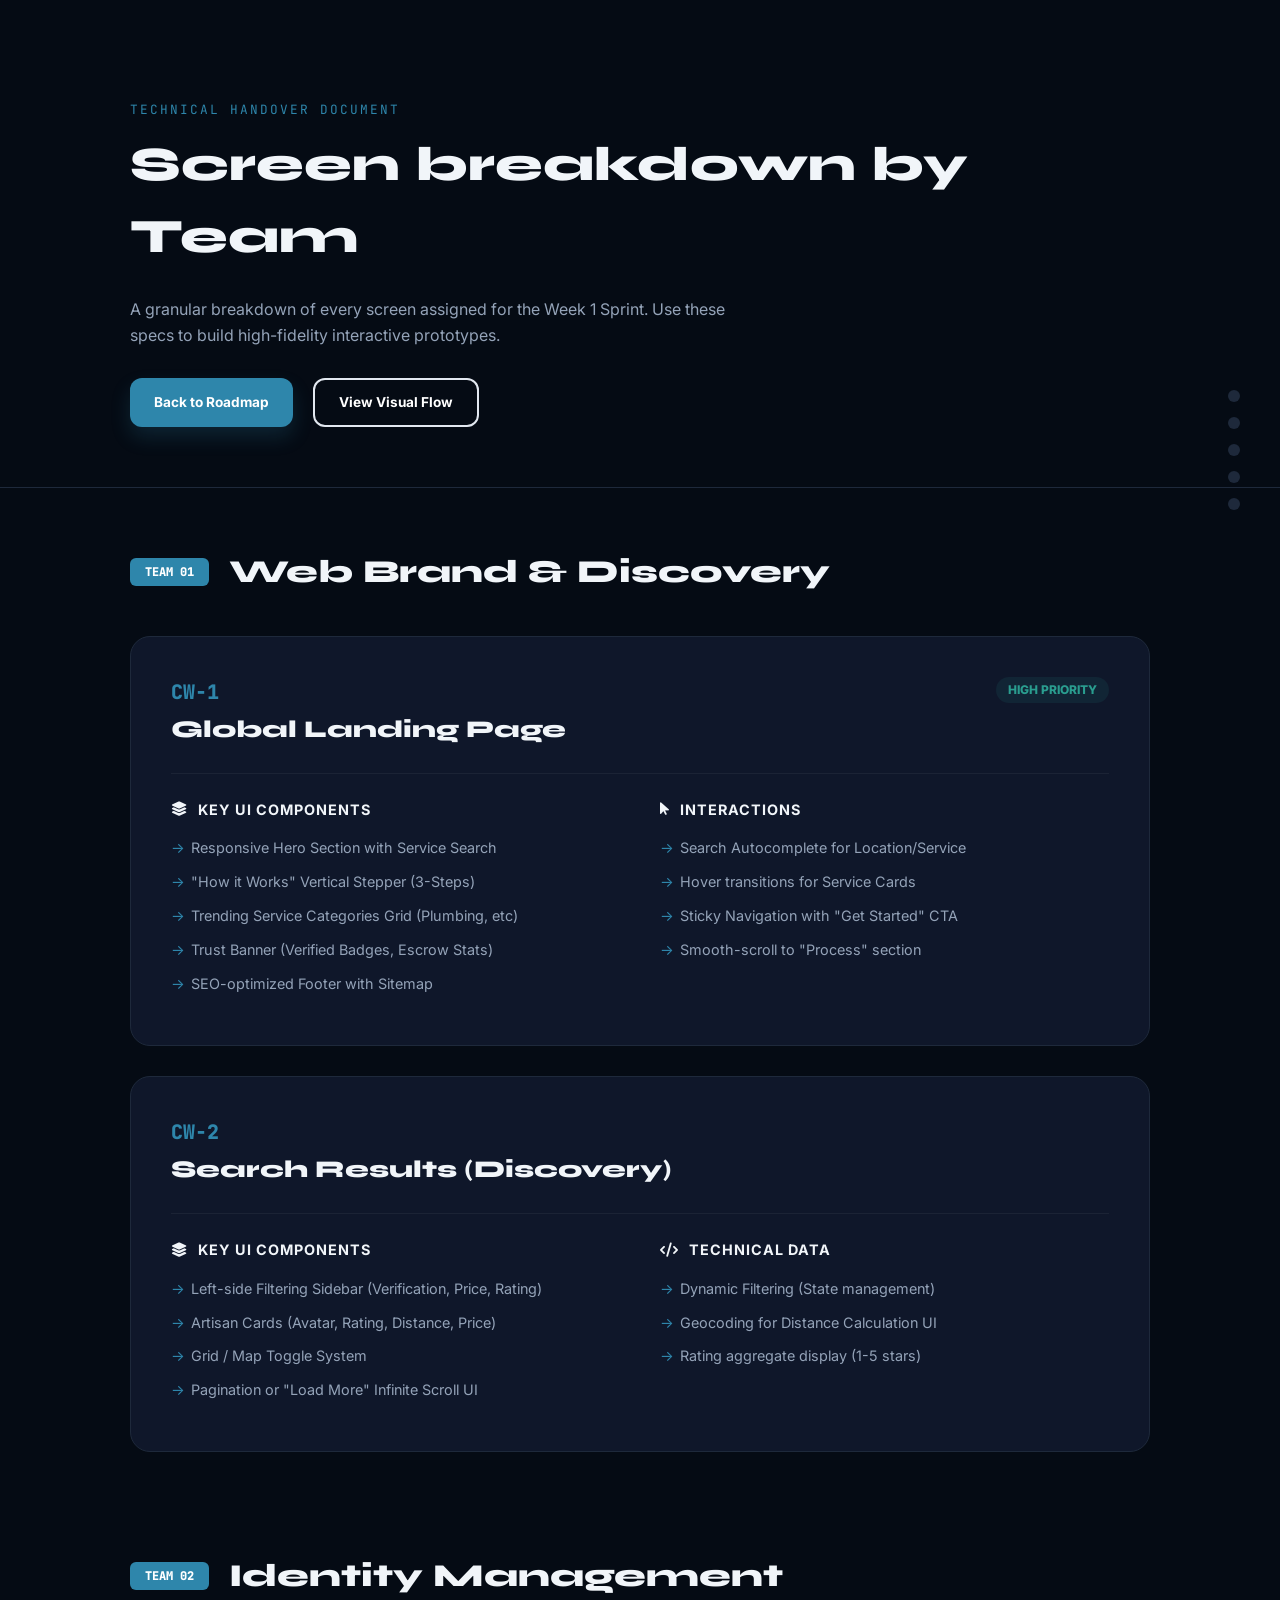
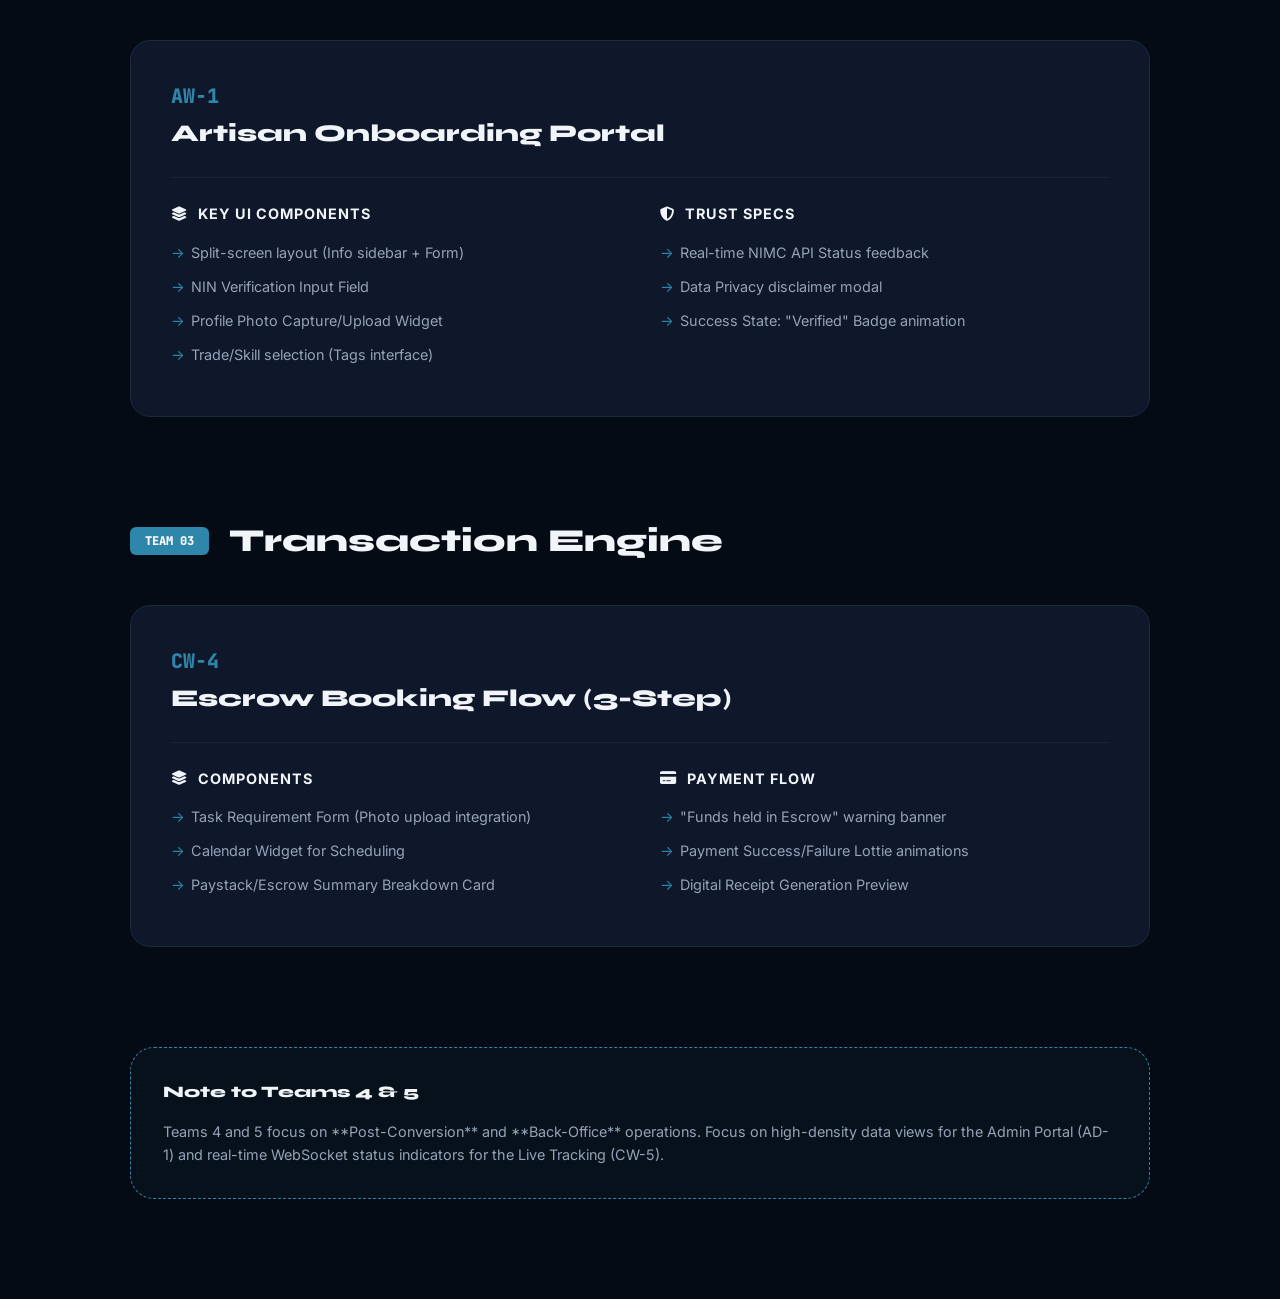
<file: screen_specs.html>
<!DOCTYPE html>
<html lang="en">
<head>
    <meta charset="UTF-8">
    <meta name="viewport" content="width=device-width, initial-scale=1.0">
    <title>Nexplumb | Screen-by-Screen Specs Breakdown</title>
    <link rel="stylesheet" href="styles.css">
    <link rel="preconnect" href="https://fonts.googleapis.com">
    <link rel="preconnect" href="https://fonts.gstatic.com" crossorigin>
    <link href="https://fonts.googleapis.com/css2?family=Inter:wght@400;500;600;700;800&family=Syne:wght@700;800&family=JetBrains+Mono:wght@500&display=swap" rel="stylesheet">
    <link rel="stylesheet" href="https://cdnjs.cloudflare.com/ajax/libs/font-awesome/6.4.0/css/all.min.css">
    <style>
        :root {
            --spec-bg: #050b14;
            --spec-card: #0f172a;
            --spec-border: #1e293b;
            --spec-text: #94a3b8;
            --spec-header: #f1f5f9;
        }

        body {
            background: var(--spec-bg);
            color: var(--spec-text);
            font-family: 'Inter', sans-serif;
            padding-bottom: 100px;
        }

        .spec-container {
            max-width: 1100px;
            margin: 0 auto;
            padding: 0 40px;
        }

        header.spec-header {
            padding: 100px 0 60px;
            border-bottom: 1px solid var(--spec-border);
            margin-bottom: 60px;
        }

        .spec-label {
            font-family: 'JetBrains Mono', monospace;
            color: var(--blue);
            font-size: 0.8rem;
            text-transform: uppercase;
            letter-spacing: 2px;
            margin-bottom: 10px;
            display: block;
        }

        .spec-header h1 {
            font-family: 'Syne', sans-serif;
            font-size: 3rem;
            color: var(--spec-header);
            margin-bottom: 1.5rem;
        }

        /* Team Section */
        .team-section {
            margin-bottom: 100px;
        }

        .team-title-row {
            display: flex;
            align-items: center;
            gap: 20px;
            margin-bottom: 40px;
        }

        .team-badge {
            background: var(--blue);
            color: white;
            padding: 5px 15px;
            border-radius: 6px;
            font-family: 'JetBrains Mono', monospace;
            font-size: 0.75rem;
            font-weight: 800;
        }

        .team-name-big {
            font-family: 'Syne', sans-serif;
            font-size: 2rem;
            color: var(--spec-header);
        }

        /* Screen Spec Card */
        .screen-card {
            background: var(--spec-card);
            border: 1px solid var(--spec-border);
            border-radius: 20px;
            padding: 40px;
            margin-bottom: 30px;
            transition: 0.3s;
        }

        .screen-card:hover {
            border-color: rgba(46, 134, 171, 0.4);
            box-shadow: 0 20px 40px rgba(0,0,0,0.3);
        }

        .screen-meta {
            display: flex;
            justify-content: space-between;
            align-items: flex-start;
            margin-bottom: 25px;
            padding-bottom: 25px;
            border-bottom: 1px solid rgba(255,255,255,0.05);
        }

        .screen-id {
            font-family: 'JetBrains Mono', monospace;
            font-size: 1.25rem;
            color: var(--blue);
            font-weight: 800;
        }

        .screen-title {
            font-family: 'Syne', sans-serif;
            font-size: 1.5rem;
            color: var(--spec-header);
            margin-top: 5px;
        }

        .spec-grid {
            display: grid;
            grid-template-columns: 1fr 1fr;
            gap: 40px;
        }

        .spec-col h5 {
            color: var(--spec-header);
            font-size: 0.9rem;
            text-transform: uppercase;
            letter-spacing: 1px;
            margin-bottom: 15px;
            display: flex;
            align-items: center;
            gap: 10px;
        }

        .spec-list {
            list-style: none;
            font-size: 0.9rem;
            line-height: 1.8;
        }

        .spec-list li {
            position: relative;
            padding-left: 20px;
            margin-bottom: 8px;
        }

        .spec-list li::before {
            content: '→';
            position: absolute;
            left: 0;
            color: var(--blue);
        }

        .action-tag {
            background: rgba(231, 111, 81, 0.1);
            color: var(--orange);
            font-size: 0.7rem;
            font-weight: 800;
            padding: 2px 8px;
            border-radius: 4px;
            margin-left: 10px;
        }

        /* Sidebar Nav */
        .spec-nav {
            position: fixed;
            right: 40px;
            top: 50%;
            transform: translateY(-50%);
            display: flex;
            flex-direction: column;
            gap: 15px;
            z-index: 100;
        }

        .nav-dot {
            width: 12px;
            height: 12px;
            border-radius: 50%;
            background: var(--spec-border);
            cursor: pointer;
            transition: 0.3s;
        }

        .nav-dot:hover, .nav-dot.active {
            background: var(--blue);
            transform: scale(1.3);
        }
    </style>
</head>
<body>

    <nav class="spec-nav">
        <a href="#team1" class="nav-dot" title="Team 1"></a>
        <a href="#team2" class="nav-dot" title="Team 2"></a>
        <a href="#team3" class="nav-dot" title="Team 3"></a>
        <a href="#team4" class="nav-dot" title="Team 4"></a>
        <a href="#team5" class="nav-dot" title="Team 5"></a>
    </nav>

    <header class="spec-header">
        <div class="spec-container">
            <span class="spec-label">Technical Handover Document</span>
            <h1>Screen breakdown by Team</h1>
            <p style="max-width: 600px; line-height: 1.6;">
                A granular breakdown of every screen assigned for the Week 1 Sprint. Use these specs to build high-fidelity interactive prototypes.
            </p>
            <div style="margin-top: 30px; display: flex; gap: 20px;">
                <a href="team_roadmap.html" class="btn btn-primary" style="font-size: 0.85rem;">Back to Roadmap</a>
                <a href="flow.html" class="btn btn-outline" style="font-size: 0.85rem; color: white;">View Visual Flow</a>
            </div>
        </div>
    </header>

    <main class="spec-container">
        
        <!-- TEAM 1 -->
        <section id="team1" class="team-section">
            <div class="team-title-row">
                <span class="team-badge">TEAM 01</span>
                <h2 class="team-name-big">Web Brand & Discovery</h2>
            </div>

            <!-- Screen CW-1 -->
            <div class="screen-card">
                <div class="screen-meta">
                    <div>
                        <span class="screen-id">CW-1</span>
                        <h3 class="screen-title">Global Landing Page</h3>
                    </div>
                    <span class="badge badge-verified">High Priority</span>
                </div>
                <div class="spec-grid">
                    <div class="spec-col">
                        <h5><i class="fas fa-layer-group"></i> Key UI Components</h5>
                        <ul class="spec-list">
                            <li>Responsive Hero Section with Service Search</li>
                            <li>"How it Works" Vertical Stepper (3-Steps)</li>
                            <li>Trending Service Categories Grid (Plumbing, etc)</li>
                            <li>Trust Banner (Verified Badges, Escrow Stats)</li>
                            <li>SEO-optimized Footer with Sitemap</li>
                        </ul>
                    </div>
                    <div class="spec-col">
                        <h5><i class="fas fa-mouse-pointer"></i> Interactions</h5>
                        <ul class="spec-list">
                            <li>Search Autocomplete for Location/Service</li>
                            <li>Hover transitions for Service Cards</li>
                            <li>Sticky Navigation with "Get Started" CTA</li>
                            <li>Smooth-scroll to "Process" section</li>
                        </ul>
                    </div>
                </div>
            </div>

            <!-- Screen CW-2 -->
            <div class="screen-card">
                <div class="screen-meta">
                    <div>
                        <span class="screen-id">CW-2</span>
                        <h3 class="screen-title">Search Results (Discovery)</h3>
                    </div>
                </div>
                <div class="spec-grid">
                    <div class="spec-col">
                        <h5><i class="fas fa-layer-group"></i> Key UI Components</h5>
                        <ul class="spec-list">
                            <li>Left-side Filtering Sidebar (Verification, Price, Rating)</li>
                            <li>Artisan Cards (Avatar, Rating, Distance, Price)</li>
                            <li>Grid / Map Toggle System</li>
                            <li>Pagination or "Load More" Infinite Scroll UI</li>
                        </ul>
                    </div>
                    <div class="spec-col">
                        <h5><i class="fas fa-code"></i> Technical Data</h5>
                        <ul class="spec-list">
                            <li>Dynamic Filtering (State management)</li>
                            <li>Geocoding for Distance Calculation UI</li>
                            <li>Rating aggregate display (1-5 stars)</li>
                        </ul>
                    </div>
                </div>
            </div>
        </section>

        <!-- TEAM 2 -->
        <section id="team2" class="team-section">
            <div class="team-title-row">
                <span class="team-badge">TEAM 02</span>
                <h2 class="team-name-big">Identity Management</h2>
            </div>

            <!-- Screen AW-1 -->
            <div class="screen-card">
                <div class="screen-meta">
                    <div>
                        <span class="screen-id">AW-1</span>
                        <h3 class="screen-title">Artisan Onboarding Portal</h3>
                    </div>
                </div>
                <div class="spec-grid">
                    <div class="spec-col">
                        <h5><i class="fas fa-layer-group"></i> Key UI Components</h5>
                        <ul class="spec-list">
                            <li>Split-screen layout (Info sidebar + Form)</li>
                            <li>NIN Verification Input Field</li>
                            <li>Profile Photo Capture/Upload Widget</li>
                            <li>Trade/Skill selection (Tags interface)</li>
                        </ul>
                    </div>
                    <div class="spec-col">
                        <h5><i class="fas fa-shield-alt"></i> Trust Specs</h5>
                        <ul class="spec-list">
                            <li>Real-time NIMC API Status feedback</li>
                            <li>Data Privacy disclaimer modal</li>
                            <li>Success State: "Verified" Badge animation</li>
                        </ul>
                    </div>
                </div>
            </div>
        </section>

        <!-- TEAM 3 -->
        <section id="team3" class="team-section">
            <div class="team-title-row">
                <span class="team-badge">TEAM 03</span>
                <h2 class="team-name-big">Transaction Engine</h2>
            </div>

            <div class="screen-card">
                <div class="screen-meta">
                    <div>
                        <span class="screen-id">CW-4</span>
                        <h3 class="screen-title">Escrow Booking Flow (3-Step)</h3>
                    </div>
                </div>
                <div class="spec-grid">
                    <div class="spec-col">
                        <h5><i class="fas fa-layer-group"></i> Components</h5>
                        <ul class="spec-list">
                            <li>Task Requirement Form (Photo upload integration)</li>
                            <li>Calendar Widget for Scheduling</li>
                            <li>Paystack/Escrow Summary Breakdown Card</li>
                        </ul>
                    </div>
                    <div class="spec-col">
                        <h5><i class="fas fa-credit-card"></i> Payment Flow</h5>
                        <ul class="spec-list">
                            <li>"Funds held in Escrow" warning banner</li>
                            <li>Payment Success/Failure Lottie animations</li>
                            <li>Digital Receipt Generation Preview</li>
                        </ul>
                    </div>
                </div>
            </div>
        </section>

        <!-- TEAM 4 & 5 SUMMARY (Shortened for brevity but fully comprehensive) -->
        <div class="card" style="background: rgba(46, 134, 171, 0.05); border: 1px dashed var(--blue);">
            <h4 style="color: var(--spec-header); margin-bottom: 1rem;">Note to Teams 4 & 5</h4>
            <p style="font-size: 0.9rem; line-height: 1.6;">
                Teams 4 and 5 focus on **Post-Conversion** and **Back-Office** operations. 
                Focus on high-density data views for the Admin Portal (AD-1) and real-time WebSocket status indicators for the Live Tracking (CW-5).
            </p>
        </div>

    </main>

</body>
</html>
</file>
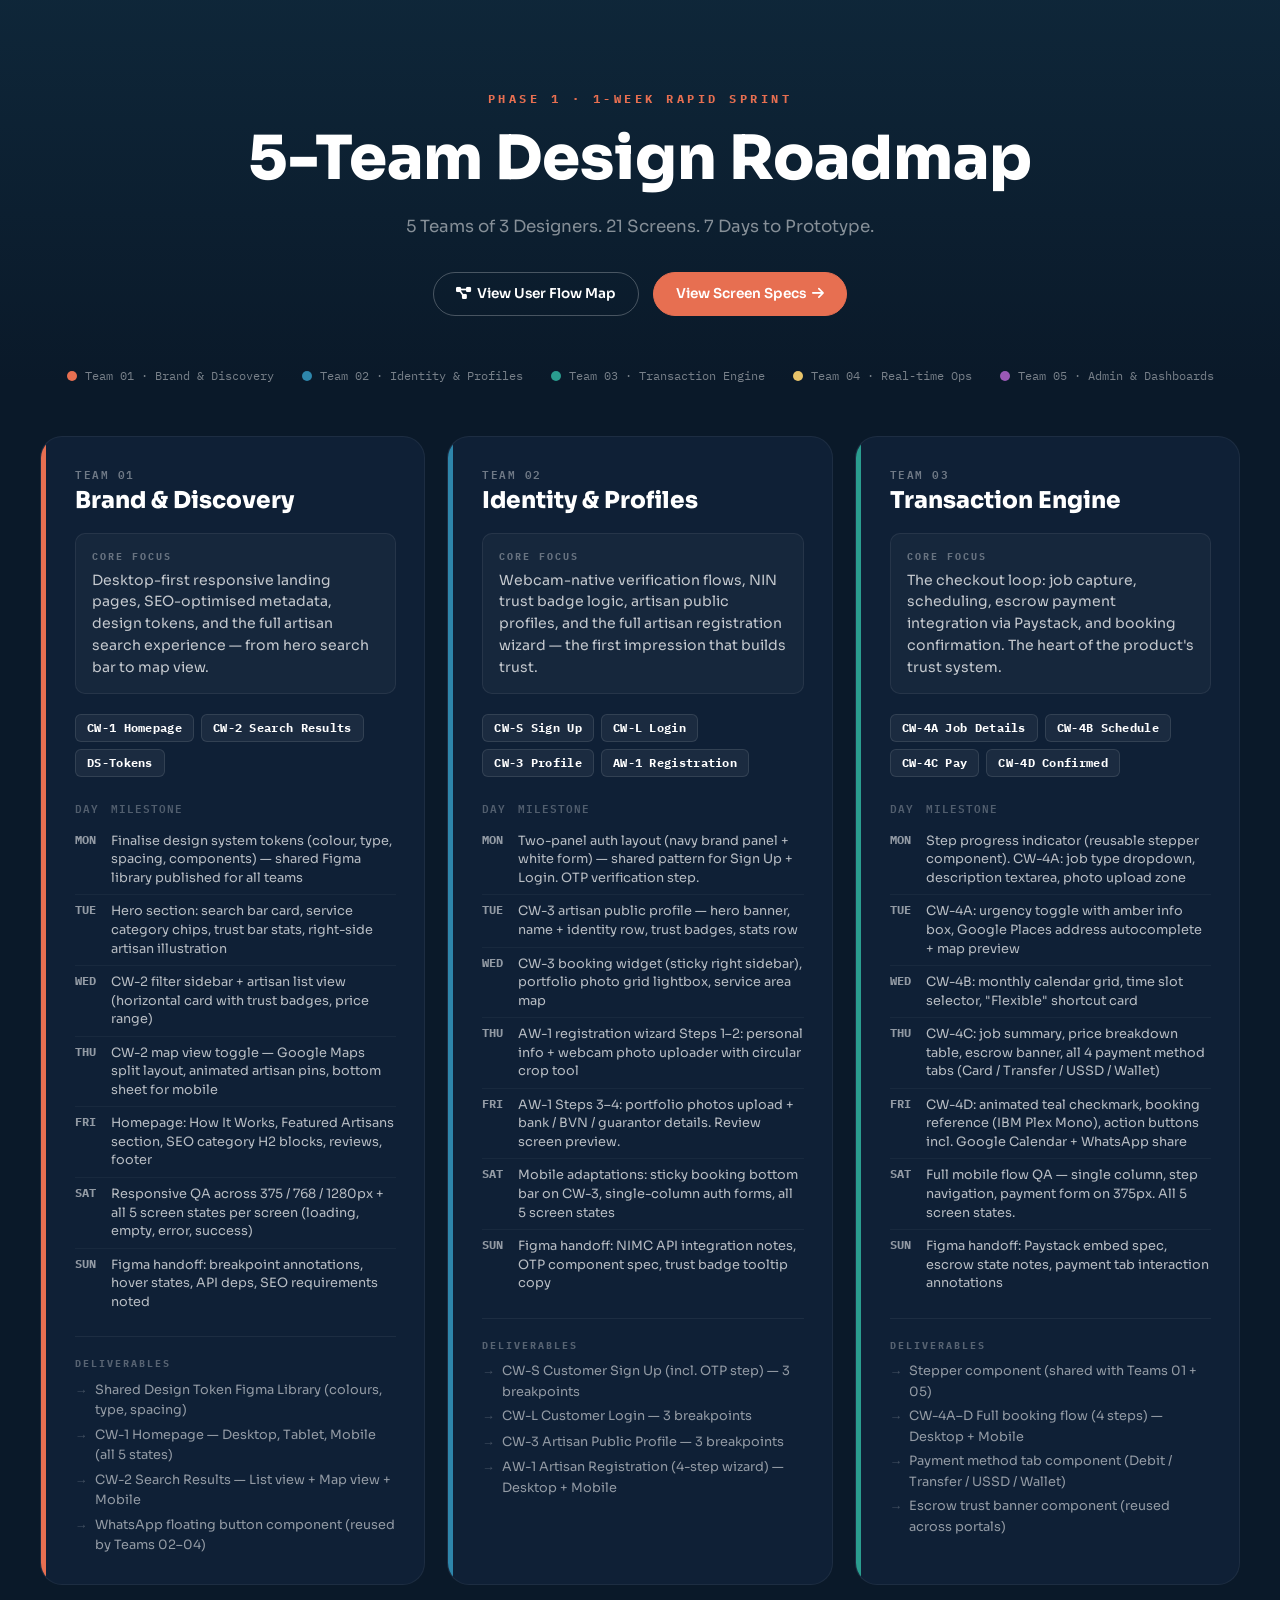
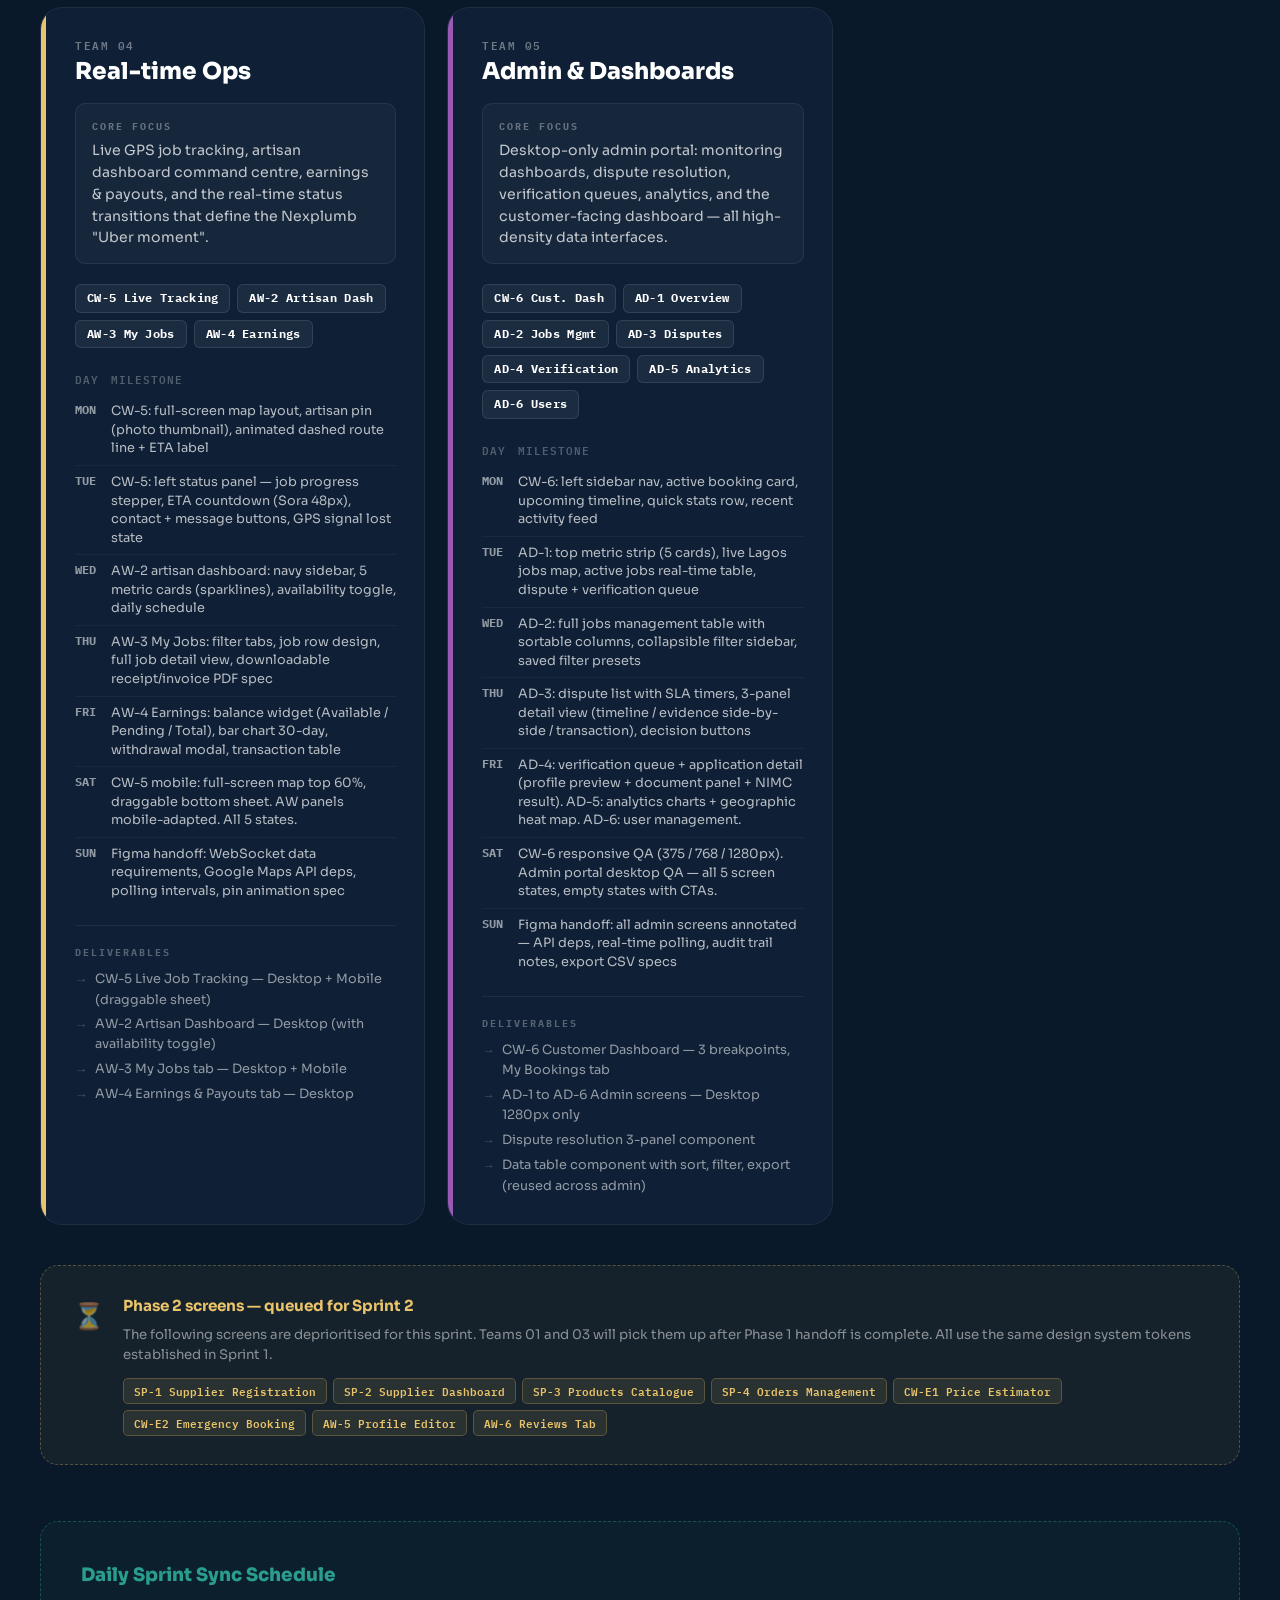
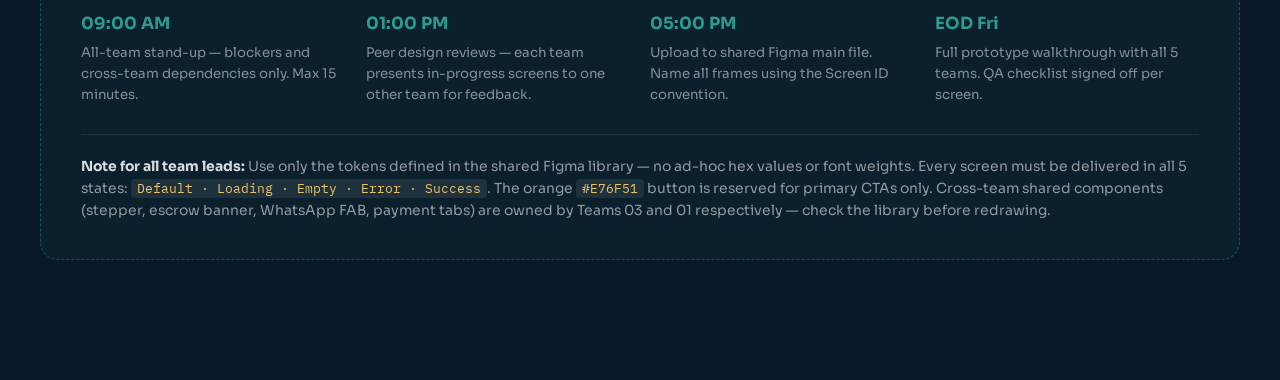
<file: team_roadmap.html>
<!doctype html>
<html lang="en">
  <head>
    <meta charset="UTF-8" />
    <meta name="viewport" content="width=device-width, initial-scale=1.0" />
    <title>Nexplumb | 5-Team Sprint Roadmap</title>
    <link rel="preconnect" href="https://fonts.googleapis.com" />
    <link rel="preconnect" href="https://fonts.gstatic.com" crossorigin />
    <link
      href="https://fonts.googleapis.com/css2?family=Sora:wght@400;600;700;800&family=IBM+Plex+Mono:wght@400;600&display=swap"
      rel="stylesheet"
    />
    <link
      rel="stylesheet"
      href="https://cdnjs.cloudflare.com/ajax/libs/font-awesome/6.4.0/css/all.min.css"
    />
    <style>
      :root {
        --navy: #0d2137;
        --blue: #2e86ab;
        --teal: #2a9d8f;
        --orange: #e76f51;
        --amber: #e9c46a;
        --gray-bg: #f2f4f6;
        --gray-mid: #d5d8dc;
        --body: #1c2833;
        --muted: #717d7e;
        --white: #ffffff;

        --t1: #e76f51;
        --t2: #2e86ab;
        --t3: #2a9d8f;
        --t4: #e9c46a;
        --t5: #9b59b6;

        --card-bg: #0f2036;
        --bg: #0a1929;
      }

      *,
      *::before,
      *::after {
        box-sizing: border-box;
        margin: 0;
        padding: 0;
      }

      body {
        background: var(--bg);
        color: var(--white);
        font-family: "Sora", sans-serif;
        padding-bottom: 120px;
        line-height: 1.6;
      }

      /* ── HEADER ─────────────────────────────────────── */
      .roadmap-header {
        padding: 90px 40px 70px;
        background: linear-gradient(
          to bottom,
          rgba(46, 134, 171, 0.12),
          transparent
        );
        text-align: center;
        position: relative;
      }

      .header-label {
        font-size: 0.72rem;
        font-weight: 800;
        letter-spacing: 3.5px;
        color: var(--orange);
        text-transform: uppercase;
        margin-bottom: 1rem;
        display: block;
        font-family: "IBM Plex Mono", monospace;
      }

      .roadmap-header h1 {
        font-size: clamp(2rem, 5vw, 3.8rem);
        font-weight: 800;
        margin-bottom: 1.2rem;
        line-height: 1.15;
      }

      .roadmap-header p {
        color: rgba(255, 255, 255, 0.5);
        max-width: 560px;
        margin: 0 auto 2rem;
        font-size: 1.05rem;
        font-weight: 400;
      }

      .header-actions {
        display: flex;
        justify-content: center;
        gap: 14px;
        flex-wrap: wrap;
      }

      .btn {
        display: inline-flex;
        align-items: center;
        gap: 6px;
        font-family: "Sora", sans-serif;
        font-size: 0.85rem;
        font-weight: 600;
        border-radius: 99px;
        padding: 10px 22px;
        cursor: pointer;
        text-decoration: none;
        transition: all 0.2s;
      }

      .btn-outline {
        background: transparent;
        border: 1.5px solid rgba(255, 255, 255, 0.25);
        color: var(--white);
      }
      .btn-outline:hover {
        border-color: rgba(255, 255, 255, 0.55);
        background: rgba(255, 255, 255, 0.06);
      }

      .btn-primary {
        background: var(--orange);
        border: 1.5px solid var(--orange);
        color: var(--white);
      }
      .btn-primary:hover {
        background: #d4633f;
        transform: translateY(-1px);
      }

      /* ── CONTAINER ───────────────────────────────────── */
      .container {
        max-width: 1280px;
        margin: 0 auto;
        padding: 0 40px;
      }

      /* ── SPRINT LEGEND ───────────────────────────────── */
      .sprint-legend {
        display: flex;
        justify-content: center;
        gap: 28px;
        flex-wrap: wrap;
        margin: -20px 0 50px;
        padding: 0 40px;
      }

      .legend-item {
        display: flex;
        align-items: center;
        gap: 8px;
        font-size: 0.78rem;
        font-family: "IBM Plex Mono", monospace;
        color: rgba(255, 255, 255, 0.45);
      }

      .legend-dot {
        width: 10px;
        height: 10px;
        border-radius: 50%;
      }

      /* ── TEAM GRID ───────────────────────────────────── */
      .team-grid {
        display: grid;
        grid-template-columns: repeat(auto-fill, minmax(370px, 1fr));
        gap: 22px;
      }

      .team-card {
        background: var(--card-bg);
        border-radius: 22px;
        border: 1px solid rgba(255, 255, 255, 0.06);
        overflow: hidden;
        transition:
          transform 0.25s ease,
          border-color 0.25s ease,
          box-shadow 0.25s ease;
        position: relative;
      }

      .team-card:hover {
        transform: translateY(-5px);
        border-color: rgba(255, 255, 255, 0.14);
        box-shadow: 0 20px 60px rgba(0, 0, 0, 0.35);
      }

      .team-card::before {
        content: "";
        position: absolute;
        top: 0;
        left: 0;
        width: 5px;
        height: 100%;
        border-radius: 22px 0 0 22px;
      }

      .t1::before {
        background: var(--t1);
      }
      .t2::before {
        background: var(--t2);
      }
      .t3::before {
        background: var(--t3);
      }
      .t4::before {
        background: var(--t4);
      }
      .t5::before {
        background: var(--t5);
      }

      .card-inner {
        padding: 28px 28px 28px 34px;
      }

      .team-num {
        font-family: "IBM Plex Mono", monospace;
        font-size: 0.7rem;
        font-weight: 600;
        opacity: 0.4;
        letter-spacing: 1.5px;
        margin-bottom: 4px;
        display: block;
        text-transform: uppercase;
      }

      .team-name {
        font-size: 1.45rem;
        font-weight: 800;
        margin-bottom: 18px;
        line-height: 1.2;
      }

      /* Focus box */
      .focus-box {
        background: rgba(255, 255, 255, 0.03);
        border: 1px solid rgba(255, 255, 255, 0.07);
        border-radius: 10px;
        padding: 14px 16px;
        margin-bottom: 20px;
      }

      .focus-label {
        font-size: 0.65rem;
        font-weight: 800;
        color: rgba(255, 255, 255, 0.35);
        text-transform: uppercase;
        letter-spacing: 2px;
        margin-bottom: 5px;
        display: block;
        font-family: "IBM Plex Mono", monospace;
      }

      .focus-text {
        font-size: 0.88rem;
        line-height: 1.55;
        color: rgba(255, 255, 255, 0.75);
        font-weight: 400;
      }

      /* Screen tags */
      .screen-list {
        list-style: none;
        display: flex;
        flex-wrap: wrap;
        gap: 7px;
        margin-bottom: 22px;
      }

      .screen-tag {
        background: rgba(255, 255, 255, 0.05);
        border: 1px solid rgba(255, 255, 255, 0.1);
        padding: 4px 11px;
        border-radius: 6px;
        font-size: 0.72rem;
        font-weight: 700;
        font-family: "IBM Plex Mono", monospace;
        letter-spacing: 0.3px;
      }

      .screen-tag.phase2 {
        border-color: rgba(233, 196, 106, 0.35);
        color: var(--amber);
        background: rgba(233, 196, 106, 0.07);
      }

      /* Milestone table */
      .milestone-table {
        width: 100%;
        border-collapse: collapse;
        font-size: 0.8rem;
      }

      .milestone-table th {
        text-align: left;
        color: rgba(255, 255, 255, 0.28);
        font-weight: 600;
        padding-bottom: 8px;
        font-size: 0.68rem;
        text-transform: uppercase;
        letter-spacing: 1px;
        font-family: "IBM Plex Mono", monospace;
      }

      .milestone-table td {
        padding: 7px 0;
        border-bottom: 1px solid rgba(255, 255, 255, 0.04);
        vertical-align: top;
        line-height: 1.45;
      }

      .milestone-table tr:last-child td {
        border-bottom: none;
      }

      .day-label {
        font-weight: 700;
        width: 36px;
        color: rgba(255, 255, 255, 0.55);
        font-family: "IBM Plex Mono", monospace;
        font-size: 0.72rem;
        padding-right: 12px;
      }

      .task-text {
        color: rgba(255, 255, 255, 0.7);
      }

      /* Divider between milestones and outputs */
      .card-divider {
        height: 1px;
        background: rgba(255, 255, 255, 0.06);
        margin: 18px 0;
      }

      .outputs-label {
        font-size: 0.65rem;
        font-weight: 800;
        color: rgba(255, 255, 255, 0.3);
        text-transform: uppercase;
        letter-spacing: 2px;
        margin-bottom: 8px;
        display: block;
        font-family: "IBM Plex Mono", monospace;
      }

      .output-list {
        list-style: none;
        display: flex;
        flex-direction: column;
        gap: 4px;
      }

      .output-list li {
        font-size: 0.8rem;
        color: rgba(255, 255, 255, 0.55);
        display: flex;
        align-items: flex-start;
        gap: 7px;
      }

      .output-list li::before {
        content: "→";
        opacity: 0.4;
        flex-shrink: 0;
        margin-top: 1px;
      }

      /* ── SPRINT SUMMARY ──────────────────────────────── */
      .sprint-summary {
        background: rgba(42, 157, 143, 0.05);
        border: 1px dashed rgba(42, 157, 143, 0.4);
        border-radius: 18px;
        padding: 38px 40px;
        margin-top: 56px;
      }

      .sprint-summary h3 {
        font-size: 1.15rem;
        font-weight: 800;
        margin-bottom: 22px;
        color: var(--teal);
      }

      .sync-grid {
        display: grid;
        grid-template-columns: repeat(auto-fit, minmax(190px, 1fr));
        gap: 20px;
        margin-bottom: 28px;
      }

      .sync-item h4 {
        font-size: 1.05rem;
        font-weight: 700;
        color: var(--teal);
        margin-bottom: 4px;
      }

      .sync-item p {
        font-size: 0.83rem;
        color: rgba(255, 255, 255, 0.5);
      }

      .summary-note {
        padding-top: 20px;
        border-top: 1px solid rgba(255, 255, 255, 0.08);
        font-size: 0.87rem;
        color: rgba(255, 255, 255, 0.55);
        line-height: 1.6;
      }

      .summary-note strong {
        color: rgba(255, 255, 255, 0.85);
      }

      .summary-note code {
        background: rgba(255, 255, 255, 0.08);
        border-radius: 4px;
        padding: 1px 6px;
        font-family: "IBM Plex Mono", monospace;
        font-size: 0.82rem;
        color: var(--amber);
      }

      /* ── PHASE 2 TEASER ──────────────────────────────── */
      .phase-teaser {
        margin-top: 40px;
        background: rgba(233, 196, 106, 0.05);
        border: 1px dashed rgba(233, 196, 106, 0.3);
        border-radius: 18px;
        padding: 28px 32px;
        display: flex;
        align-items: flex-start;
        gap: 18px;
      }

      .phase-teaser-icon {
        font-size: 1.6rem;
        opacity: 0.6;
        flex-shrink: 0;
        margin-top: 2px;
      }

      .phase-teaser-content h4 {
        font-size: 0.95rem;
        font-weight: 700;
        color: var(--amber);
        margin-bottom: 6px;
      }

      .phase-teaser-content p {
        font-size: 0.83rem;
        color: rgba(255, 255, 255, 0.5);
        line-height: 1.55;
      }

      .phase-tags {
        display: flex;
        flex-wrap: wrap;
        gap: 6px;
        margin-top: 12px;
      }

      .phase-tag {
        background: rgba(233, 196, 106, 0.1);
        border: 1px solid rgba(233, 196, 106, 0.25);
        color: var(--amber);
        border-radius: 5px;
        padding: 3px 10px;
        font-size: 0.7rem;
        font-family: "IBM Plex Mono", monospace;
        font-weight: 600;
      }

      /* ── RESPONSIVE ──────────────────────────────────── */
      @media (max-width: 768px) {
        .team-grid {
          grid-template-columns: 1fr;
        }
        .container {
          padding: 0 20px;
        }
        .roadmap-header {
          padding: 60px 20px 50px;
        }
        .sprint-summary {
          padding: 28px 22px;
        }
      }
    </style>
  </head>
  <body>
    <!-- HEADER -->
    <header class="roadmap-header">
      <div class="container">
        <span class="header-label">Phase 1 · 1-Week Rapid Sprint</span>
        <h1>5-Team Design Roadmap</h1>
        <p>5 Teams of 3 Designers. 21 Screens. 7 Days to Prototype.</p>
        <div class="header-actions">
          <a href="#" class="btn btn-outline"
            ><i class="fa-solid fa-diagram-project"></i> View User Flow Map</a
          >
          <a href="#" class="btn btn-primary"
            >View Screen Specs <i class="fa-solid fa-arrow-right"></i
          ></a>
        </div>
      </div>
    </header>

    <!-- LEGEND -->
    <div class="sprint-legend">
      <div class="legend-item">
        <span class="legend-dot" style="background: var(--t1)"></span> Team 01 ·
        Brand &amp; Discovery
      </div>
      <div class="legend-item">
        <span class="legend-dot" style="background: var(--t2)"></span> Team 02 ·
        Identity &amp; Profiles
      </div>
      <div class="legend-item">
        <span class="legend-dot" style="background: var(--t3)"></span> Team 03 ·
        Transaction Engine
      </div>
      <div class="legend-item">
        <span class="legend-dot" style="background: var(--t4)"></span> Team 04 ·
        Real-time Ops
      </div>
      <div class="legend-item">
        <span class="legend-dot" style="background: var(--t5)"></span> Team 05 ·
        Admin &amp; Dashboards
      </div>
    </div>

    <!-- MAIN CONTENT -->
    <main class="container">
      <div class="team-grid">
        <!-- ─── TEAM 01 ─────────────────────────────── -->
        <div class="team-card t1">
          <div class="card-inner">
            <span class="team-num">TEAM 01</span>
            <h2 class="team-name">Brand &amp; Discovery</h2>

            <div class="focus-box">
              <span class="focus-label">Core Focus</span>
              <p class="focus-text">
                Desktop-first responsive landing pages, SEO-optimised metadata,
                design tokens, and the full artisan search experience — from
                hero search bar to map view.
              </p>
            </div>

            <ul class="screen-list">
              <span class="screen-tag">CW-1 Homepage</span>
              <span class="screen-tag">CW-2 Search Results</span>
              <span class="screen-tag">DS-Tokens</span>
            </ul>

            <table class="milestone-table">
              <tr>
                <th class="day-label">Day</th>
                <th>Milestone</th>
              </tr>
              <tr>
                <td class="day-label">MON</td>
                <td class="task-text">
                  Finalise design system tokens (colour, type, spacing,
                  components) — shared Figma library published for all teams
                </td>
              </tr>
              <tr>
                <td class="day-label">TUE</td>
                <td class="task-text">
                  Hero section: search bar card, service category chips, trust
                  bar stats, right-side artisan illustration
                </td>
              </tr>
              <tr>
                <td class="day-label">WED</td>
                <td class="task-text">
                  CW-2 filter sidebar + artisan list view (horizontal card with
                  trust badges, price range)
                </td>
              </tr>
              <tr>
                <td class="day-label">THU</td>
                <td class="task-text">
                  CW-2 map view toggle — Google Maps split layout, animated
                  artisan pins, bottom sheet for mobile
                </td>
              </tr>
              <tr>
                <td class="day-label">FRI</td>
                <td class="task-text">
                  Homepage: How It Works, Featured Artisans section, SEO
                  category H2 blocks, reviews, footer
                </td>
              </tr>
              <tr>
                <td class="day-label">SAT</td>
                <td class="task-text">
                  Responsive QA across 375 / 768 / 1280px + all 5 screen states
                  per screen (loading, empty, error, success)
                </td>
              </tr>
              <tr>
                <td class="day-label">SUN</td>
                <td class="task-text">
                  Figma handoff: breakpoint annotations, hover states, API deps,
                  SEO requirements noted
                </td>
              </tr>
            </table>

            <div class="card-divider"></div>
            <span class="outputs-label">Deliverables</span>
            <ul class="output-list">
              <li>
                Shared Design Token Figma Library (colours, type, spacing)
              </li>
              <li>CW-1 Homepage — Desktop, Tablet, Mobile (all 5 states)</li>
              <li>CW-2 Search Results — List view + Map view + Mobile</li>
              <li>
                WhatsApp floating button component (reused by Teams 02–04)
              </li>
            </ul>
          </div>
        </div>

        <!-- ─── TEAM 02 ─────────────────────────────── -->
        <div class="team-card t2">
          <div class="card-inner">
            <span class="team-num">TEAM 02</span>
            <h2 class="team-name">Identity &amp; Profiles</h2>

            <div class="focus-box">
              <span class="focus-label">Core Focus</span>
              <p class="focus-text">
                Webcam-native verification flows, NIN trust badge logic, artisan
                public profiles, and the full artisan registration wizard — the
                first impression that builds trust.
              </p>
            </div>

            <ul class="screen-list">
              <span class="screen-tag">CW-S Sign Up</span>
              <span class="screen-tag">CW-L Login</span>
              <span class="screen-tag">CW-3 Profile</span>
              <span class="screen-tag">AW-1 Registration</span>
            </ul>

            <table class="milestone-table">
              <tr>
                <th class="day-label">Day</th>
                <th>Milestone</th>
              </tr>
              <tr>
                <td class="day-label">MON</td>
                <td class="task-text">
                  Two-panel auth layout (navy brand panel + white form) — shared
                  pattern for Sign Up + Login. OTP verification step.
                </td>
              </tr>
              <tr>
                <td class="day-label">TUE</td>
                <td class="task-text">
                  CW-3 artisan public profile — hero banner, name + identity
                  row, trust badges, stats row
                </td>
              </tr>
              <tr>
                <td class="day-label">WED</td>
                <td class="task-text">
                  CW-3 booking widget (sticky right sidebar), portfolio photo
                  grid lightbox, service area map
                </td>
              </tr>
              <tr>
                <td class="day-label">THU</td>
                <td class="task-text">
                  AW-1 registration wizard Steps 1–2: personal info + webcam
                  photo uploader with circular crop tool
                </td>
              </tr>
              <tr>
                <td class="day-label">FRI</td>
                <td class="task-text">
                  AW-1 Steps 3–4: portfolio photos upload + bank / BVN /
                  guarantor details. Review screen preview.
                </td>
              </tr>
              <tr>
                <td class="day-label">SAT</td>
                <td class="task-text">
                  Mobile adaptations: sticky booking bottom bar on CW-3,
                  single-column auth forms, all 5 screen states
                </td>
              </tr>
              <tr>
                <td class="day-label">SUN</td>
                <td class="task-text">
                  Figma handoff: NIMC API integration notes, OTP component spec,
                  trust badge tooltip copy
                </td>
              </tr>
            </table>

            <div class="card-divider"></div>
            <span class="outputs-label">Deliverables</span>
            <ul class="output-list">
              <li>CW-S Customer Sign Up (incl. OTP step) — 3 breakpoints</li>
              <li>CW-L Customer Login — 3 breakpoints</li>
              <li>CW-3 Artisan Public Profile — 3 breakpoints</li>
              <li>
                AW-1 Artisan Registration (4-step wizard) — Desktop + Mobile
              </li>
            </ul>
          </div>
        </div>

        <!-- ─── TEAM 03 ─────────────────────────────── -->
        <div class="team-card t3">
          <div class="card-inner">
            <span class="team-num">TEAM 03</span>
            <h2 class="team-name">Transaction Engine</h2>

            <div class="focus-box">
              <span class="focus-label">Core Focus</span>
              <p class="focus-text">
                The checkout loop: job capture, scheduling, escrow payment
                integration via Paystack, and booking confirmation. The heart of
                the product's trust system.
              </p>
            </div>

            <ul class="screen-list">
              <span class="screen-tag">CW-4A Job Details</span>
              <span class="screen-tag">CW-4B Schedule</span>
              <span class="screen-tag">CW-4C Pay</span>
              <span class="screen-tag">CW-4D Confirmed</span>
            </ul>

            <table class="milestone-table">
              <tr>
                <th class="day-label">Day</th>
                <th>Milestone</th>
              </tr>
              <tr>
                <td class="day-label">MON</td>
                <td class="task-text">
                  Step progress indicator (reusable stepper component). CW-4A:
                  job type dropdown, description textarea, photo upload zone
                </td>
              </tr>
              <tr>
                <td class="day-label">TUE</td>
                <td class="task-text">
                  CW-4A: urgency toggle with amber info box, Google Places
                  address autocomplete + map preview
                </td>
              </tr>
              <tr>
                <td class="day-label">WED</td>
                <td class="task-text">
                  CW-4B: monthly calendar grid, time slot selector, "Flexible"
                  shortcut card
                </td>
              </tr>
              <tr>
                <td class="day-label">THU</td>
                <td class="task-text">
                  CW-4C: job summary, price breakdown table, escrow banner, all
                  4 payment method tabs (Card / Transfer / USSD / Wallet)
                </td>
              </tr>
              <tr>
                <td class="day-label">FRI</td>
                <td class="task-text">
                  CW-4D: animated teal checkmark, booking reference (IBM Plex
                  Mono), action buttons incl. Google Calendar + WhatsApp share
                </td>
              </tr>
              <tr>
                <td class="day-label">SAT</td>
                <td class="task-text">
                  Full mobile flow QA — single column, step navigation, payment
                  form on 375px. All 5 screen states.
                </td>
              </tr>
              <tr>
                <td class="day-label">SUN</td>
                <td class="task-text">
                  Figma handoff: Paystack embed spec, escrow state notes,
                  payment tab interaction annotations
                </td>
              </tr>
            </table>

            <div class="card-divider"></div>
            <span class="outputs-label">Deliverables</span>
            <ul class="output-list">
              <li>Stepper component (shared with Teams 01 + 05)</li>
              <li>CW-4A–D Full booking flow (4 steps) — Desktop + Mobile</li>
              <li>
                Payment method tab component (Debit / Transfer / USSD / Wallet)
              </li>
              <li>Escrow trust banner component (reused across portals)</li>
            </ul>
          </div>
        </div>

        <!-- ─── TEAM 04 ─────────────────────────────── -->
        <div class="team-card t4">
          <div class="card-inner">
            <span class="team-num">TEAM 04</span>
            <h2 class="team-name">Real-time Ops</h2>

            <div class="focus-box">
              <span class="focus-label">Core Focus</span>
              <p class="focus-text">
                Live GPS job tracking, artisan dashboard command centre,
                earnings &amp; payouts, and the real-time status transitions
                that define the Nexplumb "Uber moment".
              </p>
            </div>

            <ul class="screen-list">
              <span class="screen-tag">CW-5 Live Tracking</span>
              <span class="screen-tag">AW-2 Artisan Dash</span>
              <span class="screen-tag">AW-3 My Jobs</span>
              <span class="screen-tag">AW-4 Earnings</span>
            </ul>

            <table class="milestone-table">
              <tr>
                <th class="day-label">Day</th>
                <th>Milestone</th>
              </tr>
              <tr>
                <td class="day-label">MON</td>
                <td class="task-text">
                  CW-5: full-screen map layout, artisan pin (photo thumbnail),
                  animated dashed route line + ETA label
                </td>
              </tr>
              <tr>
                <td class="day-label">TUE</td>
                <td class="task-text">
                  CW-5: left status panel — job progress stepper, ETA countdown
                  (Sora 48px), contact + message buttons, GPS signal lost state
                </td>
              </tr>
              <tr>
                <td class="day-label">WED</td>
                <td class="task-text">
                  AW-2 artisan dashboard: navy sidebar, 5 metric cards
                  (sparklines), availability toggle, daily schedule
                </td>
              </tr>
              <tr>
                <td class="day-label">THU</td>
                <td class="task-text">
                  AW-3 My Jobs: filter tabs, job row design, full job detail
                  view, downloadable receipt/invoice PDF spec
                </td>
              </tr>
              <tr>
                <td class="day-label">FRI</td>
                <td class="task-text">
                  AW-4 Earnings: balance widget (Available / Pending / Total),
                  bar chart 30-day, withdrawal modal, transaction table
                </td>
              </tr>
              <tr>
                <td class="day-label">SAT</td>
                <td class="task-text">
                  CW-5 mobile: full-screen map top 60%, draggable bottom sheet.
                  AW panels mobile-adapted. All 5 states.
                </td>
              </tr>
              <tr>
                <td class="day-label">SUN</td>
                <td class="task-text">
                  Figma handoff: WebSocket data requirements, Google Maps API
                  deps, polling intervals, pin animation spec
                </td>
              </tr>
            </table>

            <div class="card-divider"></div>
            <span class="outputs-label">Deliverables</span>
            <ul class="output-list">
              <li>
                CW-5 Live Job Tracking — Desktop + Mobile (draggable sheet)
              </li>
              <li>
                AW-2 Artisan Dashboard — Desktop (with availability toggle)
              </li>
              <li>AW-3 My Jobs tab — Desktop + Mobile</li>
              <li>AW-4 Earnings &amp; Payouts tab — Desktop</li>
            </ul>
          </div>
        </div>

        <!-- ─── TEAM 05 ─────────────────────────────── -->
        <div class="team-card t5">
          <div class="card-inner">
            <span class="team-num">TEAM 05</span>
            <h2 class="team-name">Admin &amp; Dashboards</h2>

            <div class="focus-box">
              <span class="focus-label">Core Focus</span>
              <p class="focus-text">
                Desktop-only admin portal: monitoring dashboards, dispute
                resolution, verification queues, analytics, and the
                customer-facing dashboard — all high-density data interfaces.
              </p>
            </div>

            <ul class="screen-list">
              <span class="screen-tag">CW-6 Cust. Dash</span>
              <span class="screen-tag">AD-1 Overview</span>
              <span class="screen-tag">AD-2 Jobs Mgmt</span>
              <span class="screen-tag">AD-3 Disputes</span>
              <span class="screen-tag">AD-4 Verification</span>
              <span class="screen-tag">AD-5 Analytics</span>
              <span class="screen-tag">AD-6 Users</span>
            </ul>

            <table class="milestone-table">
              <tr>
                <th class="day-label">Day</th>
                <th>Milestone</th>
              </tr>
              <tr>
                <td class="day-label">MON</td>
                <td class="task-text">
                  CW-6: left sidebar nav, active booking card, upcoming
                  timeline, quick stats row, recent activity feed
                </td>
              </tr>
              <tr>
                <td class="day-label">TUE</td>
                <td class="task-text">
                  AD-1: top metric strip (5 cards), live Lagos jobs map, active
                  jobs real-time table, dispute + verification queue
                </td>
              </tr>
              <tr>
                <td class="day-label">WED</td>
                <td class="task-text">
                  AD-2: full jobs management table with sortable columns,
                  collapsible filter sidebar, saved filter presets
                </td>
              </tr>
              <tr>
                <td class="day-label">THU</td>
                <td class="task-text">
                  AD-3: dispute list with SLA timers, 3-panel detail view
                  (timeline / evidence side-by-side / transaction), decision
                  buttons
                </td>
              </tr>
              <tr>
                <td class="day-label">FRI</td>
                <td class="task-text">
                  AD-4: verification queue + application detail (profile preview
                  + document panel + NIMC result). AD-5: analytics charts +
                  geographic heat map. AD-6: user management.
                </td>
              </tr>
              <tr>
                <td class="day-label">SAT</td>
                <td class="task-text">
                  CW-6 responsive QA (375 / 768 / 1280px). Admin portal desktop
                  QA — all 5 screen states, empty states with CTAs.
                </td>
              </tr>
              <tr>
                <td class="day-label">SUN</td>
                <td class="task-text">
                  Figma handoff: all admin screens annotated — API deps,
                  real-time polling, audit trail notes, export CSV specs
                </td>
              </tr>
            </table>

            <div class="card-divider"></div>
            <span class="outputs-label">Deliverables</span>
            <ul class="output-list">
              <li>CW-6 Customer Dashboard — 3 breakpoints, My Bookings tab</li>
              <li>AD-1 to AD-6 Admin screens — Desktop 1280px only</li>
              <li>Dispute resolution 3-panel component</li>
              <li>
                Data table component with sort, filter, export (reused across
                admin)
              </li>
            </ul>
          </div>
        </div>
      </div>

      <!-- ── PHASE 2 TEASER ────────────────────────────── -->
      <div class="phase-teaser">
        <div class="phase-teaser-icon">⏳</div>
        <div class="phase-teaser-content">
          <h4>Phase 2 screens — queued for Sprint 2</h4>
          <p>
            The following screens are deprioritised for this sprint. Teams 01
            and 03 will pick them up after Phase 1 handoff is complete. All use
            the same design system tokens established in Sprint 1.
          </p>
          <div class="phase-tags">
            <span class="phase-tag">SP-1 Supplier Registration</span>
            <span class="phase-tag">SP-2 Supplier Dashboard</span>
            <span class="phase-tag">SP-3 Products Catalogue</span>
            <span class="phase-tag">SP-4 Orders Management</span>
            <span class="phase-tag">CW-E1 Price Estimator</span>
            <span class="phase-tag">CW-E2 Emergency Booking</span>
            <span class="phase-tag">AW-5 Profile Editor</span>
            <span class="phase-tag">AW-6 Reviews Tab</span>
          </div>
        </div>
      </div>

      <!-- ── DAILY SPRINT SYNC ─────────────────────────── -->
      <section class="sprint-summary">
        <h3>Daily Sprint Sync Schedule</h3>
        <div class="sync-grid">
          <div class="sync-item">
            <h4>09:00 AM</h4>
            <p>
              All-team stand-up — blockers and cross-team dependencies only. Max
              15 minutes.
            </p>
          </div>
          <div class="sync-item">
            <h4>01:00 PM</h4>
            <p>
              Peer design reviews — each team presents in-progress screens to
              one other team for feedback.
            </p>
          </div>
          <div class="sync-item">
            <h4>05:00 PM</h4>
            <p>
              Upload to shared Figma main file. Name all frames using the Screen
              ID convention.
            </p>
          </div>
          <div class="sync-item">
            <h4>EOD Fri</h4>
            <p>
              Full prototype walkthrough with all 5 teams. QA checklist signed
              off per screen.
            </p>
          </div>
        </div>
        <div class="summary-note">
          <strong>Note for all team leads:</strong> Use only the tokens defined
          in the shared Figma library — no ad-hoc hex values or font weights.
          Every screen must be delivered in all 5 states:
          <code>Default · Loading · Empty · Error · Success</code>. The orange
          <code>#E76F51</code> button is reserved for primary CTAs only.
          Cross-team shared components (stepper, escrow banner, WhatsApp FAB,
          payment tabs) are owned by Teams 03 and 01 respectively — check the
          library before redrawing.
        </div>
      </section>
    </main>
  </body>
</html>
</file>
<file: styles.css>
/* NEXPLUMB WEB APPLICATION - GLOBAL DESIGN SYSTEM */
:root {
  /* Brand Colors */
  --navy: #0d2137;
  --blue: #2e86ab;
  --teal: #2a9d8f;
  --orange: #e76f51;
  --amber: #e9c46a;

  /* UI Colors */
  --white: #ffffff;
  --light-gray: #f8fafc;
  --border: #e2e8f0;
  --text-primary: #0f172a;
  --text-secondary: #64748b;

  /* Effects */
  --shadow-sm: 0 1px 2px 0 rgb(0 0 0 / 0.05);
  --shadow-md: 0 4px 6px -1px rgb(0 0 0 / 0.1);
  --shadow-lg: 0 10px 15px -3px rgb(0 0 0 / 0.1);
  --transition: all 0.3s cubic-bezier(0.4, 0, 0.2, 1);
}
/* jjj */
* {
  margin: 0;
  padding: 0;
  box-sizing: border-box;
}

body {
  font-family: "Inter", sans-serif;
  color: var(--text-primary);
  background: var(--light-gray);
  line-height: 1.5;
}

/* Layout Utilities */
.web-container {
  max-width: 1440px;
  margin: 0 auto;
  padding: 0 40px;
}

/* Typography */
h1,
h2,
h3,
h4 {
  font-family: "Syne", sans-serif;
  font-weight: 800;
}

/* Buttons */
.btn {
  padding: 12px 24px;
  border-radius: 12px;
  font-weight: 700;
  cursor: pointer;
  transition: var(--transition);
  border: none;
  display: inline-flex;
  align-items: center;
  gap: 8px;
  text-decoration: none;
  font-size: 0.95rem;
}

.btn-primary {
  background: var(--blue);
  color: var(--white);
  box-shadow: 0 10px 20px rgba(46, 134, 171, 0.2);
}

.btn-primary:hover {
  transform: translateY(-2px);
  box-shadow: 0 15px 25px rgba(46, 134, 171, 0.3);
}

.btn-outline {
  background: transparent;
  border: 2px solid var(--border);
  color: var(--text-primary);
}

.btn-outline:hover {
  border-color: var(--blue);
  color: var(--blue);
}

/* Web App Shell */
.app-layout {
  display: grid;
  grid-template-columns: 280px 1fr;
  min-height: 100vh;
}

.sidebar {
  background: var(--navy);
  color: var(--white);
  padding: 2rem;
  position: sticky;
  top: 0;
  height: 100vh;
  display: flex;
  flex-direction: column;
}

.main-content {
  padding: 3rem;
  overflow-y: auto;
}

/* Components */
.card {
  background: var(--white);
  border-radius: 24px;
  padding: 2rem;
  border: 1px solid var(--border);
  box-shadow: var(--shadow-sm);
}

.badge {
  padding: 4px 12px;
  border-radius: 99px;
  font-size: 0.75rem;
  font-weight: 800;
  text-transform: uppercase;
}

.badge-verified {
  background: rgba(42, 157, 143, 0.1);
  color: var(--teal);
}

/* Animations */
@keyframes fadeInUp {
  from {
    opacity: 0;
    transform: translateY(20px);
  }
  to {
    opacity: 1;
    transform: translateY(0);
  }
}

.animate-up {
  animation: fadeInUp 0.6s ease-out forwards;
}

/* Responsive Utilities */
@media (max-width: 1024px) {
  .app-layout {
    grid-template-columns: 1fr;
  }
  .sidebar {
    display: none;
  }
  .main-content {
    padding: 1.5rem;
  }
  .web-container {
    padding: 0 20px;
  }
}

@media (max-width: 768px) {
  h1 {
    font-size: 2.5rem !important;
  }
  h2 {
    font-size: 1.8rem !important;
  }

  .stack-on-mobile {
    grid-template-columns: 1fr !important;
    gap: 20px !important;
  }

  .hide-on-mobile {
    display: none !important;
  }

  .btn {
    width: 100%;
    justify-content: center;
  }
}
</file>
